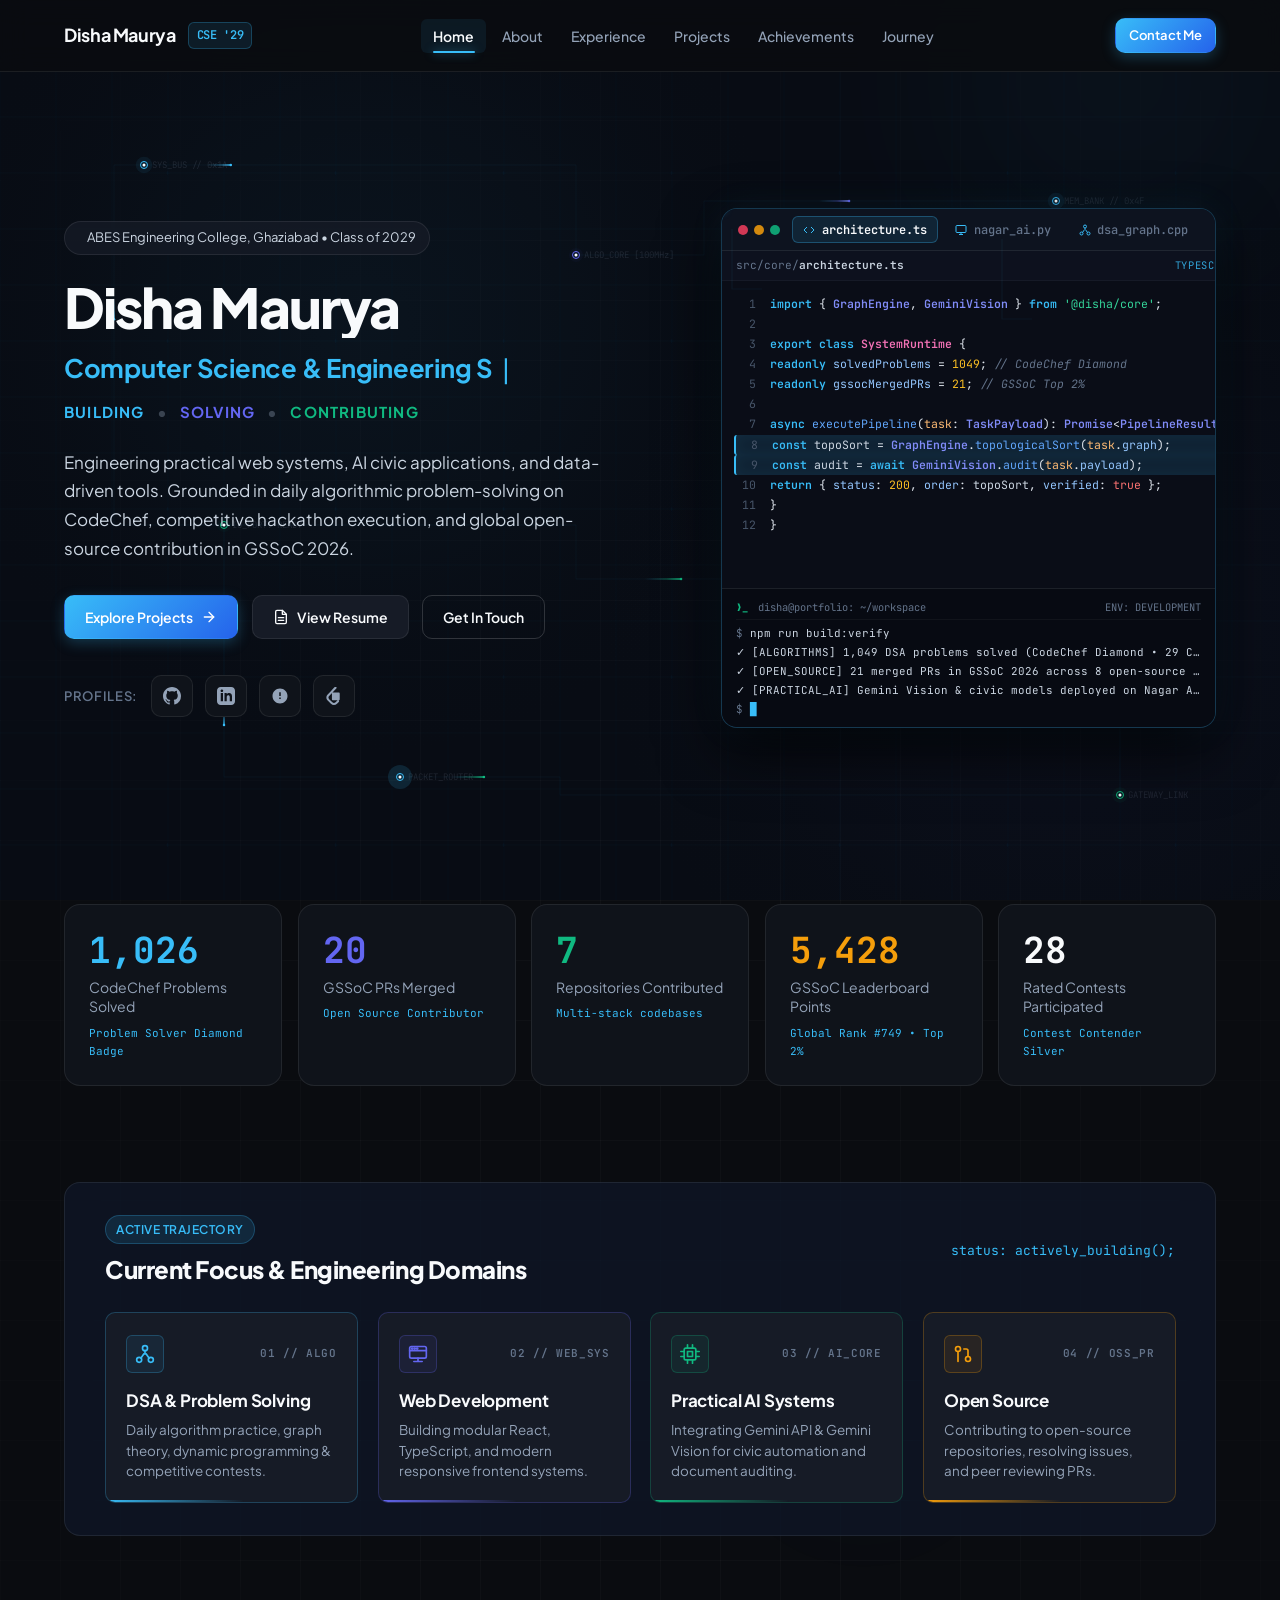
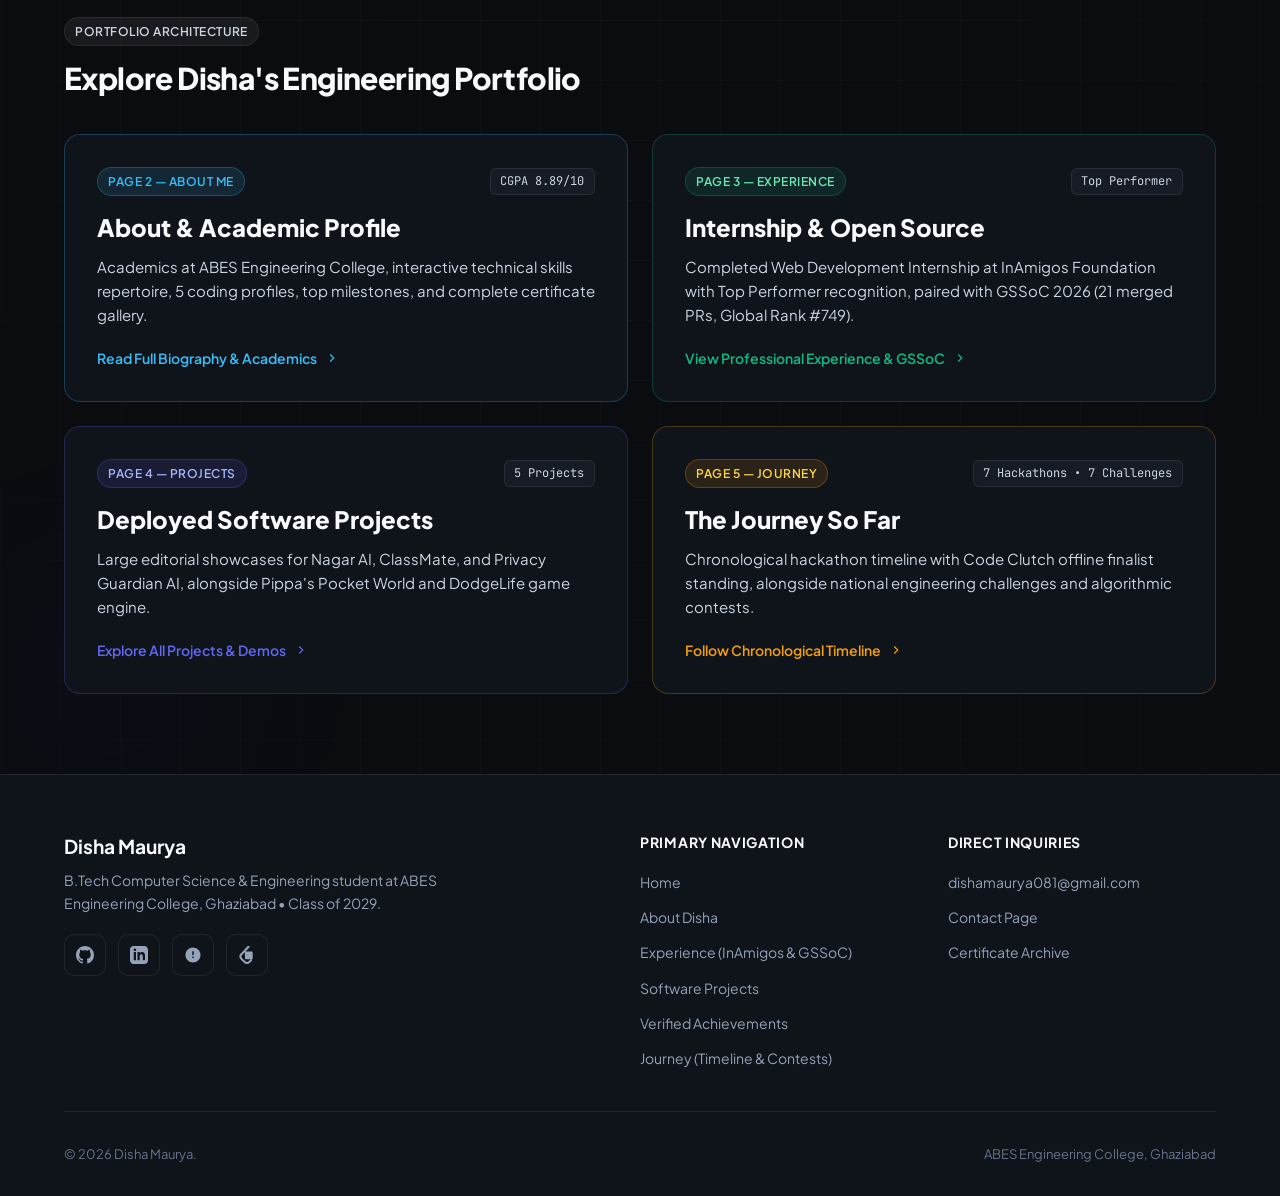
<file: index.html>
<!DOCTYPE html>
<html lang="en">
<head>
  <meta charset="UTF-8">
  <meta name="viewport" content="width=device-width, initial-scale=1.0">
  <meta name="description" content="Disha Maurya — B.Tech Computer Science & Engineering Student at ABES Engineering College, Ghaziabad. Software development, practical AI applications, algorithmic problem solving (1,049+ problems), open source (GSSoC 2026 Top 2%), and hackathons.">
  <title>Disha Maurya | Computer Science & Engineering Portfolio</title>
  <link rel="stylesheet" href="css/style.css">
  <link rel="stylesheet" href="css/animations.css">
  <link rel="icon" type="image/svg+xml" href="data:image/svg+xml,<svg xmlns='http://www.w3.org/2000/svg' viewBox='0 0 24 24' fill='%2338bdf8'><path d='M12 2L2 7l10 5 10-5-10-5zM2 17l10 5 10-5M2 12l10 5 10-5'/></svg>">
</head>
<body>

  <!-- Site Navigation (5 Core Pages) -->
  <header class="site-header">
    <div class="container nav-container">
      <a href="index.html" class="brand-logo" aria-label="Disha Maurya Home">
        <span>Disha Maurya</span>
        <span class="brand-badge">CSE '29</span>
      </a>

      <nav aria-label="Main Navigation">
        <ul class="nav-links">
          <li><a href="index.html" class="nav-link active">Home</a></li>
          <li><a href="about.html" class="nav-link">About</a></li>
          <li><a href="experience.html" class="nav-link">Experience</a></li>
          <li><a href="projects.html" class="nav-link">Projects</a></li>
          <li><a href="achievements.html" class="nav-link">Achievements</a></li>
          <li><a href="journey.html" class="nav-link">Journey</a></li>
        </ul>
      </nav>

      <div class="nav-actions">
        <a href="contact.html" class="btn btn-primary btn-sm">Contact Me</a>
        <button class="mobile-toggle" aria-label="Toggle navigation menu" aria-expanded="false">
          <svg width="22" height="22" viewBox="0 0 24 24" fill="none" stroke="currentColor" stroke-width="2" stroke-linecap="round" stroke-linejoin="round">
            <line x1="3" y1="12" x2="21" y2="12"></line>
            <line x1="3" y1="6" x2="21" y2="6"></line>
            <line x1="3" y1="18" x2="21" y2="18"></line>
          </svg>
        </button>
      </div>
    </div>
  </header>

  <!-- Mobile Drawer -->
  <div class="mobile-backdrop"></div>
  <aside class="mobile-drawer">
    <div style="display: flex; justify-content: space-between; align-items: center; margin-bottom: 1.5rem; padding-bottom: 0.75rem; border-bottom: 1px solid var(--border-subtle);">
      <span style="font-weight: 700; font-size: 1rem;">Navigation</span>
      <span class="brand-badge">ABESEC</span>
    </div>
    <a href="index.html" class="nav-link active">Home</a>
    <a href="about.html" class="nav-link">About</a>
    <a href="experience.html" class="nav-link">Experience</a>
    <a href="projects.html" class="nav-link">Projects</a>
    <a href="achievements.html" class="nav-link">Achievements</a>
    <a href="journey.html" class="nav-link">Journey</a>
    <div style="margin-top: 1.5rem; padding-top: 1rem; border-top: 1px solid var(--border-subtle);">
      <a href="contact.html" class="btn btn-primary btn-sm" style="width: 100%; text-align: center;">Contact Me</a>
    </div>
  </aside>

  <!-- =====================================================================
       HERO SECTION — Two-Column Composition with Digital Centerpiece
       ===================================================================== -->
  <section class="hero-section" style="padding: 4.5rem 0 3.5rem; position: relative;">
    <div class="container">
      <div class="hero-grid">
        
        <!-- Left Column: Professional Narrative & CTAs -->
        <div class="hero-content">
          <div class="hero-status-pill hero-animate hero-anim-0" style="margin-bottom: 1.25rem;">
            <span class="status-indicator"></span>
            <span>ABES Engineering College, Ghaziabad • Class of 2029</span>
          </div>

          <h1 class="hero-title hero-animate hero-anim-1">
            <span class="hero-title-masked"><span class="hero-title-inner">Disha Maurya</span></span>
          </h1>

          <div class="hero-role hero-animate hero-anim-2">
            Computer Science &amp; Engineering Student
          </div>

          <div class="hero-animate hero-anim-3" style="display: flex; align-items: center; gap: 0.75rem; font-size: 0.9375rem; font-weight: 700; color: var(--text-muted); text-transform: uppercase; letter-spacing: 0.08em; margin-bottom: 1.5rem;">
            <span style="color: var(--accent-cyan);">Building</span>
            <span style="opacity: 0.35;">•</span>
            <span style="color: var(--accent-indigo);">Solving</span>
            <span style="opacity: 0.35;">•</span>
            <span style="color: var(--accent-emerald);">Contributing</span>
          </div>

          <p class="hero-desc hero-animate hero-anim-4">
            Engineering practical web systems, AI civic applications, and data-driven tools. Grounded in daily algorithmic problem-solving on CodeChef, competitive hackathon execution, and global open-source contribution in GSSoC 2026.
          </p>

          <div class="hero-cta-group hero-animate hero-anim-5">
            <a href="projects.html" class="btn btn-primary">
              <span>Explore Projects</span>
              <svg width="18" height="18" viewBox="0 0 24 24" fill="none" stroke="currentColor" stroke-width="2" stroke-linecap="round" stroke-linejoin="round">
                <line x1="5" y1="12" x2="19" y2="12"></line>
                <polyline points="12 5 19 12 12 19"></polyline>
              </svg>
            </a>

            <a href="Disha_Maurya_Resume.pdf" target="_blank" rel="noopener noreferrer" class="btn btn-secondary" id="heroResumeBtn" aria-label="View Disha Maurya's Resume in a new browser tab">
              <svg width="16" height="16" viewBox="0 0 24 24" fill="none" stroke="currentColor" stroke-width="2" stroke-linecap="round" stroke-linejoin="round">
                <path d="M14 2H6a2 2 0 0 0-2 2v16a2 2 0 0 0 2 2h12a2 2 0 0 0 2-2V8z"></path>
                <polyline points="14 2 14 8 20 8"></polyline>
                <line x1="16" y1="13" x2="8" y2="13"></line>
                <line x1="16" y1="17" x2="8" y2="17"></line>
              </svg>
              <span>View Resume</span>
            </a>

            <a href="about.html#contact" class="btn btn-outline">
              Get In Touch
            </a>
          </div>

          <!-- Social Links -->
          <div class="hero-animate hero-anim-6" style="display: flex; align-items: center; gap: 0.85rem; flex-wrap: wrap;">
            <span style="font-size: 0.8125rem; color: var(--text-dim); text-transform: uppercase; letter-spacing: 0.05em; font-weight: 600;">Profiles:</span>
            <div class="social-links">
              <a href="https://github.com/dishamaurya081-create" target="_blank" rel="noopener noreferrer" class="social-link" aria-label="GitHub"><svg viewBox="0 0 24 24" fill="currentColor"><path d="M12 0C5.37 0 0 5.37 0 12c0 5.31 3.435 9.795 8.205 11.385.6.105.825-.255.825-.57 0-.285-.015-1.23-.015-2.235-3.015.555-3.795-.735-4.035-1.41-.135-.345-.72-1.41-1.23-1.695-.42-.225-1.02-.78-.015-.795.945-.015 1.62.87 1.845 1.23 1.08 1.815 2.805 1.305 3.495.99.105-.78.42-1.305.765-1.605-2.67-.3-5.46-1.335-5.46-5.925 0-1.305.465-2.385 1.23-3.225-.12-.3-.54-1.53.12-3.18 0 0 1.005-.315 3.3 1.23.96-.27 1.98-.405 3-.405s2.04.135 3 .405c2.295-1.56 3.3-1.23 3.3-1.23.66 1.65.24 2.88.12 3.18.765.84 1.23 1.905 1.23 3.225 0 4.605-2.805 5.625-5.475 5.925.435.375.81 1.095.81 2.22 0 1.605-.015 2.895-.015 3.3 0 .315.225.69.825.57A12.02 12.02 0 0024 12c0-6.63-5.37-12-12-12z"/></svg></a>
              <a href="https://www.linkedin.com/in/disha-maurya-9996413b5/" target="_blank" rel="noopener noreferrer" class="social-link" aria-label="LinkedIn"><svg viewBox="0 0 24 24" fill="currentColor"><path d="M19 0h-14c-2.761 0-5 2.239-5 5v14c0 2.761 2.239 5 5 5h14c2.762 0 5-2.239 5-5v-14c0-2.761-2.238-5-5-5zm-11 19h-3v-11h3v11zm-1.5-12.268c-.966 0-1.75-.79-1.75-1.764s.784-1.764 1.75-1.764 1.75.79 1.75 1.764-.783 1.764-1.75 1.764zm13.5 12.268h-3v-5.604c0-3.368-4-3.113-4 0v5.604h-3v-11h3v1.765c1.396-2.586 7-2.777 7 2.476v6.759z"/></svg></a>
              <a href="https://www.codechef.com/users/disha081" target="_blank" rel="noopener noreferrer" class="social-link" aria-label="CodeChef"><svg viewBox="0 0 24 24" fill="currentColor"><path d="M12 2C6.48 2 2 6.48 2 12s4.48 10 10 10 10-4.48 10-10S17.52 2 12 2zm1 14h-2v-2h2v2zm0-4h-2V7h2v5z"/></svg></a>
              <a href="https://leetcode.com/u/disha081/" target="_blank" rel="noopener noreferrer" class="social-link" aria-label="LeetCode"><svg viewBox="0 0 24 24" fill="currentColor"><path d="M13.483 0a1.374 1.374 0 0 0-.961.438L7.116 6.226l-3.854 4.126a5.266 5.266 0 0 0-1.209 2.104 5.35 5.35 0 0 0-.125.513 5.527 5.527 0 0 0 .062 2.362 5.83 5.83 0 0 0 .349 1.017 5.938 5.938 0 0 0 1.271 1.818l4.277 4.193.039.038c2.248 2.165 5.852 2.133 8.063-.074l2.396-2.392c.54-.54.54-1.414.003-1.955a1.378 1.378 0 0 0-1.951-.003l-2.396 2.392a3.021 3.021 0 0 1-4.205.038l-.02-.019-4.276-4.193c-.652-.64-.972-1.469-.948-2.263a2.68 2.68 0 0 1 .666-1.607 2.6 2.6 0 0 1 .616-.499l3.8-4.069 5.36-5.748c.535-.541.535-1.418-.002-1.959A1.37 1.37 0 0 0 13.483 0zm-2.88 7.286c-.766 0-1.388.622-1.388 1.388v7.652c0 .766.622 1.388 1.388 1.388h7.652c.766 0 1.388-.622 1.388-1.388V8.674c0-.766-.622-1.388-1.388-1.388z"/></svg></a>
            </div>
          </div>
        </div>

        <!-- Right Column: Software Engineering Workspace & Systems Architecture -->
        <div class="hero-visual">
          <div class="cse-workspace-card" id="heroWorkspaceVisual" title="Disha Maurya — Interactive Software Engineering Architecture">
            
            <!-- Window IDE Header Bar -->
            <div class="workspace-titlebar">
              <div class="titlebar-controls" aria-hidden="true">
                <span class="control-dot dot-close"></span>
                <span class="control-dot dot-min"></span>
                <span class="control-dot dot-expand"></span>
              </div>
              <div class="workspace-tabs" role="tablist" aria-label="Code and Architecture Tabs">
                <button class="ws-tab active" data-tab="runtime" role="tab" aria-selected="true" id="tabRuntime">
                  <svg width="12" height="12" viewBox="0 0 24 24" fill="none" stroke="currentColor" stroke-width="2"><polyline points="16 18 22 12 16 6"></polyline><polyline points="8 6 2 12 8 18"></polyline></svg>
                  <span>architecture.ts</span>
                </button>
                <button class="ws-tab" data-tab="ai" role="tab" aria-selected="false" id="tabAI">
                  <svg width="12" height="12" viewBox="0 0 24 24" fill="none" stroke="currentColor" stroke-width="2"><rect x="2" y="3" width="20" height="14" rx="2"></rect><line x1="8" y1="21" x2="16" y2="21"></line><line x1="12" y1="17" x2="12" y2="21"></line></svg>
                  <span>nagar_ai.py</span>
                </button>
                <button class="ws-tab" data-tab="dsa" role="tab" aria-selected="false" id="tabDSA">
                  <svg width="12" height="12" viewBox="0 0 24 24" fill="none" stroke="currentColor" stroke-width="2"><circle cx="12" cy="5" r="3"></circle><circle cx="5" cy="19" r="3"></circle><circle cx="19" cy="19" r="3"></circle><path d="M12 8v4M7 17l3.5-5M17 17l-3.5-5"></path></svg>
                  <span>dsa_graph.cpp</span>
                </button>
              </div>
            </div>

            <!-- Workspace Body: Editor Pane + Systems Architecture Modules -->
            <div class="workspace-interior">
              
              <!-- Left Column: Code Editor with Syntax Highlighting -->
              <div class="workspace-editor-pane">
                <div class="editor-subbar">
                  <div class="file-path-indicator mono">
                    <span class="path-prefix">src/core/</span><span class="path-current" id="activeFileLabel">architecture.ts</span>
                  </div>
                  <span class="lang-pill mono" id="activeLangLabel">TYPESCRIPT</span>
                </div>
                <div class="code-viewport" id="codeViewport" aria-label="Code Editor Preview">
                  <!-- Dynamically rendered by hero-centerpiece.js -->
                </div>
              </div>

              <!-- Right Column: Connected Software Architecture Modules -->
              <div class="workspace-modules-pane">
                
                <!-- Module A: Algorithm & Data Structure Engine -->
                <div class="system-module algo-module" id="moduleAlgo">
                  <div class="module-header">
                    <div class="module-title-wrap">
                      <span class="module-badge badge-blue">ALGORITHM</span>
                      <span class="module-name mono">DSA Engine</span>
                    </div>
                    <span class="module-stat-pill mono">1,049+ Solved</span>
                  </div>
                  <div class="flowchart-container" aria-label="Algorithm Pipeline Flow">
                    <div class="flow-node">Stream</div>
                    <div class="flow-connector" aria-hidden="true">➔</div>
                    <div class="flow-node active-step" id="flowStep2">O(log N) Heap</div>
                    <div class="flow-connector" aria-hidden="true">➔</div>
                    <div class="flow-node" id="flowStep3">Topological DP</div>
                  </div>
                </div>

                <!-- Module B: Distributed Architecture Bus -->
                <div class="system-module arch-bus-module" id="moduleBus">
                  <div class="module-header">
                    <div class="module-title-wrap">
                      <span class="module-badge badge-purple">AI SYSTEMS</span>
                      <span class="module-name mono">Full-Stack Flow</span>
                    </div>
                    <span class="module-stat-pill mono text-cyan">REST / JSON</span>
                  </div>
                  <div class="bus-architecture-flow">
                    <div class="bus-tier">
                      <span class="tier-label mono">REACT</span>
                      <span class="tier-detail">TS Client</span>
                    </div>
                    <div class="bus-bridge" aria-hidden="true">
                      <span class="bridge-line"></span>
                      <span class="bridge-tag mono">API</span>
                    </div>
                    <div class="bus-tier">
                      <span class="tier-label mono">DATABASE</span>
                      <span class="tier-detail">PostgreSQL</span>
                    </div>
                  </div>
                </div>

                <!-- Module C: Open Source Verified Metric -->
                <div class="system-module oss-module" id="moduleOss">
                  <div class="module-header">
                    <div class="module-title-wrap">
                      <span class="module-badge badge-green">OPEN SOURCE</span>
                      <span class="module-name mono">GSSoC '26</span>
                    </div>
                    <span class="module-stat-pill mono text-emerald">21 PRs Merged</span>
                  </div>
                  <div class="oss-badges-row mono">
                    <span class="oss-chip">Global Rank #749</span>
                    <span class="oss-chip">Top 2%</span>
                    <span class="oss-chip">8 Repos</span>
                  </div>
                </div>

              </div>

            </div>

            <!-- Integrated Developer Terminal Console -->
            <div class="workspace-terminal-pane">
              <div class="terminal-header-bar mono">
                <div class="term-left">
                  <span class="term-icon">❯_</span>
                  <span class="term-path">disha@portfolio: ~/workspace</span>
                </div>
                <div class="term-right">
                  <span class="term-pill">ENV: DEVELOPMENT</span>
                </div>
              </div>
              <div class="terminal-console mono" id="terminalConsole" aria-live="polite">
                <div class="term-row"><span class="term-dim">$</span> npm run build:verify</div>
                <div class="term-row text-cyan">✓ [ALGORITHMS] 1,049 DSA problems solved (CodeChef Diamond • 29 Contests)</div>
                <div class="term-row text-emerald">✓ [OPEN_SOURCE] 21 merged PRs in GSSoC 2026 across 8 open-source repositories</div>
                <div class="term-row text-indigo">✓ [PRACTICAL_AI] Gemini Vision & civic models deployed on Nagar AI & Privacy Guardian</div>
                <div class="term-row active-cmd"><span class="term-dim">$</span> <span class="term-cursor">█</span></div>
              </div>
            </div>

            <!-- Structured 90-degree Circuit Trace Paths (Computer Architecture Conduits) -->
            <svg class="workspace-circuits-canvas" aria-hidden="true" preserveAspectRatio="none">
              <path class="circuit-path" d="M 10,20 L 10,80 L 40,80" fill="none"></path>
              <path class="circuit-path" d="M 280,30 L 280,110 L 310,110" fill="none"></path>
              <circle class="circuit-signal pulse-1" r="2.5"></circle>
              <circle class="circuit-signal pulse-2" r="2.5"></circle>
            </svg>

          </div>
        </div>

      </div>
    </div>
  </section>

  <!-- =====================================================================
       PROOF-OF-WORK VERIFIED STATS STRIP
       ===================================================================== -->
  <section class="container" style="margin-bottom: 4rem;">
    <div class="stats-grid">
      <div class="stat-card">
        <div class="stat-number" style="color: var(--accent-cyan);">1,049</div>
        <div class="stat-label">CodeChef Problems Solved</div>
        <span class="stat-tag">Problem Solver Diamond Badge</span>
      </div>
      <div class="stat-card">
        <div class="stat-number" style="color: var(--accent-indigo);">21</div>
        <div class="stat-label">GSSoC PRs Merged</div>
        <span class="stat-tag">Open Source Contributor</span>
      </div>
      <div class="stat-card">
        <div class="stat-number" style="color: var(--accent-emerald);">8</div>
        <div class="stat-label">Repositories Contributed</div>
        <span class="stat-tag">Multi-stack codebases</span>
      </div>
      <div class="stat-card">
        <div class="stat-number" style="color: var(--accent-amber);">5,550</div>
        <div class="stat-label">GSSoC Leaderboard Points</div>
        <span class="stat-tag">Global Rank #749 • Top 2%</span>
      </div>
      <div class="stat-card">
        <div class="stat-number" style="color: var(--text-primary);">29</div>
        <div class="stat-label">Rated Contests Participated</div>
        <span class="stat-tag">Contest Contender Silver</span>
      </div>
    </div>
  </section>

  <!-- =====================================================================
       CURRENT FOCUS SECTION
       ===================================================================== -->
  <section class="container" style="margin-bottom: 5rem;">
    <div style="background: rgba(15, 23, 42, 0.7); border: 1px solid var(--border-subtle); border-radius: var(--radius-lg); padding: 2rem 2.5rem;" class="reveal">
      <div style="display: flex; justify-content: space-between; align-items: center; gap: 1.5rem; flex-wrap: wrap; margin-bottom: 1.5rem;">
        <div>
          <span class="badge badge-cyan">Active Trajectory</span>
          <h2 style="font-size: 1.5rem; font-weight: 800; letter-spacing: -0.02em; margin-top: 0.35rem;">
            Current Focus & Engineering Domains
          </h2>
        </div>
        <span class="mono" style="font-size: 0.8125rem; color: var(--accent-cyan);">status: actively_building();</span>
      </div>

      <div class="grid-4 focus-domains-grid" style="display: grid; grid-template-columns: repeat(auto-fit, minmax(220px, 1fr)); gap: 1.25rem;">
        
        <div class="focus-domain-card focus-cyan reveal stagger-1">
          <div class="focus-domain-top">
            <div class="focus-domain-icon">
              <svg width="20" height="20" viewBox="0 0 24 24" fill="none" stroke="currentColor" stroke-width="2" stroke-linecap="round" stroke-linejoin="round">
                <circle cx="12" cy="5" r="3"></circle>
                <circle cx="5" cy="19" r="3"></circle>
                <circle cx="19" cy="19" r="3"></circle>
                <path d="M12 8v4M7 17l3.5-5M17 17l-3.5-5"></path>
              </svg>
            </div>
            <span class="focus-domain-tag mono">01 // ALGO</span>
          </div>
          <div class="focus-domain-title">DSA & Problem Solving</div>
          <div class="focus-domain-desc">Daily algorithm practice, graph theory, dynamic programming & competitive contests.</div>
          <div class="focus-domain-bar"></div>
        </div>

        <div class="focus-domain-card focus-indigo reveal stagger-2">
          <div class="focus-domain-top">
            <div class="focus-domain-icon">
              <svg width="20" height="20" viewBox="0 0 24 24" fill="none" stroke="currentColor" stroke-width="2" stroke-linecap="round" stroke-linejoin="round">
                <rect x="2" y="3" width="20" height="14" rx="2"></rect>
                <line x1="2" y1="8" x2="22" y2="8"></line>
                <circle cx="5" cy="5.5" r="0.75" fill="currentColor"></circle>
                <circle cx="8" cy="5.5" r="0.75" fill="currentColor"></circle>
                <circle cx="11" cy="5.5" r="0.75" fill="currentColor"></circle>
                <path d="M7 21h10M12 17v4"></path>
              </svg>
            </div>
            <span class="focus-domain-tag mono">02 // WEB_SYS</span>
          </div>
          <div class="focus-domain-title">Web Development</div>
          <div class="focus-domain-desc">Building modular React, TypeScript, and modern responsive frontend systems.</div>
          <div class="focus-domain-bar"></div>
        </div>

        <div class="focus-domain-card focus-emerald reveal stagger-3">
          <div class="focus-domain-top">
            <div class="focus-domain-icon">
              <svg width="20" height="20" viewBox="0 0 24 24" fill="none" stroke="currentColor" stroke-width="2" stroke-linecap="round" stroke-linejoin="round">
                <rect x="5" y="5" width="14" height="14" rx="2"></rect>
                <path d="M9 9h6v6H9z"></path>
                <path d="M9 1v4M15 1v4M9 19v4M15 19v4M1 9h4M1 15h4M19 9h4M19 15h4"></path>
              </svg>
            </div>
            <span class="focus-domain-tag mono">03 // AI_CORE</span>
          </div>
          <div class="focus-domain-title">Practical AI Systems</div>
          <div class="focus-domain-desc">Integrating Gemini API & Gemini Vision for civic automation and document auditing.</div>
          <div class="focus-domain-bar"></div>
        </div>

        <div class="focus-domain-card focus-amber reveal stagger-4">
          <div class="focus-domain-top">
            <div class="focus-domain-icon">
              <svg width="20" height="20" viewBox="0 0 24 24" fill="none" stroke="currentColor" stroke-width="2" stroke-linecap="round" stroke-linejoin="round">
                <circle cx="18" cy="18" r="3"></circle>
                <circle cx="6" cy="6" r="3"></circle>
                <path d="M13 6h3a2 2 0 0 1 2 2v7"></path>
                <line x1="6" y1="9" x2="6" y2="21"></line>
              </svg>
            </div>
            <span class="focus-domain-tag mono">04 // OSS_PR</span>
          </div>
          <div class="focus-domain-title">Open Source</div>
          <div class="focus-domain-desc">Contributing to open-source repositories, resolving issues, and peer reviewing PRs.</div>
          <div class="focus-domain-bar"></div>
        </div>

      </div>
    </div>
  </section>

  <!-- =====================================================================
       EXPLORATION CONDUITS TO THE 4 OTHER PRIMARY PAGES
       ===================================================================== -->
  <main class="container" style="margin-bottom: 5rem;">
    <div style="margin-bottom: 2rem;">
      <span class="badge badge-neutral">Portfolio Architecture</span>
      <h2 style="font-size: 1.875rem; font-weight: 800; letter-spacing: -0.02em; margin-top: 0.5rem;">
        Explore Disha's Engineering Portfolio
      </h2>
    </div>

    <div class="grid-2" style="gap: 1.5rem;">
      
      <!-- Link to ABOUT -->
      <a href="about.html" class="card" style="display: flex; flex-direction: column; justify-content: space-between; padding: 2rem; border-color: rgba(56, 189, 248, 0.25); text-decoration: none;">
        <div>
          <div style="display: flex; justify-content: space-between; align-items: center; margin-bottom: 0.75rem;">
            <span class="badge badge-cyan">Page 2 — About Me</span>
            <span class="pill-tag mono">CGPA 8.89/10</span>
          </div>
          <h3 style="font-size: 1.5rem; font-weight: 800; margin-bottom: 0.5rem; color: var(--text-primary);">
            About & Academic Profile
          </h3>
          <p style="color: var(--text-secondary); font-size: 0.9375rem; line-height: 1.6; margin-bottom: 1.25rem;">
            Academics at ABES Engineering College, interactive technical skills repertoire, 5 coding profiles, top milestones, and complete certificate gallery.
          </p>
        </div>
        <div style="display: flex; align-items: center; gap: 0.5rem; font-size: 0.875rem; font-weight: 600; color: var(--accent-cyan);">
          <span>Read Full Biography & Academics</span>
          <svg width="14" height="14" viewBox="0 0 24 24" fill="none" stroke="currentColor" stroke-width="2"><polyline points="9 18 15 12 9 6"></polyline></svg>
        </div>
      </a>

      <!-- Link to EXPERIENCE -->
      <a href="experience.html" class="card" style="display: flex; flex-direction: column; justify-content: space-between; padding: 2rem; border-color: rgba(16, 185, 129, 0.25); text-decoration: none;">
        <div>
          <div style="display: flex; justify-content: space-between; align-items: center; margin-bottom: 0.75rem;">
            <span class="badge badge-emerald">Page 3 — Experience</span>
            <span class="pill-tag mono">Top Performer</span>
          </div>
          <h3 style="font-size: 1.5rem; font-weight: 800; margin-bottom: 0.5rem; color: var(--text-primary);">
            Internship & Open Source
          </h3>
          <p style="color: var(--text-secondary); font-size: 0.9375rem; line-height: 1.6; margin-bottom: 1.25rem;">
            Completed Web Development Internship at InAmigos Foundation with Top Performer recognition, paired with GSSoC 2026 (21 merged PRs, Global Rank #749).
          </p>
        </div>
        <div style="display: flex; align-items: center; gap: 0.5rem; font-size: 0.875rem; font-weight: 600; color: var(--accent-emerald);">
          <span>View Professional Experience & GSSoC</span>
          <svg width="14" height="14" viewBox="0 0 24 24" fill="none" stroke="currentColor" stroke-width="2"><polyline points="9 18 15 12 9 6"></polyline></svg>
        </div>
      </a>

      <!-- Link to PROJECTS -->
      <a href="projects.html" class="card" style="display: flex; flex-direction: column; justify-content: space-between; padding: 2rem; border-color: rgba(99, 102, 241, 0.25); text-decoration: none;">
        <div>
          <div style="display: flex; justify-content: space-between; align-items: center; margin-bottom: 0.75rem;">
            <span class="badge badge-indigo">Page 4 — Projects</span>
            <span class="pill-tag mono">5 Projects</span>
          </div>
          <h3 style="font-size: 1.5rem; font-weight: 800; margin-bottom: 0.5rem; color: var(--text-primary);">
            Deployed Software Projects
          </h3>
          <p style="color: var(--text-secondary); font-size: 0.9375rem; line-height: 1.6; margin-bottom: 1.25rem;">
            Large editorial showcases for Nagar AI, ClassMate, and Privacy Guardian AI, alongside Pippa's Pocket World and DodgeLife game engine.
          </p>
        </div>
        <div style="display: flex; align-items: center; gap: 0.5rem; font-size: 0.875rem; font-weight: 600; color: var(--accent-indigo);">
          <span>Explore All Projects & Demos</span>
          <svg width="14" height="14" viewBox="0 0 24 24" fill="none" stroke="currentColor" stroke-width="2"><polyline points="9 18 15 12 9 6"></polyline></svg>
        </div>
      </a>

      <!-- Link to JOURNEY -->
      <a href="journey.html" class="card" style="display: flex; flex-direction: column; justify-content: space-between; padding: 2rem; border-color: rgba(245, 158, 11, 0.25); text-decoration: none;">
        <div>
          <div style="display: flex; justify-content: space-between; align-items: center; margin-bottom: 0.75rem;">
            <span class="badge badge-amber">Page 5 — Journey</span>
            <span class="pill-tag mono">7 Hackathons • 7 Challenges</span>
          </div>
          <h3 style="font-size: 1.5rem; font-weight: 800; margin-bottom: 0.5rem; color: var(--text-primary);">
            The Journey So Far
          </h3>
          <p style="color: var(--text-secondary); font-size: 0.9375rem; line-height: 1.6; margin-bottom: 1.25rem;">
            Chronological hackathon timeline with Code Clutch offline finalist standing, alongside national engineering challenges and algorithmic contests.
          </p>
        </div>
        <div style="display: flex; align-items: center; gap: 0.5rem; font-size: 0.875rem; font-weight: 600; color: var(--accent-amber);">
          <span>Follow Chronological Timeline</span>
          <svg width="14" height="14" viewBox="0 0 24 24" fill="none" stroke="currentColor" stroke-width="2"><polyline points="9 18 15 12 9 6"></polyline></svg>
        </div>
      </a>

    </div>
  </main>

  <!-- Site Footer -->
  <footer class="site-footer">
    <div class="container">
      <div class="footer-grid">
        <div class="footer-col">
          <div style="font-weight: 700; font-size: 1.2rem; margin-bottom: 0.5rem;">Disha Maurya</div>
          <p style="color: var(--text-muted); font-size: 0.875rem; max-width: 380px; line-height: 1.6; margin-bottom: 1.25rem;">
            B.Tech Computer Science & Engineering student at ABES Engineering College, Ghaziabad • Class of 2029.
          </p>
          <div class="social-links">
            <a href="https://github.com/dishamaurya081-create" target="_blank" rel="noopener noreferrer" class="social-link" aria-label="GitHub"><svg viewBox="0 0 24 24" fill="currentColor"><path d="M12 0C5.37 0 0 5.37 0 12c0 5.31 3.435 9.795 8.205 11.385.6.105.825-.255.825-.57 0-.285-.015-1.23-.015-2.235-3.015.555-3.795-.735-4.035-1.41-.135-.345-.72-1.41-1.23-1.695-.42-.225-1.02-.78-.015-.795.945-.015 1.62.87 1.845 1.23 1.08 1.815 2.805 1.305 3.495.99.105-.78.42-1.305.765-1.605-2.67-.3-5.46-1.335-5.46-5.925 0-1.305.465-2.385 1.23-3.225-.12-.3-.54-1.53.12-3.18 0 0 1.005-.315 3.3 1.23.96-.27 1.98-.405 3-.405s2.04.135 3 .405c2.295-1.56 3.3-1.23 3.3-1.23.66 1.65.24 2.88.12 3.18.765.84 1.23 1.905 1.23 3.225 0 4.605-2.805 5.625-5.475 5.925.435.375.81 1.095.81 2.22 0 1.605-.015 2.895-.015 3.3 0 .315.225.69.825.57A12.02 12.02 0 0024 12c0-6.63-5.37-12-12-12z"/></svg></a>
            <a href="https://www.linkedin.com/in/disha-maurya-9996413b5/" target="_blank" rel="noopener noreferrer" class="social-link" aria-label="LinkedIn"><svg viewBox="0 0 24 24" fill="currentColor"><path d="M19 0h-14c-2.761 0-5 2.239-5 5v14c0 2.761 2.239 5 5 5h14c2.762 0 5-2.239 5-5v-14c0-2.761-2.238-5-5-5zm-11 19h-3v-11h3v11zm-1.5-12.268c-.966 0-1.75-.79-1.75-1.764s.784-1.764 1.75-1.764 1.75.79 1.75 1.764-.783 1.764-1.75 1.764zm13.5 12.268h-3v-5.604c0-3.368-4-3.113-4 0v5.604h-3v-11h3v1.765c1.396-2.586 7-2.777 7 2.476v6.759z"/></svg></a>
            <a href="https://www.codechef.com/users/disha081" target="_blank" rel="noopener noreferrer" class="social-link" aria-label="CodeChef"><svg viewBox="0 0 24 24" fill="currentColor"><path d="M12 2C6.48 2 2 6.48 2 12s4.48 10 10 10 10-4.48 10-10S17.52 2 12 2zm1 14h-2v-2h2v2zm0-4h-2V7h2v5z"/></svg></a>
            <a href="https://leetcode.com/u/disha081/" target="_blank" rel="noopener noreferrer" class="social-link" aria-label="LeetCode"><svg viewBox="0 0 24 24" fill="currentColor"><path d="M13.483 0a1.374 1.374 0 0 0-.961.438L7.116 6.226l-3.854 4.126a5.266 5.266 0 0 0-1.209 2.104 5.35 5.35 0 0 0-.125.513 5.527 5.527 0 0 0 .062 2.362 5.83 5.83 0 0 0 .349 1.017 5.938 5.938 0 0 0 1.271 1.818l4.277 4.193.039.038c2.248 2.165 5.852 2.133 8.063-.074l2.396-2.392c.54-.54.54-1.414.003-1.955a1.378 1.378 0 0 0-1.951-.003l-2.396 2.392a3.021 3.021 0 0 1-4.205.038l-.02-.019-4.276-4.193c-.652-.64-.972-1.469-.948-2.263a2.68 2.68 0 0 1 .666-1.607 2.6 2.6 0 0 1 .616-.499l3.8-4.069 5.36-5.748c.535-.541.535-1.418-.002-1.959A1.37 1.37 0 0 0 13.483 0zm-2.88 7.286c-.766 0-1.388.622-1.388 1.388v7.652c0 .766.622 1.388 1.388 1.388h7.652c.766 0 1.388-.622 1.388-1.388V8.674c0-.766-.622-1.388-1.388-1.388z"/></svg></a>
          </div>
        </div>

        <div class="footer-col">
          <h4>Primary Navigation</h4>
          <ul class="footer-links">
            <li><a href="index.html" class="footer-link">Home</a></li>
            <li><a href="about.html" class="footer-link">About Disha</a></li>
            <li><a href="experience.html" class="footer-link">Experience (InAmigos & GSSoC)</a></li>
            <li><a href="projects.html" class="footer-link">Software Projects</a></li>
            <li><a href="achievements.html" class="footer-link">Verified Achievements</a></li>
            <li><a href="journey.html" class="footer-link">Journey (Timeline & Contests)</a></li>
          </ul>
        </div>

        <div class="footer-col">
          <h4>Direct Inquiries</h4>
          <ul class="footer-links">
            <li><a href="mailto:dishamaurya081@gmail.com" class="footer-link">dishamaurya081@gmail.com</a></li>
            <li><a href="contact.html" class="footer-link">Contact Page</a></li>
            <li><a href="journey.html" class="footer-link">Certificate Archive</a></li>
          </ul>
        </div>
      </div>

      <div class="footer-bottom">
        <div>&copy; 2026 Disha Maurya.</div>
        <div>ABES Engineering College, Ghaziabad</div>
      </div>
    </div>
  </footer>

  <script src="js/main.js"></script>
  <script src="js/animations.js"></script>
  <script src="js/cse-background.js"></script>
  <script src="js/hero-centerpiece.js"></script>
</body>
</html>
</file>
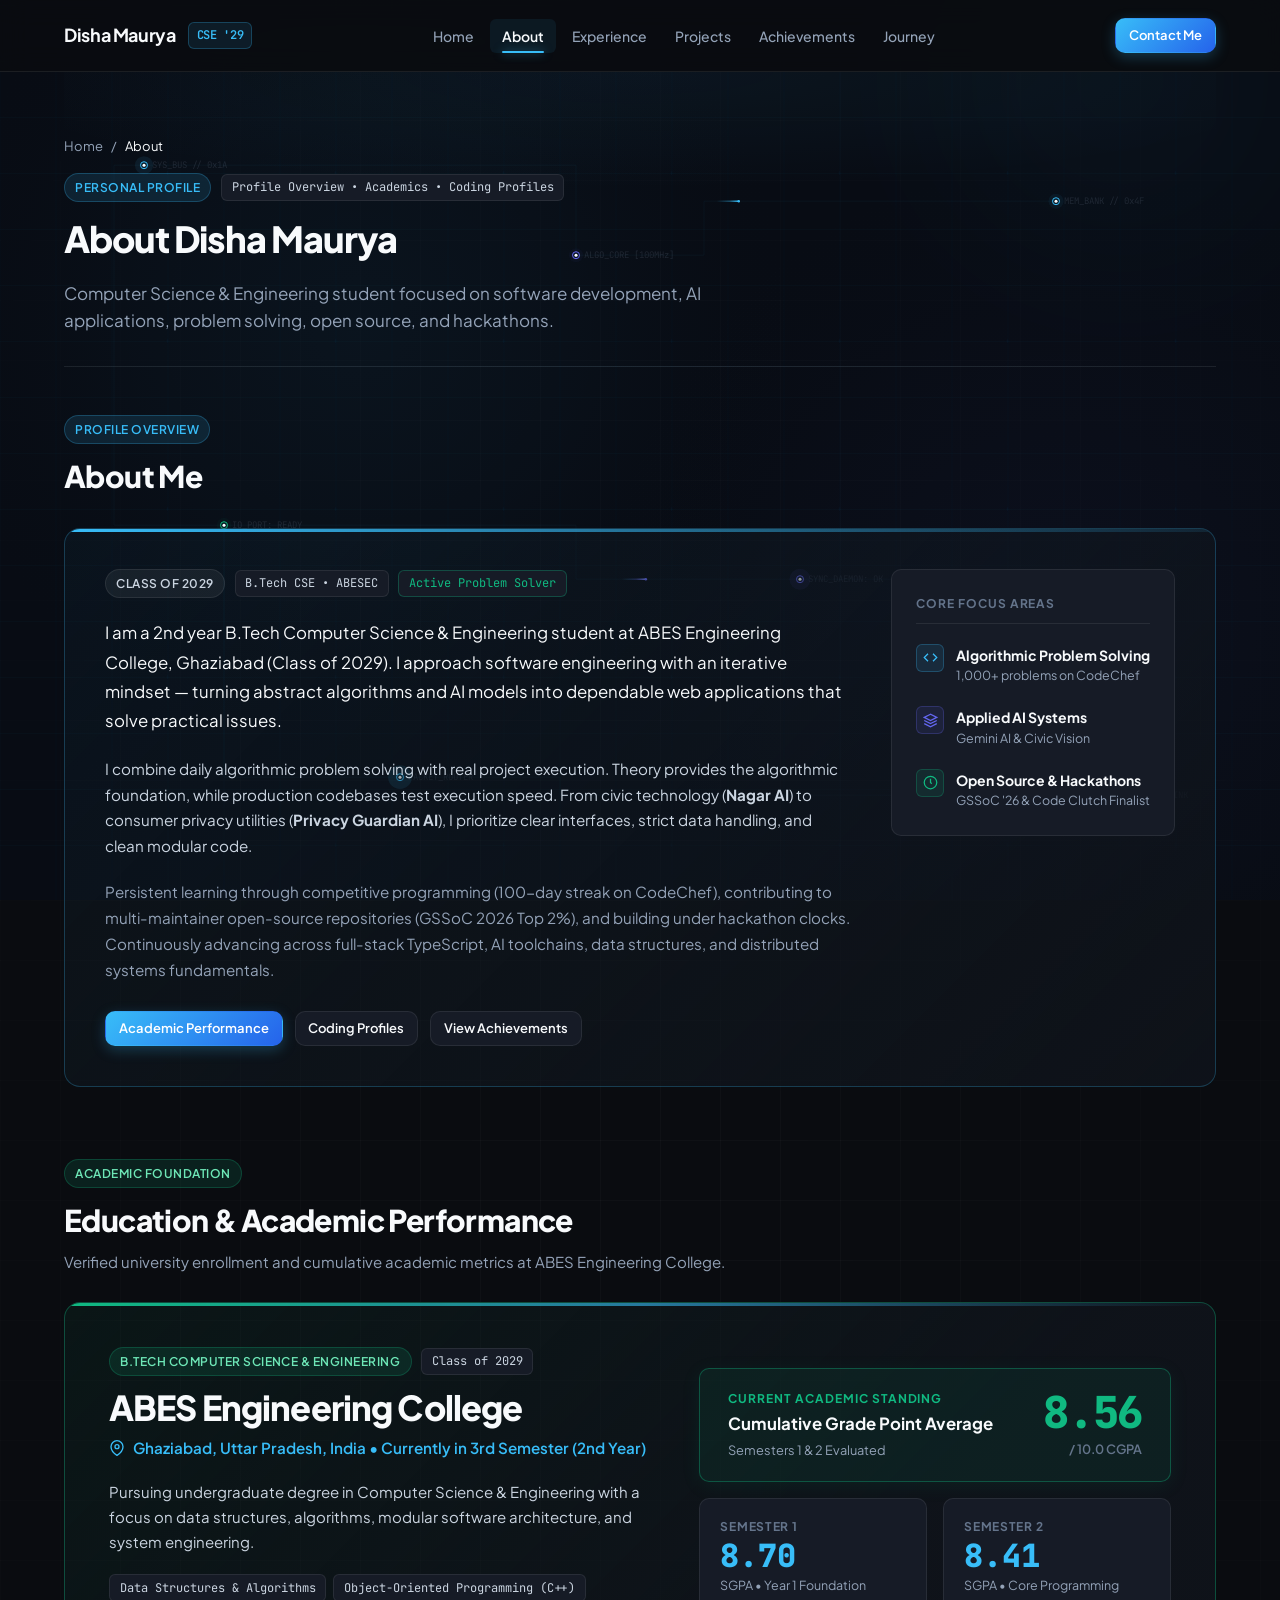
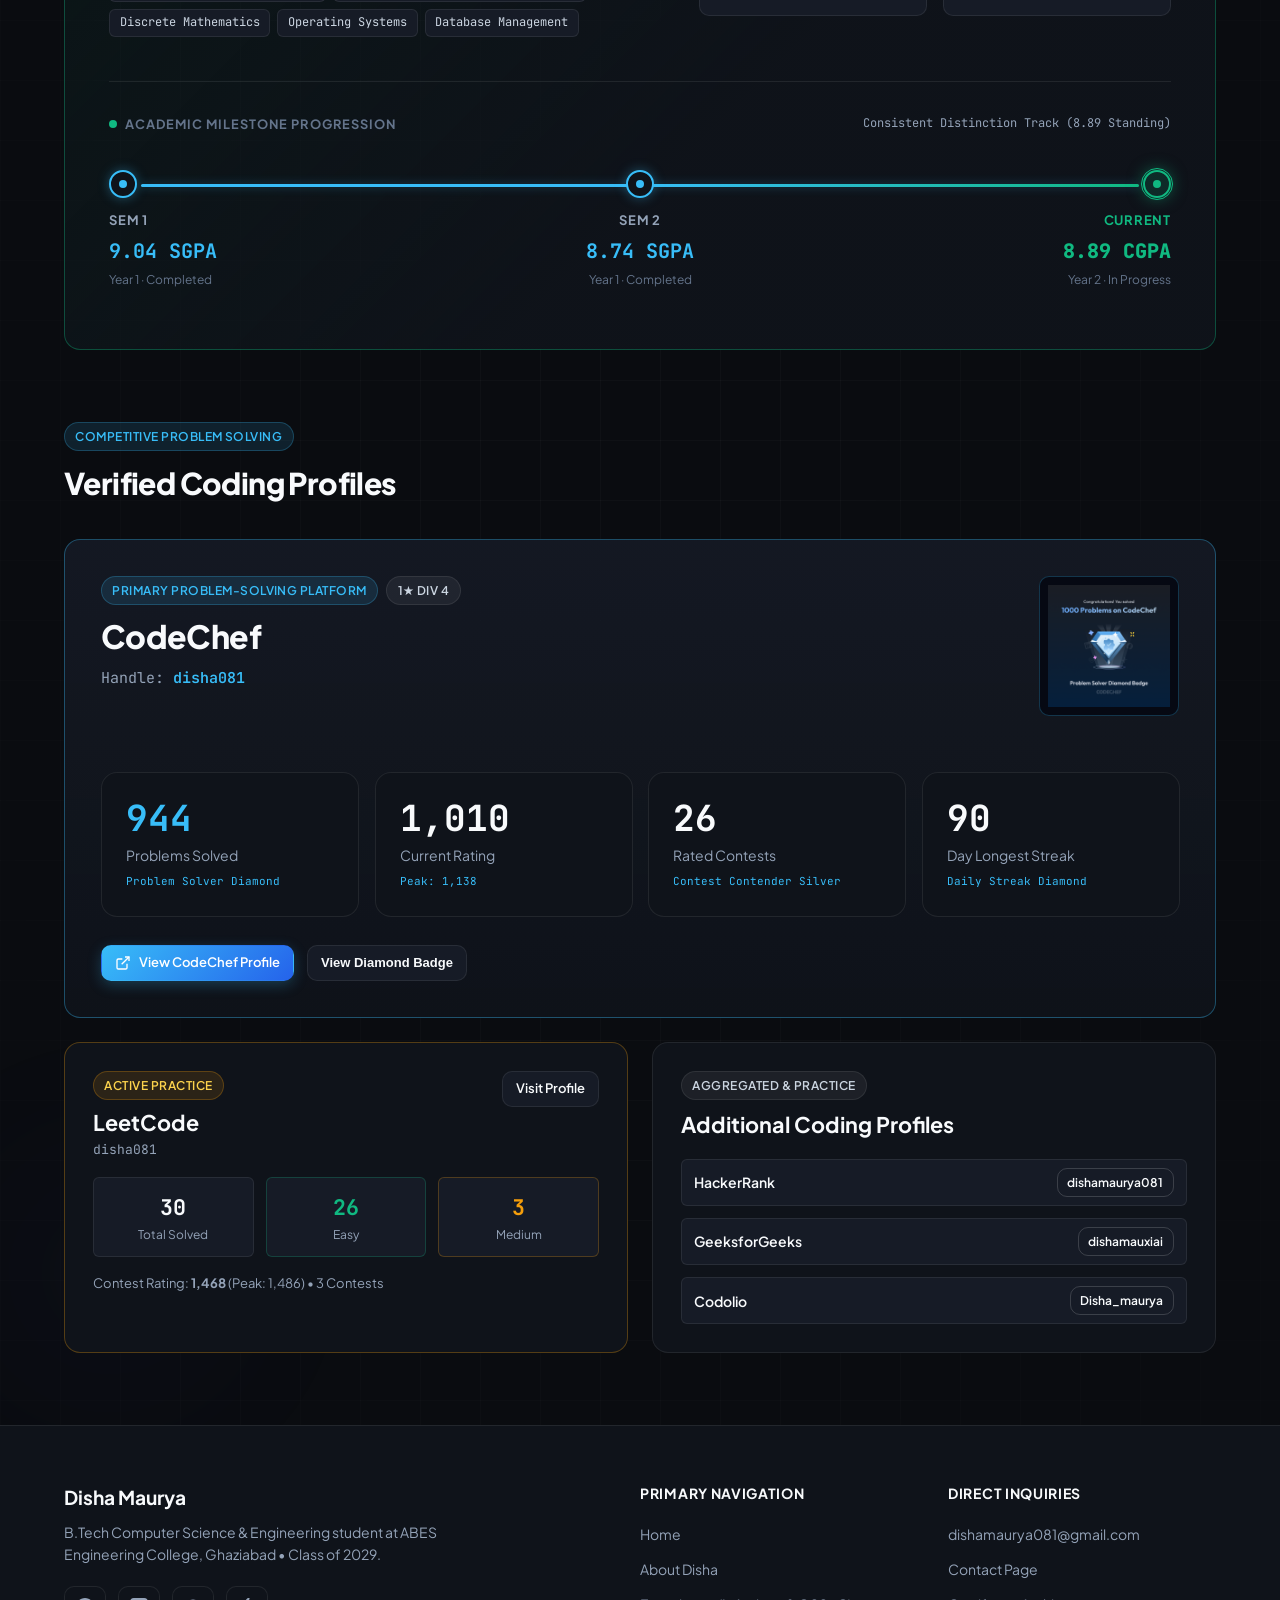
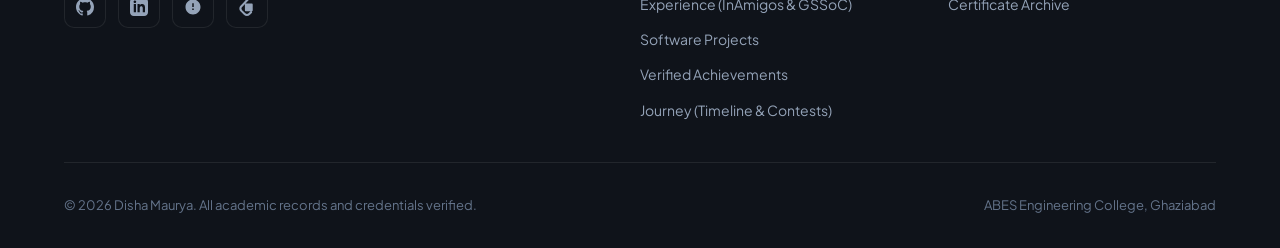
<file: about.html>
<!DOCTYPE html>
<html lang="en">
<head>
  <meta charset="UTF-8">
  <meta name="viewport" content="width=device-width, initial-scale=1.0">
  <meta name="description" content="About Disha Maurya — B.Tech Computer Science & Engineering student at ABES Engineering College (CGPA 8.89/10). Academic performance, competitive coding profiles, and verified achievements.">
  <title>About | Disha Maurya</title>
  <link rel="stylesheet" href="css/style.css">
  <link rel="stylesheet" href="css/animations.css">
  <link rel="icon" type="image/svg+xml" href="data:image/svg+xml,<svg xmlns='http://www.w3.org/2000/svg' viewBox='0 0 24 24' fill='%2338bdf8'><path d='M12 2L2 7l10 5 10-5-10-5zM2 17l10 5 10-5M2 12l10 5 10-5'/></svg>">
</head>
<body>

  <!-- Site Navigation -->
  <header class="site-header">
    <div class="container nav-container">
      <a href="index.html" class="brand-logo" aria-label="Disha Maurya Home">
        <span>Disha Maurya</span>
        <span class="brand-badge">CSE '29</span>
      </a>

      <nav aria-label="Main Navigation">
        <ul class="nav-links">
          <li><a href="index.html" class="nav-link">Home</a></li>
          <li><a href="about.html" class="nav-link active">About</a></li>
          <li><a href="experience.html" class="nav-link">Experience</a></li>
          <li><a href="projects.html" class="nav-link">Projects</a></li>
          <li><a href="achievements.html" class="nav-link">Achievements</a></li>
          <li><a href="journey.html" class="nav-link">Journey</a></li>
        </ul>
      </nav>

      <div class="nav-actions">
        <a href="contact.html" class="btn btn-primary btn-sm">Contact Me</a>
        <button class="mobile-toggle" aria-label="Toggle navigation menu" aria-expanded="false">
          <svg width="22" height="22" viewBox="0 0 24 24" fill="none" stroke="currentColor" stroke-width="2" stroke-linecap="round" stroke-linejoin="round">
            <line x1="3" y1="12" x2="21" y2="12"></line>
            <line x1="3" y1="6" x2="21" y2="6"></line>
            <line x1="3" y1="18" x2="21" y2="18"></line>
          </svg>
        </button>
      </div>
    </div>
  </header>

  <!-- Mobile Drawer -->
  <div class="mobile-backdrop"></div>
  <aside class="mobile-drawer">
    <div style="display: flex; justify-content: space-between; align-items: center; margin-bottom: 1.5rem; padding-bottom: 0.75rem; border-bottom: 1px solid var(--border-subtle);">
      <span style="font-weight: 700; font-size: 1rem;">Navigation</span>
      <span class="brand-badge">ABESEC</span>
    </div>
    <a href="index.html" class="nav-link">Home</a>
    <a href="about.html" class="nav-link active">About</a>
    <a href="experience.html" class="nav-link">Experience</a>
    <a href="projects.html" class="nav-link">Projects</a>
    <a href="achievements.html" class="nav-link">Achievements</a>
    <a href="journey.html" class="nav-link">Journey</a>
    <div style="margin-top: 1.5rem; padding-top: 1rem; border-top: 1px solid var(--border-subtle);">
      <a href="contact.html" class="btn btn-primary btn-sm" style="width: 100%; text-align: center;">Contact Me</a>
    </div>
  </aside>

  <!-- Main Content -->
  <main class="container">
    <div class="page-header">
      <div class="breadcrumb">
        <a href="index.html">Home</a>
        <span>/</span>
        <span style="color: var(--text-primary);">About</span>
      </div>
      <div style="display: flex; align-items: center; gap: 0.6rem; margin-bottom: 0.5rem;">
        <span class="badge badge-cyan">Personal Profile</span>
        <span class="pill-tag mono">Profile Overview • Academics • Coding Profiles</span>
      </div>
      <h1 class="page-title">About Disha Maurya</h1>
      <p class="page-subtitle">
        Computer Science &amp; Engineering student focused on software development, AI applications, problem solving, open source, and hackathons.
      </p>
    </div>

    <!-- =====================================================================
         SECTION 1: ABOUT ME (Structured Profile Overview)
         ===================================================================== -->
    <section id="about-me" class="reveal" style="margin-bottom: 4.5rem;">
      <div style="margin-bottom: 1.75rem;">
        <span class="badge badge-cyan">Profile Overview</span>
        <h2 style="font-size: 1.875rem; font-weight: 800; letter-spacing: -0.02em; margin-top: 0.5rem;">
          About Me
        </h2>
      </div>

      <div class="card" style="padding: 2.5rem; border-color: rgba(56, 189, 248, 0.25); background: linear-gradient(135deg, rgba(56, 189, 248, 0.04) 0%, rgba(15, 19, 26, 0.95) 100%); position: relative; overflow: hidden;">
        <div style="position: absolute; top: 0; left: 0; width: 100%; height: 3px; background: linear-gradient(90deg, var(--accent-cyan), rgba(56, 189, 248, 0.1));"></div>
        
        <div class="about-hero-grid" style="display: grid; grid-template-columns: 1fr auto; gap: 2.5rem; align-items: start;">
          <div>
            <div style="display: flex; align-items: center; gap: 0.6rem; margin-bottom: 1.25rem; flex-wrap: wrap;">
              <span class="badge badge-neutral">Class of 2029</span>
              <span class="pill-tag mono">B.Tech CSE • ABESEC</span>
              <span class="pill-tag mono" style="color: var(--accent-emerald); border-color: rgba(16, 185, 129, 0.3);">Active Problem Solver</span>
            </div>

            <p style="font-size: 1.05rem; line-height: 1.75; color: var(--text-primary); margin-bottom: 1.25rem;">
              I am a 2nd year B.Tech Computer Science &amp; Engineering student at ABES Engineering College, Ghaziabad (Class of 2029). I approach software engineering with an iterative mindset — turning abstract algorithms and AI models into dependable web applications that solve practical issues.
            </p>

            <p style="font-size: 0.95rem; line-height: 1.7; color: var(--text-secondary); margin-bottom: 1.25rem;">
              I combine daily algorithmic problem solving with real project execution. Theory provides the algorithmic foundation, while production codebases test execution speed. From civic technology (<strong>Nagar AI</strong>) to consumer privacy utilities (<strong>Privacy Guardian AI</strong>), I prioritize clear interfaces, strict data handling, and clean modular code.
            </p>

            <p style="font-size: 0.95rem; line-height: 1.7; color: var(--text-muted); margin-bottom: 1.75rem;">
              Persistent learning through competitive programming (100-day streak on CodeChef), contributing to multi-maintainer open-source repositories (GSSoC 2026 Top 2%), and building under hackathon clocks. Continuously advancing across full-stack TypeScript, AI toolchains, data structures, and distributed systems fundamentals.
            </p>

            <div style="display: flex; gap: 0.75rem; flex-wrap: wrap;">
              <a href="#education" class="btn btn-primary btn-sm">Academic Performance</a>
              <a href="#coding-profiles" class="btn btn-secondary btn-sm">Coding Profiles</a>
              <a href="achievements.html" class="btn btn-secondary btn-sm">View Achievements</a>
            </div>
          </div>

          <!-- Quick facts sidebar card -->
          <div style="min-width: 260px; background: var(--bg-tertiary); border: 1px solid var(--border-subtle); border-radius: var(--radius-md); padding: 1.5rem; display: flex; flex-direction: column; gap: 1.25rem;">
            <div style="font-size: 0.75rem; text-transform: uppercase; letter-spacing: 0.08em; color: var(--text-dim); font-weight: 700; border-bottom: 1px solid var(--border-subtle); padding-bottom: 0.6rem;">
              Core Focus Areas
            </div>
            
            <div style="display: flex; align-items: flex-start; gap: 0.75rem;">
              <div style="width: 28px; height: 28px; border-radius: 6px; background: rgba(56, 189, 248, 0.1); border: 1px solid rgba(56, 189, 248, 0.25); display: flex; align-items: center; justify-content: center; flex-shrink: 0; color: var(--accent-cyan);">
                <svg width="15" height="15" viewBox="0 0 24 24" fill="none" stroke="currentColor" stroke-width="2"><polyline points="16 18 22 12 16 6"></polyline><polyline points="8 6 2 12 8 18"></polyline></svg>
              </div>
              <div>
                <div style="font-weight: 700; font-size: 0.875rem;">Algorithmic Problem Solving</div>
                <div style="font-size: 0.78rem; color: var(--text-muted);">1,000+ problems on CodeChef</div>
              </div>
            </div>

            <div style="display: flex; align-items: flex-start; gap: 0.75rem;">
              <div style="width: 28px; height: 28px; border-radius: 6px; background: rgba(99, 102, 241, 0.1); border: 1px solid rgba(99, 102, 241, 0.25); display: flex; align-items: center; justify-content: center; flex-shrink: 0; color: var(--accent-indigo);">
                <svg width="15" height="15" viewBox="0 0 24 24" fill="none" stroke="currentColor" stroke-width="2"><polygon points="12 2 2 7 12 12 22 7 12 2"></polygon><polyline points="2 17 12 22 22 17"></polyline><polyline points="2 12 12 17 22 12"></polyline></svg>
              </div>
              <div>
                <div style="font-weight: 700; font-size: 0.875rem;">Applied AI Systems</div>
                <div style="font-size: 0.78rem; color: var(--text-muted);">Gemini AI &amp; Civic Vision</div>
              </div>
            </div>

            <div style="display: flex; align-items: flex-start; gap: 0.75rem;">
              <div style="width: 28px; height: 28px; border-radius: 6px; background: rgba(16, 185, 129, 0.1); border: 1px solid rgba(16, 185, 129, 0.25); display: flex; align-items: center; justify-content: center; flex-shrink: 0; color: var(--accent-emerald);">
                <svg width="15" height="15" viewBox="0 0 24 24" fill="none" stroke="currentColor" stroke-width="2"><circle cx="12" cy="12" r="10"></circle><polyline points="12 6 12 12 14 14"></polyline></svg>
              </div>
              <div>
                <div style="font-weight: 700; font-size: 0.875rem;">Open Source &amp; Hackathons</div>
                <div style="font-size: 0.78rem; color: var(--text-muted);">GSSoC '26 &amp; Code Clutch Finalist</div>
              </div>
            </div>

          </div>
        </div>
      </div>
    </section>

    <!-- =====================================================================
         SECTION 2: EDUCATION & ACADEMIC PERFORMANCE (Premium Composition)
         ===================================================================== -->
    <section id="education" class="reveal" style="margin-bottom: 4.5rem;">
      <div style="margin-bottom: 1.75rem;">
        <span class="badge badge-emerald">Academic Foundation</span>
        <h2 style="font-size: 1.875rem; font-weight: 800; letter-spacing: -0.02em; margin-top: 0.5rem;">
          Education &amp; Academic Performance
        </h2>
        <p style="color: var(--text-muted); font-size: 0.9375rem; margin-top: 0.35rem;">
          Verified university enrollment and cumulative academic metrics at ABES Engineering College.
        </p>
      </div>

      <div class="card" style="padding: 2.75rem; border-color: rgba(16, 185, 129, 0.35); background: linear-gradient(135deg, rgba(16, 185, 129, 0.06) 0%, rgba(15, 19, 26, 0.98) 60%); position: relative; overflow: hidden;">
        <!-- Accent Glow Line -->
        <div style="position: absolute; top: 0; left: 0; width: 100%; height: 3px; background: linear-gradient(90deg, var(--accent-emerald), rgba(56, 189, 248, 0.6), transparent);"></div>

        <!-- Upper Composition: Identity Left + Large Statistics Right -->
        <div class="education-split-grid" style="display: grid; grid-template-columns: 1.15fr 1fr; gap: 3rem; align-items: center; margin-bottom: 2.75rem;">
          
          <!-- LEFT: Education Identity -->
          <div>
            <div style="display: flex; align-items: center; gap: 0.6rem; margin-bottom: 0.75rem; flex-wrap: wrap;">
              <span class="badge badge-emerald">B.Tech Computer Science &amp; Engineering</span>
              <span class="pill-tag mono">Class of 2029</span>
            </div>
            
            <h3 style="font-size: 2.15rem; font-weight: 800; letter-spacing: -0.025em; line-height: 1.15; margin-bottom: 0.5rem; color: var(--text-primary);">
              ABES Engineering College
            </h3>
            
            <div style="display: flex; align-items: center; gap: 0.5rem; color: var(--accent-cyan); font-weight: 600; font-size: 0.95rem; margin-bottom: 1.25rem;">
              <svg width="16" height="16" viewBox="0 0 24 24" fill="none" stroke="currentColor" stroke-width="2"><path d="M21 10c0 7-9 13-9 13s-9-6-9-13a9 9 0 0 1 18 0z"></path><circle cx="12" cy="10" r="3"></circle></svg>
              <span>Ghaziabad, Uttar Pradesh, India • Currently in 3rd Semester (2nd Year)</span>
            </div>

            <p style="color: var(--text-secondary); font-size: 0.9375rem; line-height: 1.65; margin-bottom: 1.25rem;">
              Pursuing undergraduate degree in Computer Science &amp; Engineering with a focus on data structures, algorithms, modular software architecture, and system engineering.
            </p>

            <div style="display: flex; flex-wrap: wrap; gap: 0.45rem;">
              <span class="pill-tag" style="font-size: 0.75rem;">Data Structures &amp; Algorithms</span>
              <span class="pill-tag" style="font-size: 0.75rem;">Object-Oriented Programming (C++)</span>
              <span class="pill-tag" style="font-size: 0.75rem;">Discrete Mathematics</span>
              <span class="pill-tag" style="font-size: 0.75rem;">Operating Systems</span>
              <span class="pill-tag" style="font-size: 0.75rem;">Database Management</span>
            </div>
          </div>

          <!-- RIGHT: Large Academic Statistics -->
          <div class="education-stats-col" style="display: flex; flex-direction: column; gap: 1rem;">
            
            <!-- CGPA Feature Card -->
            <div class="stat-highlight-card" style="background: rgba(16, 185, 129, 0.08); border: 1.5px solid rgba(16, 185, 129, 0.35); border-radius: var(--radius-md); padding: 1.25rem 1.75rem; display: flex; justify-content: space-between; align-items: center; box-shadow: 0 4px 20px rgba(16, 185, 129, 0.08);">
              <div>
                <div style="font-size: 0.75rem; text-transform: uppercase; letter-spacing: 0.08em; color: var(--accent-emerald); font-weight: 700; margin-bottom: 0.2rem;">
                  Current Academic Standing
                </div>
                <div style="font-size: 1.05rem; font-weight: 700; color: var(--text-primary);">
                  Cumulative Grade Point Average
                </div>
                <div style="font-size: 0.8rem; color: var(--text-muted); margin-top: 0.15rem;">
                  Semesters 1 &amp; 2 Evaluated
                </div>
              </div>
              <div style="text-align: right;">
                <div class="mono count-up-number" style="font-size: 2.75rem; font-weight: 900; color: var(--accent-emerald); line-height: 1; letter-spacing: -0.03em;">
                  8.89
                </div>
                <div style="font-size: 0.8rem; color: var(--text-dim); font-weight: 600; margin-top: 0.25rem;">
                  / 10.0 CGPA
                </div>
              </div>
            </div>

            <!-- Two Semester Breakdown Cards -->
            <div style="display: grid; grid-template-columns: 1fr 1fr; gap: 1rem;">
              <div style="background: var(--bg-tertiary); border: 1px solid var(--border-subtle); border-radius: var(--radius-md); padding: 1.15rem 1.25rem; transition: border-color 0.2s ease;">
                <div style="font-size: 0.75rem; text-transform: uppercase; letter-spacing: 0.06em; color: var(--text-dim); font-weight: 700; margin-bottom: 0.25rem;">
                  Semester 1
                </div>
                <div class="mono count-up-number" style="font-size: 2rem; font-weight: 800; color: var(--accent-cyan); line-height: 1; margin-bottom: 0.25rem;">
                  9.04
                </div>
                <div style="font-size: 0.78rem; color: var(--text-muted);">SGPA • Year 1 Foundation</div>
              </div>

              <div style="background: var(--bg-tertiary); border: 1px solid var(--border-subtle); border-radius: var(--radius-md); padding: 1.15rem 1.25rem; transition: border-color 0.2s ease;">
                <div style="font-size: 0.75rem; text-transform: uppercase; letter-spacing: 0.06em; color: var(--text-dim); font-weight: 700; margin-bottom: 0.25rem;">
                  Semester 2
                </div>
                <div class="mono count-up-number" style="font-size: 2rem; font-weight: 800; color: var(--accent-cyan); line-height: 1; margin-bottom: 0.25rem;">
                  8.74
                </div>
                <div style="font-size: 0.78rem; color: var(--text-muted);">SGPA • Core Programming</div>
              </div>
            </div>

          </div>
        </div>

        <!-- LOWER: Subtle Academic Progression Visualization -->
        <div class="academic-progression-wrap" style="padding-top: 2rem; border-top: 1px solid var(--border-subtle);">
          <div style="display: flex; justify-content: space-between; align-items: center; margin-bottom: 1.25rem; flex-wrap: wrap; gap: 0.5rem;">
            <div style="font-size: 0.8rem; text-transform: uppercase; letter-spacing: 0.08em; color: var(--text-dim); font-weight: 700; display: flex; align-items: center; gap: 0.5rem;">
              <span style="display: inline-block; width: 8px; height: 8px; border-radius: 50%; background: var(--accent-emerald);"></span>
              Academic Milestone Progression
            </div>
            <div class="mono" style="font-size: 0.75rem; color: var(--text-muted);">
              Consistent Distinction Track (8.89 Standing)
            </div>
          </div>

          <!-- Progression Track -->
          <div class="progression-timeline">
            <!-- Progression line background -->
            <div class="progression-track-line">
              <div class="progression-track-fill" id="eduProgressionFill"></div>
            </div>

            <!-- Nodes Grid -->
            <div class="progression-nodes-grid" style="display: grid; grid-template-columns: 1fr 1fr 1fr; position: relative; z-index: 2;">
              
              <!-- Node 1: Sem 1 -->
              <div class="progression-node-item">
                <div class="progression-node-circle passed">
                  <span class="node-inner-dot"></span>
                </div>
                <div class="progression-node-label">SEM 1</div>
                <div class="mono progression-node-score" style="color: var(--accent-cyan);">9.04 SGPA</div>
                <div class="progression-node-sub">Year 1 · Completed</div>
              </div>

              <!-- Node 2: Sem 2 -->
              <div class="progression-node-item" style="text-align: center;">
                <div class="progression-node-circle passed" style="margin: 0 auto 0.75rem;">
                  <span class="node-inner-dot"></span>
                </div>
                <div class="progression-node-label">SEM 2</div>
                <div class="mono progression-node-score" style="color: var(--accent-cyan);">8.74 SGPA</div>
                <div class="progression-node-sub">Year 1 · Completed</div>
              </div>

              <!-- Node 3: Current CGPA -->
              <div class="progression-node-item" style="text-align: right;">
                <div class="progression-node-circle active" style="margin-left: auto; margin-right: 0;">
                  <span class="node-inner-dot"></span>
                  <span class="node-pulse-ring"></span>
                </div>
                <div class="progression-node-label" style="color: var(--accent-emerald);">CURRENT</div>
                <div class="mono progression-node-score" style="color: var(--accent-emerald); font-weight: 800;">8.89 CGPA</div>
                <div class="progression-node-sub">Year 2 · In Progress</div>
              </div>

            </div>
          </div>
        </div>

      </div>
    </section>

    <!-- =====================================================================
         SECTION 3: CODING PROFILES (CodeChef, LeetCode, HackerRank, GfG, Codolio)
         ===================================================================== -->
    <section id="coding-profiles" class="reveal" style="margin-bottom: 4.5rem;">
      <div style="margin-bottom: 2rem;">
        <span class="badge badge-cyan">Competitive Problem Solving</span>
        <h2 style="font-size: 1.875rem; font-weight: 800; letter-spacing: -0.02em; margin-top: 0.5rem;">
          Verified Coding Profiles
        </h2>
      </div>

      <!-- Primary Featured Platform: CodeChef -->
      <div class="card" style="border-color: rgba(56, 189, 248, 0.35); padding: 2.25rem; margin-bottom: 1.5rem; background: linear-gradient(180deg, rgba(22, 27, 38, 0.85) 0%, rgba(15, 19, 26, 0.95) 100%);">
        <div style="display: flex; justify-content: space-between; align-items: flex-start; gap: 1.5rem; flex-wrap: wrap; margin-bottom: 1.75rem;">
          <div>
            <div style="display: flex; align-items: center; gap: 0.5rem; margin-bottom: 0.35rem; flex-wrap: wrap;">
              <span class="badge badge-cyan">Primary Problem-Solving Platform</span>
              <span class="badge badge-neutral">1★ Div 4</span>
            </div>
            <h3 style="font-size: 2rem; font-weight: 800; letter-spacing: -0.02em; margin-bottom: 0.25rem;">
              CodeChef
            </h3>
            <div class="mono" style="font-size: 0.9375rem; color: var(--text-muted);">
              Handle: <a href="https://www.codechef.com/users/disha081" target="_blank" rel="noopener noreferrer" style="color: var(--accent-cyan); font-weight: 600;">disha081</a>
            </div>
          </div>

          <div class="badge-image-container" data-certificate-src="assets/achievements/CodeChef_1000_Problems.png" data-certificate-title="CodeChef 1000 Problems — Problem Solver Diamond Badge" title="Click to view Problem Solver Diamond Badge">
            <img src="assets/achievements/CodeChef_1000_Problems.png" alt="CodeChef 1000 Problems Diamond Badge">
          </div>
        </div>

        <!-- CodeChef Stats Grid -->
        <div class="stats-grid" style="margin-bottom: 1.75rem;">
          <div class="stat-card">
            <div class="stat-number" style="color: var(--accent-cyan);">1,049</div>
            <div class="stat-label">Problems Solved</div>
            <span class="stat-tag">Problem Solver Diamond</span>
          </div>
          <div class="stat-card">
            <div class="stat-number">1,122</div>
            <div class="stat-label">Current Rating</div>
            <span class="stat-tag">Peak: 1,138</span>
          </div>
          <div class="stat-card">
            <div class="stat-number">29</div>
            <div class="stat-label">Rated Contests</div>
            <span class="stat-tag">Contest Contender Silver</span>
          </div>
          <div class="stat-card">
            <div class="stat-number">100</div>
            <div class="stat-label">Day Longest Streak</div>
            <span class="stat-tag">Daily Streak Diamond</span>
          </div>
        </div>

        <div style="display: flex; gap: 0.85rem; flex-wrap: wrap;">
          <a href="https://www.codechef.com/users/disha081" target="_blank" rel="noopener noreferrer" class="btn btn-primary btn-sm">
            <svg width="14" height="14" viewBox="0 0 24 24" fill="none" stroke="currentColor" stroke-width="2"><path d="M18 13v6a2 2 0 0 1-2 2H5a2 2 0 0 1-2-2V8a2 2 0 0 1 2-2h6"></path><polyline points="15 3 21 3 21 9"></polyline><line x1="10" y1="14" x2="21" y2="3"></line></svg>
            View CodeChef Profile
          </a>
          <button data-certificate-src="assets/achievements/CodeChef_1000_Problems.png" data-certificate-title="CodeChef 1000 Problems — Problem Solver Diamond Badge" class="btn btn-secondary btn-sm">
            View Diamond Badge
          </button>
        </div>
      </div>

      <!-- LeetCode Card & Secondary Platforms -->
      <div class="grid-2" style="gap: 1.5rem;">
        
        <!-- LeetCode -->
        <div class="card" style="padding: 1.75rem; border-color: rgba(245, 158, 11, 0.3);">
          <div style="display: flex; justify-content: space-between; align-items: flex-start; margin-bottom: 1rem;">
            <div>
              <span class="badge badge-amber" style="margin-bottom: 0.35rem;">Active Practice</span>
              <h3 style="font-size: 1.35rem; font-weight: 700;">LeetCode</h3>
              <div class="mono" style="font-size: 0.8125rem; color: var(--text-muted);">disha081</div>
            </div>
            <a href="https://leetcode.com/u/disha081/" target="_blank" rel="noopener noreferrer" class="btn btn-secondary btn-sm">Visit Profile</a>
          </div>

          <div style="display: grid; grid-template-columns: repeat(3, 1fr); gap: 0.75rem; margin-bottom: 1rem; text-align: center;">
            <div style="background: var(--bg-tertiary); padding: 0.75rem; border-radius: var(--radius-sm); border: 1px solid var(--border-subtle);">
              <div class="mono count-up-number" style="font-size: 1.35rem; font-weight: 700; color: var(--text-primary);">39</div>
              <div style="font-size: 0.75rem; color: var(--text-muted);">Total Solved</div>
            </div>
            <div style="background: var(--bg-tertiary); padding: 0.75rem; border-radius: var(--radius-sm); border: 1px solid rgba(16, 185, 129, 0.25);">
              <div class="mono count-up-number" style="font-size: 1.35rem; font-weight: 700; color: var(--accent-emerald);">34</div>
              <div style="font-size: 0.75rem; color: var(--text-muted);">Easy</div>
            </div>
            <div style="background: var(--bg-tertiary); padding: 0.75rem; border-radius: var(--radius-sm); border: 1px solid rgba(245, 158, 11, 0.25);">
              <div class="mono count-up-number" style="font-size: 1.35rem; font-weight: 700; color: var(--accent-amber);">5</div>
              <div style="font-size: 0.75rem; color: var(--text-muted);">Medium</div>
            </div>
          </div>
          <div style="font-size: 0.8125rem; color: var(--text-muted);">Contest Rating: <strong>1,468</strong> (Peak: 1,486) • 3 Contests</div>
        </div>

        <!-- Codolio, HackerRank, GeeksforGeeks Combined -->
        <div class="card" style="padding: 1.75rem; display: flex; flex-direction: column; justify-content: space-between;">
          <div>
            <span class="badge badge-neutral" style="margin-bottom: 0.5rem;">Aggregated &amp; Practice</span>
            <h3 style="font-size: 1.35rem; font-weight: 700; margin-bottom: 1rem;">Additional Coding Profiles</h3>
            
            <div style="display: flex; flex-direction: column; gap: 0.75rem;">
              <div style="display: flex; justify-content: space-between; align-items: center; padding: 0.5rem 0.75rem; background: var(--bg-tertiary); border-radius: var(--radius-sm); border: 1px solid var(--border-subtle);">
                <span style="font-size: 0.875rem; font-weight: 600;">HackerRank</span>
                <a href="https://www.hackerrank.com/profile/dishamaurya081" target="_blank" rel="noopener noreferrer" class="btn btn-outline btn-sm" style="padding: 0.25rem 0.6rem; font-size: 0.75rem;">dishamaurya081</a>
              </div>
              <div style="display: flex; justify-content: space-between; align-items: center; padding: 0.5rem 0.75rem; background: var(--bg-tertiary); border-radius: var(--radius-sm); border: 1px solid var(--border-subtle);">
                <span style="font-size: 0.875rem; font-weight: 600;">GeeksforGeeks</span>
                <a href="https://www.geeksforgeeks.org/user/dishamauxiai/" target="_blank" rel="noopener noreferrer" class="btn btn-outline btn-sm" style="padding: 0.25rem 0.6rem; font-size: 0.75rem;">dishamauxiai</a>
              </div>
              <div style="display: flex; justify-content: space-between; align-items: center; padding: 0.5rem 0.75rem; background: var(--bg-tertiary); border-radius: var(--radius-sm); border: 1px solid var(--border-subtle);">
                <span style="font-size: 0.875rem; font-weight: 600;">Codolio</span>
                <a href="https://codolio.com/profile/Disha_maurya" target="_blank" rel="noopener noreferrer" class="btn btn-outline btn-sm" style="padding: 0.25rem 0.6rem; font-size: 0.75rem;">Disha_maurya</a>
              </div>
            </div>
          </div>
        </div>

      </div>
    </section>

  </main>

  <!-- Site Footer -->
  <footer class="site-footer">
    <div class="container">
      <div class="footer-grid">
        <div class="footer-col">
          <div style="font-weight: 700; font-size: 1.2rem; margin-bottom: 0.5rem;">Disha Maurya</div>
          <p style="color: var(--text-muted); font-size: 0.875rem; max-width: 380px; line-height: 1.6; margin-bottom: 1.25rem;">
            B.Tech Computer Science & Engineering student at ABES Engineering College, Ghaziabad • Class of 2029.
          </p>
          <div class="social-links">
            <a href="https://github.com/dishamaurya081-create" target="_blank" rel="noopener noreferrer" class="social-link" aria-label="GitHub"><svg viewBox="0 0 24 24" fill="currentColor"><path d="M12 0C5.37 0 0 5.37 0 12c0 5.31 3.435 9.795 8.205 11.385.6.105.825-.255.825-.57 0-.285-.015-1.23-.015-2.235-3.015.555-3.795-.735-4.035-1.41-.135-.345-.72-1.41-1.23-1.695-.42-.225-1.02-.78-.015-.795.945-.015 1.62.87 1.845 1.23 1.08 1.815 2.805 1.305 3.495.99.105-.78.42-1.305.765-1.605-2.67-.3-5.46-1.335-5.46-5.925 0-1.305.465-2.385 1.23-3.225-.12-.3-.54-1.53.12-3.18 0 0 1.005-.315 3.3 1.23.96-.27 1.98-.405 3-.405s2.04.135 3 .405c2.295-1.56 3.3-1.23 3.3-1.23.66 1.65.24 2.88.12 3.18.765.84 1.23 1.905 1.23 3.225 0 4.605-2.805 5.625-5.475 5.925.435.375.81 1.095.81 2.22 0 1.605-.015 2.895-.015 3.3 0 .315.225.69.825.57A12.02 12.02 0 0024 12c0-6.63-5.37-12-12-12z"/></svg></a>
            <a href="https://www.linkedin.com/in/disha-maurya-9996413b5/" target="_blank" rel="noopener noreferrer" class="social-link" aria-label="LinkedIn"><svg viewBox="0 0 24 24" fill="currentColor"><path d="M19 0h-14c-2.761 0-5 2.239-5 5v14c0 2.761 2.239 5 5 5h14c2.762 0 5-2.239 5-5v-14c0-2.761-2.238-5-5-5zm-11 19h-3v-11h3v11zm-1.5-12.268c-.966 0-1.75-.79-1.75-1.764s.784-1.764 1.75-1.764 1.75.79 1.75 1.764-.783 1.764-1.75 1.764zm13.5 12.268h-3v-5.604c0-3.368-4-3.113-4 0v5.604h-3v-11h3v1.765c1.396-2.586 7-2.777 7 2.476v6.759z"/></svg></a>
            <a href="https://www.codechef.com/users/disha081" target="_blank" rel="noopener noreferrer" class="social-link" aria-label="CodeChef"><svg viewBox="0 0 24 24" fill="currentColor"><path d="M12 2C6.48 2 2 6.48 2 12s4.48 10 10 10 10-4.48 10-10S17.52 2 12 2zm1 14h-2v-2h2v2zm0-4h-2V7h2v5z"/></svg></a>
            <a href="https://leetcode.com/u/disha081/" target="_blank" rel="noopener noreferrer" class="social-link" aria-label="LeetCode"><svg viewBox="0 0 24 24" fill="currentColor"><path d="M13.483 0a1.374 1.374 0 0 0-.961.438L7.116 6.226l-3.854 4.126a5.266 5.266 0 0 0-1.209 2.104 5.35 5.35 0 0 0-.125.513 5.527 5.527 0 0 0 .062 2.362 5.83 5.83 0 0 0 .349 1.017 5.938 5.938 0 0 0 1.271 1.818l4.277 4.193.039.038c2.248 2.165 5.852 2.133 8.063-.074l2.396-2.392c.54-.54.54-1.414.003-1.955a1.378 1.378 0 0 0-1.951-.003l-2.396 2.392a3.021 3.021 0 0 1-4.205.038l-.02-.019-4.276-4.193c-.652-.64-.972-1.469-.948-2.263a2.68 2.68 0 0 1 .666-1.607 2.6 2.6 0 0 1 .616-.499l3.8-4.069 5.36-5.748c.535-.541.535-1.418-.002-1.959A1.37 1.37 0 0 0 13.483 0zm-2.88 7.286c-.766 0-1.388.622-1.388 1.388v7.652c0 .766.622 1.388 1.388 1.388h7.652c.766 0 1.388-.622 1.388-1.388V8.674c0-.766-.622-1.388-1.388-1.388z"/></svg></a>
          </div>
        </div>

        <div class="footer-col">
          <h4>Primary Navigation</h4>
          <ul class="footer-links">
            <li><a href="index.html" class="footer-link">Home</a></li>
            <li><a href="about.html" class="footer-link">About Disha</a></li>
            <li><a href="experience.html" class="footer-link">Experience (InAmigos & GSSoC)</a></li>
            <li><a href="projects.html" class="footer-link">Software Projects</a></li>
            <li><a href="achievements.html" class="footer-link">Verified Achievements</a></li>
            <li><a href="journey.html" class="footer-link">Journey (Timeline & Contests)</a></li>
          </ul>
        </div>

        <div class="footer-col">
          <h4>Direct Inquiries</h4>
          <ul class="footer-links">
            <li><a href="mailto:dishamaurya081@gmail.com" class="footer-link">dishamaurya081@gmail.com</a></li>
            <li><a href="contact.html" class="footer-link">Contact Page</a></li>
            <li><a href="journey.html" class="footer-link">Certificate Archive</a></li>
          </ul>
        </div>
      </div>

      <div class="footer-bottom">
        <div>&copy; 2026 Disha Maurya. All academic records and credentials verified.</div>
        <div>ABES Engineering College, Ghaziabad</div>
      </div>
    </div>
  </footer>

  <script src="js/main.js"></script>
  <script src="js/animations.js"></script>
  <script src="js/cse-background.js"></script>
</body>
</html>
</file>
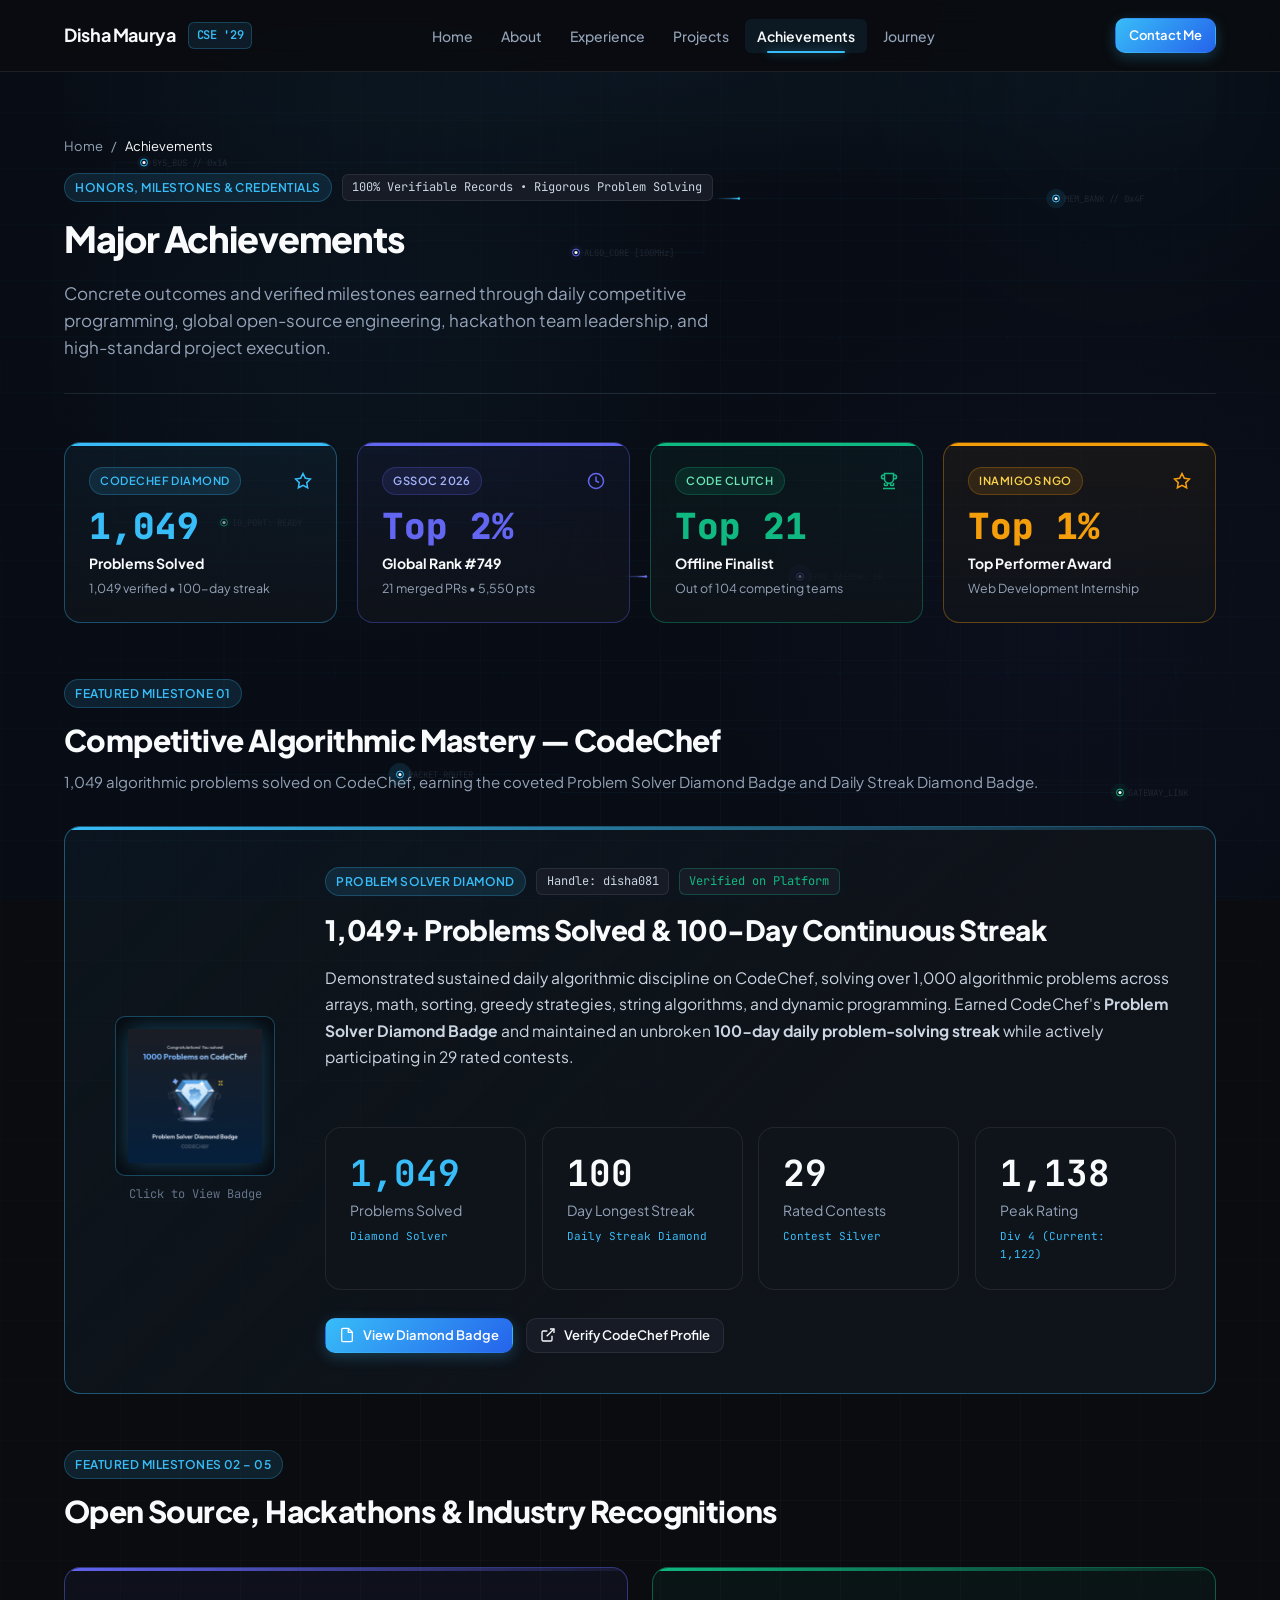
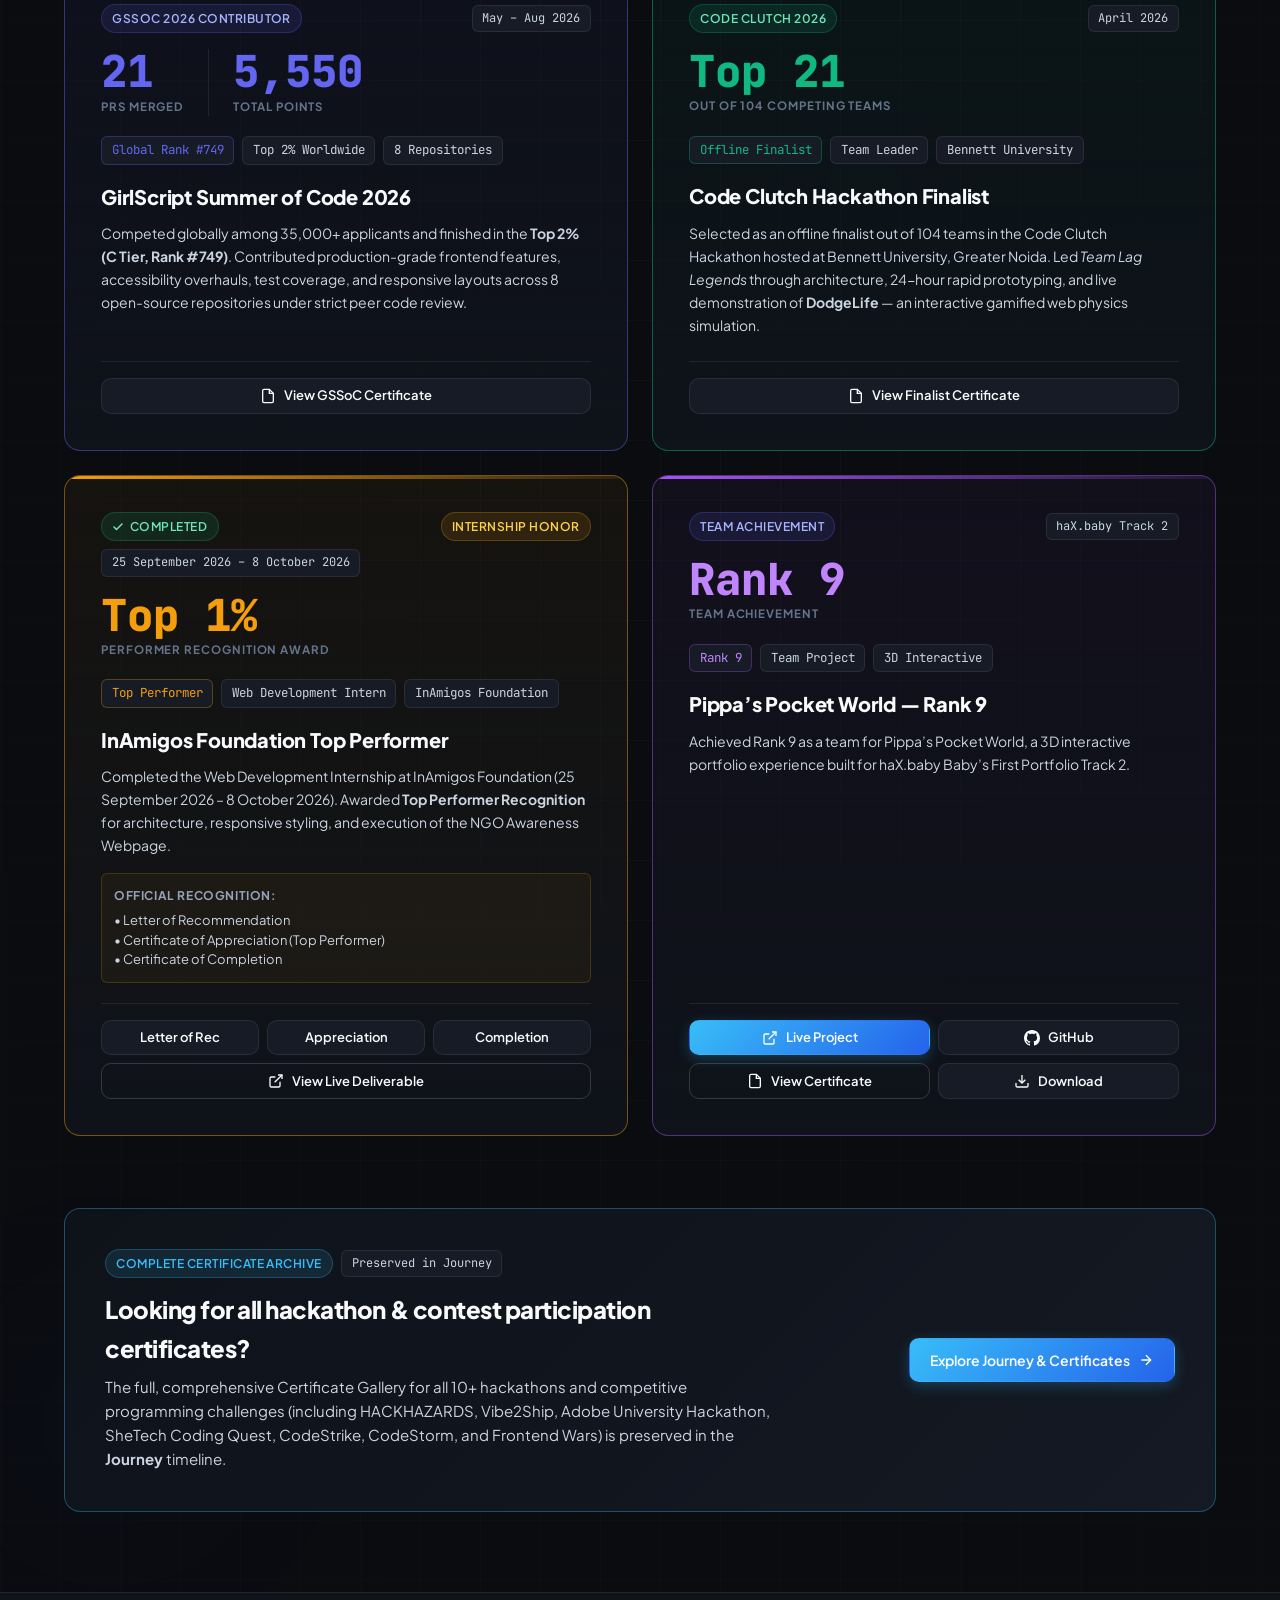
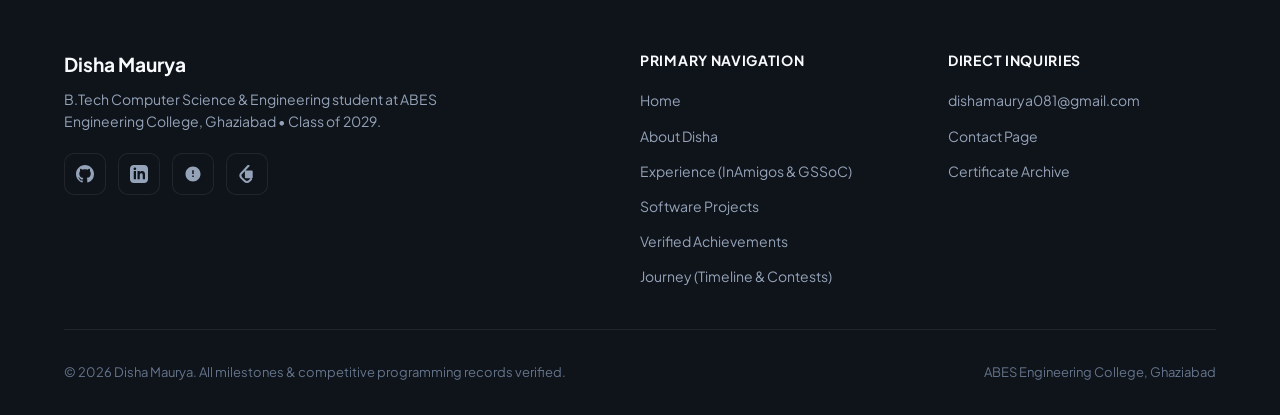
<file: achievements.html>
<!DOCTYPE html>
<html lang="en">
<head>
  <meta charset="UTF-8">
  <meta name="viewport" content="width=device-width, initial-scale=1.0">
  <meta name="description" content="Major Achievements — Disha Maurya. Verified competitive programming milestones, GSSoC 2026 Top 2% open-source ranking, Code Clutch hackathon finalist, and InAmigos top performer recognition.">
  <title>Major Achievements | Disha Maurya — B.Tech CSE '29</title>
  <link rel="stylesheet" href="css/style.css">
  <link rel="stylesheet" href="css/animations.css">
  <link rel="icon" type="image/svg+xml" href="data:image/svg+xml,<svg xmlns='http://www.w3.org/2000/svg' viewBox='0 0 24 24' fill='%2338bdf8'><path d='M12 2L2 7l10 5 10-5-10-5zM2 17l10 5 10-5M2 12l10 5 10-5'/></svg>">
</head>
<body>

  <!-- CSE Interactive Background Canvas -->
  <canvas id="cseNetworkCanvas" aria-hidden="true" style="position: fixed; top: 0; left: 0; width: 100vw; height: 100vh; z-index: -2; pointer-events: none; display: block;"></canvas>

  <!-- Site Navigation -->
  <header class="site-header">
    <div class="container nav-container">
      <a href="index.html" class="brand-logo" aria-label="Disha Maurya Home">
        <span>Disha Maurya</span>
        <span class="brand-badge">CSE '29</span>
      </a>

      <nav aria-label="Main Navigation">
        <ul class="nav-links">
          <li><a href="index.html" class="nav-link">Home</a></li>
          <li><a href="about.html" class="nav-link">About</a></li>
          <li><a href="experience.html" class="nav-link">Experience</a></li>
          <li><a href="projects.html" class="nav-link">Projects</a></li>
          <li><a href="achievements.html" class="nav-link active">Achievements</a></li>
          <li><a href="journey.html" class="nav-link">Journey</a></li>
        </ul>
      </nav>

      <div class="nav-actions">
        <a href="contact.html" class="btn btn-primary btn-sm">Contact Me</a>
        <button class="mobile-toggle" aria-label="Toggle navigation menu" aria-expanded="false">
          <svg width="22" height="22" viewBox="0 0 24 24" fill="none" stroke="currentColor" stroke-width="2" stroke-linecap="round" stroke-linejoin="round">
            <line x1="3" y1="12" x2="21" y2="12"></line>
            <line x1="3" y1="6" x2="21" y2="6"></line>
            <line x1="3" y1="18" x2="21" y2="18"></line>
          </svg>
        </button>
      </div>
    </div>
  </header>

  <!-- Mobile Drawer -->
  <div class="mobile-backdrop"></div>
  <aside class="mobile-drawer">
    <div style="display: flex; justify-content: space-between; align-items: center; margin-bottom: 1.5rem; padding-bottom: 0.75rem; border-bottom: 1px solid var(--border-subtle);">
      <span style="font-weight: 700; font-size: 1rem;">Navigation</span>
      <span class="brand-badge">ABESEC</span>
    </div>
    <a href="index.html" class="nav-link">Home</a>
    <a href="about.html" class="nav-link">About</a>
    <a href="experience.html" class="nav-link">Experience</a>
    <a href="projects.html" class="nav-link">Projects</a>
    <a href="achievements.html" class="nav-link active">Achievements</a>
    <a href="journey.html" class="nav-link">Journey</a>
    <div style="margin-top: 1.5rem; padding-top: 1rem; border-top: 1px solid var(--border-subtle);">
      <a href="contact.html" class="btn btn-primary btn-sm" style="width: 100%; text-align: center;">Contact Me</a>
    </div>
  </aside>

  <!-- Main Content -->
  <main class="container">
    <div class="page-header">
      <div class="breadcrumb">
        <a href="index.html">Home</a>
        <span>/</span>
        <span style="color: var(--text-primary);">Achievements</span>
      </div>
      <div style="display: flex; align-items: center; gap: 0.6rem; margin-bottom: 0.5rem; flex-wrap: wrap;">
        <span class="badge badge-cyan">Honors, Milestones &amp; Credentials</span>
        <span class="pill-tag mono">100% Verifiable Records • Rigorous Problem Solving</span>
      </div>
      <h1 class="page-title">Major Achievements</h1>
      <p class="page-subtitle">
        Concrete outcomes and verified milestones earned through daily competitive programming, global open-source engineering, hackathon team leadership, and high-standard project execution.
      </p>
    </div>

    <!-- =====================================================================
         SECTION 1: HERO METRIC SUMMARY STRIP (Hall of Honors)
         ===================================================================== -->
    <section class="reveal" style="margin-bottom: 3.5rem;">
      <div class="grid-4" style="gap: 1.25rem;">
        
        <div class="card" style="padding: 1.5rem; border-color: rgba(56, 189, 248, 0.35); background: linear-gradient(180deg, rgba(56, 189, 248, 0.06) 0%, rgba(15, 19, 26, 0.95) 100%); position: relative; overflow: hidden;">
          <div style="position: absolute; top: 0; left: 0; width: 100%; height: 3px; background: var(--accent-cyan);"></div>
          <div style="display: flex; justify-content: space-between; align-items: center; margin-bottom: 0.75rem;">
            <span class="badge badge-cyan" style="font-size: 0.7rem;">CodeChef Diamond</span>
            <svg width="18" height="18" viewBox="0 0 24 24" fill="none" stroke="currentColor" stroke-width="2" style="color: var(--accent-cyan);"><polygon points="12 2 15.09 8.26 22 9.27 17 14.14 18.18 21.02 12 17.77 5.82 21.02 7 14.14 2 9.27 8.91 8.26 12 2"></polygon></svg>
          </div>
          <div class="stat-number mono" style="font-size: 2.25rem; font-weight: 800; color: var(--accent-cyan); line-height: 1.1;">1,049</div>
          <div style="font-size: 0.875rem; font-weight: 700; margin-top: 0.35rem;">Problems Solved</div>
          <div style="font-size: 0.775rem; color: var(--text-muted); margin-top: 0.25rem;">1,049 verified • 100-day streak</div>
        </div>

        <div class="card" style="padding: 1.5rem; border-color: rgba(99, 102, 241, 0.35); background: linear-gradient(180deg, rgba(99, 102, 241, 0.06) 0%, rgba(15, 19, 26, 0.95) 100%); position: relative; overflow: hidden;">
          <div style="position: absolute; top: 0; left: 0; width: 100%; height: 3px; background: var(--accent-indigo);"></div>
          <div style="display: flex; justify-content: space-between; align-items: center; margin-bottom: 0.75rem;">
            <span class="badge badge-indigo" style="font-size: 0.7rem;">GSSoC 2026</span>
            <svg width="18" height="18" viewBox="0 0 24 24" fill="none" stroke="currentColor" stroke-width="2" style="color: var(--accent-indigo);"><circle cx="12" cy="12" r="10"></circle><polyline points="12 6 12 12 16 14"></polyline></svg>
          </div>
          <div class="stat-number mono" style="font-size: 2.25rem; font-weight: 800; color: var(--accent-indigo); line-height: 1.1;">Top 2%</div>
          <div style="font-size: 0.875rem; font-weight: 700; margin-top: 0.35rem;">Global Rank #749</div>
          <div style="font-size: 0.775rem; color: var(--text-muted); margin-top: 0.25rem;">21 merged PRs • 5,550 pts</div>
        </div>

        <div class="card" style="padding: 1.5rem; border-color: rgba(16, 185, 129, 0.35); background: linear-gradient(180deg, rgba(16, 185, 129, 0.06) 0%, rgba(15, 19, 26, 0.95) 100%); position: relative; overflow: hidden;">
          <div style="position: absolute; top: 0; left: 0; width: 100%; height: 3px; background: var(--accent-emerald);"></div>
          <div style="display: flex; justify-content: space-between; align-items: center; margin-bottom: 0.75rem;">
            <span class="badge badge-emerald" style="font-size: 0.7rem;">Code Clutch</span>
            <svg width="18" height="18" viewBox="0 0 24 24" fill="none" stroke="currentColor" stroke-width="2" style="color: var(--accent-emerald);"><path d="M6 9H4.5a2.5 2.5 0 0 1 0-5H6"></path><path d="M18 9h1.5a2.5 2.5 0 0 0 0-5H18"></path><path d="M4 22h16"></path><path d="M10 14.66V17c0 .55-.45 1-1 1H7c-.55 0-1-.45-1-1v-2.34"></path><path d="M14 14.66V17c0 .55.45 1 1 1h2c.55 0 1-.45 1-1v-2.34"></path><path d="M18 2H6v7a6 6 0 0 0 12 0V2Z"></path></svg>
          </div>
          <div class="stat-number mono" style="font-size: 2.25rem; font-weight: 800; color: var(--accent-emerald); line-height: 1.1;">Top 21</div>
          <div style="font-size: 0.875rem; font-weight: 700; margin-top: 0.35rem;">Offline Finalist</div>
          <div style="font-size: 0.775rem; color: var(--text-muted); margin-top: 0.25rem;">Out of 104 competing teams</div>
        </div>

        <div class="card" style="padding: 1.5rem; border-color: rgba(245, 158, 11, 0.35); background: linear-gradient(180deg, rgba(245, 158, 11, 0.06) 0%, rgba(15, 19, 26, 0.95) 100%); position: relative; overflow: hidden;">
          <div style="position: absolute; top: 0; left: 0; width: 100%; height: 3px; background: var(--accent-amber);"></div>
          <div style="display: flex; justify-content: space-between; align-items: center; margin-bottom: 0.75rem;">
            <span class="badge badge-amber" style="font-size: 0.7rem;">InAmigos NGO</span>
            <svg width="18" height="18" viewBox="0 0 24 24" fill="none" stroke="currentColor" stroke-width="2" style="color: var(--accent-amber);"><path d="M12 2l3.09 6.26L22 9.27l-5 4.87 1.18 6.88L12 17.77l-6.18 3.25L7 14.14 2 9.27l6.91-1.01L12 2z"></path></svg>
          </div>
          <div class="stat-number mono" style="font-size: 2.25rem; font-weight: 800; color: var(--accent-amber); line-height: 1.1;">Top 1%</div>
          <div style="font-size: 0.875rem; font-weight: 700; margin-top: 0.35rem;">Top Performer Award</div>
          <div style="font-size: 0.775rem; color: var(--text-muted); margin-top: 0.25rem;">Web Development Internship</div>
        </div>

      </div>
    </section>

    <!-- =====================================================================
         SECTION 2: FEATURED MAJOR ACHIEVEMENTS (Detailed Milestone Showcase)
         ===================================================================== -->
    <section class="reveal" style="margin-bottom: 4.5rem;">
      <div style="margin-bottom: 2rem;">
        <span class="badge badge-cyan">Featured Milestone 01</span>
        <h2 style="font-size: 1.875rem; font-weight: 800; letter-spacing: -0.02em; margin-top: 0.5rem;">
          Competitive Algorithmic Mastery — CodeChef
        </h2>
        <p style="color: var(--text-muted); font-size: 0.9375rem; margin-top: 0.35rem;">
          1,049 algorithmic problems solved on CodeChef, earning the coveted Problem Solver Diamond Badge and Daily Streak Diamond Badge.
        </p>
      </div>

      <!-- CodeChef Card -->
      <div class="card" style="border-color: rgba(56, 189, 248, 0.4); padding: 2.5rem; background: linear-gradient(135deg, rgba(56, 189, 248, 0.05) 0%, rgba(15, 19, 26, 0.98) 60%); position: relative; overflow: hidden; margin-bottom: 3.5rem;">
        <div style="position: absolute; top: 0; left: 0; width: 100%; height: 3px; background: linear-gradient(90deg, var(--accent-cyan), rgba(56, 189, 248, 0.1));"></div>
        
        <div style="display: grid; grid-template-columns: 180px 1fr; gap: 2.5rem; align-items: center;" class="achievement-featured-grid">
          
          <!-- Badge Visual with Interactive Click -->
          <div style="text-align: center;">
            <div class="badge-image-container" style="width: 160px; height: 160px; margin: 0 auto; cursor: pointer; border: 1px solid rgba(56, 189, 248, 0.35); border-radius: var(--radius-md); background: rgba(7, 9, 14, 0.85); padding: 0.75rem; display: flex; align-items: center; justify-content: center; transition: all var(--transition-fast);"
                 data-certificate-src="assets/achievements/CodeChef_1000_Problems.png"
                 data-certificate-title="CodeChef 1000 Problems — Problem Solver Diamond Badge"
                 title="Click to expand badge preview">
              <img src="assets/achievements/CodeChef_1000_Problems.png" alt="CodeChef 1000 Problems Diamond Badge" style="max-width: 100%; max-height: 100%; object-fit: contain; filter: drop-shadow(0 0 12px rgba(56, 189, 248, 0.35));">
            </div>
            <div style="font-size: 0.75rem; color: var(--text-dim); margin-top: 0.6rem; font-family: var(--font-mono);">Click to View Badge</div>
          </div>

          <!-- Story & Stats -->
          <div>
            <div style="display: flex; align-items: center; gap: 0.6rem; margin-bottom: 0.75rem; flex-wrap: wrap;">
              <span class="badge badge-cyan">Problem Solver Diamond</span>
              <span class="pill-tag mono">Handle: disha081</span>
              <span class="pill-tag mono" style="color: var(--accent-emerald); border-color: rgba(16, 185, 129, 0.3);">Verified on Platform</span>
            </div>

            <h3 style="font-size: 1.75rem; font-weight: 800; letter-spacing: -0.02em; margin-bottom: 0.75rem;">
              1,049+ Problems Solved &amp; 100-Day Continuous Streak
            </h3>

            <p style="color: var(--text-secondary); font-size: 0.975rem; line-height: 1.7; margin-bottom: 1.5rem;">
              Demonstrated sustained daily algorithmic discipline on CodeChef, solving over 1,000 algorithmic problems across arrays, math, sorting, greedy strategies, string algorithms, and dynamic programming. Earned CodeChef's <strong>Problem Solver Diamond Badge</strong> and maintained an unbroken <strong>100-day daily problem-solving streak</strong> while actively participating in 29 rated contests.
            </p>

            <!-- Detailed Stat Cards -->
            <div class="stats-grid" style="margin-bottom: 1.75rem;">
              <div class="stat-card">
                <div class="stat-number mono" style="color: var(--accent-cyan);">1,049</div>
                <div class="stat-label">Problems Solved</div>
                <span class="stat-tag">Diamond Solver</span>
              </div>
              <div class="stat-card">
                <div class="stat-number mono">100</div>
                <div class="stat-label">Day Longest Streak</div>
                <span class="stat-tag">Daily Streak Diamond</span>
              </div>
              <div class="stat-card">
                <div class="stat-number mono">29</div>
                <div class="stat-label">Rated Contests</div>
                <span class="stat-tag">Contest Silver</span>
              </div>
              <div class="stat-card">
                <div class="stat-number mono">1,138</div>
                <div class="stat-label">Peak Rating</div>
                <span class="stat-tag">Div 4 (Current: 1,122)</span>
              </div>
            </div>

            <div style="display: flex; gap: 0.85rem; flex-wrap: wrap;">
              <a href="assets/achievements/CodeChef_1000_Problems.png" target="_blank" rel="noopener noreferrer" class="btn btn-primary btn-sm">
                <svg width="15" height="15" viewBox="0 0 24 24" fill="none" stroke="currentColor" stroke-width="2"><path d="M14 2H6a2 2 0 0 0-2 2v16a2 2 0 0 0 2 2h12a2 2 0 0 0 2-2V8z"></path><polyline points="14 2 14 8 20 8"></polyline></svg>
                View Diamond Badge
              </a>
              <a href="https://www.codechef.com/users/disha081" target="_blank" rel="noopener noreferrer" class="btn btn-secondary btn-sm">
                <svg width="14" height="14" viewBox="0 0 24 24" fill="none" stroke="currentColor" stroke-width="2"><path d="M18 13v6a2 2 0 0 1-2 2H5a2 2 0 0 1-2-2V8a2 2 0 0 1 2-2h6"></path><polyline points="15 3 21 3 21 9"></polyline><line x1="10" y1="14" x2="21" y2="3"></line></svg>
                Verify CodeChef Profile
              </a>
            </div>
          </div>

        </div>
      </div>

      <!-- Row of 4 Differentiated Major Achievements -->
      <div style="margin-bottom: 2rem;">
        <span class="badge badge-cyan">Featured Milestones 02 – 05</span>
        <h2 style="font-size: 1.875rem; font-weight: 800; letter-spacing: -0.02em; margin-top: 0.5rem;">
          Open Source, Hackathons &amp; Industry Recognitions
        </h2>
      </div>

      <div class="grid-2" style="gap: 1.5rem; margin-bottom: 4rem;">

        <!-- 1. GSSoC 2026 -->
        <div class="card" style="border-color: rgba(99, 102, 241, 0.45); padding: 2.25rem; display: flex; flex-direction: column; justify-content: space-between; position: relative; overflow: hidden; background: linear-gradient(180deg, rgba(99, 102, 241, 0.05) 0%, rgba(15, 19, 26, 0.98) 100%); transition: transform var(--transition-normal), border-color var(--transition-normal);"
             onmouseenter="this.style.transform='translateY(-4px)';this.style.borderColor='rgba(99,102,241,0.8)'"
             onmouseleave="this.style.transform='translateY(0)';this.style.borderColor='rgba(99,102,241,0.45)'">
          <div style="position: absolute; top: 0; left: 0; width: 100%; height: 3px; background: linear-gradient(90deg, var(--accent-indigo), rgba(99, 102, 241, 0.1));"></div>
          
          <div>
            <div style="display: flex; justify-content: space-between; align-items: center; margin-bottom: 1rem; flex-wrap: wrap; gap: 0.5rem;">
              <span class="badge badge-indigo">GSSoC 2026 Contributor</span>
              <span class="pill-tag mono">May – Aug 2026</span>
            </div>

            <!-- Numbers Hero inside card -->
            <div style="display: flex; gap: 1.5rem; margin-bottom: 1.25rem; align-items: baseline;">
              <div>
                <div class="mono count-up-number" style="font-size: 2.75rem; font-weight: 900; color: var(--accent-indigo); line-height: 1;">21</div>
                <div style="font-size: 0.72rem; text-transform: uppercase; letter-spacing: 0.08em; color: var(--text-dim); font-weight: 700; margin-top: 0.25rem;">PRs Merged</div>
              </div>
              <div style="border-left: 1px solid var(--border-subtle); padding-left: 1.5rem;">
                <div class="mono count-up-number" style="font-size: 2.75rem; font-weight: 900; color: var(--accent-indigo); line-height: 1;">5,550</div>
                <div style="font-size: 0.72rem; text-transform: uppercase; letter-spacing: 0.08em; color: var(--text-dim); font-weight: 700; margin-top: 0.25rem;">Total Points</div>
              </div>
            </div>

            <div style="display: flex; gap: 0.5rem; margin-bottom: 1rem; flex-wrap: wrap;">
              <span class="pill-tag mono" style="font-size: 0.78rem; color: var(--accent-indigo); border-color: rgba(99, 102, 241, 0.3);">Global Rank #749</span>
              <span class="pill-tag mono" style="font-size: 0.78rem;">Top 2% Worldwide</span>
              <span class="pill-tag mono" style="font-size: 0.78rem;">8 Repositories</span>
            </div>

            <h3 style="font-size: 1.25rem; font-weight: 800; margin-bottom: 0.6rem; letter-spacing: -0.01em;">
              GirlScript Summer of Code 2026
            </h3>

            <p style="font-size: 0.875rem; color: var(--text-secondary); line-height: 1.65; margin-bottom: 1.5rem;">
              Competed globally among 35,000+ applicants and finished in the <strong>Top 2% (C Tier, Rank #749)</strong>. Contributed production-grade frontend features, accessibility overhauls, test coverage, and responsive layouts across 8 open-source repositories under strict peer code review.
            </p>
          </div>

          <div style="padding-top: 1rem; border-top: 1px solid var(--border-subtle);">
            <a href="assets/achievements/GSSoC_Certificate.pdf" target="_blank" rel="noopener noreferrer" class="btn btn-secondary btn-sm" style="width: 100%; text-align: center; justify-content: center;">
              <svg width="14" height="14" viewBox="0 0 24 24" fill="none" stroke="currentColor" stroke-width="2"><path d="M14 2H6a2 2 0 0 0-2 2v16a2 2 0 0 0 2 2h12a2 2 0 0 0 2-2V8z"></path><polyline points="14 2 14 8 20 8"></polyline></svg>
              View GSSoC Certificate
            </a>
          </div>
        </div>

        <!-- 2. Code Clutch 2026 -->
        <div class="card" style="border-color: rgba(16, 185, 129, 0.45); padding: 2.25rem; display: flex; flex-direction: column; justify-content: space-between; position: relative; overflow: hidden; background: linear-gradient(180deg, rgba(16, 185, 129, 0.05) 0%, rgba(15, 19, 26, 0.98) 100%); transition: transform var(--transition-normal), border-color var(--transition-normal);"
             onmouseenter="this.style.transform='translateY(-4px)';this.style.borderColor='rgba(16,185,129,0.8)'"
             onmouseleave="this.style.transform='translateY(0)';this.style.borderColor='rgba(16,185,129,0.45)'">
          <div style="position: absolute; top: 0; left: 0; width: 100%; height: 3px; background: linear-gradient(90deg, var(--accent-emerald), rgba(16, 185, 129, 0.1));"></div>
          
          <div>
            <div style="display: flex; justify-content: space-between; align-items: center; margin-bottom: 1rem; flex-wrap: wrap; gap: 0.5rem;">
              <span class="badge badge-emerald">Code Clutch 2026</span>
              <span class="pill-tag mono">April 2026</span>
            </div>

            <!-- Numbers Hero inside card -->
            <div style="margin-bottom: 1.25rem;">
              <div class="mono" style="font-size: 2.75rem; font-weight: 900; color: var(--accent-emerald); line-height: 1;">Top 21</div>
              <div style="font-size: 0.72rem; text-transform: uppercase; letter-spacing: 0.08em; color: var(--text-dim); font-weight: 700; margin-top: 0.25rem;">Out of 104 Competing Teams</div>
            </div>

            <div style="display: flex; gap: 0.5rem; margin-bottom: 1rem; flex-wrap: wrap;">
              <span class="pill-tag mono" style="font-size: 0.78rem; color: var(--accent-emerald); border-color: rgba(16, 185, 129, 0.3);">Offline Finalist</span>
              <span class="pill-tag mono" style="font-size: 0.78rem;">Team Leader</span>
              <span class="pill-tag mono" style="font-size: 0.78rem;">Bennett University</span>
            </div>

            <h3 style="font-size: 1.25rem; font-weight: 800; margin-bottom: 0.6rem; letter-spacing: -0.01em;">
              Code Clutch Hackathon Finalist
            </h3>

            <p style="font-size: 0.875rem; color: var(--text-secondary); line-height: 1.65; margin-bottom: 1.5rem;">
              Selected as an offline finalist out of 104 teams in the Code Clutch Hackathon hosted at Bennett University, Greater Noida. Led <em>Team Lag Legends</em> through architecture, 24-hour rapid prototyping, and live demonstration of <strong>DodgeLife</strong> — an interactive gamified web physics simulation.
            </p>
          </div>

          <div style="padding-top: 1rem; border-top: 1px solid var(--border-subtle);">
            <a href="assets/achievements/CodeClutch_Certificate.pdf" target="_blank" rel="noopener noreferrer" class="btn btn-secondary btn-sm" style="width: 100%; text-align: center; justify-content: center;">
              <svg width="14" height="14" viewBox="0 0 24 24" fill="none" stroke="currentColor" stroke-width="2"><path d="M14 2H6a2 2 0 0 0-2 2v16a2 2 0 0 0 2 2h12a2 2 0 0 0 2-2V8z"></path><polyline points="14 2 14 8 20 8"></polyline></svg>
              View Finalist Certificate
            </a>
          </div>
        </div>

        <!-- 3. InAmigos Foundation -->
        <div class="card" style="border-color: rgba(245, 158, 11, 0.45); padding: 2.25rem; display: flex; flex-direction: column; justify-content: space-between; position: relative; overflow: hidden; background: linear-gradient(180deg, rgba(245, 158, 11, 0.05) 0%, rgba(15, 19, 26, 0.98) 100%); transition: transform var(--transition-normal), border-color var(--transition-normal);"
             onmouseenter="this.style.transform='translateY(-4px)';this.style.borderColor='rgba(245,158,11,0.8)'"
             onmouseleave="this.style.transform='translateY(0)';this.style.borderColor='rgba(245,158,11,0.45)'">
          <div style="position: absolute; top: 0; left: 0; width: 100%; height: 3px; background: linear-gradient(90deg, var(--accent-amber), rgba(245, 158, 11, 0.1));"></div>
          
          <div>
            <div style="display: flex; justify-content: space-between; align-items: center; margin-bottom: 1rem; flex-wrap: wrap; gap: 0.5rem;">
              <span class="badge badge-emerald" style="display: inline-flex; align-items: center; gap: 0.35rem;">
                <svg width="12" height="12" viewBox="0 0 24 24" fill="none" stroke="currentColor" stroke-width="3" stroke-linecap="round" stroke-linejoin="round"><polyline points="20 6 9 17 4 12"></polyline></svg>
                Completed
              </span>
              <span class="badge badge-amber">Internship Honor</span>
              <span class="pill-tag mono">25 September 2026 – 8 October 2026</span>
            </div>

            <!-- Numbers Hero inside card -->
            <div style="margin-bottom: 1.25rem;">
              <div class="mono" style="font-size: 2.75rem; font-weight: 900; color: var(--accent-amber); line-height: 1;">Top 1%</div>
              <div style="font-size: 0.72rem; text-transform: uppercase; letter-spacing: 0.08em; color: var(--text-dim); font-weight: 700; margin-top: 0.25rem;">Performer Recognition Award</div>
            </div>

            <div style="display: flex; gap: 0.5rem; margin-bottom: 1rem; flex-wrap: wrap;">
              <span class="pill-tag mono" style="font-size: 0.78rem; color: var(--accent-amber); border-color: rgba(245, 158, 11, 0.3);">Top Performer</span>
              <span class="pill-tag mono" style="font-size: 0.78rem;">Web Development Intern</span>
              <span class="pill-tag mono" style="font-size: 0.78rem;">InAmigos Foundation</span>
            </div>

            <h3 style="font-size: 1.25rem; font-weight: 800; margin-bottom: 0.6rem; letter-spacing: -0.01em;">
              InAmigos Foundation Top Performer
            </h3>

            <p style="font-size: 0.875rem; color: var(--text-secondary); line-height: 1.65; margin-bottom: 1rem;">
              Completed the Web Development Internship at InAmigos Foundation (25 September 2026 – 8 October 2026). Awarded <strong>Top Performer Recognition</strong> for architecture, responsive styling, and execution of the NGO Awareness Webpage.
            </p>

            <div style="margin-bottom: 1.25rem; background: rgba(245, 158, 11, 0.05); border: 1px solid rgba(245, 158, 11, 0.2); border-radius: var(--radius-sm); padding: 0.75rem;">
              <div style="font-size: 0.75rem; text-transform: uppercase; letter-spacing: 0.05em; color: var(--text-muted); font-weight: 700; margin-bottom: 0.35rem;">
                Official Recognition:
              </div>
              <div style="font-size: 0.8125rem; color: var(--text-secondary); line-height: 1.5;">
                • Letter of Recommendation<br>
                • Certificate of Appreciation (Top Performer)<br>
                • Certificate of Completion
              </div>
            </div>
          </div>

          <div style="display: flex; flex-direction: column; gap: 0.5rem; padding-top: 1rem; border-top: 1px solid var(--border-subtle);">
            <div style="display: flex; gap: 0.5rem; flex-wrap: wrap;">
              <a href="assets/achievements/InAmigos_Letter_of_Recommendation.pdf" target="_blank" rel="noopener noreferrer" class="btn btn-secondary btn-sm" style="flex: 1; text-align: center; justify-content: center;">
                Letter of Rec
              </a>
              <a href="assets/achievements/InAmigos_Certificate_of_Appreciation.pdf" target="_blank" rel="noopener noreferrer" class="btn btn-secondary btn-sm" style="flex: 1; text-align: center; justify-content: center;">
                Appreciation
              </a>
              <a href="assets/achievements/InAmigos_Certificate_of_Completion.pdf" target="_blank" rel="noopener noreferrer" class="btn btn-secondary btn-sm" style="flex: 1; text-align: center; justify-content: center;">
                Completion
              </a>
            </div>
            <a href="https://inamigos-lyart.vercel.app/" target="_blank" rel="noopener noreferrer" class="btn btn-outline btn-sm" style="width: 100%; text-align: center; justify-content: center;">
              <svg width="14" height="14" viewBox="0 0 24 24" fill="none" stroke="currentColor" stroke-width="2"><path d="M18 13v6a2 2 0 0 1-2 2H5a2 2 0 0 1-2-2V8a2 2 0 0 1 2-2h6"></path><polyline points="15 3 21 3 21 9"></polyline><line x1="10" y1="14" x2="21" y2="3"></line></svg>
              View Live Deliverable
            </a>
          </div>
        </div>

        <!-- 4. Pippa's Pocket World -->
        <div class="card" style="border-color: rgba(168, 85, 247, 0.45); padding: 2.25rem; display: flex; flex-direction: column; justify-content: space-between; position: relative; overflow: hidden; background: linear-gradient(180deg, rgba(168, 85, 247, 0.05) 0%, rgba(15, 19, 26, 0.98) 100%); transition: transform var(--transition-normal), border-color var(--transition-normal);"
             onmouseenter="this.style.transform='translateY(-4px)';this.style.borderColor='rgba(168,85,247,0.8)'"
             onmouseleave="this.style.transform='translateY(0)';this.style.borderColor='rgba(168,85,247,0.45)'">
          <div style="position: absolute; top: 0; left: 0; width: 100%; height: 3px; background: linear-gradient(90deg, #a855f7, rgba(168, 85, 247, 0.1));"></div>
          
          <div>
            <div style="display: flex; justify-content: space-between; align-items: center; margin-bottom: 1rem; flex-wrap: wrap; gap: 0.5rem;">
              <span class="badge badge-indigo">Team Achievement</span>
              <span class="pill-tag mono">haX.baby Track 2</span>
            </div>

            <!-- Numbers Hero inside card -->
            <div style="margin-bottom: 1.25rem;">
              <div class="mono" style="font-size: 2.75rem; font-weight: 900; color: #c084fc; line-height: 1;">Rank 9</div>
              <div style="font-size: 0.72rem; text-transform: uppercase; letter-spacing: 0.08em; color: var(--text-dim); font-weight: 700; margin-top: 0.25rem;">Team Achievement</div>
            </div>

            <div style="display: flex; gap: 0.5rem; margin-bottom: 1rem; flex-wrap: wrap;">
              <span class="pill-tag mono" style="font-size: 0.78rem; color: #c084fc; border-color: rgba(168, 85, 247, 0.3);">Rank 9</span>
              <span class="pill-tag mono" style="font-size: 0.78rem;">Team Project</span>
              <span class="pill-tag mono" style="font-size: 0.78rem;">3D Interactive</span>
            </div>

            <h3 style="font-size: 1.25rem; font-weight: 800; margin-bottom: 0.6rem; letter-spacing: -0.01em;">
              Pippa’s Pocket World — Rank 9
            </h3>

            <p style="font-size: 0.875rem; color: var(--text-secondary); line-height: 1.65; margin-bottom: 1.5rem;">
              Achieved Rank 9 as a team for Pippa’s Pocket World, a 3D interactive portfolio experience built for haX.baby Baby’s First Portfolio Track 2.
            </p>
          </div>

          <div style="display: flex; flex-direction: column; gap: 0.5rem; padding-top: 1rem; border-top: 1px solid var(--border-subtle);">
            <div style="display: flex; gap: 0.5rem; flex-wrap: wrap;">
              <a href="https://pippaspocketworld.vercel.app/" target="_blank" rel="noopener noreferrer" class="btn btn-primary btn-sm" style="flex: 1; text-align: center; justify-content: center;">
                <svg width="14" height="14" viewBox="0 0 24 24" fill="none" stroke="currentColor" stroke-width="2"><path d="M18 13v6a2 2 0 0 1-2 2H5a2 2 0 0 1-2-2V8a2 2 0 0 1 2-2h6"></path><polyline points="15 3 21 3 21 9"></polyline><line x1="10" y1="14" x2="21" y2="3"></line></svg>
                Live Project
              </a>
              <a href="https://github.com/dishamaurya081-create/Pippa-s-Pocket-World.git" target="_blank" rel="noopener noreferrer" class="btn btn-secondary btn-sm" style="flex: 1; text-align: center; justify-content: center;">
                <svg width="14" height="14" viewBox="0 0 24 24" fill="currentColor"><path d="M12 0C5.37 0 0 5.37 0 12c0 5.31 3.435 9.795 8.205 11.385.6.105.825-.255.825-.57 0-.285-.015-1.23-.015-2.235-3.015.555-3.795-.735-4.035-1.41-.135-.345-.72-1.41-1.23-1.695-.42-.225-1.02-.78-.015-.795.945-.015 1.62.87 1.845 1.23 1.08 1.815 2.805 1.305 3.495.99.105-.78.42-1.305.765-1.605-2.67-.3-5.46-1.335-5.46-5.925 0-1.305.465-2.385 1.23-3.225-.12-.3-.54-1.53.12-3.18 0 0 1.005-.315 3.3 1.23.96-.27 1.98-.405 3-.405s2.04.135 3 .405c2.295-1.56 3.3-1.23 3.3-1.23.66 1.65.24 2.88.12 3.18.765.84 1.23 1.905 1.23 3.225 0 4.605-2.805 5.625-5.475 5.925.435.375.81 1.095.81 2.22 0 1.605-.015 2.895-.015 3.3 0 .315.225.69.825.57A12.02 12.02 0 0024 12c0-6.63-5.37-12-12-12z"/></svg>
                GitHub
              </a>
            </div>
            <div style="display: flex; gap: 0.5rem; flex-wrap: wrap;">
              <a href="assets/achievements/Pippas_Pocket_World_Rank_9_Certificate.pdf" target="_blank" rel="noopener noreferrer" class="btn btn-outline btn-sm" style="flex: 1; text-align: center; justify-content: center;">
                <svg width="14" height="14" viewBox="0 0 24 24" fill="none" stroke="currentColor" stroke-width="2"><path d="M14 2H6a2 2 0 0 0-2 2v16a2 2 0 0 0 2 2h12a2 2 0 0 0 2-2V8z"></path><polyline points="14 2 14 8 20 8"></polyline></svg>
                View Certificate
              </a>
              <a href="assets/achievements/Pippas_Pocket_World_Rank_9_Certificate.pdf" download="Pippas_Pocket_World_Rank_9_Certificate.pdf" target="_blank" rel="noopener noreferrer" class="btn btn-secondary btn-sm" style="flex: 1; text-align: center; justify-content: center;" title="Download Certificate PDF">
                <svg width="14" height="14" viewBox="0 0 24 24" fill="none" stroke="currentColor" stroke-width="2"><path d="M21 15v4a2 2 0 0 1-2 2H5a2 2 0 0 1-2-2v-4"></path><polyline points="7 10 12 15 17 10"></polyline><line x1="12" y1="15" x2="12" y2="3"></line></svg>
                Download
              </a>
            </div>
          </div>
        </div>

      </div>
    </section>

    <!-- =====================================================================
         SECTION 3: JOURNEY & CERTIFICATE GALLERY CROSS-LINK CALLOUT
         ===================================================================== -->
    <section class="reveal" style="margin-bottom: 5rem;">
      <div class="card" style="padding: 2.5rem; border-color: rgba(56, 189, 248, 0.35); background: linear-gradient(135deg, rgba(15, 19, 26, 0.95) 0%, rgba(22, 27, 38, 0.9) 100%);">
        <div style="display: flex; justify-content: space-between; align-items: center; gap: 2rem; flex-wrap: wrap;">
          <div style="max-width: 680px;">
            <div style="display: flex; align-items: center; gap: 0.5rem; margin-bottom: 0.75rem;">
              <span class="badge badge-cyan">Complete Certificate Archive</span>
              <span class="pill-tag mono">Preserved in Journey</span>
            </div>
            <h3 style="font-size: 1.5rem; font-weight: 800; letter-spacing: -0.02em; margin-bottom: 0.5rem;">
              Looking for all hackathon &amp; contest participation certificates?
            </h3>
            <p style="font-size: 0.9375rem; color: var(--text-secondary); line-height: 1.6;">
              The full, comprehensive Certificate Gallery for all 10+ hackathons and competitive programming challenges (including HACKHAZARDS, Vibe2Ship, Adobe University Hackathon, SheTech Coding Quest, CodeStrike, CodeStorm, and Frontend Wars) is preserved in the <strong>Journey</strong> timeline.
            </p>
          </div>
          <a href="journey.html" class="btn btn-primary" style="white-space: nowrap;">
            <span>Explore Journey &amp; Certificates</span>
            <svg width="16" height="16" viewBox="0 0 24 24" fill="none" stroke="currentColor" stroke-width="2"><line x1="5" y1="12" x2="19" y2="12"></line><polyline points="12 5 19 12 12 19"></polyline></svg>
          </a>
        </div>
      </div>
    </section>

  </main>

  <!-- Site Footer -->
  <footer class="site-footer">
    <div class="container">
      <div class="footer-grid">
        <div class="footer-col">
          <div style="font-weight: 700; font-size: 1.2rem; margin-bottom: 0.5rem;">Disha Maurya</div>
          <p style="color: var(--text-muted); font-size: 0.875rem; max-width: 380px; line-height: 1.6; margin-bottom: 1.25rem;">
            B.Tech Computer Science &amp; Engineering student at ABES Engineering College, Ghaziabad • Class of 2029.
          </p>
          <div class="social-links">
            <a href="https://github.com/dishamaurya081-create" target="_blank" rel="noopener noreferrer" class="social-link" aria-label="GitHub"><svg viewBox="0 0 24 24" fill="currentColor"><path d="M12 0C5.37 0 0 5.37 0 12c0 5.31 3.435 9.795 8.205 11.385.6.105.825-.255.825-.57 0-.285-.015-1.23-.015-2.235-3.015.555-3.795-.735-4.035-1.41-.135-.345-.72-1.41-1.23-1.695-.42-.225-1.02-.78-.015-.795.945-.015 1.62.87 1.845 1.23 1.08 1.815 2.805 1.305 3.495.99.105-.78.42-1.305.765-1.605-2.67-.3-5.46-1.335-5.46-5.925 0-1.305.465-2.385 1.23-3.225-.12-.3-.54-1.53.12-3.18 0 0 1.005-.315 3.3 1.23.96-.27 1.98-.405 3-.405s2.04.135 3 .405c2.295-1.56 3.3-1.23 3.3-1.23.66 1.65.24 2.88.12 3.18.765.84 1.23 1.905 1.23 3.225 0 4.605-2.805 5.625-5.475 5.925.435.375.81 1.095.81 2.22 0 1.605-.015 2.895-.015 3.3 0 .315.225.69.825.57A12.02 12.02 0 0024 12c0-6.63-5.37-12-12-12z"/></svg></a>
            <a href="https://www.linkedin.com/in/disha-maurya-9996413b5/" target="_blank" rel="noopener noreferrer" class="social-link" aria-label="LinkedIn"><svg viewBox="0 0 24 24" fill="currentColor"><path d="M19 0h-14c-2.761 0-5 2.239-5 5v14c0 2.761 2.239 5 5 5h14c2.762 0 5-2.239 5-5v-14c0-2.761-2.238-5-5-5zm-11 19h-3v-11h3v11zm-1.5-12.268c-.966 0-1.75-.79-1.75-1.764s.784-1.764 1.75-1.764 1.75.79 1.75 1.764-.783 1.764-1.75 1.764zm13.5 12.268h-3v-5.604c0-3.368-4-3.113-4 0v5.604h-3v-11h3v1.765c1.396-2.586 7-2.777 7 2.476v6.759z"/></svg></a>
            <a href="https://www.codechef.com/users/disha081" target="_blank" rel="noopener noreferrer" class="social-link" aria-label="CodeChef"><svg viewBox="0 0 24 24" fill="currentColor"><path d="M12 2C6.48 2 2 6.48 2 12s4.48 10 10 10 10-4.48 10-10S17.52 2 12 2zm1 14h-2v-2h2v2zm0-4h-2V7h2v5z"/></svg></a>
            <a href="https://leetcode.com/u/disha081/" target="_blank" rel="noopener noreferrer" class="social-link" aria-label="LeetCode"><svg viewBox="0 0 24 24" fill="currentColor"><path d="M13.483 0a1.374 1.374 0 0 0-.961.438L7.116 6.226l-3.854 4.126a5.266 5.266 0 0 0-1.209 2.104 5.35 5.35 0 0 0-.125.513 5.527 5.527 0 0 0 .062 2.362 5.83 5.83 0 0 0 .349 1.017 5.938 5.938 0 0 0 1.271 1.818l4.277 4.193.039.038c2.248 2.165 5.852 2.133 8.063-.074l2.396-2.392c.54-.54.54-1.414.003-1.955a1.378 1.378 0 0 0-1.951-.003l-2.396 2.392a3.021 3.021 0 0 1-4.205.038l-.02-.019-4.276-4.193c-.652-.64-.972-1.469-.948-2.263a2.68 2.68 0 0 1 .666-1.607 2.6 2.6 0 0 1 .616-.499l3.8-4.069 5.36-5.748c.535-.541.535-1.418-.002-1.959A1.37 1.37 0 0 0 13.483 0zm-2.88 7.286c-.766 0-1.388.622-1.388 1.388v7.652c0 .766.622 1.388 1.388 1.388h7.652c.766 0 1.388-.622 1.388-1.388V8.674c0-.766-.622-1.388-1.388-1.388z"/></svg></a>
          </div>
        </div>

        <div class="footer-col">
          <h4>Primary Navigation</h4>
          <ul class="footer-links">
            <li><a href="index.html" class="footer-link">Home</a></li>
            <li><a href="about.html" class="footer-link">About Disha</a></li>
            <li><a href="experience.html" class="footer-link">Experience (InAmigos &amp; GSSoC)</a></li>
            <li><a href="projects.html" class="footer-link">Software Projects</a></li>
            <li><a href="achievements.html" class="footer-link">Verified Achievements</a></li>
            <li><a href="journey.html" class="footer-link">Journey (Timeline &amp; Contests)</a></li>
          </ul>
        </div>

        <div class="footer-col">
          <h4>Direct Inquiries</h4>
          <ul class="footer-links">
            <li><a href="mailto:dishamaurya081@gmail.com" class="footer-link">dishamaurya081@gmail.com</a></li>
            <li><a href="contact.html" class="footer-link">Contact Page</a></li>
            <li><a href="journey.html" class="footer-link">Certificate Archive</a></li>
          </ul>
        </div>
      </div>

      <div class="footer-bottom">
        <div>&copy; 2026 Disha Maurya. All milestones &amp; competitive programming records verified.</div>
        <div>ABES Engineering College, Ghaziabad</div>
      </div>
    </div>
  </footer>

  <!-- Certificate Modal Lightbox -->
  <div class="modal-overlay" id="certificateModal" role="dialog" aria-modal="true" aria-label="Certificate Viewer">
    <div class="modal-dialog">
      <div class="modal-header">
        <h2 class="modal-title" id="certificateModalTitle">Certificate</h2>
        <button class="modal-close" id="certificateModalClose" aria-label="Close certificate viewer">
          <svg width="18" height="18" viewBox="0 0 24 24" fill="none" stroke="currentColor" stroke-width="2"><line x1="18" y1="6" x2="6" y2="18"/><line x1="6" y1="6" x2="18" y2="18"/></svg>
        </button>
      </div>
      <div class="modal-body" id="certificateModalBody"></div>
    </div>
  </div>

  <script src="js/main.js"></script>
  <script src="js/animations.js"></script>
  <script src="js/cse-background.js"></script>
</body>
</html>
</file>
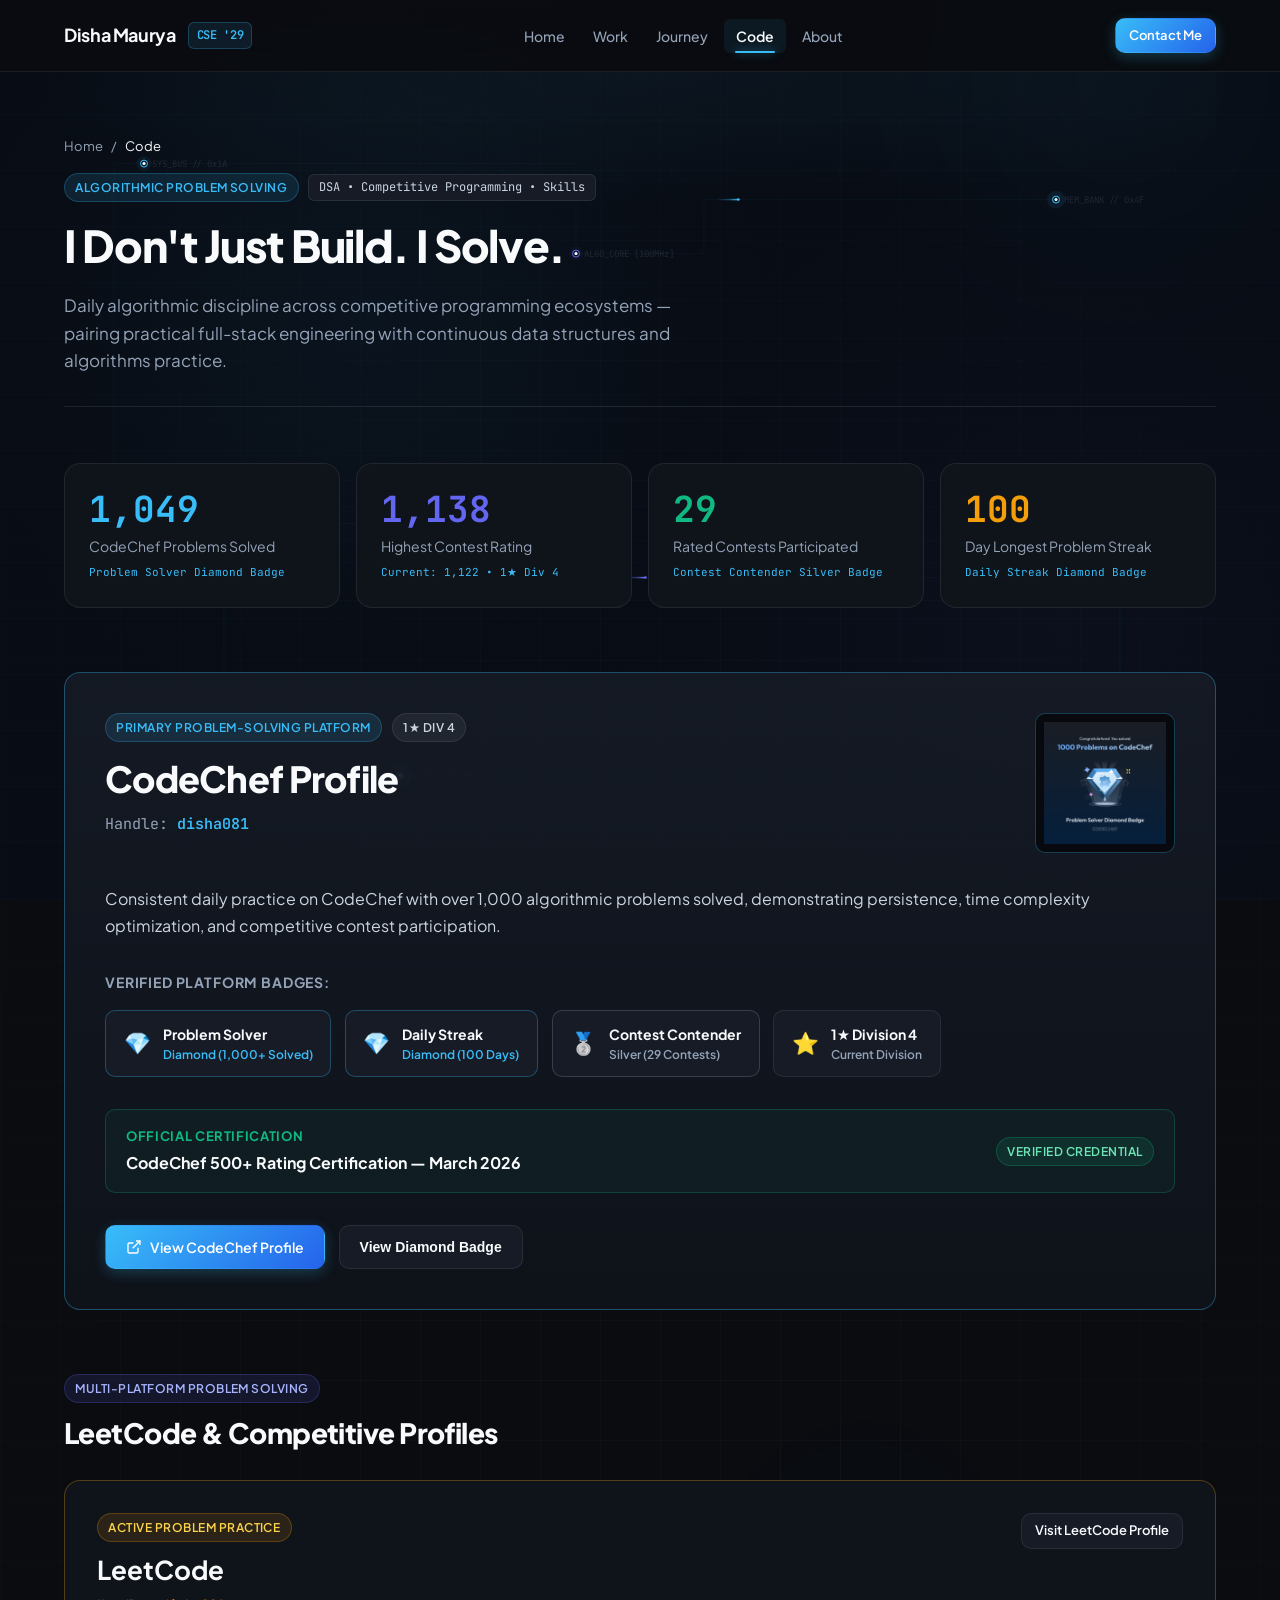
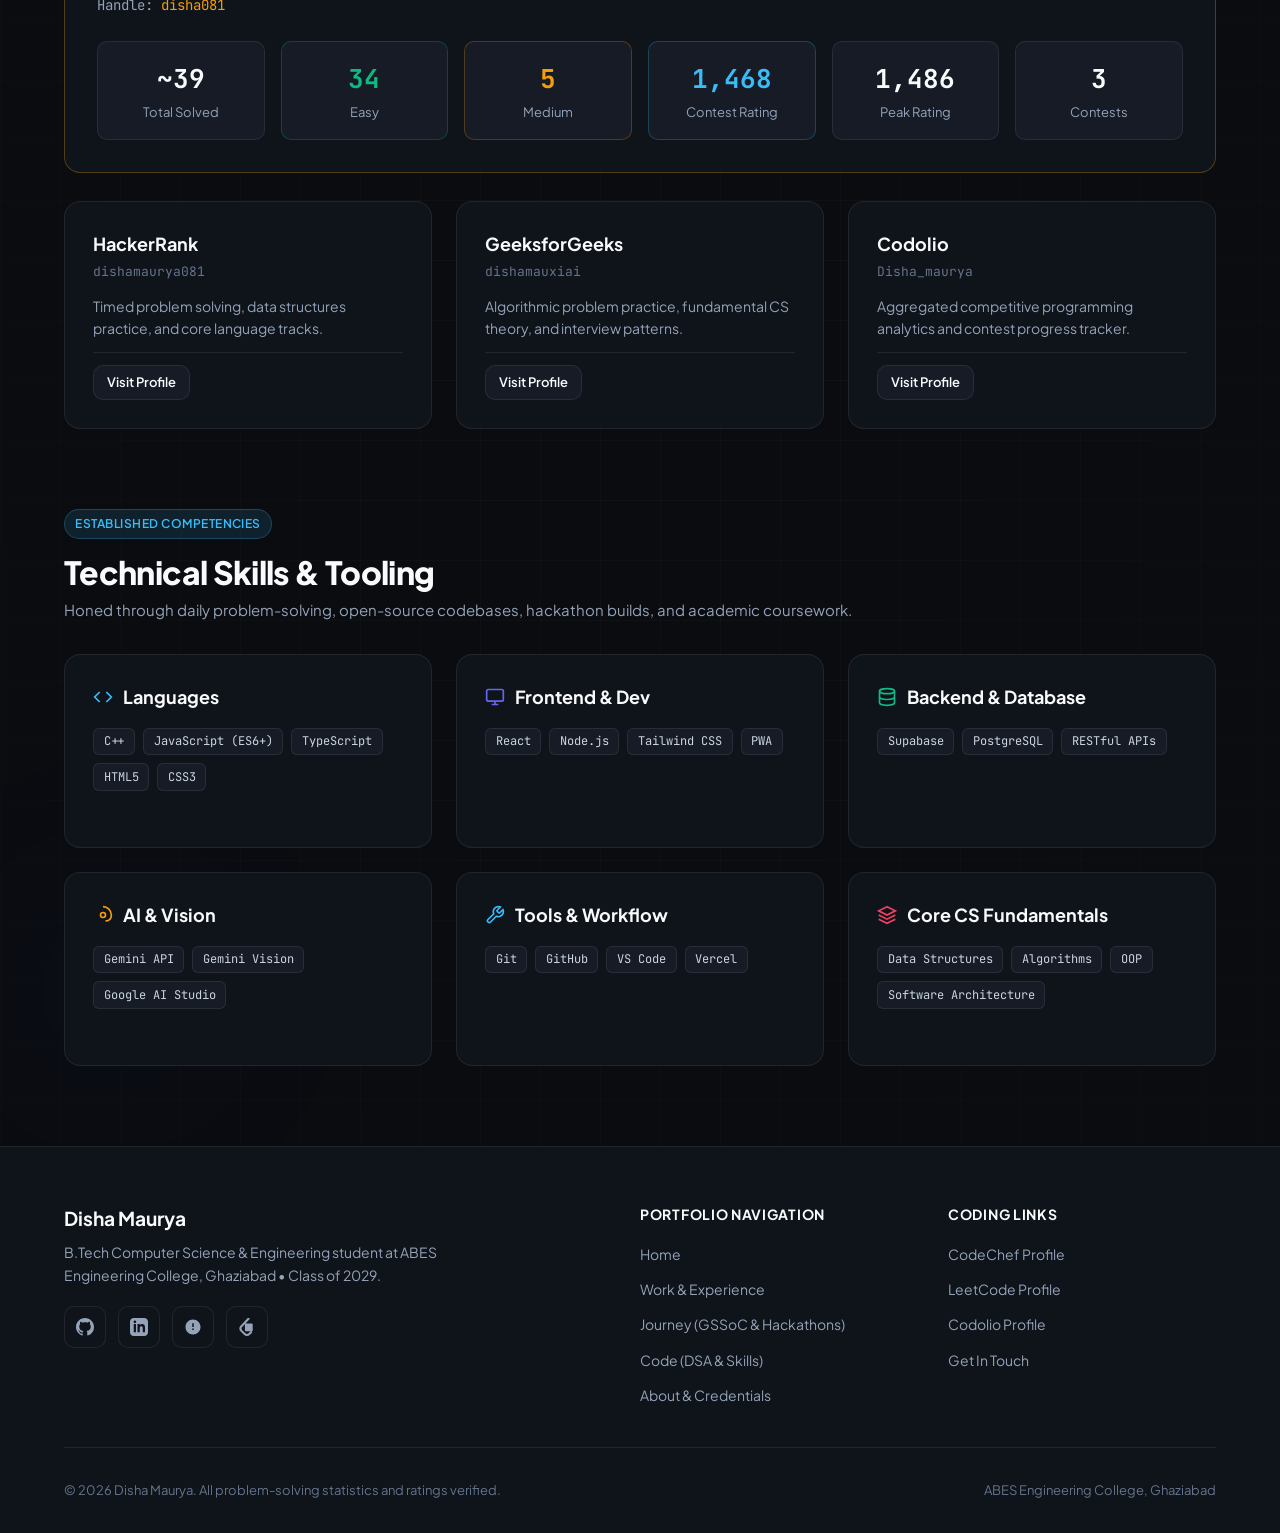
<file: code.html>
<!DOCTYPE html>
<html lang="en">
<head>
  <meta charset="UTF-8">
  <meta name="viewport" content="width=device-width, initial-scale=1.0">
  <meta name="description" content="Coding & DSA Dashboard of Disha Maurya - 1,049+ CodeChef Problems Solved (Diamond Solver), 100-Day Streak, LeetCode, HackerRank, GeeksforGeeks, Codolio, and Technical Skills Repertoire.">
  <title>Code & DSA | Disha Maurya</title>
  <link rel="stylesheet" href="css/style.css">
  <link rel="stylesheet" href="css/animations.css">
  <link rel="icon" type="image/svg+xml" href="data:image/svg+xml,<svg xmlns='http://www.w3.org/2000/svg' viewBox='0 0 24 24' fill='%2338bdf8'><path d='M12 2L2 7l10 5 10-5-10-5zM2 17l10 5 10-5M2 12l10 5 10-5'/></svg>">
</head>
<body>

  <!-- Site Navigation -->
  <header class="site-header">
    <div class="container nav-container">
      <a href="index.html" class="brand-logo" aria-label="Disha Maurya Home">
        <span>Disha Maurya</span>
        <span class="brand-badge">CSE '29</span>
      </a>

      <nav aria-label="Main Navigation">
        <ul class="nav-links">
          <li><a href="index.html" class="nav-link">Home</a></li>
          <li><a href="work.html" class="nav-link">Work</a></li>
          <li><a href="journey.html" class="nav-link">Journey</a></li>
          <li><a href="code.html" class="nav-link active">Code</a></li>
          <li><a href="about.html" class="nav-link">About</a></li>
        </ul>
      </nav>

      <div class="nav-actions">
        <a href="about.html#contact" class="btn btn-primary btn-sm">Contact Me</a>
        <button class="mobile-toggle" aria-label="Toggle navigation menu" aria-expanded="false">
          <svg width="22" height="22" viewBox="0 0 24 24" fill="none" stroke="currentColor" stroke-width="2" stroke-linecap="round" stroke-linejoin="round">
            <line x1="3" y1="12" x2="21" y2="12"></line>
            <line x1="3" y1="6" x2="21" y2="6"></line>
            <line x1="3" y1="18" x2="21" y2="18"></line>
          </svg>
        </button>
      </div>
    </div>
  </header>

  <!-- Mobile Drawer -->
  <div class="mobile-backdrop"></div>
  <aside class="mobile-drawer">
    <div style="display: flex; justify-content: space-between; align-items: center; margin-bottom: 1.5rem; padding-bottom: 0.75rem; border-bottom: 1px solid var(--border-subtle);">
      <span style="font-weight: 700; font-size: 1rem;">Navigation</span>
      <span class="brand-badge">ABESEC</span>
    </div>
    <a href="index.html" class="nav-link">Home</a>
    <a href="work.html" class="nav-link">Work</a>
    <a href="journey.html" class="nav-link">Journey</a>
    <a href="code.html" class="nav-link active">Code</a>
    <a href="about.html" class="nav-link">About</a>
    <div style="margin-top: 1.5rem; padding-top: 1rem; border-top: 1px solid var(--border-subtle);">
      <a href="about.html#contact" class="btn btn-primary btn-sm" style="width: 100%; text-align: center;">Contact Me</a>
    </div>
  </aside>

  <!-- Main Content -->
  <main class="container">
    <div class="page-header">
      <div class="breadcrumb">
        <a href="index.html">Home</a>
        <span>/</span>
        <span style="color: var(--text-primary);">Code</span>
      </div>
      <div style="display: flex; align-items: center; gap: 0.6rem; margin-bottom: 0.5rem;">
        <span class="badge badge-cyan">Algorithmic Problem Solving</span>
        <span class="pill-tag mono">DSA • Competitive Programming • Skills</span>
      </div>
      <h1 class="page-title" style="font-size: 2.75rem; font-weight: 800; letter-spacing: -0.03em;">
        I Don't Just Build. I Solve.
      </h1>
      <p class="page-subtitle">
        Daily algorithmic discipline across competitive programming ecosystems — pairing practical full-stack engineering with continuous data structures and algorithms practice.
      </p>
    </div>

    <!-- =====================================================================
         SECTION 1: ANIMATED STATISTICS STRIP (Exact Verified Stats)
         ===================================================================== -->
    <div class="stats-grid" style="margin-bottom: 4rem;">
      <div class="stat-card">
        <div class="stat-number" style="color: var(--accent-cyan);">1,049</div>
        <div class="stat-label">CodeChef Problems Solved</div>
        <span class="stat-tag">Problem Solver Diamond Badge</span>
      </div>
      <div class="stat-card">
        <div class="stat-number" style="color: var(--accent-indigo);">1,138</div>
        <div class="stat-label">Highest Contest Rating</div>
        <span class="stat-tag">Current: 1,122 • 1★ Div 4</span>
      </div>
      <div class="stat-card">
        <div class="stat-number" style="color: var(--accent-emerald);">29</div>
        <div class="stat-label">Rated Contests Participated</div>
        <span class="stat-tag">Contest Contender Silver Badge</span>
      </div>
      <div class="stat-card">
        <div class="stat-number" style="color: var(--accent-amber);">100</div>
        <div class="stat-label">Day Longest Problem Streak</div>
        <span class="stat-tag">Daily Streak Diamond Badge</span>
      </div>
    </div>

    <!-- =====================================================================
         SECTION 2: CODECHEF PROFILE SHOWCASE (Primary Featured Platform)
         ===================================================================== -->
    <section style="margin-bottom: 4rem;">
      <div class="card" style="border-color: rgba(56, 189, 248, 0.35); padding: 2.5rem; background: linear-gradient(180deg, rgba(22, 27, 38, 0.9) 0%, rgba(15, 19, 26, 0.95) 100%);">
        
        <div style="display: flex; justify-content: space-between; align-items: flex-start; gap: 1.5rem; flex-wrap: wrap; margin-bottom: 2rem;">
          <div>
            <div style="display: flex; align-items: center; gap: 0.6rem; margin-bottom: 0.5rem; flex-wrap: wrap;">
              <span class="badge badge-cyan">Primary Problem-Solving Platform</span>
              <span class="badge badge-neutral">1★ Div 4</span>
            </div>
            <h2 style="font-size: 2.25rem; font-weight: 800; letter-spacing: -0.02em; margin-bottom: 0.25rem;">
              CodeChef Profile
            </h2>
            <div class="mono" style="font-size: 0.9375rem; color: var(--text-muted);">
              Handle: <a href="https://www.codechef.com/users/disha081" target="_blank" rel="noopener noreferrer" style="color: var(--accent-cyan); font-weight: 600;">disha081</a>
            </div>
          </div>

          <!-- Diamond Badge Clickable Showcase -->
          <div class="badge-image-container" data-certificate-src="assets/achievements/CodeChef_1000_Problems.png" data-certificate-title="CodeChef 1000 Problems — Problem Solver Diamond Badge" title="Click to view Problem Solver Diamond Badge" style="cursor: pointer; border-radius: var(--radius-md); overflow: hidden; border: 1px solid rgba(56, 189, 248, 0.3); background: #07090e; width: 140px; height: 140px; display: flex; align-items: center; justify-content: center; padding: 0.5rem; transition: transform 0.2s ease;">
            <img src="assets/achievements/CodeChef_1000_Problems.png" alt="CodeChef 1000 Problems Diamond Badge" style="max-height: 100%; object-fit: contain;">
          </div>
        </div>

        <p style="color: var(--text-secondary); line-height: 1.7; font-size: 1rem; margin-bottom: 2rem;">
          Consistent daily practice on CodeChef with over 1,000 algorithmic problems solved, demonstrating persistence, time complexity optimization, and competitive contest participation.
        </p>

        <!-- Earned Badges Strip -->
        <h3 style="font-size: 0.875rem; font-weight: 700; text-transform: uppercase; letter-spacing: 0.06em; color: var(--text-muted); margin-bottom: 1rem;">
          Verified Platform Badges:
        </h3>
        <div style="display: flex; flex-wrap: wrap; gap: 0.85rem; margin-bottom: 2rem;">
          <div style="background: var(--bg-tertiary); border: 1px solid rgba(56, 189, 248, 0.3); border-radius: var(--radius-md); padding: 0.75rem 1.1rem; display: flex; align-items: center; gap: 0.75rem;">
            <span style="font-size: 1.35rem;">💎</span>
            <div>
              <div style="font-size: 0.875rem; font-weight: 700; color: var(--text-primary);">Problem Solver</div>
              <div style="font-size: 0.75rem; color: var(--accent-cyan); font-weight: 600;">Diamond (1,000+ Solved)</div>
            </div>
          </div>
          <div style="background: var(--bg-tertiary); border: 1px solid rgba(56, 189, 248, 0.3); border-radius: var(--radius-md); padding: 0.75rem 1.1rem; display: flex; align-items: center; gap: 0.75rem;">
            <span style="font-size: 1.35rem;">💎</span>
            <div>
              <div style="font-size: 0.875rem; font-weight: 700; color: var(--text-primary);">Daily Streak</div>
              <div style="font-size: 0.75rem; color: var(--accent-cyan); font-weight: 600;">Diamond (100 Days)</div>
            </div>
          </div>
          <div style="background: var(--bg-tertiary); border: 1px solid rgba(148, 163, 184, 0.25); border-radius: var(--radius-md); padding: 0.75rem 1.1rem; display: flex; align-items: center; gap: 0.75rem;">
            <span style="font-size: 1.35rem;">🥈</span>
            <div>
              <div style="font-size: 0.875rem; font-weight: 700; color: var(--text-primary);">Contest Contender</div>
              <div style="font-size: 0.75rem; color: var(--text-muted); font-weight: 600;">Silver (29 Contests)</div>
            </div>
          </div>
          <div style="background: var(--bg-tertiary); border: 1px solid var(--border-subtle); border-radius: var(--radius-md); padding: 0.75rem 1.1rem; display: flex; align-items: center; gap: 0.75rem;">
            <span style="font-size: 1.35rem;">⭐</span>
            <div>
              <div style="font-size: 0.875rem; font-weight: 700; color: var(--text-primary);">1★ Division 4</div>
              <div style="font-size: 0.75rem; color: var(--text-muted); font-weight: 600;">Current Division</div>
            </div>
          </div>
        </div>

        <!-- Verified Certification -->
        <div style="background: rgba(16, 185, 129, 0.06); border: 1px solid rgba(16, 185, 129, 0.25); border-radius: var(--radius-md); padding: 1rem 1.25rem; display: flex; align-items: center; justify-content: space-between; gap: 1rem; flex-wrap: wrap; margin-bottom: 2rem;">
          <div>
            <div style="font-size: 0.8125rem; color: var(--accent-emerald); font-weight: 700; text-transform: uppercase; letter-spacing: 0.05em; margin-bottom: 0.2rem;">Official Certification</div>
            <div style="font-weight: 700; color: var(--text-primary);">CodeChef 500+ Rating Certification — March 2026</div>
          </div>
          <span class="badge badge-emerald">Verified Credential</span>
        </div>

        <div style="display: flex; gap: 0.85rem; flex-wrap: wrap;">
          <a href="https://www.codechef.com/users/disha081" target="_blank" rel="noopener noreferrer" class="btn btn-primary">
            <svg width="16" height="16" viewBox="0 0 24 24" fill="none" stroke="currentColor" stroke-width="2"><path d="M18 13v6a2 2 0 0 1-2 2H5a2 2 0 0 1-2-2V8a2 2 0 0 1 2-2h6"></path><polyline points="15 3 21 3 21 9"></polyline><line x1="10" y1="14" x2="21" y2="3"></line></svg>
            View CodeChef Profile
          </a>
          <button data-certificate-src="assets/achievements/CodeChef_1000_Problems.png" data-certificate-title="CodeChef 1000 Problems — Problem Solver Diamond Badge" class="btn btn-secondary">
            View Diamond Badge
          </button>
        </div>

      </div>
    </section>

    <!-- =====================================================================
         SECTION 3: LEETCODE & OTHER PROFILES (Grid Layout)
         ===================================================================== -->
    <section style="margin-bottom: 5rem;">
      <div style="margin-bottom: 1.5rem;">
        <span class="badge badge-indigo">Multi-Platform Problem Solving</span>
        <h2 style="font-size: 1.75rem; font-weight: 800; letter-spacing: -0.02em; margin-top: 0.5rem;">
          LeetCode & Competitive Profiles
        </h2>
      </div>

      <!-- LeetCode Card -->
      <div class="card" style="border-color: rgba(245, 158, 11, 0.3); margin-bottom: 1.75rem; padding: 2rem;">
        <div style="display: flex; justify-content: space-between; align-items: flex-start; gap: 1rem; flex-wrap: wrap; margin-bottom: 1.5rem;">
          <div>
            <div style="display: flex; align-items: center; gap: 0.6rem; margin-bottom: 0.4rem; flex-wrap: wrap;">
              <span class="badge badge-amber">Active Problem Practice</span>
            </div>
            <h3 style="font-size: 1.625rem; font-weight: 700; margin-bottom: 0.25rem;">LeetCode</h3>
            <div class="mono" style="font-size: 0.875rem; color: var(--text-muted);">
              Handle: <a href="https://leetcode.com/u/disha081/" target="_blank" rel="noopener noreferrer" style="color: var(--accent-amber);">disha081</a>
            </div>
          </div>
          <a href="https://leetcode.com/u/disha081/" target="_blank" rel="noopener noreferrer" class="btn btn-secondary btn-sm">
            Visit LeetCode Profile
          </a>
        </div>

        <div style="display: grid; grid-template-columns: repeat(auto-fit, minmax(140px, 1fr)); gap: 1rem;">
          <div style="background: var(--bg-tertiary); border: 1px solid var(--border-subtle); border-radius: var(--radius-md); padding: 1rem; text-align: center;">
            <div class="mono" style="font-size: 1.625rem; font-weight: 700; color: var(--text-primary);">~39</div>
            <div style="font-size: 0.8125rem; color: var(--text-muted); margin-top: 0.2rem;">Total Solved</div>
          </div>
          <div style="background: var(--bg-tertiary); border: 1px solid rgba(16, 185, 129, 0.25); border-radius: var(--radius-md); padding: 1rem; text-align: center;">
            <div class="mono" style="font-size: 1.625rem; font-weight: 700; color: var(--accent-emerald);">34</div>
            <div style="font-size: 0.8125rem; color: var(--text-muted); margin-top: 0.2rem;">Easy</div>
          </div>
          <div style="background: var(--bg-tertiary); border: 1px solid rgba(245, 158, 11, 0.25); border-radius: var(--radius-md); padding: 1rem; text-align: center;">
            <div class="mono" style="font-size: 1.625rem; font-weight: 700; color: var(--accent-amber);">5</div>
            <div style="font-size: 0.8125rem; color: var(--text-muted); margin-top: 0.2rem;">Medium</div>
          </div>
          <div style="background: var(--bg-tertiary); border: 1px solid rgba(56, 189, 248, 0.25); border-radius: var(--radius-md); padding: 1rem; text-align: center;">
            <div class="mono" style="font-size: 1.625rem; font-weight: 700; color: var(--accent-cyan);">1,468</div>
            <div style="font-size: 0.8125rem; color: var(--text-muted); margin-top: 0.2rem;">Contest Rating</div>
          </div>
          <div style="background: var(--bg-tertiary); border: 1px solid var(--border-subtle); border-radius: var(--radius-md); padding: 1rem; text-align: center;">
            <div class="mono" style="font-size: 1.625rem; font-weight: 700; color: var(--text-primary);">1,486</div>
            <div style="font-size: 0.8125rem; color: var(--text-muted); margin-top: 0.2rem;">Peak Rating</div>
          </div>
          <div style="background: var(--bg-tertiary); border: 1px solid var(--border-subtle); border-radius: var(--radius-md); padding: 1rem; text-align: center;">
            <div class="mono" style="font-size: 1.625rem; font-weight: 700; color: var(--text-primary);">3</div>
            <div style="font-size: 0.8125rem; color: var(--text-muted); margin-top: 0.2rem;">Contests</div>
          </div>
        </div>
      </div>

      <!-- Other Profiles Grid (HackerRank, GfG, Codolio) -->
      <div class="grid-3">
        <!-- HackerRank -->
        <div class="card" style="display: flex; flex-direction: column; gap: 0.75rem;">
          <div>
            <h4 style="font-size: 1.125rem; font-weight: 700; margin-bottom: 0.2rem;">HackerRank</h4>
            <div class="mono" style="font-size: 0.8125rem; color: var(--text-dim);">dishamaurya081</div>
          </div>
          <p style="font-size: 0.875rem; color: var(--text-muted); line-height: 1.6; flex: 1;">
            Timed problem solving, data structures practice, and core language tracks.
          </p>
          <div style="padding-top: 0.75rem; border-top: 1px solid var(--border-subtle);">
            <a href="https://www.hackerrank.com/profile/dishamaurya081" target="_blank" rel="noopener noreferrer" class="btn btn-secondary btn-sm">
              Visit Profile
            </a>
          </div>
        </div>

        <!-- GeeksforGeeks -->
        <div class="card" style="display: flex; flex-direction: column; gap: 0.75rem;">
          <div>
            <h4 style="font-size: 1.125rem; font-weight: 700; margin-bottom: 0.2rem;">GeeksforGeeks</h4>
            <div class="mono" style="font-size: 0.8125rem; color: var(--text-dim);">dishamauxiai</div>
          </div>
          <p style="font-size: 0.875rem; color: var(--text-muted); line-height: 1.6; flex: 1;">
            Algorithmic problem practice, fundamental CS theory, and interview patterns.
          </p>
          <div style="padding-top: 0.75rem; border-top: 1px solid var(--border-subtle);">
            <a href="https://www.geeksforgeeks.org/user/dishamauxiai/" target="_blank" rel="noopener noreferrer" class="btn btn-secondary btn-sm">
              Visit Profile
            </a>
          </div>
        </div>

        <!-- Codolio -->
        <div class="card" style="display: flex; flex-direction: column; gap: 0.75rem;">
          <div>
            <h4 style="font-size: 1.125rem; font-weight: 700; margin-bottom: 0.2rem;">Codolio</h4>
            <div class="mono" style="font-size: 0.8125rem; color: var(--text-dim);">Disha_maurya</div>
          </div>
          <p style="font-size: 0.875rem; color: var(--text-muted); line-height: 1.6; flex: 1;">
            Aggregated competitive programming analytics and contest progress tracker.
          </p>
          <div style="padding-top: 0.75rem; border-top: 1px solid var(--border-subtle);">
            <a href="https://codolio.com/profile/Disha_maurya" target="_blank" rel="noopener noreferrer" class="btn btn-secondary btn-sm">
              Visit Profile
            </a>
          </div>
        </div>
      </div>

    </section>

    <!-- =====================================================================
         SECTION 4: TECHNICAL SKILLS REPERTOIRE (Interactive Cards — No Fake Bars)
         ===================================================================== -->
    <section style="margin-bottom: 5rem;">
      <div style="margin-bottom: 2rem;">
        <span class="badge badge-cyan">Established Competencies</span>
        <h2 style="font-size: 2rem; font-weight: 800; letter-spacing: -0.02em; margin-top: 0.5rem;">
          Technical Skills & Tooling
        </h2>
        <p style="color: var(--text-muted); font-size: 0.9375rem;">
          Honed through daily problem-solving, open-source codebases, hackathon builds, and academic coursework.
        </p>
      </div>

      <div class="grid-3">
        <!-- 1. Languages -->
        <div class="card" style="transition: transform 0.2s ease, border-color 0.2s ease;">
          <div style="display: flex; align-items: center; gap: 0.6rem; margin-bottom: 1rem;">
            <svg width="20" height="20" viewBox="0 0 24 24" fill="none" stroke="currentColor" stroke-width="2" style="color: var(--accent-cyan);"><polyline points="16 18 22 12 16 6"></polyline><polyline points="8 6 2 12 8 18"></polyline></svg>
            <h3 style="font-size: 1.125rem; font-weight: 700;">Languages</h3>
          </div>
          <div class="tech-tags">
            <span class="pill-tag">C++</span>
            <span class="pill-tag">JavaScript (ES6+)</span>
            <span class="pill-tag">TypeScript</span>
            <span class="pill-tag">HTML5</span>
            <span class="pill-tag">CSS3</span>
          </div>
        </div>

        <!-- 2. Frameworks & Dev -->
        <div class="card">
          <div style="display: flex; align-items: center; gap: 0.6rem; margin-bottom: 1rem;">
            <svg width="20" height="20" viewBox="0 0 24 24" fill="none" stroke="currentColor" stroke-width="2" style="color: var(--accent-indigo);"><rect x="2" y="3" width="20" height="14" rx="2" ry="2"></rect><line x1="8" y1="21" x2="16" y2="21"></line><line x1="12" y1="17" x2="12" y2="21"></line></svg>
            <h3 style="font-size: 1.125rem; font-weight: 700;">Frontend & Dev</h3>
          </div>
          <div class="tech-tags">
            <span class="pill-tag">React</span>
            <span class="pill-tag">Node.js</span>
            <span class="pill-tag">Tailwind CSS</span>
            <span class="pill-tag">PWA</span>
          </div>
        </div>

        <!-- 3. Backend & Database -->
        <div class="card">
          <div style="display: flex; align-items: center; gap: 0.6rem; margin-bottom: 1rem;">
            <svg width="20" height="20" viewBox="0 0 24 24" fill="none" stroke="currentColor" stroke-width="2" style="color: var(--accent-emerald);"><ellipse cx="12" cy="5" rx="9" ry="3"></ellipse><path d="M21 12c0 1.66-4 3-9 3s-9-1.34-9-3"></path><path d="M3 5v14c0 1.66 4 3 9 3s9-1.34 9-3V5"></path></svg>
            <h3 style="font-size: 1.125rem; font-weight: 700;">Backend & Database</h3>
          </div>
          <div class="tech-tags">
            <span class="pill-tag">Supabase</span>
            <span class="pill-tag">PostgreSQL</span>
            <span class="pill-tag">RESTful APIs</span>
          </div>
        </div>

        <!-- 4. AI & Vision -->
        <div class="card">
          <div style="display: flex; align-items: center; gap: 0.6rem; margin-bottom: 1rem;">
            <svg width="20" height="20" viewBox="0 0 24 24" fill="none" stroke="currentColor" stroke-width="2" style="color: var(--accent-amber);"><path d="M12 2a10 10 0 0 1 10 10v1a6 6 0 0 1-6 6h-1"></path><circle cx="12" cy="12" r="3"></circle></svg>
            <h3 style="font-size: 1.125rem; font-weight: 700;">AI & Vision</h3>
          </div>
          <div class="tech-tags">
            <span class="pill-tag">Gemini API</span>
            <span class="pill-tag">Gemini Vision</span>
            <span class="pill-tag">Google AI Studio</span>
          </div>
        </div>

        <!-- 5. Tools & Deployment -->
        <div class="card">
          <div style="display: flex; align-items: center; gap: 0.6rem; margin-bottom: 1rem;">
            <svg width="20" height="20" viewBox="0 0 24 24" fill="none" stroke="currentColor" stroke-width="2" style="color: var(--accent-cyan);"><path d="M14.7 6.3a1 1 0 0 0 0 1.4l1.6 1.6a1 1 0 0 0 1.4 0l3.77-3.77a6 6 0 0 1-7.94 7.94l-6.91 6.91a2.12 2.12 0 0 1-3-3l6.91-6.91a6 6 0 0 1 7.94-7.94l-3.76 3.76z"></path></svg>
            <h3 style="font-size: 1.125rem; font-weight: 700;">Tools & Workflow</h3>
          </div>
          <div class="tech-tags">
            <span class="pill-tag">Git</span>
            <span class="pill-tag">GitHub</span>
            <span class="pill-tag">VS Code</span>
            <span class="pill-tag">Vercel</span>
          </div>
        </div>

        <!-- 6. Core Computer Science -->
        <div class="card">
          <div style="display: flex; align-items: center; gap: 0.6rem; margin-bottom: 1rem;">
            <svg width="20" height="20" viewBox="0 0 24 24" fill="none" stroke="currentColor" stroke-width="2" style="color: var(--accent-rose);"><polygon points="12 2 2 7 12 12 22 7 12 2"></polygon><polyline points="2 17 12 22 22 17"></polyline><polyline points="2 12 12 17 22 12"></polyline></svg>
            <h3 style="font-size: 1.125rem; font-weight: 700;">Core CS Fundamentals</h3>
          </div>
          <div class="tech-tags">
            <span class="pill-tag">Data Structures</span>
            <span class="pill-tag">Algorithms</span>
            <span class="pill-tag">OOP</span>
            <span class="pill-tag">Software Architecture</span>
          </div>
        </div>
      </div>
    </section>

  </main>

  <!-- Site Footer -->
  <footer class="site-footer">
    <div class="container">
      <div class="footer-grid">
        <div class="footer-col">
          <div style="font-weight: 700; font-size: 1.2rem; margin-bottom: 0.5rem;">Disha Maurya</div>
          <p style="color: var(--text-muted); font-size: 0.875rem; max-width: 380px; line-height: 1.6; margin-bottom: 1.25rem;">
            B.Tech Computer Science & Engineering student at ABES Engineering College, Ghaziabad • Class of 2029.
          </p>
          <div class="social-links">
            <a href="https://github.com/dishamaurya081-create" target="_blank" rel="noopener noreferrer" class="social-link" aria-label="GitHub"><svg viewBox="0 0 24 24" fill="currentColor"><path d="M12 0C5.37 0 0 5.37 0 12c0 5.31 3.435 9.795 8.205 11.385.6.105.825-.255.825-.57 0-.285-.015-1.23-.015-2.235-3.015.555-3.795-.735-4.035-1.41-.135-.345-.72-1.41-1.23-1.695-.42-.225-1.02-.78-.015-.795.945-.015 1.62.87 1.845 1.23 1.08 1.815 2.805 1.305 3.495.99.105-.78.42-1.305.765-1.605-2.67-.3-5.46-1.335-5.46-5.925 0-1.305.465-2.385 1.23-3.225-.12-.3-.54-1.53.12-3.18 0 0 1.005-.315 3.3 1.23.96-.27 1.98-.405 3-.405s2.04.135 3 .405c2.295-1.56 3.3-1.23 3.3-1.23.66 1.65.24 2.88.12 3.18.765.84 1.23 1.905 1.23 3.225 0 4.605-2.805 5.625-5.475 5.925.435.375.81 1.095.81 2.22 0 1.605-.015 2.895-.015 3.3 0 .315.225.69.825.57A12.02 12.02 0 0024 12c0-6.63-5.37-12-12-12z"/></svg></a>
            <a href="https://www.linkedin.com/in/disha-maurya-9996413b5/" target="_blank" rel="noopener noreferrer" class="social-link" aria-label="LinkedIn"><svg viewBox="0 0 24 24" fill="currentColor"><path d="M19 0h-14c-2.761 0-5 2.239-5 5v14c0 2.761 2.239 5 5 5h14c2.762 0 5-2.239 5-5v-14c0-2.761-2.238-5-5-5zm-11 19h-3v-11h3v11zm-1.5-12.268c-.966 0-1.75-.79-1.75-1.764s.784-1.764 1.75-1.764 1.75.79 1.75 1.764-.783 1.764-1.75 1.764zm13.5 12.268h-3v-5.604c0-3.368-4-3.113-4 0v5.604h-3v-11h3v1.765c1.396-2.586 7-2.777 7 2.476v6.759z"/></svg></a>
            <a href="https://www.codechef.com/users/disha081" target="_blank" rel="noopener noreferrer" class="social-link" aria-label="CodeChef"><svg viewBox="0 0 24 24" fill="currentColor"><path d="M12 2C6.48 2 2 6.48 2 12s4.48 10 10 10 10-4.48 10-10S17.52 2 12 2zm1 14h-2v-2h2v2zm0-4h-2V7h2v5z"/></svg></a>
            <a href="https://leetcode.com/u/disha081/" target="_blank" rel="noopener noreferrer" class="social-link" aria-label="LeetCode"><svg viewBox="0 0 24 24" fill="currentColor"><path d="M13.483 0a1.374 1.374 0 0 0-.961.438L7.116 6.226l-3.854 4.126a5.266 5.266 0 0 0-1.209 2.104 5.35 5.35 0 0 0-.125.513 5.527 5.527 0 0 0 .062 2.362 5.83 5.83 0 0 0 .349 1.017 5.938 5.938 0 0 0 1.271 1.818l4.277 4.193.039.038c2.248 2.165 5.852 2.133 8.063-.074l2.396-2.392c.54-.54.54-1.414.003-1.955a1.378 1.378 0 0 0-1.951-.003l-2.396 2.392a3.021 3.021 0 0 1-4.205.038l-.02-.019-4.276-4.193c-.652-.64-.972-1.469-.948-2.263a2.68 2.68 0 0 1 .666-1.607 2.6 2.6 0 0 1 .616-.499l3.8-4.069 5.36-5.748c.535-.541.535-1.418-.002-1.959A1.37 1.37 0 0 0 13.483 0zm-2.88 7.286c-.766 0-1.388.622-1.388 1.388v7.652c0 .766.622 1.388 1.388 1.388h7.652c.766 0 1.388-.622 1.388-1.388V8.674c0-.766-.622-1.388-1.388-1.388z"/></svg></a>
          </div>
        </div>

        <div class="footer-col">
          <h4>Portfolio Navigation</h4>
          <ul class="footer-links">
            <li><a href="index.html" class="footer-link">Home</a></li>
            <li><a href="work.html" class="footer-link">Work & Experience</a></li>
            <li><a href="journey.html" class="footer-link">Journey (GSSoC & Hackathons)</a></li>
            <li><a href="code.html" class="footer-link">Code (DSA & Skills)</a></li>
            <li><a href="about.html" class="footer-link">About & Credentials</a></li>
          </ul>
        </div>

        <div class="footer-col">
          <h4>Coding Links</h4>
          <ul class="footer-links">
            <li><a href="https://www.codechef.com/users/disha081" target="_blank" rel="noopener noreferrer" class="footer-link">CodeChef Profile</a></li>
            <li><a href="https://leetcode.com/u/disha081/" target="_blank" rel="noopener noreferrer" class="footer-link">LeetCode Profile</a></li>
            <li><a href="https://codolio.com/profile/Disha_maurya" target="_blank" rel="noopener noreferrer" class="footer-link">Codolio Profile</a></li>
            <li><a href="about.html#contact" class="footer-link">Get In Touch</a></li>
          </ul>
        </div>
      </div>

      <div class="footer-bottom">
        <div>&copy; 2026 Disha Maurya. All problem-solving statistics and ratings verified.</div>
        <div>ABES Engineering College, Ghaziabad</div>
      </div>
    </div>
  </footer>

  <script src="js/main.js"></script>
  <script src="js/animations.js"></script>
  <script src="js/cse-background.js"></script>
</body>
</html>
</file>
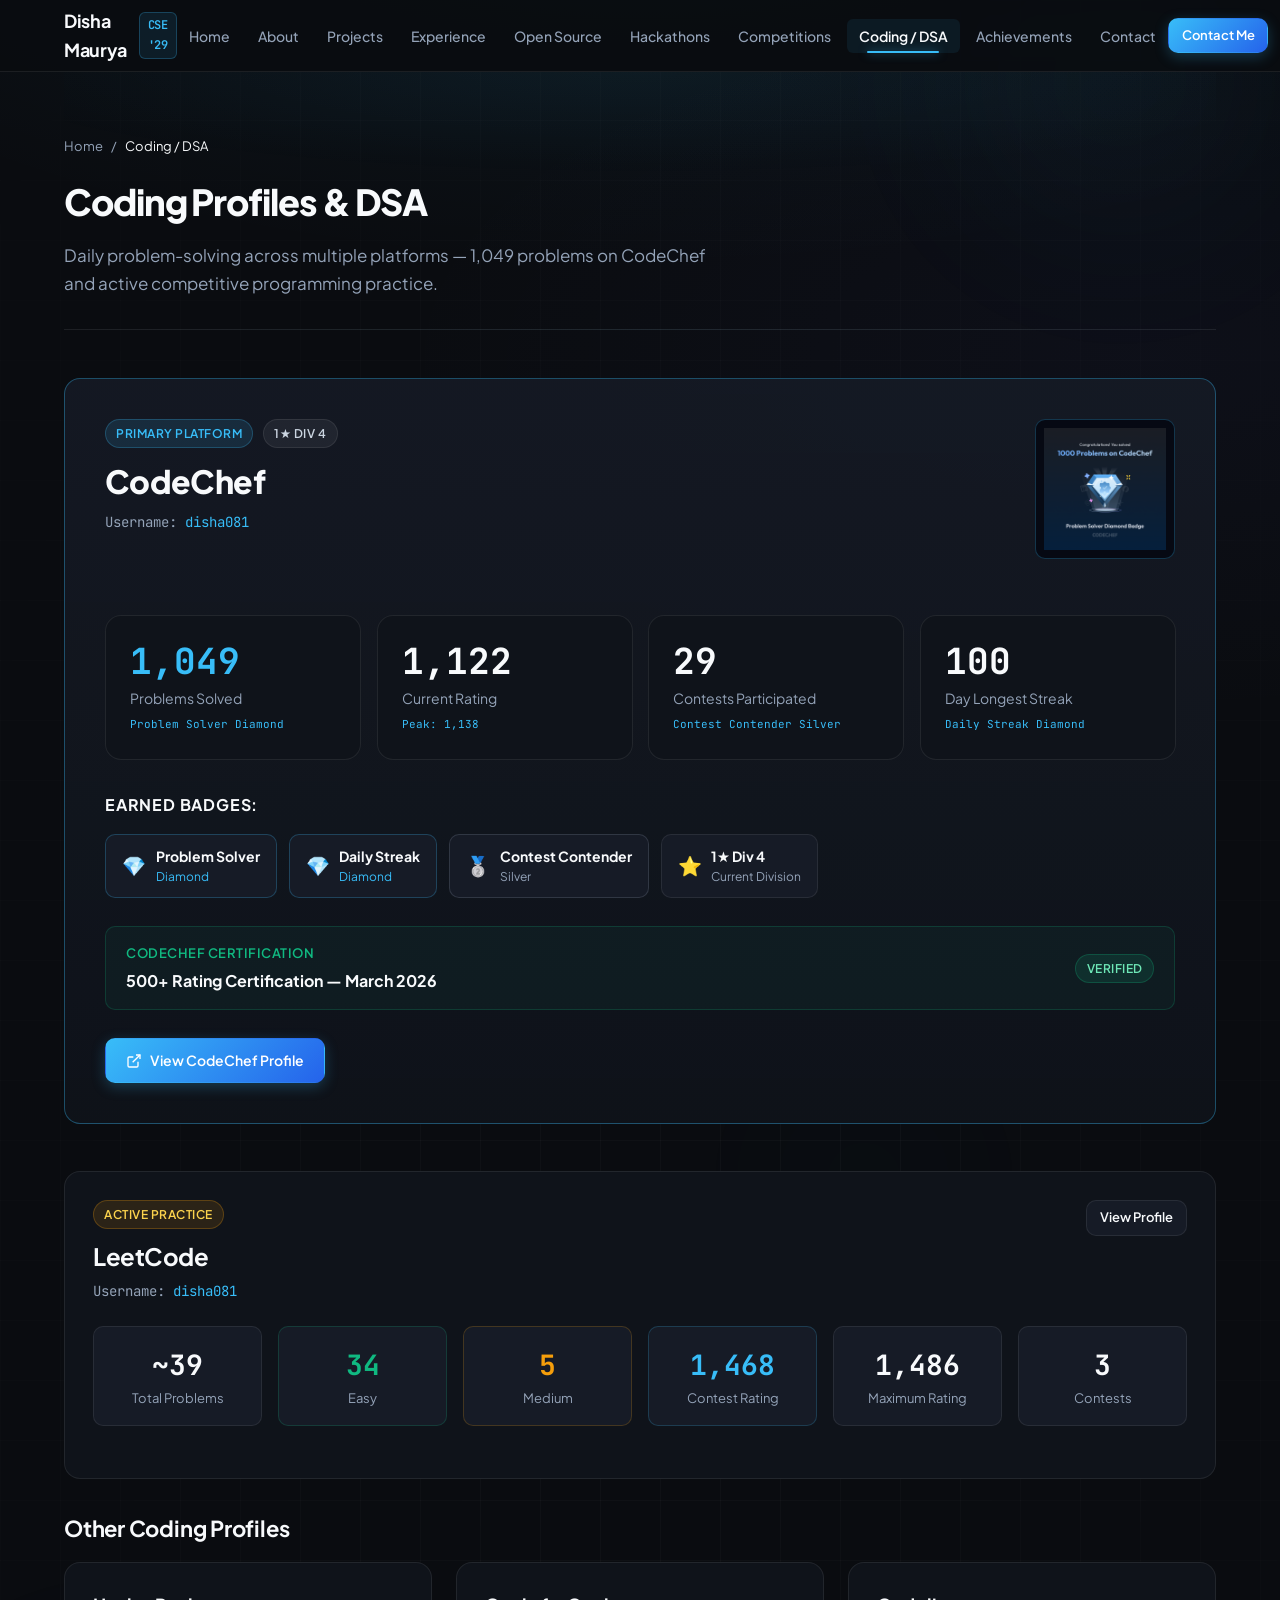
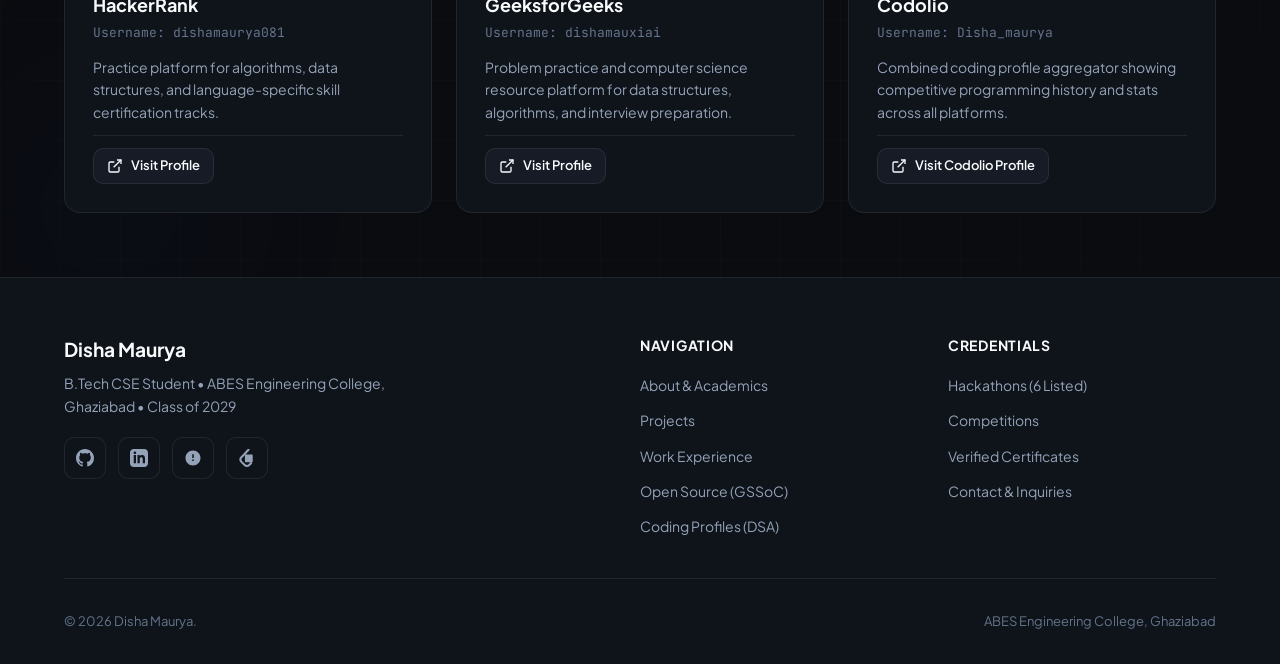
<file: coding.html>
<!DOCTYPE html>
<html lang="en">
<head>
  <meta charset="UTF-8">
  <meta name="viewport" content="width=device-width, initial-scale=1.0">
  <meta name="description" content="Coding Profiles & DSA Dashboard - Disha Maurya. CodeChef 1,049 problems, LeetCode, HackerRank, GeeksforGeeks, Codolio.">
  <title>Coding / DSA | Disha Maurya</title>
  <link rel="stylesheet" href="css/style.css">
  <link rel="stylesheet" href="css/animations.css">
  <link rel="icon" type="image/svg+xml" href="data:image/svg+xml,<svg xmlns='http://www.w3.org/2000/svg' viewBox='0 0 24 24' fill='%2338bdf8'><path d='M12 2L2 7l10 5 10-5-10-5zM2 17l10 5 10-5M2 12l10 5 10-5'/></svg>">
</head>
<body>

  <header class="site-header">
    <div class="container nav-container">
      <a href="index.html" class="brand-logo">
        <span>Disha Maurya</span>
        <span class="brand-badge">CSE '29</span>
      </a>
      <nav aria-label="Main Navigation">
        <ul class="nav-links">
          <li><a href="index.html" class="nav-link">Home</a></li>
          <li><a href="about.html" class="nav-link">About</a></li>
          <li><a href="projects.html" class="nav-link">Projects</a></li>
          <li><a href="experience.html" class="nav-link">Experience</a></li>
          <li><a href="opensource.html" class="nav-link">Open Source</a></li>
          <li><a href="hackathons.html" class="nav-link">Hackathons</a></li>
          <li><a href="competitions.html" class="nav-link">Competitions</a></li>
          <li><a href="coding.html" class="nav-link active">Coding / DSA</a></li>
          <li><a href="achievements.html" class="nav-link">Achievements</a></li>
          <li><a href="contact.html" class="nav-link">Contact</a></li>
        </ul>
      </nav>
      <div class="nav-actions">
        <a href="contact.html" class="btn btn-primary btn-sm">Contact Me</a>
        <button class="mobile-toggle" aria-label="Toggle navigation menu" aria-expanded="false">
          <svg width="22" height="22" viewBox="0 0 24 24" fill="none" stroke="currentColor" stroke-width="2"><line x1="3" y1="12" x2="21" y2="12"></line><line x1="3" y1="6" x2="21" y2="6"></line><line x1="3" y1="18" x2="21" y2="18"></line></svg>
        </button>
      </div>
    </div>
  </header>

  <div class="mobile-backdrop"></div>
  <aside class="mobile-drawer">
    <div style="display:flex;justify-content:space-between;align-items:center;margin-bottom:1.5rem;padding-bottom:.75rem;border-bottom:1px solid var(--border-subtle);">
      <span style="font-weight:700;font-size:1rem;">Menu</span><span class="brand-badge">ABESEC</span>
    </div>
    <a href="index.html" class="nav-link">Home</a>
    <a href="about.html" class="nav-link">About</a>
    <a href="projects.html" class="nav-link">Projects</a>
    <a href="experience.html" class="nav-link">Experience</a>
    <a href="opensource.html" class="nav-link">Open Source</a>
    <a href="hackathons.html" class="nav-link">Hackathons</a>
    <a href="competitions.html" class="nav-link">Competitions</a>
    <a href="coding.html" class="nav-link active">Coding / DSA</a>
    <a href="achievements.html" class="nav-link">Achievements</a>
    <a href="contact.html" class="nav-link">Contact</a>
  </aside>

  <main class="container">
    <div class="page-header">
      <div class="breadcrumb">
        <a href="index.html">Home</a><span>/</span>
        <span style="color:var(--text-primary);">Coding / DSA</span>
      </div>
      <h1 class="page-title">Coding Profiles & DSA</h1>
      <p class="page-subtitle">Daily problem-solving across multiple platforms — 1,049 problems on CodeChef and active competitive programming practice.</p>
    </div>

    <!-- ==========================================
         CODECHEF — Primary Featured Platform
    ========================================== -->
    <div class="card" style="border-color:rgba(56,189,248,.35);padding:2.5rem;margin-bottom:3rem;background:linear-gradient(180deg,rgba(22,27,38,.85) 0%,rgba(15,19,26,.95) 100%);">
      <div style="display:flex;justify-content:space-between;align-items:flex-start;gap:1.5rem;flex-wrap:wrap;margin-bottom:2rem;">
        <div>
          <div style="display:flex;align-items:center;gap:.6rem;margin-bottom:.5rem;flex-wrap:wrap;">
            <span class="badge badge-cyan">Primary Platform</span>
            <span class="badge badge-neutral">1★ Div 4</span>
          </div>
          <h2 style="font-size:2rem;font-weight:800;letter-spacing:-.02em;margin-bottom:.25rem;">CodeChef</h2>
          <div class="mono" style="font-size:.875rem;color:var(--text-muted);">Username: <a href="https://www.codechef.com/users/disha081" target="_blank" rel="noopener noreferrer" style="color:var(--accent-cyan);">disha081</a></div>
        </div>

        <!-- Badge Image with click to view -->
        <div class="badge-image-container" data-certificate-src="assets/achievements/CodeChef_1000_Problems.png" data-certificate-title="CodeChef 1000 Problems — Problem Solver Diamond Badge" title="Click to view 1000 Problems badge">
          <img src="assets/achievements/CodeChef_1000_Problems.png" alt="CodeChef 1000 Problems Solved - Problem Solver Diamond Badge">
        </div>
      </div>

      <!-- Stats Grid -->
      <div class="stats-grid" style="margin-bottom:2rem;">
        <div class="stat-card">
          <div class="stat-number" style="color:var(--accent-cyan);">1,049</div>
          <div class="stat-label">Problems Solved</div>
          <span class="stat-tag">Problem Solver Diamond</span>
        </div>
        <div class="stat-card">
          <div class="stat-number">1,122</div>
          <div class="stat-label">Current Rating</div>
          <span class="stat-tag">Peak: 1,138</span>
        </div>
        <div class="stat-card">
          <div class="stat-number">29</div>
          <div class="stat-label">Contests Participated</div>
          <span class="stat-tag">Contest Contender Silver</span>
        </div>
        <div class="stat-card">
          <div class="stat-number">100</div>
          <div class="stat-label">Day Longest Streak</div>
          <span class="stat-tag">Daily Streak Diamond</span>
        </div>
      </div>

      <!-- Badges earned -->
      <h3 style="font-size:1rem;font-weight:700;text-transform:uppercase;letter-spacing:.05em;margin-bottom:1rem;">Earned Badges:</h3>
      <div style="display:flex;flex-wrap:wrap;gap:.75rem;margin-bottom:1.75rem;">
        <div style="background:var(--bg-tertiary);border:1px solid rgba(56,189,248,.25);border-radius:var(--radius-md);padding:.65rem 1rem;display:flex;align-items:center;gap:.6rem;">
          <span style="font-size:1.2rem;">💎</span>
          <div>
            <div style="font-size:.875rem;font-weight:700;color:var(--text-primary);">Problem Solver</div>
            <div style="font-size:.75rem;color:var(--accent-cyan);">Diamond</div>
          </div>
        </div>
        <div style="background:var(--bg-tertiary);border:1px solid rgba(56,189,248,.25);border-radius:var(--radius-md);padding:.65rem 1rem;display:flex;align-items:center;gap:.6rem;">
          <span style="font-size:1.2rem;">💎</span>
          <div>
            <div style="font-size:.875rem;font-weight:700;color:var(--text-primary);">Daily Streak</div>
            <div style="font-size:.75rem;color:var(--accent-cyan);">Diamond</div>
          </div>
        </div>
        <div style="background:var(--bg-tertiary);border:1px solid rgba(148,163,184,.2);border-radius:var(--radius-md);padding:.65rem 1rem;display:flex;align-items:center;gap:.6rem;">
          <span style="font-size:1.2rem;">🥈</span>
          <div>
            <div style="font-size:.875rem;font-weight:700;color:var(--text-primary);">Contest Contender</div>
            <div style="font-size:.75rem;color:var(--text-muted);">Silver</div>
          </div>
        </div>
        <div style="background:var(--bg-tertiary);border:1px solid var(--border-subtle);border-radius:var(--radius-md);padding:.65rem 1rem;display:flex;align-items:center;gap:.6rem;">
          <span style="font-size:1.2rem;">⭐</span>
          <div>
            <div style="font-size:.875rem;font-weight:700;color:var(--text-primary);">1★ Div 4</div>
            <div style="font-size:.75rem;color:var(--text-muted);">Current Division</div>
          </div>
        </div>
      </div>

      <!-- Certification -->
      <div style="background:rgba(16,185,129,.06);border:1px solid rgba(16,185,129,.2);border-radius:var(--radius-md);padding:1rem 1.25rem;display:flex;align-items:center;justify-content:space-between;gap:1rem;flex-wrap:wrap;margin-bottom:1.75rem;">
        <div>
          <div style="font-size:.8125rem;color:var(--accent-emerald);font-weight:600;text-transform:uppercase;letter-spacing:.04em;margin-bottom:.25rem;">CodeChef Certification</div>
          <div style="font-weight:700;color:var(--text-primary);">500+ Rating Certification — March 2026</div>
        </div>
        <span class="badge badge-emerald">Verified</span>
      </div>

      <a href="https://www.codechef.com/users/disha081" target="_blank" rel="noopener noreferrer" class="btn btn-primary">
        <svg width="16" height="16" viewBox="0 0 24 24" fill="none" stroke="currentColor" stroke-width="2"><path d="M18 13v6a2 2 0 0 1-2 2H5a2 2 0 0 1-2-2V8a2 2 0 0 1 2-2h6"></path><polyline points="15 3 21 3 21 9"></polyline><line x1="10" y1="14" x2="21" y2="3"></line></svg>
        View CodeChef Profile
      </a>
    </div>

    <!-- ==========================================
         LEETCODE
    ========================================== -->
    <div class="card" style="margin-bottom:2rem;">
      <div style="display:flex;justify-content:space-between;align-items:flex-start;gap:1rem;flex-wrap:wrap;margin-bottom:1.5rem;">
        <div>
          <div style="display:flex;align-items:center;gap:.6rem;margin-bottom:.5rem;flex-wrap:wrap;">
            <span class="badge badge-amber">Active Practice</span>
          </div>
          <h2 style="font-size:1.5rem;font-weight:700;letter-spacing:-.02em;margin-bottom:.25rem;">LeetCode</h2>
          <div class="mono" style="font-size:.875rem;color:var(--text-muted);">Username: <a href="https://leetcode.com/u/disha081/" target="_blank" rel="noopener noreferrer" style="color:var(--accent-cyan);">disha081</a></div>
        </div>
        <a href="https://leetcode.com/u/disha081/" target="_blank" rel="noopener noreferrer" class="btn btn-secondary btn-sm">View Profile</a>
      </div>

      <div style="display:grid;grid-template-columns:repeat(auto-fit,minmax(160px,1fr));gap:1rem;margin-bottom:1.5rem;">
        <div style="background:var(--bg-tertiary);border:1px solid var(--border-subtle);border-radius:var(--radius-md);padding:1rem;text-align:center;">
          <div class="mono" style="font-size:1.75rem;font-weight:700;color:var(--text-primary);">~39</div>
          <div style="font-size:.8125rem;color:var(--text-muted);">Total Problems</div>
        </div>
        <div style="background:var(--bg-tertiary);border:1px solid rgba(16,185,129,.2);border-radius:var(--radius-md);padding:1rem;text-align:center;">
          <div class="mono" style="font-size:1.75rem;font-weight:700;color:var(--accent-emerald);">34</div>
          <div style="font-size:.8125rem;color:var(--text-muted);">Easy</div>
        </div>
        <div style="background:var(--bg-tertiary);border:1px solid rgba(245,158,11,.2);border-radius:var(--radius-md);padding:1rem;text-align:center;">
          <div class="mono" style="font-size:1.75rem;font-weight:700;color:var(--accent-amber);">5</div>
          <div style="font-size:.8125rem;color:var(--text-muted);">Medium</div>
        </div>
        <div style="background:var(--bg-tertiary);border:1px solid rgba(56,189,248,.2);border-radius:var(--radius-md);padding:1rem;text-align:center;">
          <div class="mono" style="font-size:1.75rem;font-weight:700;color:var(--accent-cyan);">1,468</div>
          <div style="font-size:.8125rem;color:var(--text-muted);">Contest Rating</div>
        </div>
        <div style="background:var(--bg-tertiary);border:1px solid var(--border-subtle);border-radius:var(--radius-md);padding:1rem;text-align:center;">
          <div class="mono" style="font-size:1.75rem;font-weight:700;color:var(--text-primary);">1,486</div>
          <div style="font-size:.8125rem;color:var(--text-muted);">Maximum Rating</div>
        </div>
        <div style="background:var(--bg-tertiary);border:1px solid var(--border-subtle);border-radius:var(--radius-md);padding:1rem;text-align:center;">
          <div class="mono" style="font-size:1.75rem;font-weight:700;color:var(--text-primary);">3</div>
          <div style="font-size:.8125rem;color:var(--text-muted);">Contests</div>
        </div>
      </div>
    </div>

    <!-- ==========================================
         OTHER PROFILES
    ========================================== -->
    <h2 style="font-size:1.375rem;font-weight:700;margin-bottom:1rem;letter-spacing:-.01em;">Other Coding Profiles</h2>

    <div class="grid-3" style="margin-bottom:4rem;">
      <!-- HackerRank -->
      <div class="card" style="display:flex;flex-direction:column;gap:.75rem;">
        <div>
          <h3 style="font-size:1.125rem;font-weight:700;margin-bottom:.2rem;">HackerRank</h3>
          <div class="mono" style="font-size:.8125rem;color:var(--text-dim);">Username: dishamaurya081</div>
        </div>
        <p style="font-size:.875rem;color:var(--text-muted);">Practice platform for algorithms, data structures, and language-specific skill certification tracks.</p>
        <div style="margin-top:auto;padding-top:.75rem;border-top:1px solid var(--border-subtle);">
          <a href="https://www.hackerrank.com/profile/dishamaurya081" target="_blank" rel="noopener noreferrer" class="btn btn-secondary btn-sm">
            <svg width="14" height="14" viewBox="0 0 24 24" fill="none" stroke="currentColor" stroke-width="2"><path d="M18 13v6a2 2 0 0 1-2 2H5a2 2 0 0 1-2-2V8a2 2 0 0 1 2-2h6"></path><polyline points="15 3 21 3 21 9"></polyline><line x1="10" y1="14" x2="21" y2="3"></line></svg>
            Visit Profile
          </a>
        </div>
      </div>

      <!-- GeeksforGeeks -->
      <div class="card" style="display:flex;flex-direction:column;gap:.75rem;">
        <div>
          <h3 style="font-size:1.125rem;font-weight:700;margin-bottom:.2rem;">GeeksforGeeks</h3>
          <div class="mono" style="font-size:.8125rem;color:var(--text-dim);">Username: dishamauxiai</div>
        </div>
        <p style="font-size:.875rem;color:var(--text-muted);">Problem practice and computer science resource platform for data structures, algorithms, and interview preparation.</p>
        <div style="margin-top:auto;padding-top:.75rem;border-top:1px solid var(--border-subtle);">
          <a href="https://www.geeksforgeeks.org/user/dishamauxiai/" target="_blank" rel="noopener noreferrer" class="btn btn-secondary btn-sm">
            <svg width="14" height="14" viewBox="0 0 24 24" fill="none" stroke="currentColor" stroke-width="2"><path d="M18 13v6a2 2 0 0 1-2 2H5a2 2 0 0 1-2-2V8a2 2 0 0 1 2-2h6"></path><polyline points="15 3 21 3 21 9"></polyline><line x1="10" y1="14" x2="21" y2="3"></line></svg>
            Visit Profile
          </a>
        </div>
      </div>

      <!-- Codolio -->
      <div class="card" style="display:flex;flex-direction:column;gap:.75rem;">
        <div>
          <h3 style="font-size:1.125rem;font-weight:700;margin-bottom:.2rem;">Codolio</h3>
          <div class="mono" style="font-size:.8125rem;color:var(--text-dim);">Username: Disha_maurya</div>
        </div>
        <p style="font-size:.875rem;color:var(--text-muted);">Combined coding profile aggregator showing competitive programming history and stats across all platforms.</p>
        <div style="margin-top:auto;padding-top:.75rem;border-top:1px solid var(--border-subtle);">
          <a href="https://codolio.com/profile/Disha_maurya" target="_blank" rel="noopener noreferrer" class="btn btn-secondary btn-sm">
            <svg width="14" height="14" viewBox="0 0 24 24" fill="none" stroke="currentColor" stroke-width="2"><path d="M18 13v6a2 2 0 0 1-2 2H5a2 2 0 0 1-2-2V8a2 2 0 0 1 2-2h6"></path><polyline points="15 3 21 3 21 9"></polyline><line x1="10" y1="14" x2="21" y2="3"></line></svg>
            Visit Codolio Profile
          </a>
        </div>
      </div>
    </div>
  </main>

  <footer class="site-footer">
    <div class="container">
      <div class="footer-grid">
        <div class="footer-col">
          <div style="font-weight:700;font-size:1.2rem;margin-bottom:.5rem;">Disha Maurya</div>
          <p style="color:var(--text-muted);font-size:.875rem;max-width:380px;line-height:1.6;margin-bottom:1.25rem;">B.Tech CSE Student • ABES Engineering College, Ghaziabad • Class of 2029</p>
          <div class="social-links">
            <a href="https://github.com/dishamaurya081-create" target="_blank" rel="noopener noreferrer" class="social-link" aria-label="GitHub"><svg viewBox="0 0 24 24" fill="currentColor"><path d="M12 0C5.37 0 0 5.37 0 12c0 5.31 3.435 9.795 8.205 11.385.6.105.825-.255.825-.57 0-.285-.015-1.23-.015-2.235-3.015.555-3.795-.735-4.035-1.41-.135-.345-.72-1.41-1.23-1.695-.42-.225-1.02-.78-.015-.795.945-.015 1.62.87 1.845 1.23 1.08 1.815 2.805 1.305 3.495.99.105-.78.42-1.305.765-1.605-2.67-.3-5.46-1.335-5.46-5.925 0-1.305.465-2.385 1.23-3.225-.12-.3-.54-1.53.12-3.18 0 0 1.005-.315 3.3 1.23.96-.27 1.98-.405 3-.405s2.04.135 3 .405c2.295-1.56 3.3-1.23 3.3-1.23.66 1.65.24 2.88.12 3.18.765.84 1.23 1.905 1.23 3.225 0 4.605-2.805 5.625-5.475 5.925.435.375.81 1.095.81 2.22 0 1.605-.015 2.895-.015 3.3 0 .315.225.69.825.57A12.02 12.02 0 0024 12c0-6.63-5.37-12-12-12z"/></svg></a>
            <a href="https://www.linkedin.com/in/disha-maurya-9996413b5/" target="_blank" rel="noopener noreferrer" class="social-link" aria-label="LinkedIn"><svg viewBox="0 0 24 24" fill="currentColor"><path d="M19 0h-14c-2.761 0-5 2.239-5 5v14c0 2.761 2.239 5 5 5h14c2.762 0 5-2.239 5-5v-14c0-2.761-2.238-5-5-5zm-11 19h-3v-11h3v11zm-1.5-12.268c-.966 0-1.75-.79-1.75-1.764s.784-1.764 1.75-1.764 1.75.79 1.75 1.764-.783 1.764-1.75 1.764zm13.5 12.268h-3v-5.604c0-3.368-4-3.113-4 0v5.604h-3v-11h3v1.765c1.396-2.586 7-2.777 7 2.476v6.759z"/></svg></a>
            <a href="https://www.codechef.com/users/disha081" target="_blank" rel="noopener noreferrer" class="social-link" aria-label="CodeChef"><svg viewBox="0 0 24 24" fill="currentColor"><path d="M12 2C6.48 2 2 6.48 2 12s4.48 10 10 10 10-4.48 10-10S17.52 2 12 2zm1 14h-2v-2h2v2zm0-4h-2V7h2v5z"/></svg></a>
            <a href="https://leetcode.com/u/disha081/" target="_blank" rel="noopener noreferrer" class="social-link" aria-label="LeetCode"><svg viewBox="0 0 24 24" fill="currentColor"><path d="M13.483 0a1.374 1.374 0 0 0-.961.438L7.116 6.226l-3.854 4.126a5.266 5.266 0 0 0-1.209 2.104 5.35 5.35 0 0 0-.125.513 5.527 5.527 0 0 0 .062 2.362 5.83 5.83 0 0 0 .349 1.017 5.938 5.938 0 0 0 1.271 1.818l4.277 4.193.039.038c2.248 2.165 5.852 2.133 8.063-.074l2.396-2.392c.54-.54.54-1.414.003-1.955a1.378 1.378 0 0 0-1.951-.003l-2.396 2.392a3.021 3.021 0 0 1-4.205.038l-.02-.019-4.276-4.193c-.652-.64-.972-1.469-.948-2.263a2.68 2.68 0 0 1 .666-1.607 2.6 2.6 0 0 1 .616-.499l3.8-4.069 5.36-5.748c.535-.541.535-1.418-.002-1.959A1.37 1.37 0 0 0 13.483 0zm-2.88 7.286c-.766 0-1.388.622-1.388 1.388v7.652c0 .766.622 1.388 1.388 1.388h7.652c.766 0 1.388-.622 1.388-1.388V8.674c0-.766-.622-1.388-1.388-1.388z"/></svg></a>
          </div>
        </div>
        <div class="footer-col">
          <h4>Navigation</h4>
          <ul class="footer-links">
            <li><a href="about.html" class="footer-link">About & Academics</a></li>
            <li><a href="projects.html" class="footer-link">Projects</a></li>
            <li><a href="experience.html" class="footer-link">Work Experience</a></li>
            <li><a href="opensource.html" class="footer-link">Open Source (GSSoC)</a></li>
            <li><a href="coding.html" class="footer-link">Coding Profiles (DSA)</a></li>
          </ul>
        </div>
        <div class="footer-col">
          <h4>Credentials</h4>
          <ul class="footer-links">
            <li><a href="hackathons.html" class="footer-link">Hackathons (6 Listed)</a></li>
            <li><a href="competitions.html" class="footer-link">Competitions</a></li>
            <li><a href="achievements.html" class="footer-link">Verified Certificates</a></li>
            <li><a href="contact.html" class="footer-link">Contact & Inquiries</a></li>
          </ul>
        </div>
      </div>
      <div class="footer-bottom">
        <div>&copy; 2026 Disha Maurya.</div>
        <div>ABES Engineering College, Ghaziabad</div>
      </div>
    </div>
  </footer>

  <script src="js/main.js"></script>
  <script src="js/animations.js"></script>
</body>
</html>
</file>
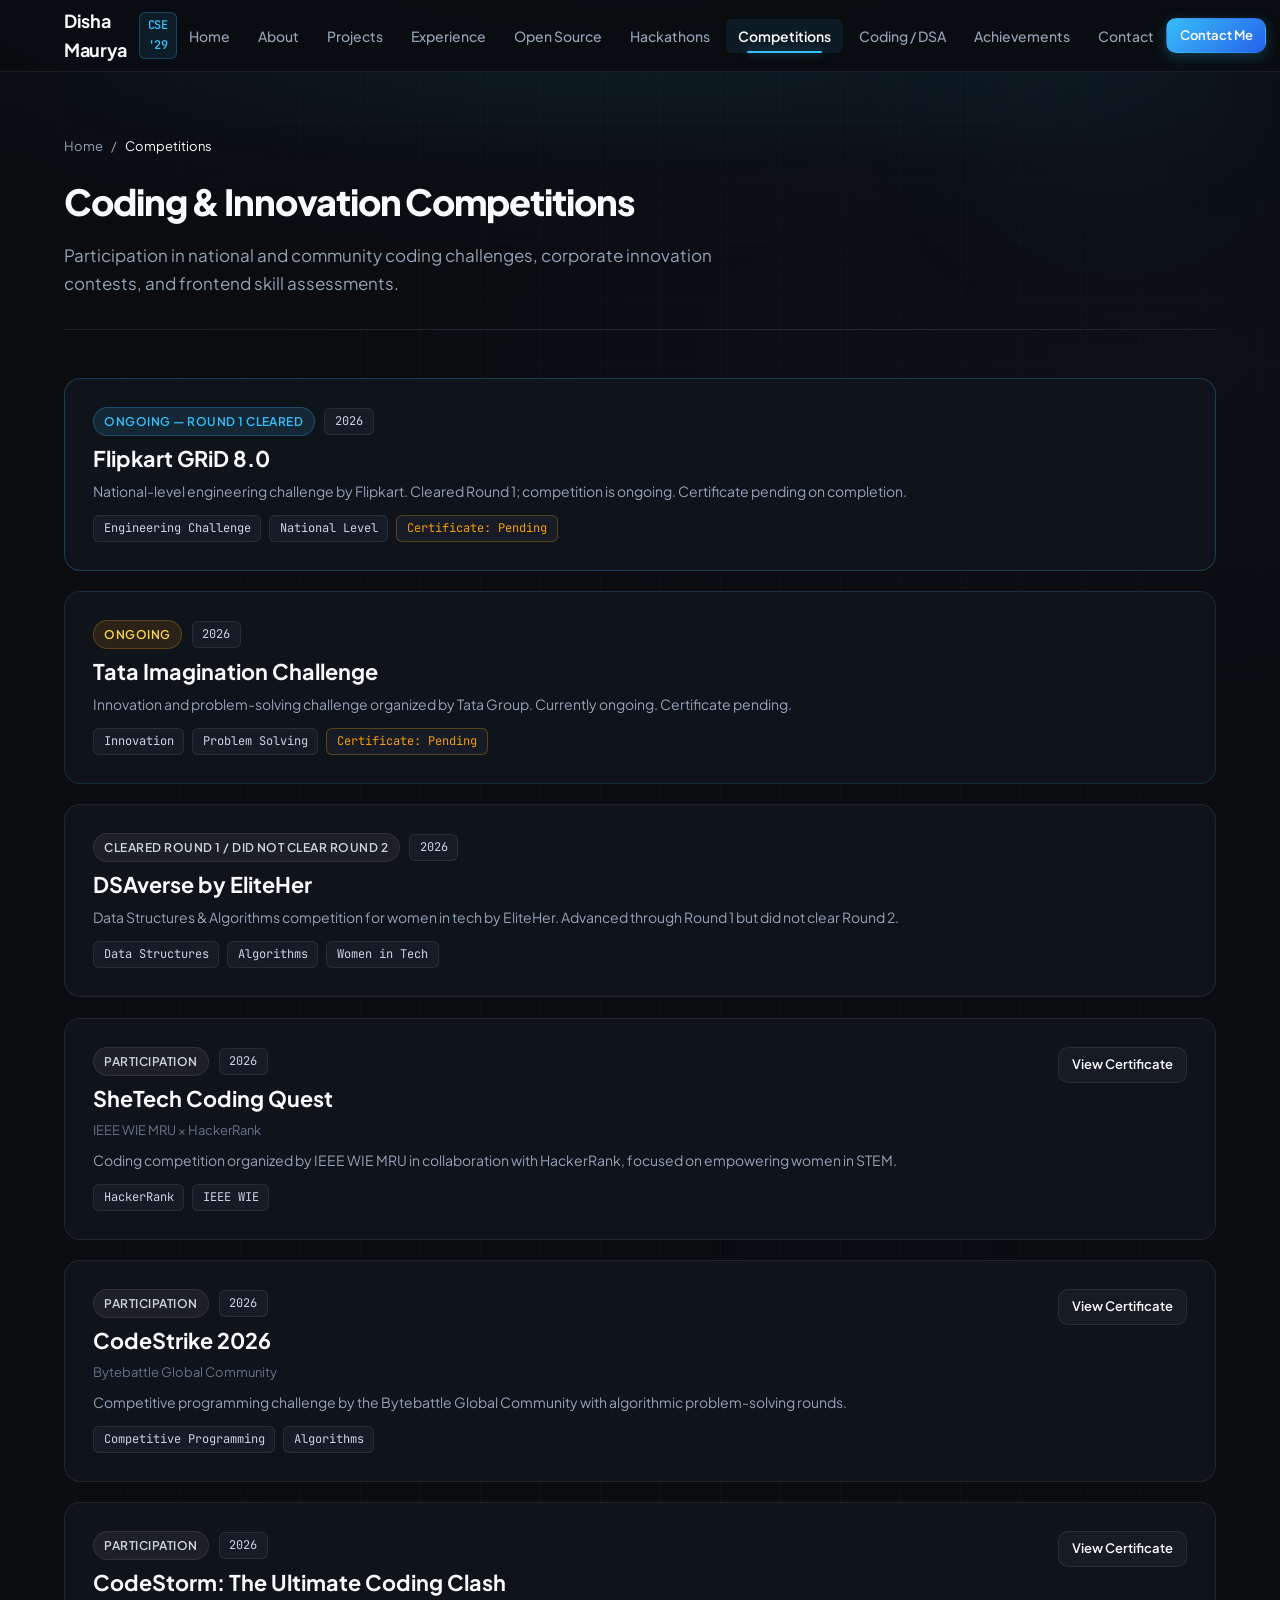
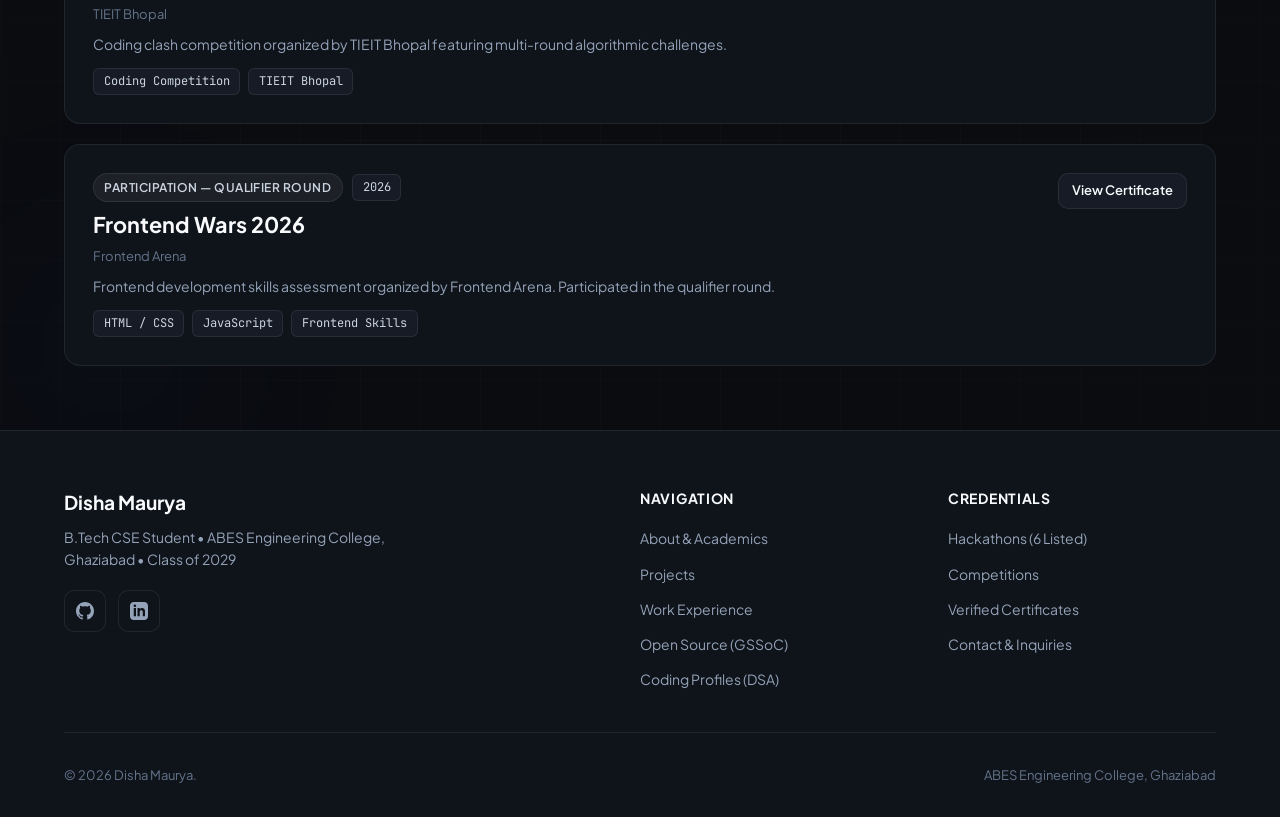
<file: competitions.html>
<!DOCTYPE html>
<html lang="en">
<head>
  <meta charset="UTF-8">
  <meta name="viewport" content="width=device-width, initial-scale=1.0">
  <meta name="description" content="Coding Competitions and DSA Contests - Disha Maurya - Flipkart GRiD, Tata Imagination Challenge, DSAverse, SheTech, CodeStrike, CodeStorm, Frontend Wars.">
  <title>Competitions | Disha Maurya</title>
  <link rel="stylesheet" href="css/style.css">
  <link rel="stylesheet" href="css/animations.css">
  <link rel="icon" type="image/svg+xml" href="data:image/svg+xml,<svg xmlns='http://www.w3.org/2000/svg' viewBox='0 0 24 24' fill='%2338bdf8'><path d='M12 2L2 7l10 5 10-5-10-5zM2 17l10 5 10-5M2 12l10 5 10-5'/></svg>">
</head>
<body>

  <header class="site-header">
    <div class="container nav-container">
      <a href="index.html" class="brand-logo">
        <span>Disha Maurya</span>
        <span class="brand-badge">CSE '29</span>
      </a>
      <nav aria-label="Main Navigation">
        <ul class="nav-links">
          <li><a href="index.html" class="nav-link">Home</a></li>
          <li><a href="about.html" class="nav-link">About</a></li>
          <li><a href="projects.html" class="nav-link">Projects</a></li>
          <li><a href="experience.html" class="nav-link">Experience</a></li>
          <li><a href="opensource.html" class="nav-link">Open Source</a></li>
          <li><a href="hackathons.html" class="nav-link">Hackathons</a></li>
          <li><a href="competitions.html" class="nav-link active">Competitions</a></li>
          <li><a href="coding.html" class="nav-link">Coding / DSA</a></li>
          <li><a href="achievements.html" class="nav-link">Achievements</a></li>
          <li><a href="contact.html" class="nav-link">Contact</a></li>
        </ul>
      </nav>
      <div class="nav-actions">
        <a href="contact.html" class="btn btn-primary btn-sm">Contact Me</a>
        <button class="mobile-toggle" aria-label="Toggle navigation menu" aria-expanded="false">
          <svg width="22" height="22" viewBox="0 0 24 24" fill="none" stroke="currentColor" stroke-width="2"><line x1="3" y1="12" x2="21" y2="12"></line><line x1="3" y1="6" x2="21" y2="6"></line><line x1="3" y1="18" x2="21" y2="18"></line></svg>
        </button>
      </div>
    </div>
  </header>

  <div class="mobile-backdrop"></div>
  <aside class="mobile-drawer">
    <div style="display:flex;justify-content:space-between;align-items:center;margin-bottom:1.5rem;padding-bottom:.75rem;border-bottom:1px solid var(--border-subtle);">
      <span style="font-weight:700;font-size:1rem;">Menu</span><span class="brand-badge">ABESEC</span>
    </div>
    <a href="index.html" class="nav-link">Home</a>
    <a href="about.html" class="nav-link">About</a>
    <a href="projects.html" class="nav-link">Projects</a>
    <a href="experience.html" class="nav-link">Experience</a>
    <a href="opensource.html" class="nav-link">Open Source</a>
    <a href="hackathons.html" class="nav-link">Hackathons</a>
    <a href="competitions.html" class="nav-link active">Competitions</a>
    <a href="coding.html" class="nav-link">Coding / DSA</a>
    <a href="achievements.html" class="nav-link">Achievements</a>
    <a href="contact.html" class="nav-link">Contact</a>
  </aside>

  <main class="container">
    <div class="page-header">
      <div class="breadcrumb">
        <a href="index.html">Home</a><span>/</span>
        <span style="color:var(--text-primary);">Competitions</span>
      </div>
      <h1 class="page-title">Coding & Innovation Competitions</h1>
      <p class="page-subtitle">Participation in national and community coding challenges, corporate innovation contests, and frontend skill assessments.</p>
    </div>

    <div style="display:flex;flex-direction:column;gap:1.25rem;margin-bottom:4rem;">

      <!-- 1. Flipkart GRiD 8.0 -->
      <div class="card" style="border-color:rgba(56,189,248,.25);">
        <div style="display:flex;justify-content:space-between;align-items:flex-start;gap:1rem;flex-wrap:wrap;">
          <div style="flex:1;">
            <div style="display:flex;align-items:center;gap:.6rem;flex-wrap:wrap;margin-bottom:.35rem;">
              <span class="badge badge-cyan">Ongoing — Round 1 Cleared</span>
              <span class="pill-tag mono">2026</span>
            </div>
            <h3 style="font-size:1.35rem;font-weight:700;margin-bottom:.25rem;">Flipkart GRiD 8.0</h3>
            <p style="font-size:.875rem;color:var(--text-muted);margin-bottom:.75rem;">National-level engineering challenge by Flipkart. Cleared Round 1; competition is ongoing. Certificate pending on completion.</p>
            <div style="display:flex;gap:.5rem;flex-wrap:wrap;">
              <span class="pill-tag">Engineering Challenge</span>
              <span class="pill-tag">National Level</span>
              <span class="pill-tag mono" style="color:var(--accent-amber);border-color:rgba(245,158,11,.3);">Certificate: Pending</span>
            </div>
          </div>
        </div>
      </div>

      <!-- 2. Tata Imagination Challenge -->
      <div class="card" style="border-color:rgba(56,189,248,.15);">
        <div style="display:flex;justify-content:space-between;align-items:flex-start;gap:1rem;flex-wrap:wrap;">
          <div style="flex:1;">
            <div style="display:flex;align-items:center;gap:.6rem;flex-wrap:wrap;margin-bottom:.35rem;">
              <span class="badge badge-amber">Ongoing</span>
              <span class="pill-tag mono">2026</span>
            </div>
            <h3 style="font-size:1.35rem;font-weight:700;margin-bottom:.25rem;">Tata Imagination Challenge</h3>
            <p style="font-size:.875rem;color:var(--text-muted);margin-bottom:.75rem;">Innovation and problem-solving challenge organized by Tata Group. Currently ongoing. Certificate pending.</p>
            <div style="display:flex;gap:.5rem;flex-wrap:wrap;">
              <span class="pill-tag">Innovation</span>
              <span class="pill-tag">Problem Solving</span>
              <span class="pill-tag mono" style="color:var(--accent-amber);border-color:rgba(245,158,11,.3);">Certificate: Pending</span>
            </div>
          </div>
        </div>
      </div>

      <!-- 3. DSAverse by EliteHer -->
      <div class="card">
        <div style="display:flex;justify-content:space-between;align-items:flex-start;gap:1rem;flex-wrap:wrap;">
          <div style="flex:1;">
            <div style="display:flex;align-items:center;gap:.6rem;flex-wrap:wrap;margin-bottom:.35rem;">
              <span class="badge badge-neutral">Cleared Round 1 / Did not clear Round 2</span>
              <span class="pill-tag mono">2026</span>
            </div>
            <h3 style="font-size:1.35rem;font-weight:700;margin-bottom:.25rem;">DSAverse by EliteHer</h3>
            <p style="font-size:.875rem;color:var(--text-muted);margin-bottom:.75rem;">Data Structures & Algorithms competition for women in tech by EliteHer. Advanced through Round 1 but did not clear Round 2.</p>
            <div style="display:flex;gap:.5rem;flex-wrap:wrap;">
              <span class="pill-tag">Data Structures</span>
              <span class="pill-tag">Algorithms</span>
              <span class="pill-tag">Women in Tech</span>
            </div>
          </div>
        </div>
      </div>

      <!-- 4. SheTech Coding Quest -->
      <div class="card">
        <div style="display:flex;justify-content:space-between;align-items:flex-start;gap:1rem;flex-wrap:wrap;">
          <div style="flex:1;">
            <div style="display:flex;align-items:center;gap:.6rem;flex-wrap:wrap;margin-bottom:.35rem;">
              <span class="badge badge-neutral">Participation</span>
              <span class="pill-tag mono">2026</span>
            </div>
            <h3 style="font-size:1.35rem;font-weight:700;margin-bottom:.25rem;">SheTech Coding Quest</h3>
            <div style="font-size:.8125rem;color:var(--text-dim);margin-bottom:.5rem;">IEEE WIE MRU × HackerRank</div>
            <p style="font-size:.875rem;color:var(--text-muted);margin-bottom:.75rem;">Coding competition organized by IEEE WIE MRU in collaboration with HackerRank, focused on empowering women in STEM.</p>
            <div style="display:flex;gap:.5rem;flex-wrap:wrap;">
              <span class="pill-tag">HackerRank</span>
              <span class="pill-tag">IEEE WIE</span>
            </div>
          </div>
          <a href="assets/competitions/She_Tech.pdf" target="_blank" rel="noopener noreferrer" class="btn btn-secondary btn-sm" style="flex-shrink:0;">
            View Certificate
          </a>
        </div>
      </div>

      <!-- 5. CodeStrike 2026 -->
      <div class="card">
        <div style="display:flex;justify-content:space-between;align-items:flex-start;gap:1rem;flex-wrap:wrap;">
          <div style="flex:1;">
            <div style="display:flex;align-items:center;gap:.6rem;flex-wrap:wrap;margin-bottom:.35rem;">
              <span class="badge badge-neutral">Participation</span>
              <span class="pill-tag mono">2026</span>
            </div>
            <h3 style="font-size:1.35rem;font-weight:700;margin-bottom:.25rem;">CodeStrike 2026</h3>
            <div style="font-size:.8125rem;color:var(--text-dim);margin-bottom:.5rem;">Bytebattle Global Community</div>
            <p style="font-size:.875rem;color:var(--text-muted);margin-bottom:.75rem;">Competitive programming challenge by the Bytebattle Global Community with algorithmic problem-solving rounds.</p>
            <div style="display:flex;gap:.5rem;flex-wrap:wrap;">
              <span class="pill-tag">Competitive Programming</span>
              <span class="pill-tag">Algorithms</span>
            </div>
          </div>
          <a href="assets/competitions/Code_Strike.pdf" target="_blank" rel="noopener noreferrer" class="btn btn-secondary btn-sm" style="flex-shrink:0;">
            View Certificate
          </a>
        </div>
      </div>

      <!-- 6. CodeStorm -->
      <div class="card">
        <div style="display:flex;justify-content:space-between;align-items:flex-start;gap:1rem;flex-wrap:wrap;">
          <div style="flex:1;">
            <div style="display:flex;align-items:center;gap:.6rem;flex-wrap:wrap;margin-bottom:.35rem;">
              <span class="badge badge-neutral">Participation</span>
              <span class="pill-tag mono">2026</span>
            </div>
            <h3 style="font-size:1.35rem;font-weight:700;margin-bottom:.25rem;">CodeStorm: The Ultimate Coding Clash</h3>
            <div style="font-size:.8125rem;color:var(--text-dim);margin-bottom:.5rem;">TIEIT Bhopal</div>
            <p style="font-size:.875rem;color:var(--text-muted);margin-bottom:.75rem;">Coding clash competition organized by TIEIT Bhopal featuring multi-round algorithmic challenges.</p>
            <div style="display:flex;gap:.5rem;flex-wrap:wrap;">
              <span class="pill-tag">Coding Competition</span>
              <span class="pill-tag">TIEIT Bhopal</span>
            </div>
          </div>
          <a href="assets/competitions/Code_Storm.pdf" target="_blank" rel="noopener noreferrer" class="btn btn-secondary btn-sm" style="flex-shrink:0;">
            View Certificate
          </a>
        </div>
      </div>

      <!-- 7. Frontend Wars 2026 -->
      <div class="card">
        <div style="display:flex;justify-content:space-between;align-items:flex-start;gap:1rem;flex-wrap:wrap;">
          <div style="flex:1;">
            <div style="display:flex;align-items:center;gap:.6rem;flex-wrap:wrap;margin-bottom:.35rem;">
              <span class="badge badge-neutral">Participation — Qualifier Round</span>
              <span class="pill-tag mono">2026</span>
            </div>
            <h3 style="font-size:1.35rem;font-weight:700;margin-bottom:.25rem;">Frontend Wars 2026</h3>
            <div style="font-size:.8125rem;color:var(--text-dim);margin-bottom:.5rem;">Frontend Arena</div>
            <p style="font-size:.875rem;color:var(--text-muted);margin-bottom:.75rem;">Frontend development skills assessment organized by Frontend Arena. Participated in the qualifier round.</p>
            <div style="display:flex;gap:.5rem;flex-wrap:wrap;">
              <span class="pill-tag">HTML / CSS</span>
              <span class="pill-tag">JavaScript</span>
              <span class="pill-tag">Frontend Skills</span>
            </div>
          </div>
          <a href="assets/competitions/Frontend_Arena.pdf" target="_blank" rel="noopener noreferrer" class="btn btn-secondary btn-sm" style="flex-shrink:0;">
            View Certificate
          </a>
        </div>
      </div>

    </div>
  </main>

  <footer class="site-footer">
    <div class="container">
      <div class="footer-grid">
        <div class="footer-col">
          <div style="font-weight:700;font-size:1.2rem;margin-bottom:.5rem;">Disha Maurya</div>
          <p style="color:var(--text-muted);font-size:.875rem;max-width:380px;line-height:1.6;margin-bottom:1.25rem;">B.Tech CSE Student • ABES Engineering College, Ghaziabad • Class of 2029</p>
          <div class="social-links">
            <a href="https://github.com/dishamaurya081-create" target="_blank" rel="noopener noreferrer" class="social-link" aria-label="GitHub"><svg viewBox="0 0 24 24" fill="currentColor"><path d="M12 0C5.37 0 0 5.37 0 12c0 5.31 3.435 9.795 8.205 11.385.6.105.825-.255.825-.57 0-.285-.015-1.23-.015-2.235-3.015.555-3.795-.735-4.035-1.41-.135-.345-.72-1.41-1.23-1.695-.42-.225-1.02-.78-.015-.795.945-.015 1.62.87 1.845 1.23 1.08 1.815 2.805 1.305 3.495.99.105-.78.42-1.305.765-1.605-2.67-.3-5.46-1.335-5.46-5.925 0-1.305.465-2.385 1.23-3.225-.12-.3-.54-1.53.12-3.18 0 0 1.005-.315 3.3 1.23.96-.27 1.98-.405 3-.405s2.04.135 3 .405c2.295-1.56 3.3-1.23 3.3-1.23.66 1.65.24 2.88.12 3.18.765.84 1.23 1.905 1.23 3.225 0 4.605-2.805 5.625-5.475 5.925.435.375.81 1.095.81 2.22 0 1.605-.015 2.895-.015 3.3 0 .315.225.69.825.57A12.02 12.02 0 0024 12c0-6.63-5.37-12-12-12z"/></svg></a>
            <a href="https://www.linkedin.com/in/disha-maurya-9996413b5/" target="_blank" rel="noopener noreferrer" class="social-link" aria-label="LinkedIn"><svg viewBox="0 0 24 24" fill="currentColor"><path d="M19 0h-14c-2.761 0-5 2.239-5 5v14c0 2.761 2.239 5 5 5h14c2.762 0 5-2.239 5-5v-14c0-2.761-2.238-5-5-5zm-11 19h-3v-11h3v11zm-1.5-12.268c-.966 0-1.75-.79-1.75-1.764s.784-1.764 1.75-1.764 1.75.79 1.75 1.764-.783 1.764-1.75 1.764zm13.5 12.268h-3v-5.604c0-3.368-4-3.113-4 0v5.604h-3v-11h3v1.765c1.396-2.586 7-2.777 7 2.476v6.759z"/></svg></a>
          </div>
        </div>
        <div class="footer-col">
          <h4>Navigation</h4>
          <ul class="footer-links">
            <li><a href="about.html" class="footer-link">About & Academics</a></li>
            <li><a href="projects.html" class="footer-link">Projects</a></li>
            <li><a href="experience.html" class="footer-link">Work Experience</a></li>
            <li><a href="opensource.html" class="footer-link">Open Source (GSSoC)</a></li>
            <li><a href="coding.html" class="footer-link">Coding Profiles (DSA)</a></li>
          </ul>
        </div>
        <div class="footer-col">
          <h4>Credentials</h4>
          <ul class="footer-links">
            <li><a href="hackathons.html" class="footer-link">Hackathons (6 Listed)</a></li>
            <li><a href="competitions.html" class="footer-link">Competitions</a></li>
            <li><a href="achievements.html" class="footer-link">Verified Certificates</a></li>
            <li><a href="contact.html" class="footer-link">Contact & Inquiries</a></li>
          </ul>
        </div>
      </div>
      <div class="footer-bottom">
        <div>&copy; 2026 Disha Maurya.</div>
        <div>ABES Engineering College, Ghaziabad</div>
      </div>
    </div>
  </footer>

  <script src="js/main.js"></script>
  <script src="js/animations.js"></script>
</body>
</html>
</file>
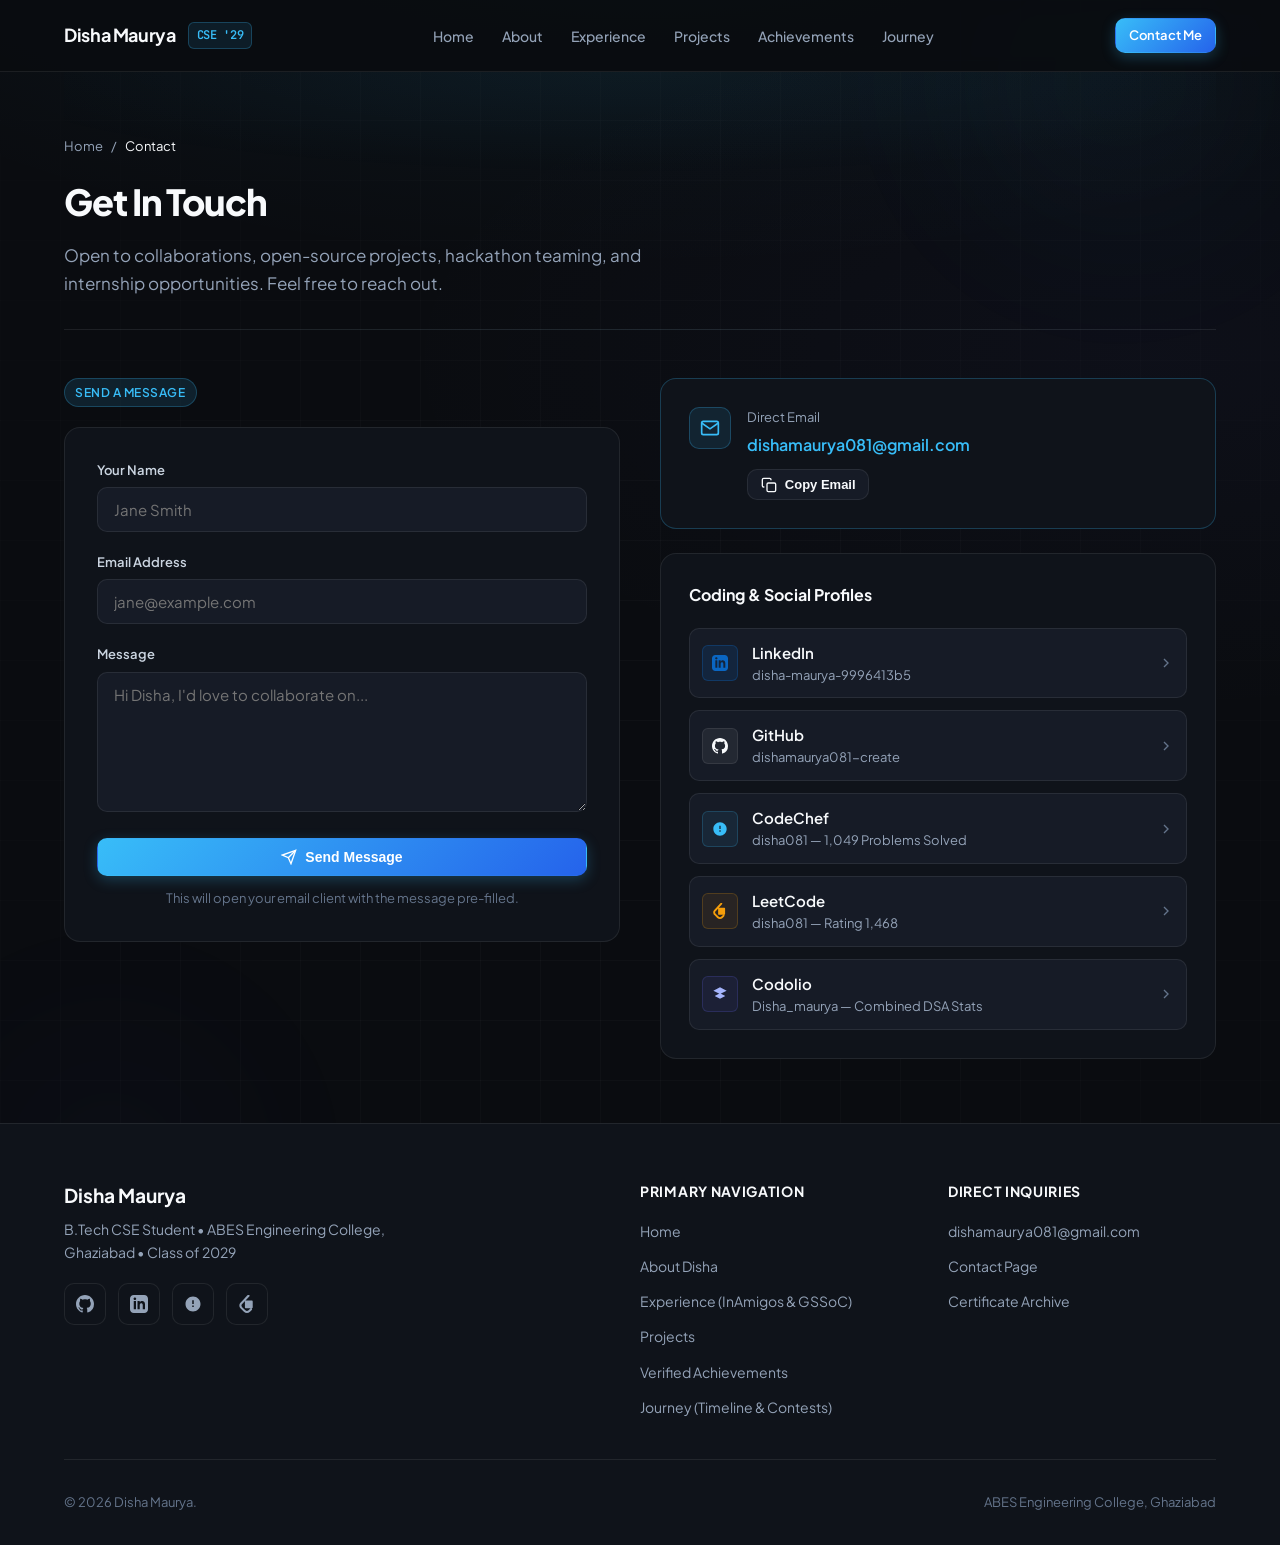
<file: contact.html>
<!DOCTYPE html>
<html lang="en">
<head>
  <meta charset="UTF-8">
  <meta name="viewport" content="width=device-width, initial-scale=1.0">
  <meta name="description" content="Contact Disha Maurya — B.Tech CSE Student, ABES Engineering College. Reach out for collaborations, open source, and opportunities.">
  <title>Contact | Disha Maurya</title>
  <link rel="stylesheet" href="css/style.css">
  <link rel="stylesheet" href="css/animations.css">
  <link rel="icon" type="image/svg+xml" href="data:image/svg+xml,<svg xmlns='http://www.w3.org/2000/svg' viewBox='0 0 24 24' fill='%2338bdf8'><path d='M12 2L2 7l10 5 10-5-10-5zM2 17l10 5 10-5M2 12l10 5 10-5'/></svg>">
</head>
<body>

  <header class="site-header">
    <div class="container nav-container">
      <a href="index.html" class="brand-logo">
        <span>Disha Maurya</span>
        <span class="brand-badge">CSE '29</span>
      </a>
      <nav aria-label="Main Navigation">
        <ul class="nav-links">
          <li><a href="index.html" class="nav-link">Home</a></li>
          <li><a href="about.html" class="nav-link">About</a></li>
          <li><a href="experience.html" class="nav-link">Experience</a></li>
          <li><a href="projects.html" class="nav-link">Projects</a></li>
          <li><a href="achievements.html" class="nav-link">Achievements</a></li>
          <li><a href="journey.html" class="nav-link">Journey</a></li>
        </ul>
      </nav>
      <div class="nav-actions">
        <a href="contact.html" class="btn btn-primary btn-sm">Contact Me</a>
        <button class="mobile-toggle" aria-label="Toggle navigation menu" aria-expanded="false">
          <svg width="22" height="22" viewBox="0 0 24 24" fill="none" stroke="currentColor" stroke-width="2"><line x1="3" y1="12" x2="21" y2="12"></line><line x1="3" y1="6" x2="21" y2="6"></line><line x1="3" y1="18" x2="21" y2="18"></line></svg>
        </button>
      </div>
    </div>
  </header>

  <div class="mobile-backdrop"></div>
  <aside class="mobile-drawer">
    <div style="display:flex;justify-content:space-between;align-items:center;margin-bottom:1.5rem;padding-bottom:.75rem;border-bottom:1px solid var(--border-subtle);">
      <span style="font-weight:700;font-size:1rem;">Menu</span><span class="brand-badge">ABESEC</span>
    </div>
    <a href="index.html" class="nav-link">Home</a>
    <a href="about.html" class="nav-link">About</a>
    <a href="experience.html" class="nav-link">Experience</a>
    <a href="projects.html" class="nav-link">Projects</a>
    <a href="achievements.html" class="nav-link">Achievements</a>
    <a href="journey.html" class="nav-link">Journey</a>
    <div style="margin-top: 1.5rem; padding-top: 1rem; border-top: 1px solid var(--border-subtle);">
      <a href="contact.html" class="btn btn-primary btn-sm" style="width: 100%; text-align: center;">Contact Me</a>
    </div>
  </aside>

  <main class="container">
    <div class="page-header">
      <div class="breadcrumb">
        <a href="index.html">Home</a><span>/</span>
        <span style="color:var(--text-primary);">Contact</span>
      </div>
      <h1 class="page-title">Get In Touch</h1>
      <p class="page-subtitle">Open to collaborations, open-source projects, hackathon teaming, and internship opportunities. Feel free to reach out.</p>
    </div>

    <div class="grid-2" style="gap:2.5rem;margin-bottom:4rem;align-items:start;">

      <!-- Contact Form -->
      <div>
        <div style="margin-bottom:1.25rem;">
          <span class="badge badge-cyan">Send a Message</span>
        </div>
        <div class="card" style="padding:2rem;">
          <form id="contactForm" novalidate>
            <div class="form-group">
              <label class="form-label" for="contactName">Your Name</label>
              <input type="text" id="contactName" name="name" class="form-input" placeholder="Jane Smith" autocomplete="name" required>
            </div>
            <div class="form-group">
              <label class="form-label" for="contactEmail">Email Address</label>
              <input type="email" id="contactEmail" name="email" class="form-input" placeholder="jane@example.com" autocomplete="email" required>
            </div>
            <div class="form-group">
              <label class="form-label" for="contactMessage">Message</label>
              <textarea id="contactMessage" name="message" class="form-textarea" placeholder="Hi Disha, I'd love to collaborate on..." required></textarea>
            </div>
            <button type="submit" class="btn btn-primary" style="width:100%;">
              <svg width="18" height="18" viewBox="0 0 24 24" fill="none" stroke="currentColor" stroke-width="2"><line x1="22" y1="2" x2="11" y2="13"></line><polygon points="22 2 15 22 11 13 2 9 22 2"></polygon></svg>
              Send Message
            </button>
            <p style="font-size:.8125rem;color:var(--text-dim);margin-top:.75rem;text-align:center;">
              This will open your email client with the message pre-filled.
            </p>
          </form>
        </div>
      </div>

      <!-- Contact Info & Social Links -->
      <div style="display:flex;flex-direction:column;gap:1.5rem;">

        <!-- Direct Email Card -->
        <div class="card" style="border-color:rgba(56,189,248,.25);">
          <div style="display:flex;align-items:flex-start;gap:1rem;">
            <div style="width:42px;height:42px;border-radius:var(--radius-md);background:rgba(56,189,248,.1);border:1px solid rgba(56,189,248,.25);display:flex;align-items:center;justify-content:center;flex-shrink:0;">
              <svg width="20" height="20" viewBox="0 0 24 24" fill="none" stroke="currentColor" stroke-width="2" style="color:var(--accent-cyan);"><path d="M4 4h16c1.1 0 2 .9 2 2v12c0 1.1-.9 2-2 2H4c-1.1 0-2-.9-2-2V6c0-1.1.9-2 2-2z"></path><polyline points="22,6 12,13 2,6"></polyline></svg>
            </div>
            <div style="flex:1;">
              <div style="font-size:.8125rem;color:var(--text-muted);margin-bottom:.25rem;">Direct Email</div>
              <a href="mailto:dishamaurya081@gmail.com" style="font-size:1rem;font-weight:600;color:var(--accent-cyan);">dishamaurya081@gmail.com</a>
              <div style="margin-top:.75rem;">
                <button data-copy-email class="btn btn-secondary btn-sm">
                  <svg width="14" height="14" viewBox="0 0 24 24" fill="none" stroke="currentColor" stroke-width="2"><rect x="9" y="9" width="13" height="13" rx="2" ry="2"></rect><path d="M5 15H4a2 2 0 0 1-2-2V4a2 2 0 0 1 2-2h9a2 2 0 0 1 2 2v1"></path></svg>
                  Copy Email
                </button>
              </div>
            </div>
          </div>
        </div>

        <!-- Social Links Grid -->
        <div class="card">
          <h3 style="font-size:1rem;font-weight:700;margin-bottom:1.25rem;">Coding & Social Profiles</h3>
          <div style="display:flex;flex-direction:column;gap:.75rem;">

            <a href="https://www.linkedin.com/in/disha-maurya-9996413b5/" target="_blank" rel="noopener noreferrer" style="display:flex;align-items:center;gap:.875rem;padding:.75rem;background:var(--bg-tertiary);border:1px solid var(--border-subtle);border-radius:var(--radius-md);transition:all var(--transition-fast);" onmouseover="this.style.borderColor='var(--border-strong)'" onmouseout="this.style.borderColor='var(--border-subtle)'">
              <div style="width:36px;height:36px;background:rgba(10,102,194,.15);border:1px solid rgba(10,102,194,.3);border-radius:var(--radius-sm);display:flex;align-items:center;justify-content:center;flex-shrink:0;">
                <svg width="16" height="16" viewBox="0 0 24 24" fill="#0a66c2"><path d="M19 0h-14c-2.761 0-5 2.239-5 5v14c0 2.761 2.239 5 5 5h14c2.762 0 5-2.239 5-5v-14c0-2.761-2.238-5-5-5zm-11 19h-3v-11h3v11zm-1.5-12.268c-.966 0-1.75-.79-1.75-1.764s.784-1.764 1.75-1.764 1.75.79 1.75 1.764-.783 1.764-1.75 1.764zm13.5 12.268h-3v-5.604c0-3.368-4-3.113-4 0v5.604h-3v-11h3v1.765c1.396-2.586 7-2.777 7 2.476v6.759z"/></svg>
              </div>
              <div style="flex:1;">
                <div style="font-weight:600;font-size:.9375rem;">LinkedIn</div>
                <div style="font-size:.8125rem;color:var(--text-muted);">disha-maurya-9996413b5</div>
              </div>
              <svg width="16" height="16" viewBox="0 0 24 24" fill="none" stroke="currentColor" stroke-width="2" style="color:var(--text-dim);"><polyline points="9 18 15 12 9 6"></polyline></svg>
            </a>

            <a href="https://github.com/dishamaurya081-create" target="_blank" rel="noopener noreferrer" style="display:flex;align-items:center;gap:.875rem;padding:.75rem;background:var(--bg-tertiary);border:1px solid var(--border-subtle);border-radius:var(--radius-md);transition:all var(--transition-fast);" onmouseover="this.style.borderColor='var(--border-strong)'" onmouseout="this.style.borderColor='var(--border-subtle)'">
              <div style="width:36px;height:36px;background:rgba(255,255,255,.06);border:1px solid var(--border-subtle);border-radius:var(--radius-sm);display:flex;align-items:center;justify-content:center;flex-shrink:0;">
                <svg width="16" height="16" viewBox="0 0 24 24" fill="currentColor"><path d="M12 0C5.37 0 0 5.37 0 12c0 5.31 3.435 9.795 8.205 11.385.6.105.825-.255.825-.57 0-.285-.015-1.23-.015-2.235-3.015.555-3.795-.735-4.035-1.41-.135-.345-.72-1.41-1.23-1.695-.42-.225-1.02-.78-.015-.795.945-.015 1.62.87 1.845 1.23 1.08 1.815 2.805 1.305 3.495.99.105-.78.42-1.305.765-1.605-2.67-.3-5.46-1.335-5.46-5.925 0-1.305.465-2.385 1.23-3.225-.12-.3-.54-1.53.12-3.18 0 0 1.005-.315 3.3 1.23.96-.27 1.98-.405 3-.405s2.04.135 3 .405c2.295-1.56 3.3-1.23 3.3-1.23.66 1.65.24 2.88.12 3.18.765.84 1.23 1.905 1.23 3.225 0 4.605-2.805 5.625-5.475 5.925.435.375.81 1.095.81 2.22 0 1.605-.015 2.895-.015 3.3 0 .315.225.69.825.57A12.02 12.02 0 0024 12c0-6.63-5.37-12-12-12z"/></svg>
              </div>
              <div style="flex:1;">
                <div style="font-weight:600;font-size:.9375rem;">GitHub</div>
                <div style="font-size:.8125rem;color:var(--text-muted);">dishamaurya081-create</div>
              </div>
              <svg width="16" height="16" viewBox="0 0 24 24" fill="none" stroke="currentColor" stroke-width="2" style="color:var(--text-dim);"><polyline points="9 18 15 12 9 6"></polyline></svg>
            </a>

            <a href="https://www.codechef.com/users/disha081" target="_blank" rel="noopener noreferrer" style="display:flex;align-items:center;gap:.875rem;padding:.75rem;background:var(--bg-tertiary);border:1px solid var(--border-subtle);border-radius:var(--radius-md);transition:all var(--transition-fast);" onmouseover="this.style.borderColor='var(--border-strong)'" onmouseout="this.style.borderColor='var(--border-subtle)'">
              <div style="width:36px;height:36px;background:rgba(56,189,248,.08);border:1px solid rgba(56,189,248,.2);border-radius:var(--radius-sm);display:flex;align-items:center;justify-content:center;flex-shrink:0;">
                <svg width="16" height="16" viewBox="0 0 24 24" fill="currentColor" style="color:var(--accent-cyan);"><path d="M12 2C6.48 2 2 6.48 2 12s4.48 10 10 10 10-4.48 10-10S17.52 2 12 2zm1 14h-2v-2h2v2zm0-4h-2V7h2v5z"/></svg>
              </div>
              <div style="flex:1;">
                <div style="font-weight:600;font-size:.9375rem;">CodeChef</div>
                <div style="font-size:.8125rem;color:var(--text-muted);">disha081 — 1,049 Problems Solved</div>
              </div>
              <svg width="16" height="16" viewBox="0 0 24 24" fill="none" stroke="currentColor" stroke-width="2" style="color:var(--text-dim);"><polyline points="9 18 15 12 9 6"></polyline></svg>
            </a>

            <a href="https://leetcode.com/u/disha081/" target="_blank" rel="noopener noreferrer" style="display:flex;align-items:center;gap:.875rem;padding:.75rem;background:var(--bg-tertiary);border:1px solid var(--border-subtle);border-radius:var(--radius-md);transition:all var(--transition-fast);" onmouseover="this.style.borderColor='var(--border-strong)'" onmouseout="this.style.borderColor='var(--border-subtle)'">
              <div style="width:36px;height:36px;background:rgba(245,158,11,.08);border:1px solid rgba(245,158,11,.2);border-radius:var(--radius-sm);display:flex;align-items:center;justify-content:center;flex-shrink:0;">
                <svg width="16" height="16" viewBox="0 0 24 24" fill="currentColor" style="color:var(--accent-amber);"><path d="M13.483 0a1.374 1.374 0 0 0-.961.438L7.116 6.226l-3.854 4.126a5.266 5.266 0 0 0-1.209 2.104 5.35 5.35 0 0 0-.125.513 5.527 5.527 0 0 0 .062 2.362 5.83 5.83 0 0 0 .349 1.017 5.938 5.938 0 0 0 1.271 1.818l4.277 4.193.039.038c2.248 2.165 5.852 2.133 8.063-.074l2.396-2.392c.54-.54.54-1.414.003-1.955a1.378 1.378 0 0 0-1.951-.003l-2.396 2.392a3.021 3.021 0 0 1-4.205.038l-.02-.019-4.276-4.193c-.652-.64-.972-1.469-.948-2.263a2.68 2.68 0 0 1 .666-1.607 2.6 2.6 0 0 1 .616-.499l3.8-4.069 5.36-5.748c.535-.541.535-1.418-.002-1.959A1.37 1.37 0 0 0 13.483 0zm-2.88 7.286c-.766 0-1.388.622-1.388 1.388v7.652c0 .766.622 1.388 1.388 1.388h7.652c.766 0 1.388-.622 1.388-1.388V8.674c0-.766-.622-1.388-1.388-1.388z"/></svg>
              </div>
              <div style="flex:1;">
                <div style="font-weight:600;font-size:.9375rem;">LeetCode</div>
                <div style="font-size:.8125rem;color:var(--text-muted);">disha081 — Rating 1,468</div>
              </div>
              <svg width="16" height="16" viewBox="0 0 24 24" fill="none" stroke="currentColor" stroke-width="2" style="color:var(--text-dim);"><polyline points="9 18 15 12 9 6"></polyline></svg>
            </a>

            <a href="https://codolio.com/profile/Disha_maurya" target="_blank" rel="noopener noreferrer" style="display:flex;align-items:center;gap:.875rem;padding:.75rem;background:var(--bg-tertiary);border:1px solid var(--border-subtle);border-radius:var(--radius-md);transition:all var(--transition-fast);" onmouseover="this.style.borderColor='var(--border-strong)'" onmouseout="this.style.borderColor='var(--border-subtle)'">
              <div style="width:36px;height:36px;background:rgba(99,102,241,.08);border:1px solid rgba(99,102,241,.2);border-radius:var(--radius-sm);display:flex;align-items:center;justify-content:center;flex-shrink:0;">
                <svg width="16" height="16" viewBox="0 0 24 24" fill="currentColor" style="color:#a5b4fc;"><path d="M12 2L2 7l10 5 10-5-10-5zm0 9l2.5-1.25L12 8.5l-2.5 1.25L12 11zm-8 4l8 4 8-4-8-4-8 4z"/></svg>
              </div>
              <div style="flex:1;">
                <div style="font-weight:600;font-size:.9375rem;">Codolio</div>
                <div style="font-size:.8125rem;color:var(--text-muted);">Disha_maurya — Combined DSA Stats</div>
              </div>
              <svg width="16" height="16" viewBox="0 0 24 24" fill="none" stroke="currentColor" stroke-width="2" style="color:var(--text-dim);"><polyline points="9 18 15 12 9 6"></polyline></svg>
            </a>

          </div>
        </div>
      </div>

    </div>
  </main>

  <footer class="site-footer">
    <div class="container">
      <div class="footer-grid">
        <div class="footer-col">
          <div style="font-weight:700;font-size:1.2rem;margin-bottom:.5rem;">Disha Maurya</div>
          <p style="color:var(--text-muted);font-size:.875rem;max-width:380px;line-height:1.6;margin-bottom:1.25rem;">B.Tech CSE Student • ABES Engineering College, Ghaziabad • Class of 2029</p>
          <div class="social-links">
            <a href="https://github.com/dishamaurya081-create" target="_blank" rel="noopener noreferrer" class="social-link" aria-label="GitHub"><svg viewBox="0 0 24 24" fill="currentColor"><path d="M12 0C5.37 0 0 5.37 0 12c0 5.31 3.435 9.795 8.205 11.385.6.105.825-.255.825-.57 0-.285-.015-1.23-.015-2.235-3.015.555-3.795-.735-4.035-1.41-.135-.345-.72-1.41-1.23-1.695-.42-.225-1.02-.78-.015-.795.945-.015 1.62.87 1.845 1.23 1.08 1.815 2.805 1.305 3.495.99.105-.78.42-1.305.765-1.605-2.67-.3-5.46-1.335-5.46-5.925 0-1.305.465-2.385 1.23-3.225-.12-.3-.54-1.53.12-3.18 0 0 1.005-.315 3.3 1.23.96-.27 1.98-.405 3-.405s2.04.135 3 .405c2.295-1.56 3.3-1.23 3.3-1.23.66 1.65.24 2.88.12 3.18.765.84 1.23 1.905 1.23 3.225 0 4.605-2.805 5.625-5.475 5.925.435.375.81 1.095.81 2.22 0 1.605-.015 2.895-.015 3.3 0 .315.225.69.825.57A12.02 12.02 0 0024 12c0-6.63-5.37-12-12-12z"/></svg></a>
            <a href="https://www.linkedin.com/in/disha-maurya-9996413b5/" target="_blank" rel="noopener noreferrer" class="social-link" aria-label="LinkedIn"><svg viewBox="0 0 24 24" fill="currentColor"><path d="M19 0h-14c-2.761 0-5 2.239-5 5v14c0 2.761 2.239 5 5 5h14c2.762 0 5-2.239 5-5v-14c0-2.761-2.238-5-5-5zm-11 19h-3v-11h3v11zm-1.5-12.268c-.966 0-1.75-.79-1.75-1.764s.784-1.764 1.75-1.764 1.75.79 1.75 1.764-.783 1.764-1.75 1.764zm13.5 12.268h-3v-5.604c0-3.368-4-3.113-4 0v5.604h-3v-11h3v1.765c1.396-2.586 7-2.777 7 2.476v6.759z"/></svg></a>
            <a href="https://www.codechef.com/users/disha081" target="_blank" rel="noopener noreferrer" class="social-link" aria-label="CodeChef"><svg viewBox="0 0 24 24" fill="currentColor"><path d="M12 2C6.48 2 2 6.48 2 12s4.48 10 10 10 10-4.48 10-10S17.52 2 12 2zm1 14h-2v-2h2v2zm0-4h-2V7h2v5z"/></svg></a>
            <a href="https://leetcode.com/u/disha081/" target="_blank" rel="noopener noreferrer" class="social-link" aria-label="LeetCode"><svg viewBox="0 0 24 24" fill="currentColor"><path d="M13.483 0a1.374 1.374 0 0 0-.961.438L7.116 6.226l-3.854 4.126a5.266 5.266 0 0 0-1.209 2.104 5.35 5.35 0 0 0-.125.513 5.527 5.527 0 0 0 .062 2.362 5.83 5.83 0 0 0 .349 1.017 5.938 5.938 0 0 0 1.271 1.818l4.277 4.193.039.038c2.248 2.165 5.852 2.133 8.063-.074l2.396-2.392c.54-.54.54-1.414.003-1.955a1.378 1.378 0 0 0-1.951-.003l-2.396 2.392a3.021 3.021 0 0 1-4.205.038l-.02-.019-4.276-4.193c-.652-.64-.972-1.469-.948-2.263a2.68 2.68 0 0 1 .666-1.607 2.6 2.6 0 0 1 .616-.499l3.8-4.069 5.36-5.748c.535-.541.535-1.418-.002-1.959A1.37 1.37 0 0 0 13.483 0zm-2.88 7.286c-.766 0-1.388.622-1.388 1.388v7.652c0 .766.622 1.388 1.388 1.388h7.652c.766 0 1.388-.622 1.388-1.388V8.674c0-.766-.622-1.388-1.388-1.388z"/></svg></a>
          </div>
        </div>
        <div class="footer-col">
          <h4>Primary Navigation</h4>
          <ul class="footer-links">
            <li><a href="index.html" class="footer-link">Home</a></li>
            <li><a href="about.html" class="footer-link">About Disha</a></li>
            <li><a href="experience.html" class="footer-link">Experience (InAmigos &amp; GSSoC)</a></li>
            <li><a href="projects.html" class="footer-link">Projects</a></li>
            <li><a href="achievements.html" class="footer-link">Verified Achievements</a></li>
            <li><a href="journey.html" class="footer-link">Journey (Timeline &amp; Contests)</a></li>
          </ul>
        </div>
        <div class="footer-col">
          <h4>Direct Inquiries</h4>
          <ul class="footer-links">
            <li><a href="mailto:dishamaurya081@gmail.com" class="footer-link">dishamaurya081@gmail.com</a></li>
            <li><a href="contact.html" class="footer-link">Contact Page</a></li>
            <li><a href="journey.html" class="footer-link">Certificate Archive</a></li>
          </ul>
        </div>
      </div>
      <div class="footer-bottom">
        <div>&copy; 2026 Disha Maurya.</div>
        <div>ABES Engineering College, Ghaziabad</div>
      </div>
    </div>
  </footer>

  <script src="js/main.js"></script>
  <script src="js/animations.js"></script>
</body>
</html>
</file>
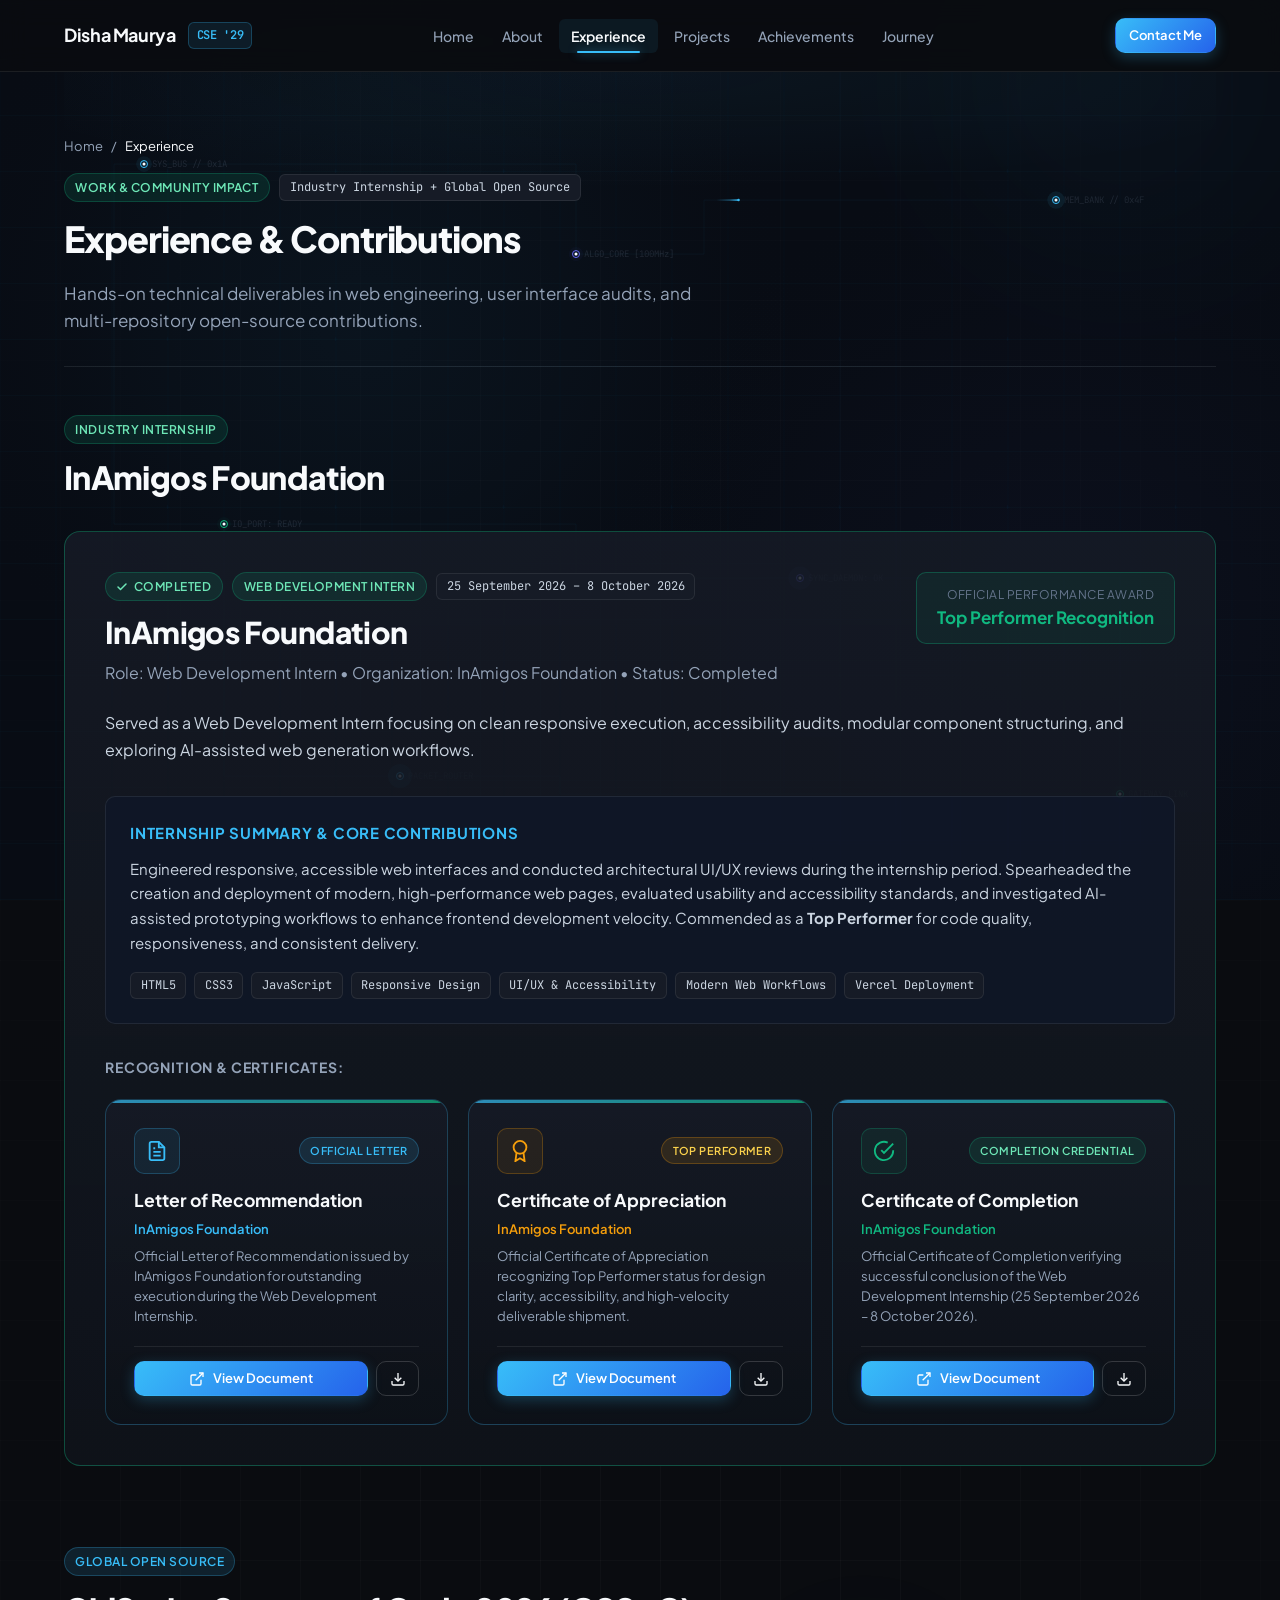
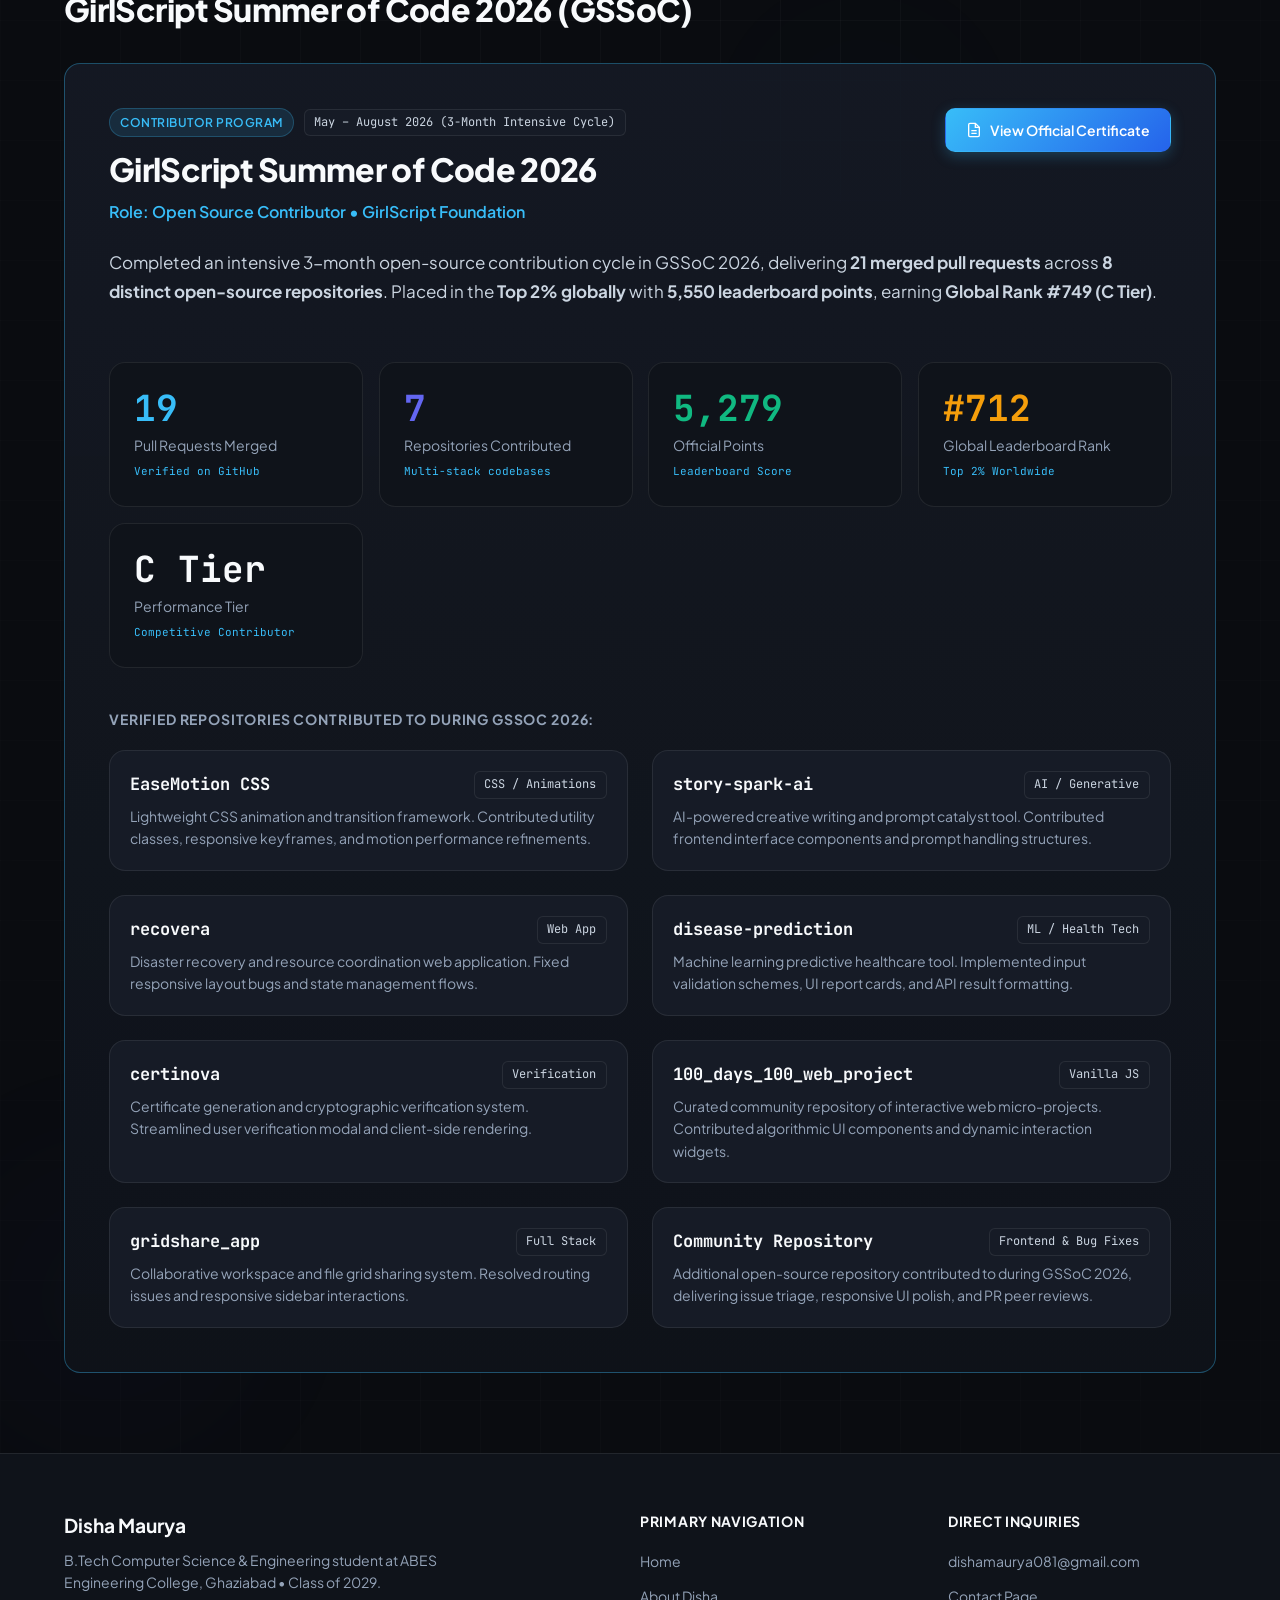
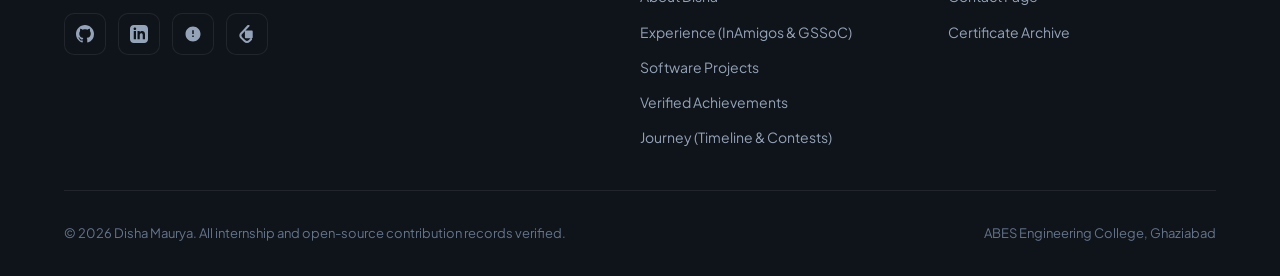
<file: experience.html>
<!DOCTYPE html>
<html lang="en">
<head>
  <meta charset="UTF-8">
  <meta name="viewport" content="width=device-width, initial-scale=1.0">
  <meta name="description" content="Professional & Open Source Experience of Disha Maurya - Web Development Intern at InAmigos Foundation (Completed, Top Performer) and GirlScript Summer of Code 2026 Contributor (21 Merged PRs, Top 2% Worldwide).">
  <title>Experience | Disha Maurya</title>
  <link rel="stylesheet" href="css/style.css">
  <link rel="stylesheet" href="css/animations.css">
  <link rel="icon" type="image/svg+xml" href="data:image/svg+xml,<svg xmlns='http://www.w3.org/2000/svg' viewBox='0 0 24 24' fill='%2338bdf8'><path d='M12 2L2 7l10 5 10-5-10-5zM2 17l10 5 10-5M2 12l10 5 10-5'/></svg>">
</head>
<body>

  <!-- Site Navigation -->
  <header class="site-header">
    <div class="container nav-container">
      <a href="index.html" class="brand-logo" aria-label="Disha Maurya Home">
        <span>Disha Maurya</span>
        <span class="brand-badge">CSE '29</span>
      </a>

      <nav aria-label="Main Navigation">
        <ul class="nav-links">
          <li><a href="index.html" class="nav-link">Home</a></li>
          <li><a href="about.html" class="nav-link">About</a></li>
          <li><a href="experience.html" class="nav-link active">Experience</a></li>
          <li><a href="projects.html" class="nav-link">Projects</a></li>
          <li><a href="achievements.html" class="nav-link">Achievements</a></li>
          <li><a href="journey.html" class="nav-link">Journey</a></li>
        </ul>
      </nav>

      <div class="nav-actions">
        <a href="contact.html" class="btn btn-primary btn-sm">Contact Me</a>
        <button class="mobile-toggle" aria-label="Toggle navigation menu" aria-expanded="false">
          <svg width="22" height="22" viewBox="0 0 24 24" fill="none" stroke="currentColor" stroke-width="2" stroke-linecap="round" stroke-linejoin="round">
            <line x1="3" y1="12" x2="21" y2="12"></line>
            <line x1="3" y1="6" x2="21" y2="6"></line>
            <line x1="3" y1="18" x2="21" y2="18"></line>
          </svg>
        </button>
      </div>
    </div>
  </header>

  <!-- Mobile Drawer -->
  <div class="mobile-backdrop"></div>
  <aside class="mobile-drawer">
    <div style="display: flex; justify-content: space-between; align-items: center; margin-bottom: 1.5rem; padding-bottom: 0.75rem; border-bottom: 1px solid var(--border-subtle);">
      <span style="font-weight: 700; font-size: 1rem;">Navigation</span>
      <span class="brand-badge">ABESEC</span>
    </div>
    <a href="index.html" class="nav-link">Home</a>
    <a href="about.html" class="nav-link">About</a>
    <a href="experience.html" class="nav-link active">Experience</a>
    <a href="projects.html" class="nav-link">Projects</a>
    <a href="achievements.html" class="nav-link">Achievements</a>
    <a href="journey.html" class="nav-link">Journey</a>
    <div style="margin-top: 1.5rem; padding-top: 1rem; border-top: 1px solid var(--border-subtle);">
      <a href="contact.html" class="btn btn-primary btn-sm" style="width: 100%; text-align: center;">Contact Me</a>
    </div>
  </aside>

  <!-- Main Content -->
  <main class="container">
    <div class="page-header">
      <div class="breadcrumb">
        <a href="index.html">Home</a>
        <span>/</span>
        <span style="color: var(--text-primary);">Experience</span>
      </div>
      <div style="display: flex; align-items: center; gap: 0.6rem; margin-bottom: 0.5rem;">
        <span class="badge badge-emerald">Work & Community Impact</span>
        <span class="pill-tag mono">Industry Internship + Global Open Source</span>
      </div>
      <h1 class="page-title">Experience & Contributions</h1>
      <p class="page-subtitle">
        Hands-on technical deliverables in web engineering, user interface audits, and multi-repository open-source contributions.
      </p>
    </div>

    <!-- =====================================================================
         SECTION 1: PROFESSIONAL INTERNSHIP — INAMIGOS FOUNDATION
         ===================================================================== -->
    <section style="margin-bottom: 5rem;">
      <div style="margin-bottom: 1.75rem;">
        <span class="badge badge-emerald">Industry Internship</span>
        <h2 style="font-size: 2rem; font-weight: 800; letter-spacing: -0.02em; margin-top: 0.5rem;">
          InAmigos Foundation
        </h2>
      </div>

      <div class="card" style="border-color: rgba(16, 185, 129, 0.35); padding: 2.5rem; background: linear-gradient(180deg, rgba(22, 27, 38, 0.85) 0%, rgba(15, 19, 26, 0.95) 100%);">
        
        <div style="display: flex; justify-content: space-between; align-items: flex-start; gap: 1.5rem; flex-wrap: wrap; margin-bottom: 1.5rem;">
          <div>
            <div style="display: flex; align-items: center; gap: 0.6rem; margin-bottom: 0.4rem; flex-wrap: wrap;">
              <span class="badge badge-emerald" style="display: inline-flex; align-items: center; gap: 0.35rem;">
                <svg width="12" height="12" viewBox="0 0 24 24" fill="none" stroke="currentColor" stroke-width="3" stroke-linecap="round" stroke-linejoin="round"><polyline points="20 6 9 17 4 12"></polyline></svg>
                Completed
              </span>
              <span class="badge badge-emerald">Web Development Intern</span>
              <span class="pill-tag mono">25 September 2026 – 8 October 2026</span>
            </div>
            <h3 style="font-size: 1.875rem; font-weight: 800; letter-spacing: -0.02em;">
              InAmigos Foundation
            </h3>
            <div style="font-size: 1rem; color: var(--text-muted); margin-top: 0.25rem;">
              Role: Web Development Intern • Organization: InAmigos Foundation • Status: Completed
            </div>
          </div>

          <div style="background: rgba(16, 185, 129, 0.08); border: 1px solid rgba(16, 185, 129, 0.3); padding: 0.75rem 1.25rem; border-radius: var(--radius-md); text-align: right;">
            <div style="font-size: 0.75rem; color: var(--text-dim); text-transform: uppercase; letter-spacing: 0.04em;">Official Performance Award</div>
            <div style="font-weight: 700; color: var(--accent-emerald); font-size: 1.0625rem;">Top Performer Recognition</div>
          </div>
        </div>

        <p style="color: var(--text-secondary); line-height: 1.7; font-size: 1rem; margin-bottom: 2rem;">
          Served as a Web Development Intern focusing on clean responsive execution, accessibility audits, modular component structuring, and exploring AI-assisted web generation workflows.
        </p>

        <div style="background: rgba(15, 23, 42, 0.7); border: 1px solid var(--border-subtle); border-radius: var(--radius-md); padding: 1.5rem; margin-bottom: 2rem;">
          <h4 style="font-size: 0.9375rem; font-weight: 700; text-transform: uppercase; letter-spacing: 0.05em; color: var(--accent-cyan); margin-bottom: 0.75rem;">
            Internship Summary &amp; Core Contributions
          </h4>
          <p style="color: var(--text-secondary); font-size: 0.9375rem; line-height: 1.65; margin-bottom: 1rem;">
            Engineered responsive, accessible web interfaces and conducted architectural UI/UX reviews during the internship period. Spearheaded the creation and deployment of modern, high-performance web pages, evaluated usability and accessibility standards, and investigated AI-assisted prototyping workflows to enhance frontend development velocity. Commended as a <strong>Top Performer</strong> for code quality, responsiveness, and consistent delivery.
          </p>
          <div class="tech-tags" style="margin-bottom: 0;">
            <span class="pill-tag">HTML5</span>
            <span class="pill-tag">CSS3</span>
            <span class="pill-tag">JavaScript</span>
            <span class="pill-tag">Responsive Design</span>
            <span class="pill-tag">UI/UX &amp; Accessibility</span>
            <span class="pill-tag">Modern Web Workflows</span>
            <span class="pill-tag">Vercel Deployment</span>
          </div>
        </div>

        <!-- Recognition & Certificates Subsection -->
        <h4 style="font-size: 0.875rem; font-weight: 700; text-transform: uppercase; letter-spacing: 0.06em; color: var(--text-muted); margin-bottom: 1.25rem;">
          Recognition &amp; Certificates:
        </h4>

        <div class="grid-3" style="gap: 1.25rem;">
          <!-- 1. Letter of Recommendation -->
          <div class="certificate-doc-card">
            <div style="margin-bottom: 1.25rem;">
              <div style="display: flex; justify-content: space-between; align-items: center; margin-bottom: 0.75rem;">
                <div class="doc-icon-wrap" aria-hidden="true">
                  <svg width="22" height="22" viewBox="0 0 24 24" fill="none" stroke="currentColor" stroke-width="2"><path d="M14 2H6a2 2 0 0 0-2 2v16a2 2 0 0 0 2 2h12a2 2 0 0 0 2-2V8z"></path><polyline points="14 2 14 8 20 8"></polyline><line x1="16" y1="13" x2="8" y2="13"></line><line x1="16" y1="17" x2="8" y2="17"></line><polyline points="10 9 9 9 8 9"></polyline></svg>
                </div>
                <span class="badge badge-cyan" style="font-size: 0.68rem;">Official Letter</span>
              </div>
              <h5 style="font-size: 1.1rem; font-weight: 700; margin-bottom: 0.35rem; color: var(--text-primary);">Letter of Recommendation</h5>
              <div style="font-size: 0.8125rem; color: var(--accent-cyan); font-weight: 600; margin-bottom: 0.35rem;">InAmigos Foundation</div>
              <p style="font-size: 0.8125rem; color: var(--text-muted); line-height: 1.55; margin-bottom: 0;">
                Official Letter of Recommendation issued by InAmigos Foundation for outstanding execution during the Web Development Internship.
              </p>
            </div>
            <div style="display: flex; gap: 0.5rem; flex-wrap: wrap; border-top: 1px solid var(--border-subtle); padding-top: 0.85rem;">
              <a href="assets/achievements/InAmigos_Letter_of_Recommendation.pdf" target="_blank" rel="noopener noreferrer" class="btn btn-primary btn-sm" style="flex: 1; justify-content: center;">
                <svg width="13" height="13" viewBox="0 0 24 24" fill="none" stroke="currentColor" stroke-width="2"><path d="M18 13v6a2 2 0 0 1-2 2H5a2 2 0 0 1-2-2V8a2 2 0 0 1 2-2h6"></path><polyline points="15 3 21 3 21 9"></polyline><line x1="10" y1="14" x2="21" y2="3"></line></svg>
                View Document
              </a>
              <a href="assets/achievements/InAmigos_Letter_of_Recommendation.pdf" target="_blank" rel="noopener noreferrer" download="InAmigos_Letter_of_Recommendation.pdf" class="btn btn-outline btn-sm" title="Download Letter of Recommendation PDF" aria-label="Download Letter of Recommendation PDF">
                <svg width="13" height="13" viewBox="0 0 24 24" fill="none" stroke="currentColor" stroke-width="2"><path d="M21 15v4a2 2 0 0 1-2 2H5a2 2 0 0 1-2-2v-4"></path><polyline points="7 10 12 15 17 10"></polyline><line x1="12" y1="15" x2="12" y2="3"></line></svg>
              </a>
            </div>
          </div>

          <!-- 2. Certificate of Appreciation -->
          <div class="certificate-doc-card">
            <div style="margin-bottom: 1.25rem;">
              <div style="display: flex; justify-content: space-between; align-items: center; margin-bottom: 0.75rem;">
                <div class="doc-icon-wrap" aria-hidden="true" style="color: var(--accent-amber); background: rgba(245, 158, 11, 0.08); border-color: rgba(245, 158, 11, 0.25);">
                  <svg width="22" height="22" viewBox="0 0 24 24" fill="none" stroke="currentColor" stroke-width="2"><circle cx="12" cy="8" r="7"></circle><polyline points="8.21 13.89 7 23 12 20 17 23 15.79 13.88"></polyline></svg>
                </div>
                <span class="badge badge-amber" style="font-size: 0.68rem;">Top Performer</span>
              </div>
              <h5 style="font-size: 1.1rem; font-weight: 700; margin-bottom: 0.35rem; color: var(--text-primary);">Certificate of Appreciation</h5>
              <div style="font-size: 0.8125rem; color: var(--accent-amber); font-weight: 600; margin-bottom: 0.35rem;">InAmigos Foundation</div>
              <p style="font-size: 0.8125rem; color: var(--text-muted); line-height: 1.55; margin-bottom: 0;">
                Official Certificate of Appreciation recognizing Top Performer status for design clarity, accessibility, and high-velocity deliverable shipment.
              </p>
            </div>
            <div style="display: flex; gap: 0.5rem; flex-wrap: wrap; border-top: 1px solid var(--border-subtle); padding-top: 0.85rem;">
              <a href="assets/achievements/InAmigos_Certificate_of_Appreciation.pdf" target="_blank" rel="noopener noreferrer" class="btn btn-primary btn-sm" style="flex: 1; justify-content: center;">
                <svg width="13" height="13" viewBox="0 0 24 24" fill="none" stroke="currentColor" stroke-width="2"><path d="M18 13v6a2 2 0 0 1-2 2H5a2 2 0 0 1-2-2V8a2 2 0 0 1 2-2h6"></path><polyline points="15 3 21 3 21 9"></polyline><line x1="10" y1="14" x2="21" y2="3"></line></svg>
                View Document
              </a>
              <a href="assets/achievements/InAmigos_Certificate_of_Appreciation.pdf" target="_blank" rel="noopener noreferrer" download="InAmigos_Certificate_of_Appreciation.pdf" class="btn btn-outline btn-sm" title="Download Certificate of Appreciation PDF" aria-label="Download Certificate of Appreciation PDF">
                <svg width="13" height="13" viewBox="0 0 24 24" fill="none" stroke="currentColor" stroke-width="2"><path d="M21 15v4a2 2 0 0 1-2 2H5a2 2 0 0 1-2-2v-4"></path><polyline points="7 10 12 15 17 10"></polyline><line x1="12" y1="15" x2="12" y2="3"></line></svg>
              </a>
            </div>
          </div>

          <!-- 3. Certificate of Completion -->
          <div class="certificate-doc-card">
            <div style="margin-bottom: 1.25rem;">
              <div style="display: flex; justify-content: space-between; align-items: center; margin-bottom: 0.75rem;">
                <div class="doc-icon-wrap" aria-hidden="true" style="color: var(--accent-emerald); background: rgba(16, 185, 129, 0.08); border-color: rgba(16, 185, 129, 0.25);">
                  <svg width="22" height="22" viewBox="0 0 24 24" fill="none" stroke="currentColor" stroke-width="2"><path d="M22 11.08V12a10 10 0 1 1-5.93-9.14"></path><polyline points="22 4 12 14.01 9 11.01"></polyline></svg>
                </div>
                <span class="badge badge-emerald" style="font-size: 0.68rem;">Completion Credential</span>
              </div>
              <h5 style="font-size: 1.1rem; font-weight: 700; margin-bottom: 0.35rem; color: var(--text-primary);">Certificate of Completion</h5>
              <div style="font-size: 0.8125rem; color: var(--accent-emerald); font-weight: 600; margin-bottom: 0.35rem;">InAmigos Foundation</div>
              <p style="font-size: 0.8125rem; color: var(--text-muted); line-height: 1.55; margin-bottom: 0;">
                Official Certificate of Completion verifying successful conclusion of the Web Development Internship (25 September 2026 – 8 October 2026).
              </p>
            </div>
            <div style="display: flex; gap: 0.5rem; flex-wrap: wrap; border-top: 1px solid var(--border-subtle); padding-top: 0.85rem;">
              <a href="assets/achievements/InAmigos_Certificate_of_Completion.pdf" target="_blank" rel="noopener noreferrer" class="btn btn-primary btn-sm" style="flex: 1; justify-content: center;">
                <svg width="13" height="13" viewBox="0 0 24 24" fill="none" stroke="currentColor" stroke-width="2"><path d="M18 13v6a2 2 0 0 1-2 2H5a2 2 0 0 1-2-2V8a2 2 0 0 1 2-2h6"></path><polyline points="15 3 21 3 21 9"></polyline><line x1="10" y1="14" x2="21" y2="3"></line></svg>
                View Document
              </a>
              <a href="assets/achievements/InAmigos_Certificate_of_Completion.pdf" target="_blank" rel="noopener noreferrer" download="InAmigos_Certificate_of_Completion.pdf" class="btn btn-outline btn-sm" title="Download Certificate of Completion PDF" aria-label="Download Certificate of Completion PDF">
                <svg width="13" height="13" viewBox="0 0 24 24" fill="none" stroke="currentColor" stroke-width="2"><path d="M21 15v4a2 2 0 0 1-2 2H5a2 2 0 0 1-2-2v-4"></path><polyline points="7 10 12 15 17 10"></polyline><line x1="12" y1="15" x2="12" y2="3"></line></svg>
              </a>
            </div>
          </div>
        </div>

      </div>
    </section>

    <!-- =====================================================================
         SECTION 2: OPEN SOURCE EXPERIENCE — GSSOC 2026 (Major Section)
         ===================================================================== -->
    <section style="margin-bottom: 5rem;">
      <div style="margin-bottom: 1.75rem;">
        <span class="badge badge-cyan">Global Open Source</span>
        <h2 style="font-size: 2rem; font-weight: 800; letter-spacing: -0.02em; margin-top: 0.5rem;">
          GirlScript Summer of Code 2026 (GSSoC)
        </h2>
      </div>

      <div class="card" style="border-color: rgba(56, 189, 248, 0.35); padding: 2.75rem; background: linear-gradient(180deg, rgba(22, 27, 38, 0.85) 0%, rgba(15, 19, 26, 0.95) 100%);">
        
        <div style="display: flex; justify-content: space-between; align-items: flex-start; gap: 1.5rem; flex-wrap: wrap; margin-bottom: 1.5rem;">
          <div>
            <div style="display: flex; align-items: center; gap: 0.6rem; margin-bottom: 0.4rem; flex-wrap: wrap;">
              <span class="badge badge-cyan">Contributor Program</span>
              <span class="pill-tag mono">May – August 2026 (3-Month Intensive Cycle)</span>
            </div>
            <h3 style="font-size: 2rem; font-weight: 800; letter-spacing: -0.02em;">
              GirlScript Summer of Code 2026
            </h3>
            <div style="font-size: 1rem; color: var(--accent-cyan); font-weight: 600; margin-top: 0.25rem;">
              Role: Open Source Contributor • GirlScript Foundation
            </div>
          </div>

          <a href="assets/achievements/GSSoC_Certificate.pdf" target="_blank" rel="noopener noreferrer" class="btn btn-primary">
            <svg width="16" height="16" viewBox="0 0 24 24" fill="none" stroke="currentColor" stroke-width="2"><path d="M14 2H6a2 2 0 0 0-2 2v16a2 2 0 0 0 2 2h12a2 2 0 0 0 2-2V8z"></path><polyline points="14 2 14 8 20 8"></polyline><line x1="16" y1="13" x2="8" y2="13"></line><line x1="16" y1="17" x2="8" y2="17"></line></svg>
            View Official Certificate
          </a>
        </div>

        <p style="color: var(--text-secondary); line-height: 1.7; font-size: 1.0625rem; margin-bottom: 2rem;">
          Completed an intensive 3-month open-source contribution cycle in GSSoC 2026, delivering <strong>21 merged pull requests</strong> across <strong>8 distinct open-source repositories</strong>. Placed in the <strong>Top 2% globally</strong> with <strong>5,550 leaderboard points</strong>, earning <strong>Global Rank #749 (C Tier)</strong>.
        </p>

        <!-- Animated Verified Metric Counters -->
        <div class="stats-grid" style="margin-bottom: 2.5rem;">
          <div class="stat-card">
            <div class="stat-number" style="color: var(--accent-cyan);">21</div>
            <div class="stat-label">Pull Requests Merged</div>
            <span class="stat-tag">Verified on GitHub</span>
          </div>

          <div class="stat-card">
            <div class="stat-number" style="color: var(--accent-indigo);">8</div>
            <div class="stat-label">Repositories Contributed</div>
            <span class="stat-tag">Multi-stack codebases</span>
          </div>

          <div class="stat-card">
            <div class="stat-number" style="color: var(--accent-emerald);">5,550</div>
            <div class="stat-label">Official Points</div>
            <span class="stat-tag">Leaderboard Score</span>
          </div>

          <div class="stat-card">
            <div class="stat-number" style="color: var(--accent-amber);">#749</div>
            <div class="stat-label">Global Leaderboard Rank</div>
            <span class="stat-tag">Top 2% Worldwide</span>
          </div>

          <div class="stat-card">
            <div class="stat-number" style="color: var(--text-primary);">C Tier</div>
            <div class="stat-label">Performance Tier</div>
            <span class="stat-tag">Competitive Contributor</span>
          </div>
        </div>

        <!-- Repositories Contributed To -->
        <h4 style="font-size: 0.875rem; font-weight: 700; text-transform: uppercase; letter-spacing: 0.06em; color: var(--text-muted); margin-bottom: 1.25rem;">
          Verified Repositories Contributed to During GSSoC 2026:
        </h4>

        <div class="grid-2">
          <!-- 1. EaseMotion CSS -->
          <div class="card" style="background: var(--bg-tertiary); padding: 1.25rem;">
            <div style="display: flex; justify-content: space-between; align-items: center; margin-bottom: 0.4rem;">
              <h5 class="mono" style="font-size: 1.0625rem; font-weight: 700; color: var(--text-primary);">EaseMotion CSS</h5>
              <span class="pill-tag">CSS / Animations</span>
            </div>
            <p style="font-size: 0.875rem; color: var(--text-muted); line-height: 1.6;">
              Lightweight CSS animation and transition framework. Contributed utility classes, responsive keyframes, and motion performance refinements.
            </p>
          </div>

          <!-- 2. story-spark-ai -->
          <div class="card" style="background: var(--bg-tertiary); padding: 1.25rem;">
            <div style="display: flex; justify-content: space-between; align-items: center; margin-bottom: 0.4rem;">
              <h5 class="mono" style="font-size: 1.0625rem; font-weight: 700; color: var(--text-primary);">story-spark-ai</h5>
              <span class="pill-tag">AI / Generative</span>
            </div>
            <p style="font-size: 0.875rem; color: var(--text-muted); line-height: 1.6;">
              AI-powered creative writing and prompt catalyst tool. Contributed frontend interface components and prompt handling structures.
            </p>
          </div>

          <!-- 3. recovera -->
          <div class="card" style="background: var(--bg-tertiary); padding: 1.25rem;">
            <div style="display: flex; justify-content: space-between; align-items: center; margin-bottom: 0.4rem;">
              <h5 class="mono" style="font-size: 1.0625rem; font-weight: 700; color: var(--text-primary);">recovera</h5>
              <span class="pill-tag">Web App</span>
            </div>
            <p style="font-size: 0.875rem; color: var(--text-muted); line-height: 1.6;">
              Disaster recovery and resource coordination web application. Fixed responsive layout bugs and state management flows.
            </p>
          </div>

          <!-- 4. disease-prediction -->
          <div class="card" style="background: var(--bg-tertiary); padding: 1.25rem;">
            <div style="display: flex; justify-content: space-between; align-items: center; margin-bottom: 0.4rem;">
              <h5 class="mono" style="font-size: 1.0625rem; font-weight: 700; color: var(--text-primary);">disease-prediction</h5>
              <span class="pill-tag">ML / Health Tech</span>
            </div>
            <p style="font-size: 0.875rem; color: var(--text-muted); line-height: 1.6;">
              Machine learning predictive healthcare tool. Implemented input validation schemes, UI report cards, and API result formatting.
            </p>
          </div>

          <!-- 5. certinova -->
          <div class="card" style="background: var(--bg-tertiary); padding: 1.25rem;">
            <div style="display: flex; justify-content: space-between; align-items: center; margin-bottom: 0.4rem;">
              <h5 class="mono" style="font-size: 1.0625rem; font-weight: 700; color: var(--text-primary);">certinova</h5>
              <span class="pill-tag">Verification</span>
            </div>
            <p style="font-size: 0.875rem; color: var(--text-muted); line-height: 1.6;">
              Certificate generation and cryptographic verification system. Streamlined user verification modal and client-side rendering.
            </p>
          </div>

          <!-- 6. 100_days_100_web_project -->
          <div class="card" style="background: var(--bg-tertiary); padding: 1.25rem;">
            <div style="display: flex; justify-content: space-between; align-items: center; margin-bottom: 0.4rem;">
              <h5 class="mono" style="font-size: 1.0625rem; font-weight: 700; color: var(--text-primary);">100_days_100_web_project</h5>
              <span class="pill-tag">Vanilla JS</span>
            </div>
            <p style="font-size: 0.875rem; color: var(--text-muted); line-height: 1.6;">
              Curated community repository of interactive web micro-projects. Contributed algorithmic UI components and dynamic interaction widgets.
            </p>
          </div>

          <!-- 7. gridshare_app -->
          <div class="card" style="background: var(--bg-tertiary); padding: 1.25rem;">
            <div style="display: flex; justify-content: space-between; align-items: center; margin-bottom: 0.4rem;">
              <h5 class="mono" style="font-size: 1.0625rem; font-weight: 700; color: var(--text-primary);">gridshare_app</h5>
              <span class="pill-tag">Full Stack</span>
            </div>
            <p style="font-size: 0.875rem; color: var(--text-muted); line-height: 1.6;">
              Collaborative workspace and file grid sharing system. Resolved routing issues and responsive sidebar interactions.
            </p>
          </div>

          <!-- 8. Additional Contributed Repo -->
          <div class="card" style="background: var(--bg-tertiary); padding: 1.25rem;">
            <div style="display: flex; justify-content: space-between; align-items: center; margin-bottom: 0.4rem;">
              <h5 class="mono" style="font-size: 1.0625rem; font-weight: 700; color: var(--text-primary);">Community Repository</h5>
              <span class="pill-tag">Frontend & Bug Fixes</span>
            </div>
            <p style="font-size: 0.875rem; color: var(--text-muted); line-height: 1.6;">
              Additional open-source repository contributed to during GSSoC 2026, delivering issue triage, responsive UI polish, and PR peer reviews.
            </p>
          </div>
        </div>

      </div>
    </section>

  </main>

  <!-- Site Footer -->
  <footer class="site-footer">
    <div class="container">
      <div class="footer-grid">
        <div class="footer-col">
          <div style="font-weight: 700; font-size: 1.2rem; margin-bottom: 0.5rem;">Disha Maurya</div>
          <p style="color: var(--text-muted); font-size: 0.875rem; max-width: 380px; line-height: 1.6; margin-bottom: 1.25rem;">
            B.Tech Computer Science & Engineering student at ABES Engineering College, Ghaziabad • Class of 2029.
          </p>
          <div class="social-links">
            <a href="https://github.com/dishamaurya081-create" target="_blank" rel="noopener noreferrer" class="social-link" aria-label="GitHub"><svg viewBox="0 0 24 24" fill="currentColor"><path d="M12 0C5.37 0 0 5.37 0 12c0 5.31 3.435 9.795 8.205 11.385.6.105.825-.255.825-.57 0-.285-.015-1.23-.015-2.235-3.015.555-3.795-.735-4.035-1.41-.135-.345-.72-1.41-1.23-1.695-.42-.225-1.02-.78-.015-.795.945-.015 1.62.87 1.845 1.23 1.08 1.815 2.805 1.305 3.495.99.105-.78.42-1.305.765-1.605-2.67-.3-5.46-1.335-5.46-5.925 0-1.305.465-2.385 1.23-3.225-.12-.3-.54-1.53.12-3.18 0 0 1.005-.315 3.3 1.23.96-.27 1.98-.405 3-.405s2.04.135 3 .405c2.295-1.56 3.3-1.23 3.3-1.23.66 1.65.24 2.88.12 3.18.765.84 1.23 1.905 1.23 3.225 0 4.605-2.805 5.625-5.475 5.925.435.375.81 1.095.81 2.22 0 1.605-.015 2.895-.015 3.3 0 .315.225.69.825.57A12.02 12.02 0 0024 12c0-6.63-5.37-12-12-12z"/></svg></a>
            <a href="https://www.linkedin.com/in/disha-maurya-9996413b5/" target="_blank" rel="noopener noreferrer" class="social-link" aria-label="LinkedIn"><svg viewBox="0 0 24 24" fill="currentColor"><path d="M19 0h-14c-2.761 0-5 2.239-5 5v14c0 2.761 2.239 5 5 5h14c2.762 0 5-2.239 5-5v-14c0-2.761-2.238-5-5-5zm-11 19h-3v-11h3v11zm-1.5-12.268c-.966 0-1.75-.79-1.75-1.764s.784-1.764 1.75-1.764 1.75.79 1.75 1.764-.783 1.764-1.75 1.764zm13.5 12.268h-3v-5.604c0-3.368-4-3.113-4 0v5.604h-3v-11h3v1.765c1.396-2.586 7-2.777 7 2.476v6.759z"/></svg></a>
            <a href="https://www.codechef.com/users/disha081" target="_blank" rel="noopener noreferrer" class="social-link" aria-label="CodeChef"><svg viewBox="0 0 24 24" fill="currentColor"><path d="M12 2C6.48 2 2 6.48 2 12s4.48 10 10 10 10-4.48 10-10S17.52 2 12 2zm1 14h-2v-2h2v2zm0-4h-2V7h2v5z"/></svg></a>
            <a href="https://leetcode.com/u/disha081/" target="_blank" rel="noopener noreferrer" class="social-link" aria-label="LeetCode"><svg viewBox="0 0 24 24" fill="currentColor"><path d="M13.483 0a1.374 1.374 0 0 0-.961.438L7.116 6.226l-3.854 4.126a5.266 5.266 0 0 0-1.209 2.104 5.35 5.35 0 0 0-.125.513 5.527 5.527 0 0 0 .062 2.362 5.83 5.83 0 0 0 .349 1.017 5.938 5.938 0 0 0 1.271 1.818l4.277 4.193.039.038c2.248 2.165 5.852 2.133 8.063-.074l2.396-2.392c.54-.54.54-1.414.003-1.955a1.378 1.378 0 0 0-1.951-.003l-2.396 2.392a3.021 3.021 0 0 1-4.205.038l-.02-.019-4.276-4.193c-.652-.64-.972-1.469-.948-2.263a2.68 2.68 0 0 1 .666-1.607 2.6 2.6 0 0 1 .616-.499l3.8-4.069 5.36-5.748c.535-.541.535-1.418-.002-1.959A1.37 1.37 0 0 0 13.483 0zm-2.88 7.286c-.766 0-1.388.622-1.388 1.388v7.652c0 .766.622 1.388 1.388 1.388h7.652c.766 0 1.388-.622 1.388-1.388V8.674c0-.766-.622-1.388-1.388-1.388z"/></svg></a>
          </div>
        </div>

        <div class="footer-col">
          <h4>Primary Navigation</h4>
          <ul class="footer-links">
            <li><a href="index.html" class="footer-link">Home</a></li>
            <li><a href="about.html" class="footer-link">About Disha</a></li>
            <li><a href="experience.html" class="footer-link">Experience (InAmigos & GSSoC)</a></li>
            <li><a href="projects.html" class="footer-link">Software Projects</a></li>
            <li><a href="achievements.html" class="footer-link">Verified Achievements</a></li>
            <li><a href="journey.html" class="footer-link">Journey (Timeline & Contests)</a></li>
          </ul>
        </div>

        <div class="footer-col">
          <h4>Direct Inquiries</h4>
          <ul class="footer-links">
            <li><a href="mailto:dishamaurya081@gmail.com" class="footer-link">dishamaurya081@gmail.com</a></li>
            <li><a href="contact.html" class="footer-link">Contact Page</a></li>
            <li><a href="journey.html" class="footer-link">Certificate Archive</a></li>
          </ul>
        </div>
      </div>

      <div class="footer-bottom">
        <div>&copy; 2026 Disha Maurya. All internship and open-source contribution records verified.</div>
        <div>ABES Engineering College, Ghaziabad</div>
      </div>
    </div>
  </footer>

  <script src="js/main.js"></script>
  <script src="js/animations.js"></script>
  <script src="js/cse-background.js"></script>
</body>
</html>
</file>
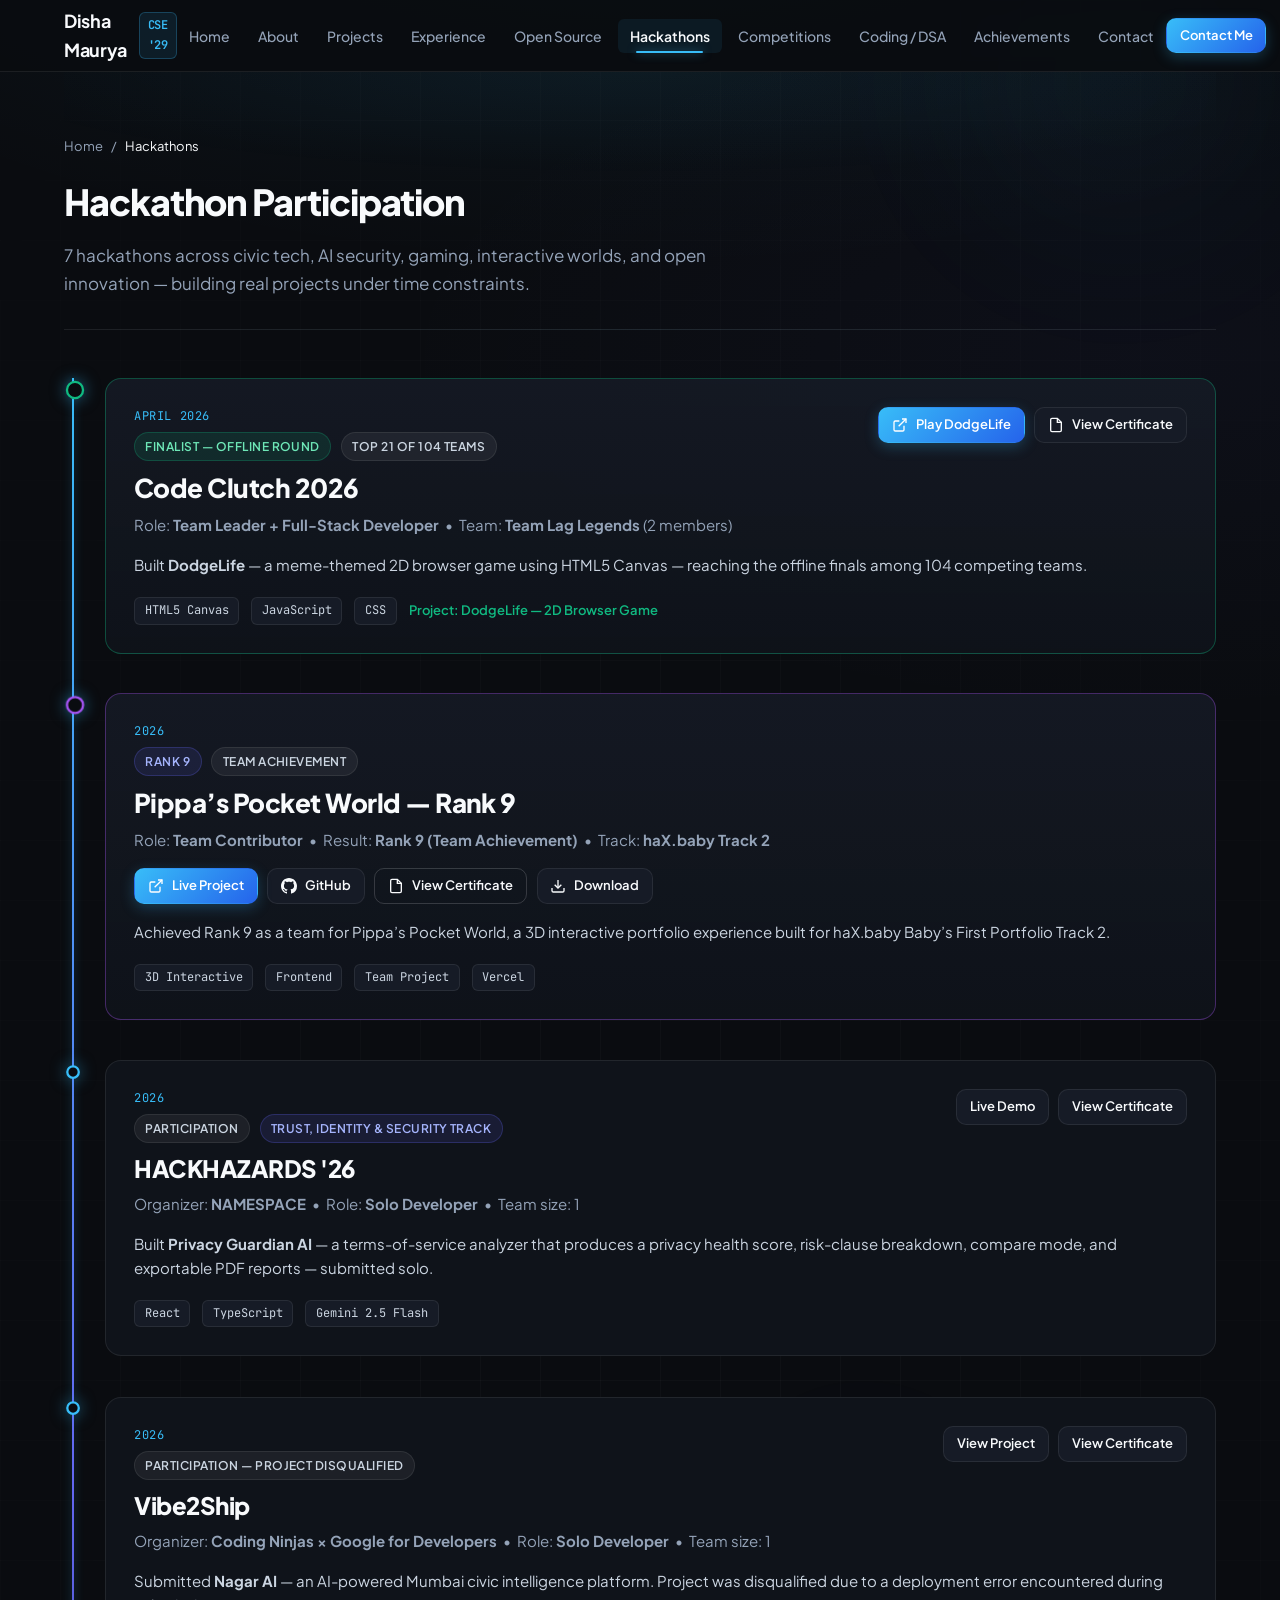
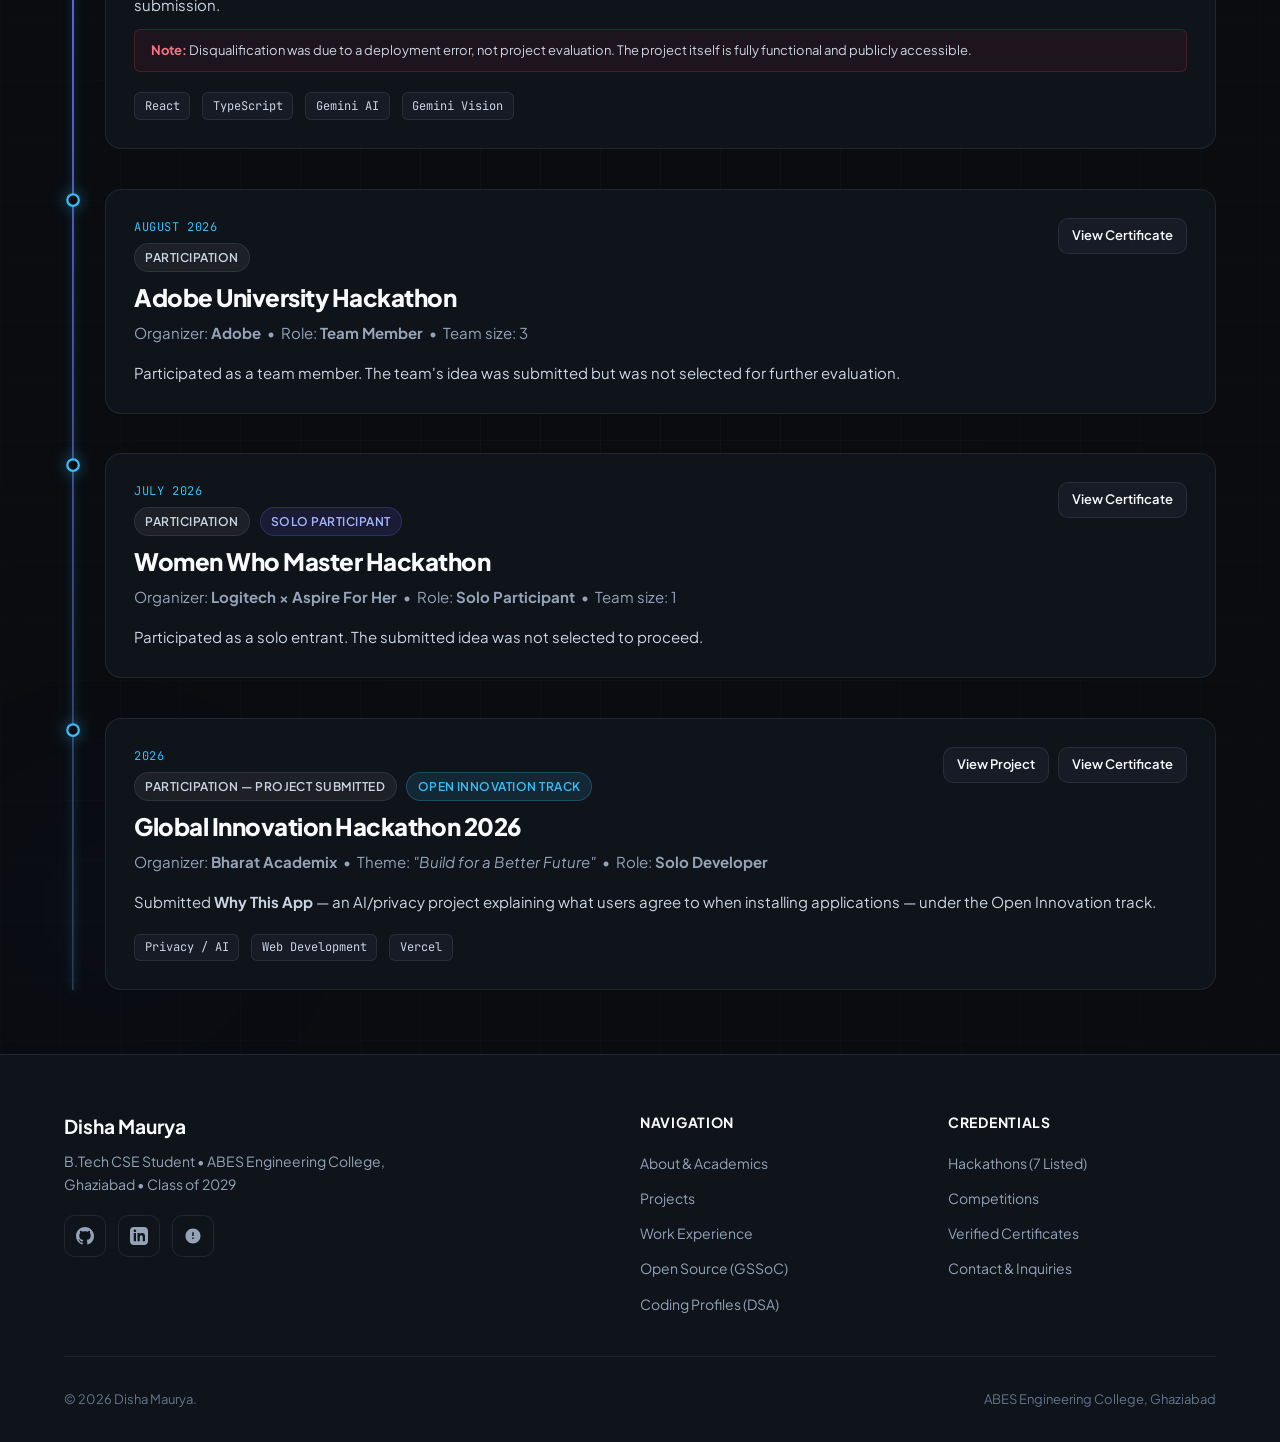
<file: hackathons.html>
<!DOCTYPE html>
<html lang="en">

<head>
  <meta charset="UTF-8">
  <meta name="viewport" content="width=device-width, initial-scale=1.0">
  <meta name="description"
    content="Disha Maurya's Hackathon Participation - Code Clutch Finalist, Pippa's Pocket World (Rank 9), HACKHAZARDS '26, Vibe2Ship, Adobe, Women Who Master, Global Innovation Hackathon.">
  <title>Hackathons | Disha Maurya</title>
  <link rel="stylesheet" href="css/style.css">
  <link rel="stylesheet" href="css/animations.css">
  <link rel="icon" type="image/svg+xml"
    href="data:image/svg+xml,<svg xmlns='http://www.w3.org/2000/svg' viewBox='0 0 24 24' fill='%2338bdf8'><path d='M12 2L2 7l10 5 10-5-10-5zM2 17l10 5 10-5M2 12l10 5 10-5'/></svg>">
</head>

<body>

  <!-- Site Navigation -->
  <header class="site-header">
    <div class="container nav-container">
      <a href="index.html" class="brand-logo">
        <span>Disha Maurya</span>
        <span class="brand-badge">CSE '29</span>
      </a>
      <nav aria-label="Main Navigation">
        <ul class="nav-links">
          <li><a href="index.html" class="nav-link">Home</a></li>
          <li><a href="about.html" class="nav-link">About</a></li>
          <li><a href="projects.html" class="nav-link">Projects</a></li>
          <li><a href="experience.html" class="nav-link">Experience</a></li>
          <li><a href="opensource.html" class="nav-link">Open Source</a></li>
          <li><a href="hackathons.html" class="nav-link active">Hackathons</a></li>
          <li><a href="competitions.html" class="nav-link">Competitions</a></li>
          <li><a href="coding.html" class="nav-link">Coding / DSA</a></li>
          <li><a href="achievements.html" class="nav-link">Achievements</a></li>
          <li><a href="contact.html" class="nav-link">Contact</a></li>
        </ul>
      </nav>
      <div class="nav-actions">
        <a href="contact.html" class="btn btn-primary btn-sm">Contact Me</a>
        <button class="mobile-toggle" aria-label="Toggle navigation menu" aria-expanded="false">
          <svg width="22" height="22" viewBox="0 0 24 24" fill="none" stroke="currentColor" stroke-width="2">
            <line x1="3" y1="12" x2="21" y2="12"></line>
            <line x1="3" y1="6" x2="21" y2="6"></line>
            <line x1="3" y1="18" x2="21" y2="18"></line>
          </svg>
        </button>
      </div>
    </div>
  </header>

  <!-- Mobile Drawer -->
  <div class="mobile-backdrop"></div>
  <aside class="mobile-drawer">
    <div
      style="display:flex;justify-content:space-between;align-items:center;margin-bottom:1.5rem;padding-bottom:.75rem;border-bottom:1px solid var(--border-subtle);">
      <span style="font-weight:700;font-size:1rem;">Menu</span><span class="brand-badge">ABESEC</span>
    </div>
    <a href="index.html" class="nav-link">Home</a>
    <a href="about.html" class="nav-link">About</a>
    <a href="projects.html" class="nav-link">Projects</a>
    <a href="experience.html" class="nav-link">Experience</a>
    <a href="opensource.html" class="nav-link">Open Source</a>
    <a href="hackathons.html" class="nav-link active">Hackathons</a>
    <a href="competitions.html" class="nav-link">Competitions</a>
    <a href="coding.html" class="nav-link">Coding / DSA</a>
    <a href="achievements.html" class="nav-link">Achievements</a>
    <a href="contact.html" class="nav-link">Contact</a>
  </aside>

  <main class="container">
    <div class="page-header">
      <div class="breadcrumb">
        <a href="index.html">Home</a><span>/</span>
        <span style="color:var(--text-primary);">Hackathons</span>
      </div>
      <h1 class="page-title">Hackathon Participation</h1>
      <p class="page-subtitle">7 hackathons across civic tech, AI security, gaming, interactive worlds, and open
        innovation — building real projects under time constraints.</p>
    </div>

    <!-- Timeline layout -->
    <div class="timeline" style="margin-bottom:4rem;">

      <!-- ① CODE CLUTCH — Highlighted Finalist -->
      <div class="timeline-item">
        <div class="timeline-dot"
          style="border-color:var(--accent-emerald);width:16px;height:16px;top:.25rem;left:-2.4rem;background:var(--bg-primary);">
        </div>
        <div class="card"
          style="border-color:rgba(16,185,129,.35);background:linear-gradient(180deg,rgba(22,27,38,.85) 0%,rgba(15,19,26,.95) 100%);">
          <div
            style="display:flex;justify-content:space-between;align-items:flex-start;gap:1rem;flex-wrap:wrap;margin-bottom:1rem;">
            <div>
              <div class="timeline-date">April 2026</div>
              <div style="display:flex;align-items:center;gap:.6rem;margin-bottom:.4rem;flex-wrap:wrap;">
                <span class="badge badge-emerald">Finalist — Offline Round</span>
                <span class="badge badge-neutral">Top 21 of 104 Teams</span>
              </div>
              <h2 style="font-size:1.625rem;font-weight:800;letter-spacing:-.02em;">Code Clutch 2026</h2>
              <div style="font-size:.9375rem;color:var(--text-muted);margin-top:.25rem;">
                Role: <strong>Team Leader + Full-Stack Developer</strong> &nbsp;•&nbsp; Team: <strong>Team Lag
                  Legends</strong> (2 members)
              </div>
            </div>
            <div style="display:flex;gap:.6rem;flex-wrap:wrap;">
              <a href="https://dishamaurya081-create.github.io/2D-Game/" target="_blank" rel="noopener noreferrer"
                class="btn btn-primary btn-sm">
                <svg width="14" height="14" viewBox="0 0 24 24" fill="none" stroke="currentColor" stroke-width="2">
                  <path d="M18 13v6a2 2 0 0 1-2 2H5a2 2 0 0 1-2-2V8a2 2 0 0 1 2-2h6"></path>
                  <polyline points="15 3 21 3 21 9"></polyline>
                  <line x1="10" y1="14" x2="21" y2="3"></line>
                </svg>
                Play DodgeLife
              </a>
              <a href="assets/achievements/CodeClutch_Certificate.pdf" target="_blank" rel="noopener noreferrer" class="btn btn-secondary btn-sm">
                <svg width="14" height="14" viewBox="0 0 24 24" fill="none" stroke="currentColor" stroke-width="2">
                  <path d="M14 2H6a2 2 0 0 0-2 2v16a2 2 0 0 0 2 2h12a2 2 0 0 0 2-2V8z"></path>
                  <polyline points="14 2 14 8 20 8"></polyline>
                </svg>
                View Certificate
              </a>
            </div>
          </div>
          <p style="color:var(--text-secondary);font-size:.9375rem;line-height:1.6;margin-bottom:1.25rem;">
            Built <strong>DodgeLife</strong> — a meme-themed 2D browser game using HTML5 Canvas — reaching the offline
            finals among 104 competing teams.
          </p>
          <div style="display:flex;gap:.75rem;flex-wrap:wrap;align-items:center;">
            <span class="pill-tag">HTML5 Canvas</span>
            <span class="pill-tag">JavaScript</span>
            <span class="pill-tag">CSS</span>
            <span style="font-size:.8125rem;color:var(--accent-emerald);font-weight:600;">Project: DodgeLife — 2D
              Browser Game</span>
          </div>
        </div>
      </div>

      <!-- ② PIPPA'S POCKET WORLD — Rank 9 Team Achievement -->
      <div class="timeline-item">
        <div class="timeline-dot"
          style="border-color:#a855f7;width:16px;height:16px;top:.25rem;left:-2.4rem;background:var(--bg-primary);">
        </div>
        <div class="card"
          style="border-color:rgba(168,85,247,.35);background:linear-gradient(180deg,rgba(22,27,38,.85) 0%,rgba(15,19,26,.95) 100%);">
          <div
            style="display:flex;justify-content:space-between;align-items:flex-start;gap:1rem;flex-wrap:wrap;margin-bottom:1rem;">
            <div>
              <div class="timeline-date">2026</div>
              <div style="display:flex;align-items:center;gap:.6rem;margin-bottom:.4rem;flex-wrap:wrap;">
                <span class="badge badge-indigo">Rank 9</span>
                <span class="badge badge-neutral">Team Achievement</span>
              </div>
              <h2 style="font-size:1.625rem;font-weight:800;letter-spacing:-.02em;">Pippa’s Pocket World — Rank 9</h2>
              <div style="font-size:.9375rem;color:var(--text-muted);margin-top:.25rem;">
                Role: <strong>Team Contributor</strong> &nbsp;•&nbsp; Result: <strong>Rank 9 (Team Achievement)</strong> &nbsp;•&nbsp; Track: <strong>haX.baby Track 2</strong>
              </div>
            </div>
            <div style="display:flex;gap:.6rem;flex-wrap:wrap;">
              <a href="https://pippaspocketworld.vercel.app/" target="_blank" rel="noopener noreferrer"
                class="btn btn-primary btn-sm">
                <svg width="14" height="14" viewBox="0 0 24 24" fill="none" stroke="currentColor" stroke-width="2">
                  <path d="M18 13v6a2 2 0 0 1-2 2H5a2 2 0 0 1-2-2V8a2 2 0 0 1 2-2h6"></path>
                  <polyline points="15 3 21 3 21 9"></polyline>
                  <line x1="10" y1="14" x2="21" y2="3"></line>
                </svg>
                Live Project
              </a>
              <a href="https://github.com/dishamaurya081-create/Pippa-s-Pocket-World.git" target="_blank" rel="noopener noreferrer"
                class="btn btn-secondary btn-sm">
                <svg width="14" height="14" viewBox="0 0 24 24" fill="currentColor">
                  <path d="M12 0C5.37 0 0 5.37 0 12c0 5.31 3.435 9.795 8.205 11.385.6.105.825-.255.825-.57 0-.285-.015-1.23-.015-2.235-3.015.555-3.795-.735-4.035-1.41-.135-.345-.72-1.41-1.23-1.695-.42-.225-1.02-.78-.015-.795.945-.015 1.62.87 1.845 1.23 1.08 1.815 2.805 1.305 3.495.99.105-.78.42-1.305.765-1.605-2.67-.3-5.46-1.335-5.46-5.925 0-1.305.465-2.385 1.23-3.225-.12-.3-.54-1.53.12-3.18 0 0 1.005-.315 3.3 1.23.96-.27 1.98-.405 3-.405s2.04.135 3 .405c2.295-1.56 3.3-1.23 3.3-1.23.66 1.65.24 2.88.12 3.18.765.84 1.23 1.905 1.23 3.225 0 4.605-2.805 5.625-5.475 5.925.435.375.81 1.095.81 2.22 0 1.605-.015 2.895-.015 3.3 0 .315.225.69.825.57A12.02 12.02 0 0024 12c0-6.63-5.37-12-12-12z"/>
                </svg>
                GitHub
              </a>
              <a href="assets/achievements/Pippas_Pocket_World_Rank_9_Certificate.pdf" target="_blank"
                rel="noopener noreferrer" class="btn btn-outline btn-sm">
                <svg width="14" height="14" viewBox="0 0 24 24" fill="none" stroke="currentColor" stroke-width="2">
                  <path d="M14 2H6a2 2 0 0 0-2 2v16a2 2 0 0 0 2 2h12a2 2 0 0 0 2-2V8z"></path>
                  <polyline points="14 2 14 8 20 8"></polyline>
                </svg>
                View Certificate
              </a>
              <a href="assets/achievements/Pippas_Pocket_World_Rank_9_Certificate.pdf" download="Pippas_Pocket_World_Rank_9_Certificate.pdf" target="_blank"
                rel="noopener noreferrer" class="btn btn-secondary btn-sm" title="Download Certificate PDF">
                <svg width="14" height="14" viewBox="0 0 24 24" fill="none" stroke="currentColor" stroke-width="2">
                  <path d="M21 15v4a2 2 0 0 1-2 2H5a2 2 0 0 1-2-2v-4"></path>
                  <polyline points="7 10 12 15 17 10"></polyline>
                  <line x1="12" y1="15" x2="12" y2="3"></line>
                </svg>
                Download
              </a>
            </div>
          </div>
          <p style="color:var(--text-secondary);font-size:.9375rem;line-height:1.6;margin-bottom:1.25rem;">
            Achieved Rank 9 as a team for Pippa’s Pocket World, a 3D interactive portfolio experience built for haX.baby Baby’s First Portfolio Track 2.
          </p>
          <div style="display:flex;gap:.75rem;flex-wrap:wrap;">
            <span class="pill-tag">3D Interactive</span><span class="pill-tag">Frontend</span><span
              class="pill-tag">Team Project</span><span class="pill-tag">Vercel</span>
          </div>
        </div>
      </div>

      <!-- ③ HACKHAZARDS 2026 -->
      <div class="timeline-item">
        <div class="timeline-dot"></div>
        <div class="card">
          <div
            style="display:flex;justify-content:space-between;align-items:flex-start;gap:1rem;flex-wrap:wrap;margin-bottom:1rem;">
            <div>
              <div class="timeline-date">2026</div>
              <div style="display:flex;align-items:center;gap:.6rem;margin-bottom:.4rem;flex-wrap:wrap;">
                <span class="badge badge-neutral">Participation</span>
                <span class="badge badge-indigo">Trust, Identity & Security Track</span>
              </div>
              <h2 style="font-size:1.5rem;font-weight:800;letter-spacing:-.02em;">HACKHAZARDS '26</h2>
              <div style="font-size:.9375rem;color:var(--text-muted);margin-top:.25rem;">
                Organizer: <strong>NAMESPACE</strong> &nbsp;•&nbsp; Role: <strong>Solo Developer</strong> &nbsp;•&nbsp;
                Team size: 1
              </div>
            </div>
            <div style="display:flex;gap:.6rem;flex-wrap:wrap;">
              <a href="https://privacy-guardian-ai.vercel.app/" target="_blank" rel="noopener noreferrer"
                class="btn btn-secondary btn-sm">Live Demo</a>
              <a href="assets/hackathons/HACKHAZARDS.pdf" target="_blank" rel="noopener noreferrer" class="btn btn-secondary btn-sm">View Certificate</a>
            </div>
          </div>
          <p style="color:var(--text-secondary);font-size:.9375rem;line-height:1.6;margin-bottom:1.25rem;">
            Built <strong>Privacy Guardian AI</strong> — a terms-of-service analyzer that produces a privacy health
            score, risk-clause breakdown, compare mode, and exportable PDF reports — submitted solo.
          </p>
          <div style="display:flex;gap:.75rem;flex-wrap:wrap;">
            <span class="pill-tag">React</span><span class="pill-tag">TypeScript</span><span class="pill-tag">Gemini 2.5
              Flash</span>
          </div>
        </div>
      </div>

      <!-- ③ VIBETOSHIP -->
      <div class="timeline-item">
        <div class="timeline-dot"></div>
        <div class="card">
          <div
            style="display:flex;justify-content:space-between;align-items:flex-start;gap:1rem;flex-wrap:wrap;margin-bottom:1rem;">
            <div>
              <div class="timeline-date">2026</div>
              <div style="display:flex;align-items:center;gap:.6rem;margin-bottom:.4rem;flex-wrap:wrap;">
                <span class="badge badge-neutral">Participation — Project Disqualified</span>
              </div>
              <h2 style="font-size:1.5rem;font-weight:800;letter-spacing:-.02em;">Vibe2Ship</h2>
              <div style="font-size:.9375rem;color:var(--text-muted);margin-top:.25rem;">
                Organizer: <strong>Coding Ninjas × Google for Developers</strong> &nbsp;•&nbsp; Role: <strong>Solo
                  Developer</strong> &nbsp;•&nbsp; Team size: 1
              </div>
            </div>
            <div style="display:flex;gap:.6rem;flex-wrap:wrap;">
              <a href="https://nagar-ai-dusky.vercel.app/" target="_blank" rel="noopener noreferrer"
                class="btn btn-secondary btn-sm">View Project</a>
              <a href="assets/hackathons/Vibe2Ship.pdf" target="_blank" rel="noopener noreferrer" class="btn btn-secondary btn-sm">View Certificate</a>
            </div>
          </div>
          <p style="color:var(--text-secondary);font-size:.9375rem;line-height:1.6;margin-bottom:.75rem;">
            Submitted <strong>Nagar AI</strong> — an AI-powered Mumbai civic intelligence platform. Project was
            disqualified due to a deployment error encountered during submission.
          </p>
          <div
            style="background:rgba(244,63,94,.06);border:1px solid rgba(244,63,94,.2);border-radius:var(--radius-sm);padding:.65rem 1rem;font-size:.8125rem;color:var(--text-secondary);margin-bottom:1.25rem;">
            <strong style="color:#fb7185;">Note:</strong> Disqualification was due to a deployment error, not project
            evaluation. The project itself is fully functional and publicly accessible.
          </div>
          <div style="display:flex;gap:.75rem;flex-wrap:wrap;">
            <span class="pill-tag">React</span><span class="pill-tag">TypeScript</span><span class="pill-tag">Gemini
              AI</span><span class="pill-tag">Gemini Vision</span>
          </div>
        </div>
      </div>

      <!-- ④ ADOBE UNIVERSITY HACKATHON -->
      <div class="timeline-item">
        <div class="timeline-dot"></div>
        <div class="card">
          <div
            style="display:flex;justify-content:space-between;align-items:flex-start;gap:1rem;flex-wrap:wrap;margin-bottom:1rem;">
            <div>
              <div class="timeline-date">August 2026</div>
              <div style="display:flex;align-items:center;gap:.6rem;margin-bottom:.4rem;flex-wrap:wrap;">
                <span class="badge badge-neutral">Participation</span>
              </div>
              <h2 style="font-size:1.5rem;font-weight:800;letter-spacing:-.02em;">Adobe University Hackathon</h2>
              <div style="font-size:.9375rem;color:var(--text-muted);margin-top:.25rem;">
                Organizer: <strong>Adobe</strong> &nbsp;•&nbsp; Role: <strong>Team Member</strong> &nbsp;•&nbsp; Team
                size: 3
              </div>
            </div>
            <a href="assets/hackathons/Adobe.pdf" target="_blank" rel="noopener noreferrer" class="btn btn-secondary btn-sm">View Certificate</a>
          </div>
          <p style="color:var(--text-secondary);font-size:.9375rem;line-height:1.6;">
            Participated as a team member. The team's idea was submitted but was not selected for further evaluation.
          </p>
        </div>
      </div>

      <!-- ⑤ WOMEN WHO MASTER -->
      <div class="timeline-item">
        <div class="timeline-dot"></div>
        <div class="card">
          <div
            style="display:flex;justify-content:space-between;align-items:flex-start;gap:1rem;flex-wrap:wrap;margin-bottom:1rem;">
            <div>
              <div class="timeline-date">July 2026</div>
              <div style="display:flex;align-items:center;gap:.6rem;margin-bottom:.4rem;flex-wrap:wrap;">
                <span class="badge badge-neutral">Participation</span>
                <span class="badge badge-indigo">Solo Participant</span>
              </div>
              <h2 style="font-size:1.5rem;font-weight:800;letter-spacing:-.02em;">Women Who Master Hackathon</h2>
              <div style="font-size:.9375rem;color:var(--text-muted);margin-top:.25rem;">
                Organizer: <strong>Logitech × Aspire For Her</strong> &nbsp;•&nbsp; Role: <strong>Solo
                  Participant</strong> &nbsp;•&nbsp; Team size: 1
              </div>
            </div>
            <a href="assets/hackathons/Women_Who_Master.pdf" target="_blank" rel="noopener noreferrer" class="btn btn-secondary btn-sm">View Certificate</a>
          </div>
          <p style="color:var(--text-secondary);font-size:.9375rem;line-height:1.6;">
            Participated as a solo entrant. The submitted idea was not selected to proceed.
          </p>
        </div>
      </div>

      <!-- ⑥ GLOBAL INNOVATION HACKATHON 2026 -->
      <div class="timeline-item">
        <div class="timeline-dot"></div>
        <div class="card">
          <div
            style="display:flex;justify-content:space-between;align-items:flex-start;gap:1rem;flex-wrap:wrap;margin-bottom:1rem;">
            <div>
              <div class="timeline-date">2026</div>
              <div style="display:flex;align-items:center;gap:.6rem;margin-bottom:.4rem;flex-wrap:wrap;">
                <span class="badge badge-neutral">Participation — Project Submitted</span>
                <span class="badge badge-cyan">Open Innovation Track</span>
              </div>
              <h2 style="font-size:1.5rem;font-weight:800;letter-spacing:-.02em;">Global Innovation Hackathon 2026</h2>
              <div style="font-size:.9375rem;color:var(--text-muted);margin-top:.25rem;">
                Organizer: <strong>Bharat Academix</strong> &nbsp;•&nbsp; Theme: <em>"Build for a Better Future"</em>
                &nbsp;•&nbsp; Role: <strong>Solo Developer</strong>
              </div>
            </div>
            <div style="display:flex;gap:.6rem;flex-wrap:wrap;">
              <a href="https://why-this-app.vercel.app/" target="_blank" rel="noopener noreferrer"
                class="btn btn-secondary btn-sm">View Project</a>
              <a href="assets/hackathons/Bharat_Academix.pdf" target="_blank" rel="noopener noreferrer" class="btn btn-secondary btn-sm">View Certificate</a>
            </div>
          </div>
          <p style="color:var(--text-secondary);font-size:.9375rem;line-height:1.6;margin-bottom:1.25rem;">
            Submitted <strong>Why This App</strong> — an AI/privacy project explaining what users agree to when
            installing applications — under the Open Innovation track.
          </p>
          <div style="display:flex;gap:.75rem;flex-wrap:wrap;">
            <span class="pill-tag">Privacy / AI</span><span class="pill-tag">Web Development</span><span
              class="pill-tag">Vercel</span>
          </div>
        </div>
      </div>

    </div><!-- /timeline -->
  </main>

  <footer class="site-footer">
    <div class="container">
      <div class="footer-grid">
        <div class="footer-col">
          <div style="font-weight:700;font-size:1.2rem;margin-bottom:.5rem;">Disha Maurya</div>
          <p style="color:var(--text-muted);font-size:.875rem;max-width:380px;line-height:1.6;margin-bottom:1.25rem;">
            B.Tech CSE Student • ABES Engineering College, Ghaziabad • Class of 2029</p>
          <div class="social-links">
            <a href="https://github.com/dishamaurya081-create" target="_blank" rel="noopener noreferrer"
              class="social-link" aria-label="GitHub"><svg viewBox="0 0 24 24" fill="currentColor">
                <path
                  d="M12 0C5.37 0 0 5.37 0 12c0 5.31 3.435 9.795 8.205 11.385.6.105.825-.255.825-.57 0-.285-.015-1.23-.015-2.235-3.015.555-3.795-.735-4.035-1.41-.135-.345-.72-1.41-1.23-1.695-.42-.225-1.02-.78-.015-.795.945-.015 1.62.87 1.845 1.23 1.08 1.815 2.805 1.305 3.495.99.105-.78.42-1.305.765-1.605-2.67-.3-5.46-1.335-5.46-5.925 0-1.305.465-2.385 1.23-3.225-.12-.3-.54-1.53.12-3.18 0 0 1.005-.315 3.3 1.23.96-.27 1.98-.405 3-.405s2.04.135 3 .405c2.295-1.56 3.3-1.23 3.3-1.23.66 1.65.24 2.88.12 3.18.765.84 1.23 1.905 1.23 3.225 0 4.605-2.805 5.625-5.475 5.925.435.375.81 1.095.81 2.22 0 1.605-.015 2.895-.015 3.3 0 .315.225.69.825.57A12.02 12.02 0 0024 12c0-6.63-5.37-12-12-12z" />
              </svg></a>
            <a href="https://www.linkedin.com/in/disha-maurya-9996413b5/" target="_blank" rel="noopener noreferrer"
              class="social-link" aria-label="LinkedIn"><svg viewBox="0 0 24 24" fill="currentColor">
                <path
                  d="M19 0h-14c-2.761 0-5 2.239-5 5v14c0 2.761 2.239 5 5 5h14c2.762 0 5-2.239 5-5v-14c0-2.761-2.238-5-5-5zm-11 19h-3v-11h3v11zm-1.5-12.268c-.966 0-1.75-.79-1.75-1.764s.784-1.764 1.75-1.764 1.75.79 1.75 1.764-.783 1.764-1.75 1.764zm13.5 12.268h-3v-5.604c0-3.368-4-3.113-4 0v5.604h-3v-11h3v1.765c1.396-2.586 7-2.777 7 2.476v6.759z" />
              </svg></a>
            <a href="https://www.codechef.com/users/disha081" target="_blank" rel="noopener noreferrer"
              class="social-link" aria-label="CodeChef"><svg viewBox="0 0 24 24" fill="currentColor">
                <path
                  d="M12 2C6.48 2 2 6.48 2 12s4.48 10 10 10 10-4.48 10-10S17.52 2 12 2zm1 14h-2v-2h2v2zm0-4h-2V7h2v5z" />
              </svg></a>
          </div>
        </div>
        <div class="footer-col">
          <h4>Navigation</h4>
          <ul class="footer-links">
            <li><a href="about.html" class="footer-link">About & Academics</a></li>
            <li><a href="projects.html" class="footer-link">Projects</a></li>
            <li><a href="experience.html" class="footer-link">Work Experience</a></li>
            <li><a href="opensource.html" class="footer-link">Open Source (GSSoC)</a></li>
            <li><a href="coding.html" class="footer-link">Coding Profiles (DSA)</a></li>
          </ul>
        </div>
        <div class="footer-col">
          <h4>Credentials</h4>
          <ul class="footer-links">
            <li><a href="hackathons.html" class="footer-link">Hackathons (7 Listed)</a></li>
            <li><a href="competitions.html" class="footer-link">Competitions</a></li>
            <li><a href="achievements.html" class="footer-link">Verified Certificates</a></li>
            <li><a href="contact.html" class="footer-link">Contact & Inquiries</a></li>
          </ul>
        </div>
      </div>
      <div class="footer-bottom">
        <div>&copy; 2026 Disha Maurya.</div>
        <div>ABES Engineering College, Ghaziabad</div>
      </div>
    </div>
  </footer>

  <script src="js/main.js"></script>
  <script src="js/animations.js"></script>
</body>

</html>
</file>
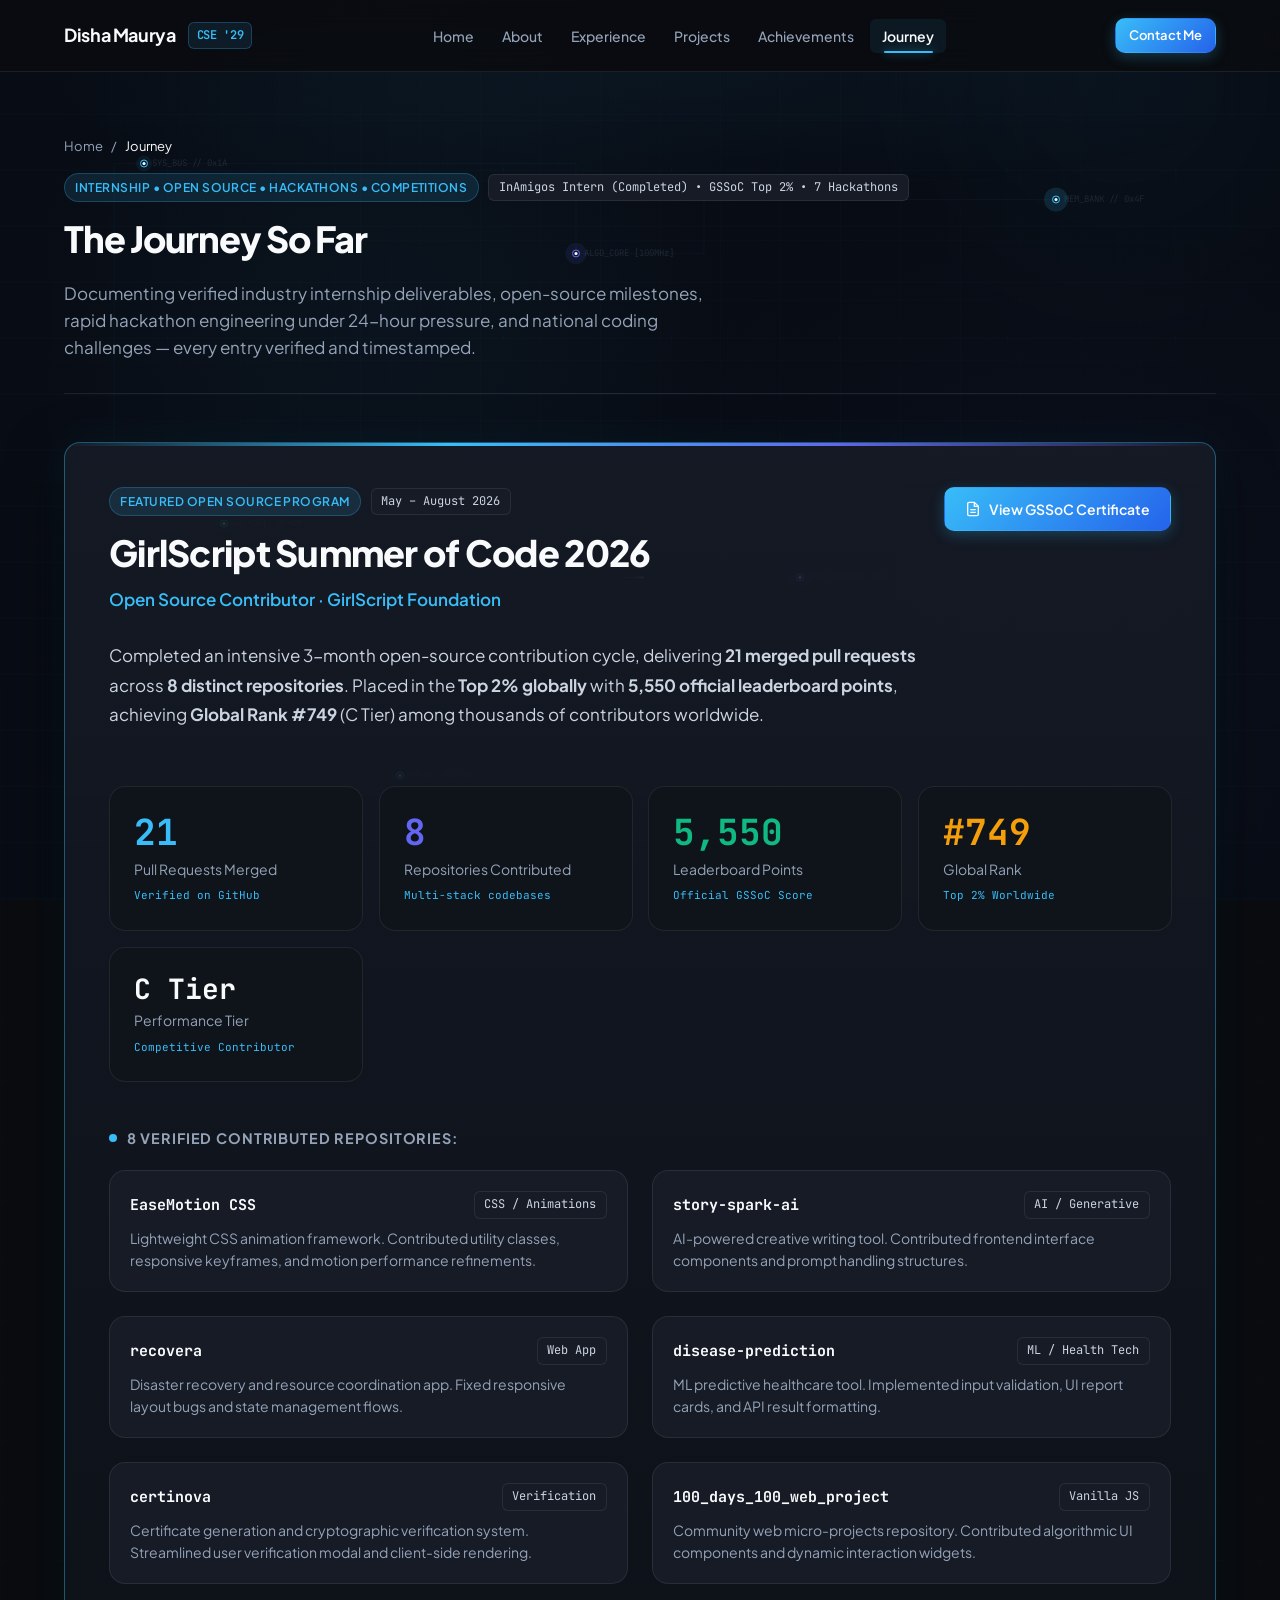
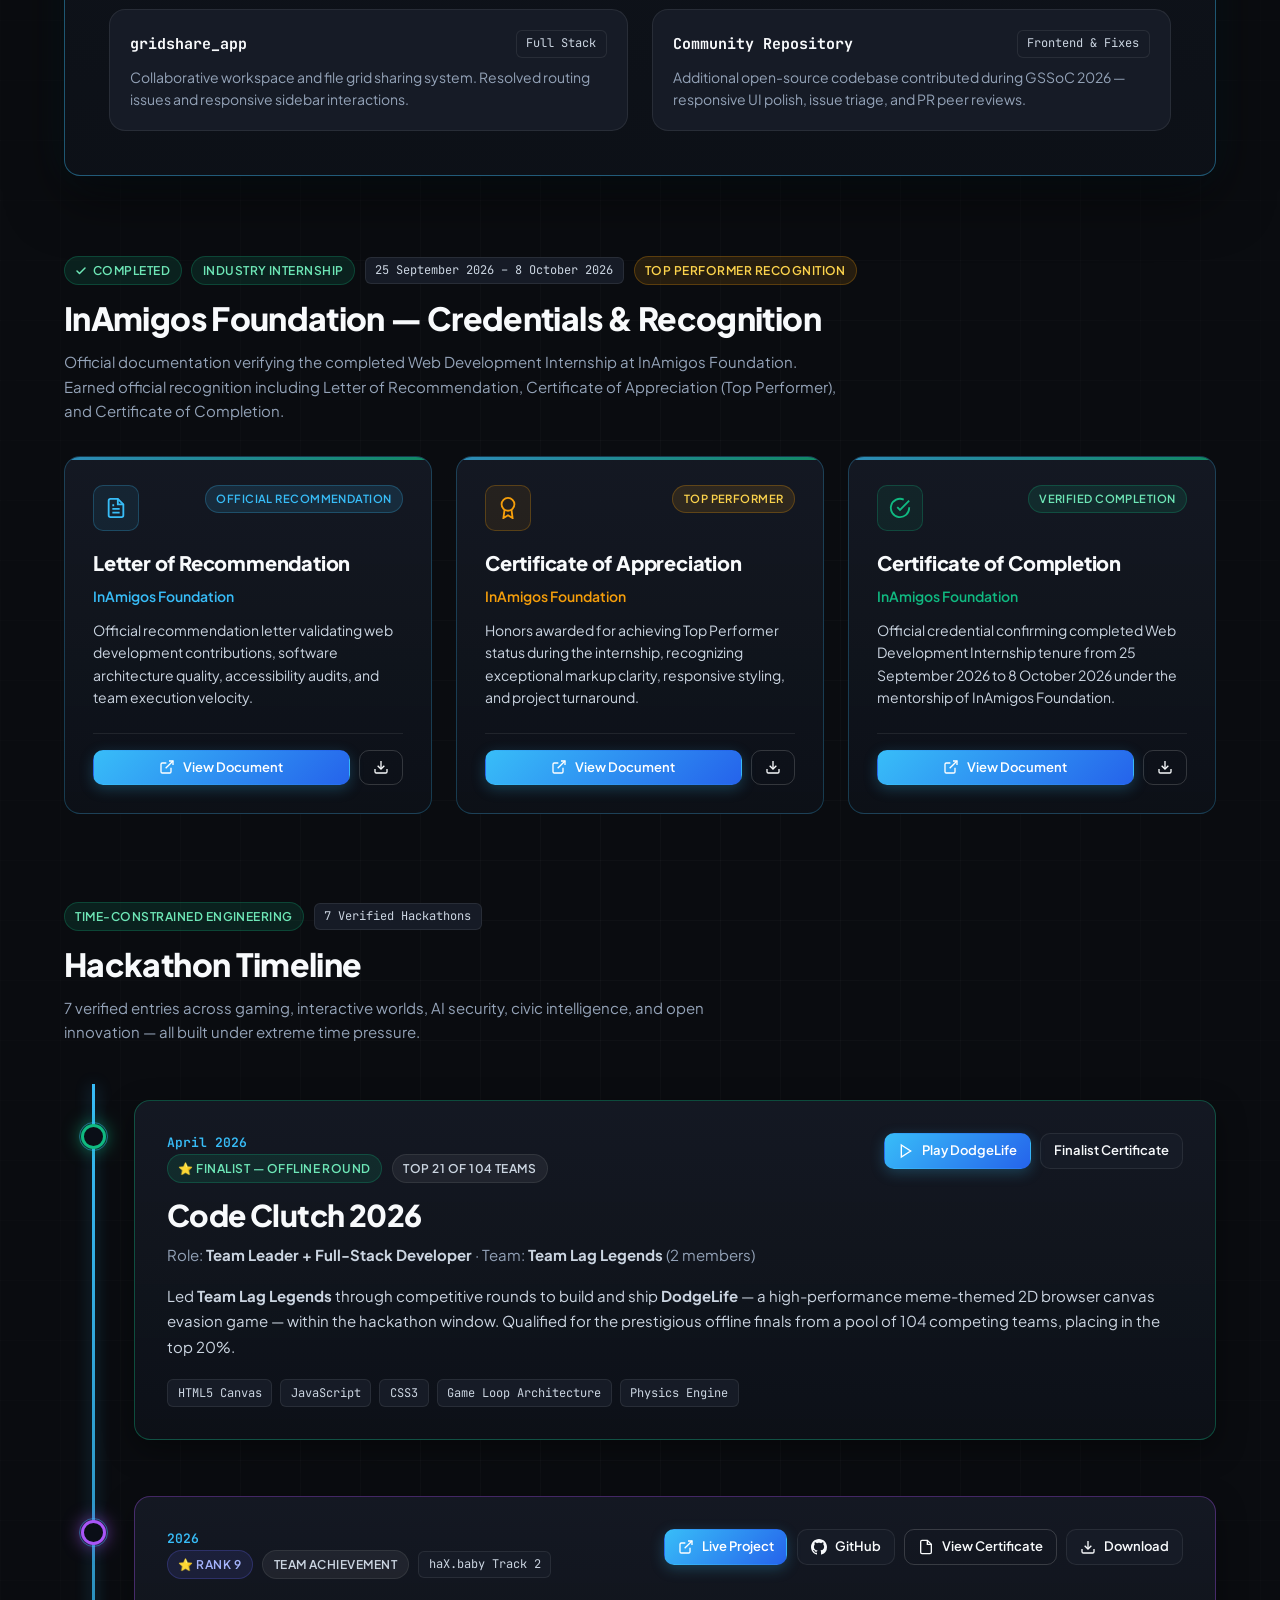
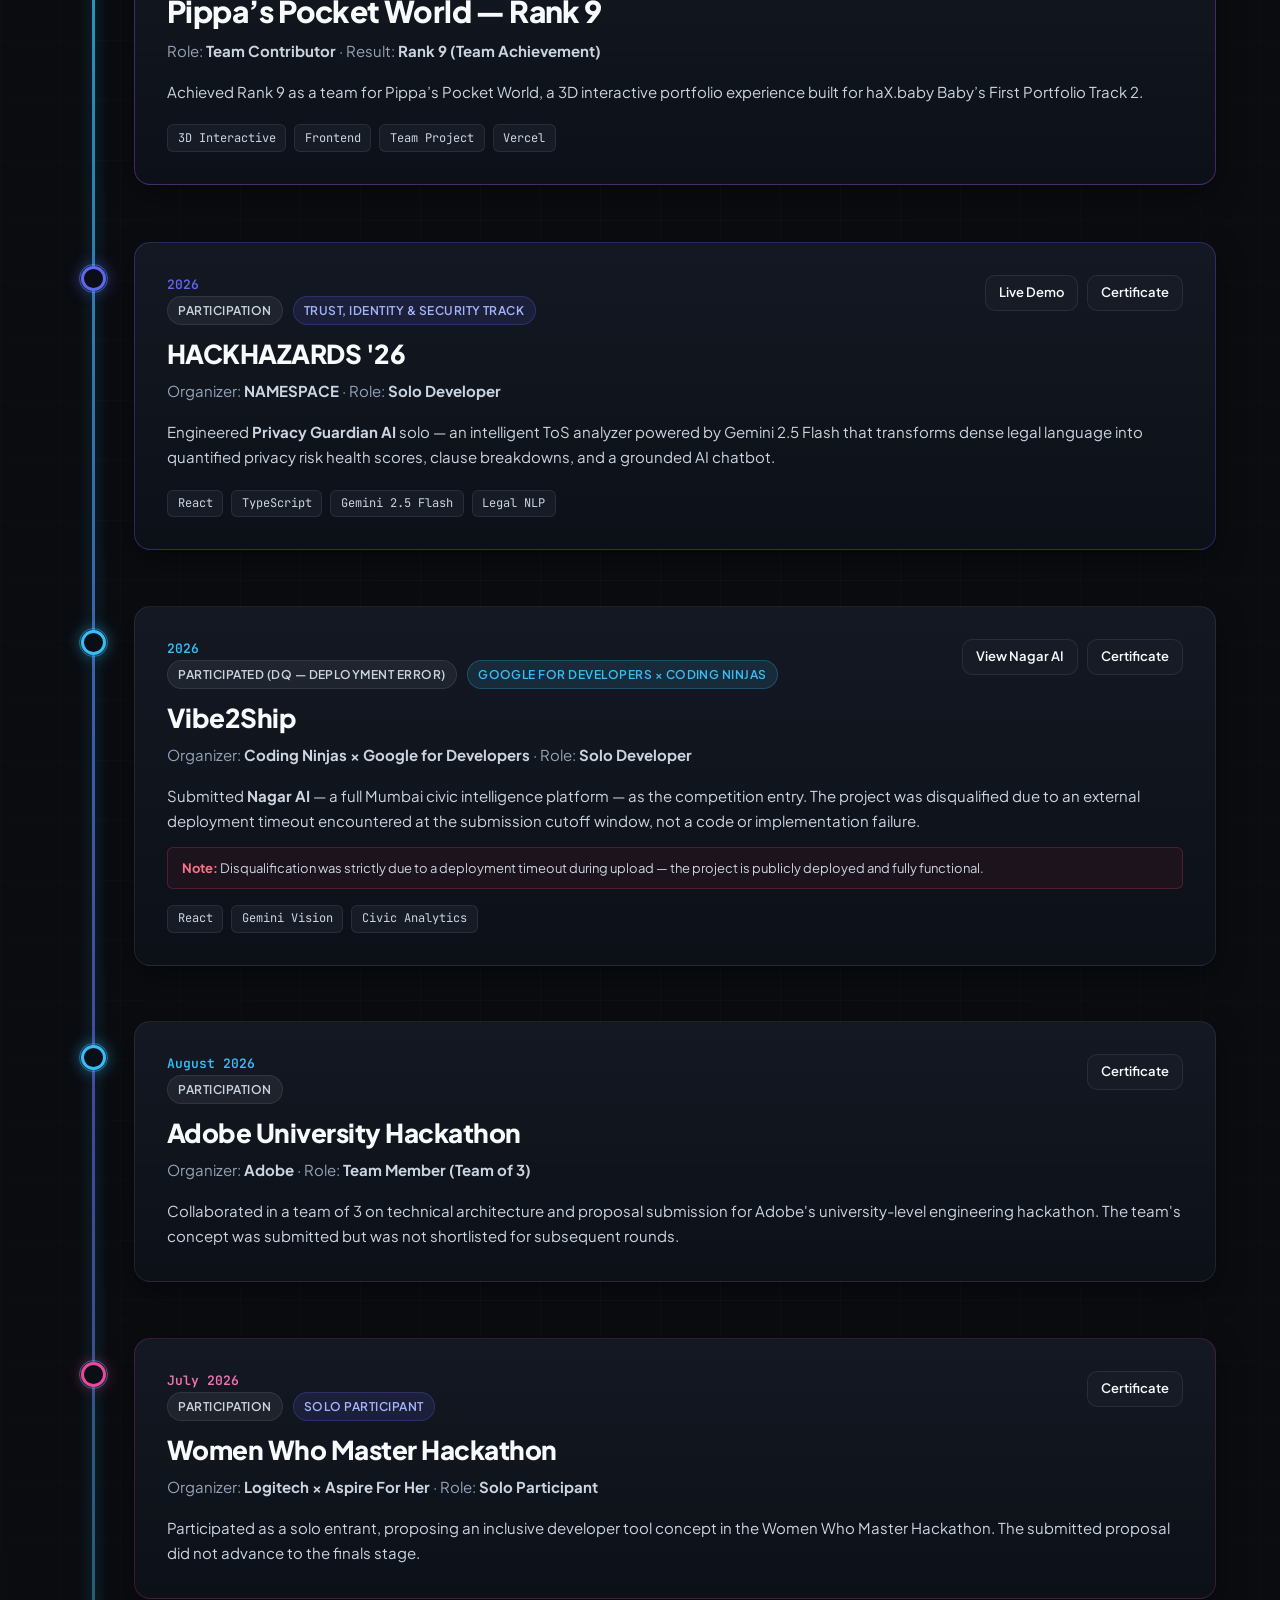
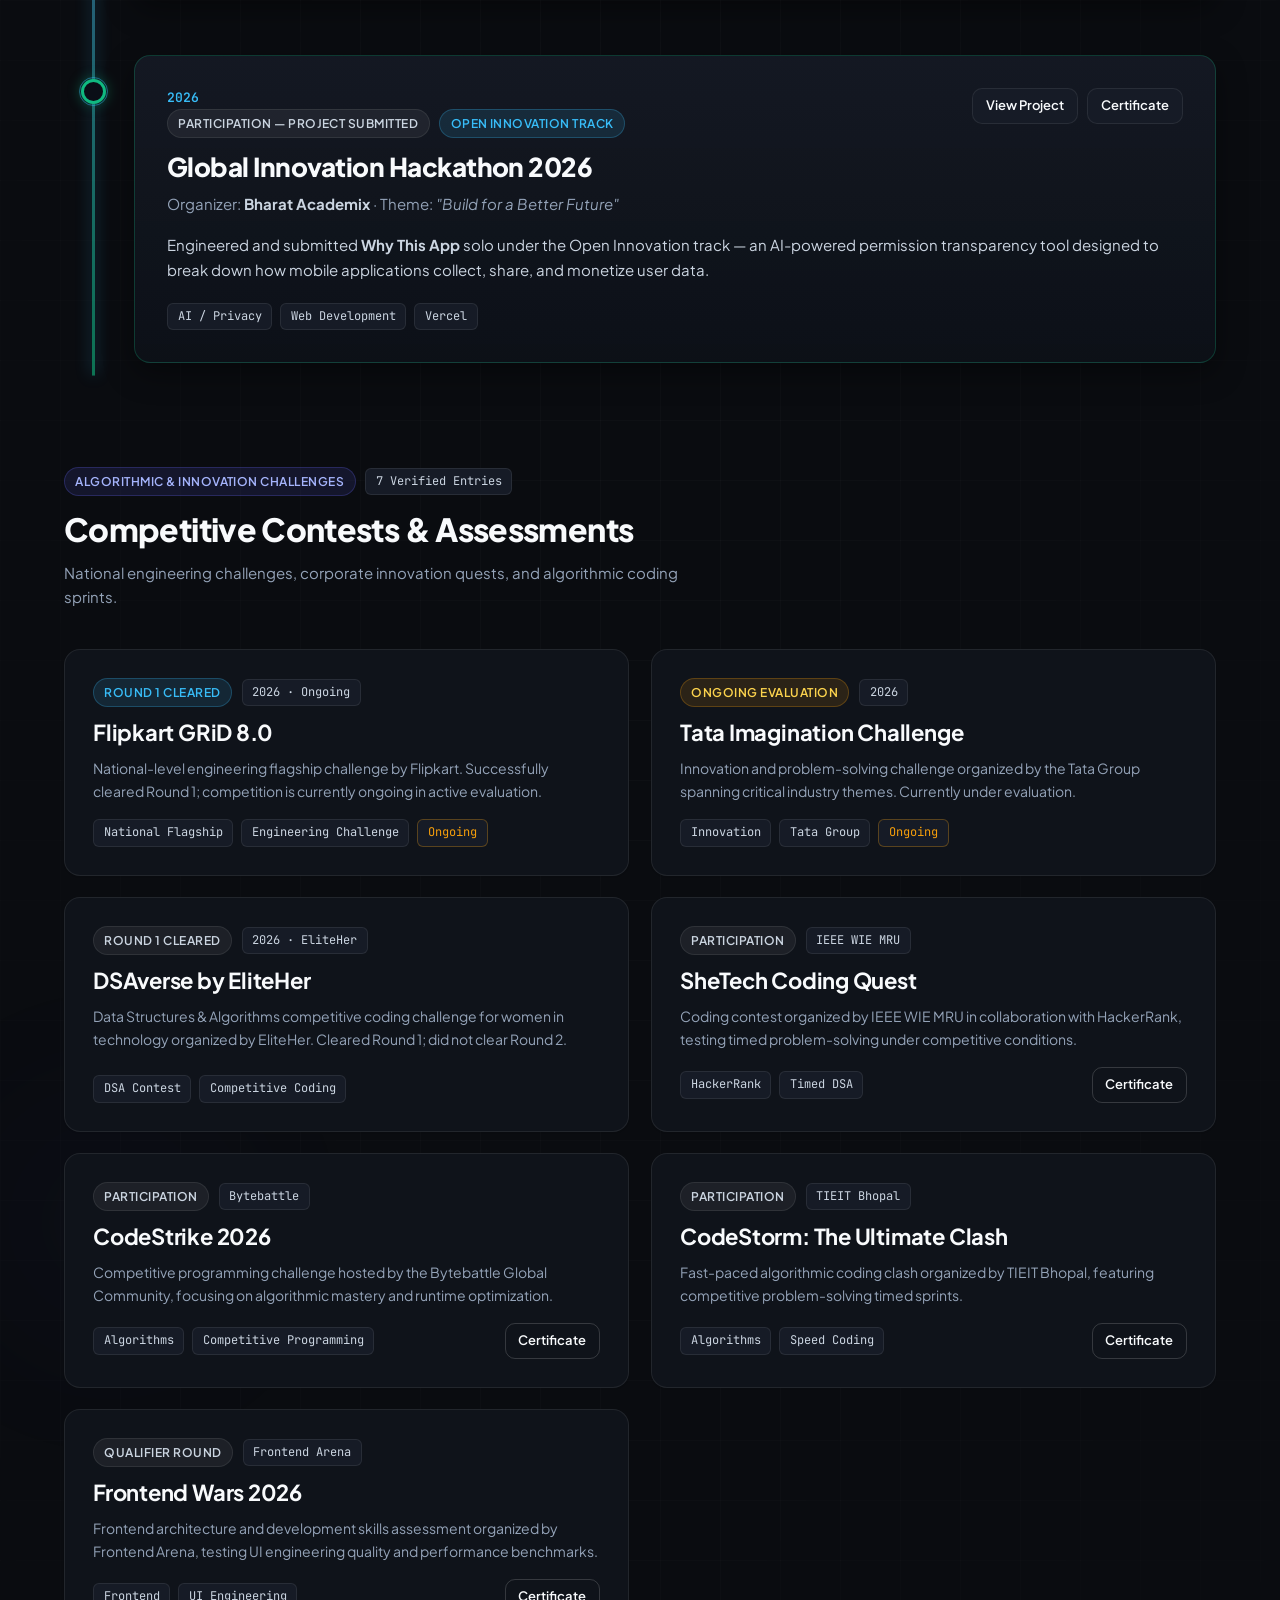
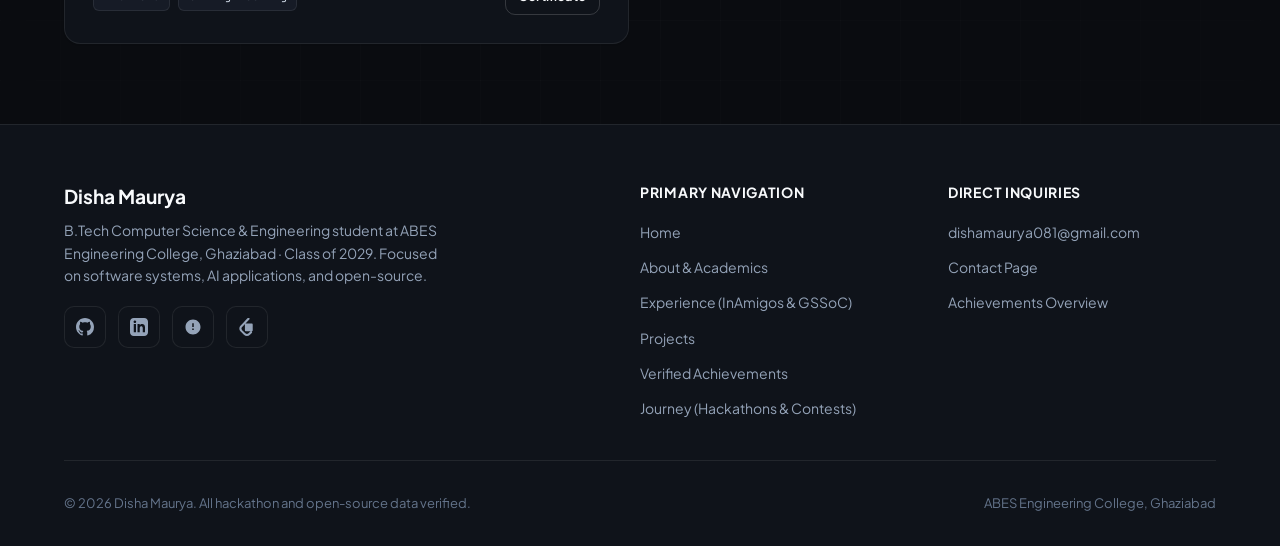
<file: journey.html>
<!DOCTYPE html>
<html lang="en">
<head>
  <meta charset="UTF-8">
  <meta name="viewport" content="width=device-width, initial-scale=1.0">
  <meta name="description" content="The Journey of Disha Maurya — GirlScript Summer of Code 2026 (Top 2%, Global Rank #749), 6 verified hackathons including Code Clutch Finalist (Top 21/104), HACKHAZARDS '26, Vibe2Ship, Adobe, Women Who Master, Global Innovation Hackathon, and 7 competition entries.">
  <title>Journey | Disha Maurya</title>
  <link rel="stylesheet" href="css/style.css">
  <link rel="stylesheet" href="css/animations.css">
  <link rel="icon" type="image/svg+xml" href="data:image/svg+xml,<svg xmlns='http://www.w3.org/2000/svg' viewBox='0 0 24 24' fill='%2338bdf8'><path d='M12 2L2 7l10 5 10-5-10-5zM2 17l10 5 10-5M2 12l10 5 10-5'/></svg>">
</head>
<body>

  <!-- Background CSE Canvas -->
  <canvas id="cseNetworkCanvas" aria-hidden="true" style="position: fixed; top: 0; left: 0; width: 100vw; height: 100vh; z-index: -2; pointer-events: none; display: block;"></canvas>

  <!-- Site Navigation (5 Primary Pages) -->
  <header class="site-header">
    <div class="container nav-container">
      <a href="index.html" class="brand-logo" aria-label="Disha Maurya Home">
        <span>Disha Maurya</span>
        <span class="brand-badge">CSE '29</span>
      </a>

      <nav aria-label="Main Navigation">
        <ul class="nav-links">
          <li><a href="index.html" class="nav-link">Home</a></li>
          <li><a href="about.html" class="nav-link">About</a></li>
          <li><a href="experience.html" class="nav-link">Experience</a></li>
          <li><a href="projects.html" class="nav-link">Projects</a></li>
          <li><a href="achievements.html" class="nav-link">Achievements</a></li>
          <li><a href="journey.html" class="nav-link active">Journey</a></li>
        </ul>
      </nav>

      <div class="nav-actions">
        <a href="contact.html" class="btn btn-primary btn-sm">Contact Me</a>
        <button class="mobile-toggle" aria-label="Toggle navigation menu" aria-expanded="false">
          <svg width="22" height="22" viewBox="0 0 24 24" fill="none" stroke="currentColor" stroke-width="2" stroke-linecap="round" stroke-linejoin="round">
            <line x1="3" y1="12" x2="21" y2="12"></line>
            <line x1="3" y1="6" x2="21" y2="6"></line>
            <line x1="3" y1="18" x2="21" y2="18"></line>
          </svg>
        </button>
      </div>
    </div>
  </header>

  <!-- Mobile Navigation Drawer -->
  <div class="mobile-backdrop"></div>
  <aside class="mobile-drawer">
    <div style="display: flex; justify-content: space-between; align-items: center; margin-bottom: 1.5rem; padding-bottom: 0.75rem; border-bottom: 1px solid var(--border-subtle);">
      <span style="font-weight: 700; font-size: 1rem;">Navigation</span>
      <span class="brand-badge">ABESEC</span>
    </div>
    <a href="index.html" class="nav-link">Home</a>
    <a href="about.html" class="nav-link">About</a>
    <a href="experience.html" class="nav-link">Experience</a>
    <a href="projects.html" class="nav-link">Projects</a>
    <a href="achievements.html" class="nav-link">Achievements</a>
    <a href="journey.html" class="nav-link active">Journey</a>
    <div style="margin-top: 1.5rem; padding-top: 1rem; border-top: 1px solid var(--border-subtle);">
      <a href="contact.html" class="btn btn-primary btn-sm" style="width: 100%; text-align: center;">Contact Me</a>
    </div>
  </aside>

  <!-- Main Content -->
  <main class="container">
    <div class="page-header reveal">
      <div class="breadcrumb">
        <a href="index.html">Home</a>
        <span>/</span>
        <span style="color: var(--text-primary);">Journey</span>
      </div>
      <div style="display: flex; align-items: center; gap: 0.6rem; margin-bottom: 0.5rem; flex-wrap: wrap;">
        <span class="badge badge-cyan">Internship • Open Source • Hackathons • Competitions</span>
        <span class="pill-tag mono">InAmigos Intern (Completed) • GSSoC Top 2% • 7 Hackathons</span>
      </div>
      <h1 class="page-title">The Journey So Far</h1>
      <p class="page-subtitle">
        Documenting verified industry internship deliverables, open-source milestones, rapid hackathon engineering under 24-hour pressure, and national coding challenges — every entry verified and timestamped.
      </p>
    </div>

    <!-- =====================================================================
         SECTION 1: GSSoC 2026 — FEATURED OPEN SOURCE PROGRAM
         ===================================================================== -->
    <section id="gssoc" style="margin-bottom: 5rem;">
      <div class="card reveal" style="border-color: rgba(56, 189, 248, 0.4); padding: 2.75rem; background: linear-gradient(180deg, rgba(22, 27, 38, 0.9) 0%, rgba(13, 17, 24, 0.97) 100%); box-shadow: 0 20px 55px rgba(0,0,0,0.55), 0 0 40px rgba(56, 189, 248, 0.08); position: relative; overflow: hidden;">

        <!-- Top Glow Bar -->
        <div style="position: absolute; top: 0; left: 0; right: 0; height: 3px; background: linear-gradient(90deg, transparent, #38bdf8, #6366f1, transparent);"></div>

        <div style="display: flex; justify-content: space-between; align-items: flex-start; gap: 1.5rem; flex-wrap: wrap; margin-bottom: 1.75rem;">
          <div>
            <div style="display: flex; align-items: center; gap: 0.6rem; margin-bottom: 0.5rem; flex-wrap: wrap;">
              <span class="badge badge-cyan">Featured Open Source Program</span>
              <span class="pill-tag mono">May – August 2026</span>
            </div>
            <h2 style="font-size: 2.25rem; font-weight: 800; letter-spacing: -0.02em; margin-bottom: 0.25rem;">
              GirlScript Summer of Code 2026
            </h2>
            <div style="font-size: 1.0625rem; font-weight: 600; color: var(--accent-cyan);">
              Open Source Contributor · GirlScript Foundation
            </div>
          </div>

          <a href="assets/achievements/GSSoC_Certificate.pdf" target="_blank" rel="noopener noreferrer" class="btn btn-primary" style="flex-shrink: 0;">
            <svg width="16" height="16" viewBox="0 0 24 24" fill="none" stroke="currentColor" stroke-width="2"><path d="M14 2H6a2 2 0 0 0-2 2v16a2 2 0 0 0 2 2h12a2 2 0 0 0 2-2V8z"/><polyline points="14 2 14 8 20 8"/><line x1="16" y1="13" x2="8" y2="13"/><line x1="16" y1="17" x2="8" y2="17"/></svg>
            View GSSoC Certificate
          </a>
        </div>

        <p style="color: var(--text-secondary); line-height: 1.75; font-size: 1.0625rem; margin-bottom: 2.5rem; max-width: 820px;">
          Completed an intensive 3-month open-source contribution cycle, delivering <strong>21 merged pull requests</strong> across <strong>8 distinct repositories</strong>. Placed in the <strong>Top 2% globally</strong> with <strong>5,550 official leaderboard points</strong>, achieving <strong>Global Rank #749</strong> (C Tier) among thousands of contributors worldwide.
        </p>

        <!-- Verified Stats Strip -->
        <div class="stats-grid" style="margin-bottom: 2.75rem;">
          <div class="stat-card">
            <div class="stat-number" style="color: var(--accent-cyan);">21</div>
            <div class="stat-label">Pull Requests Merged</div>
            <span class="stat-tag">Verified on GitHub</span>
          </div>
          <div class="stat-card">
            <div class="stat-number" style="color: var(--accent-indigo);">8</div>
            <div class="stat-label">Repositories Contributed</div>
            <span class="stat-tag">Multi-stack codebases</span>
          </div>
          <div class="stat-card">
            <div class="stat-number" style="color: var(--accent-emerald);">5,550</div>
            <div class="stat-label">Leaderboard Points</div>
            <span class="stat-tag">Official GSSoC Score</span>
          </div>
          <div class="stat-card">
            <div class="stat-number" style="color: var(--accent-amber);">#749</div>
            <div class="stat-label">Global Rank</div>
            <span class="stat-tag">Top 2% Worldwide</span>
          </div>
          <div class="stat-card">
            <div class="stat-number" style="font-size: 1.75rem;">C Tier</div>
            <div class="stat-label">Performance Tier</div>
            <span class="stat-tag">Competitive Contributor</span>
          </div>
        </div>

        <!-- 8 Repositories Grid -->
        <h3 style="font-size: 0.9rem; font-weight: 700; margin-bottom: 1.25rem; text-transform: uppercase; letter-spacing: 0.06em; color: var(--text-muted); display: flex; align-items: center; gap: 0.6rem;">
          <span style="width: 8px; height: 8px; border-radius: 50%; background: var(--accent-cyan); display: inline-block;"></span>
          8 Verified Contributed Repositories:
        </h3>

        <div class="grid-2">
          <div class="card" style="background: var(--bg-tertiary); padding: 1.25rem;">
            <div style="display: flex; justify-content: space-between; align-items: center; margin-bottom: 0.5rem;">
              <h4 style="font-family: var(--font-mono); font-size: 0.9375rem; font-weight: 700; color: var(--text-primary);">EaseMotion CSS</h4>
              <span class="pill-tag">CSS / Animations</span>
            </div>
            <p style="font-size: 0.875rem; color: var(--text-muted); line-height: 1.6;">Lightweight CSS animation framework. Contributed utility classes, responsive keyframes, and motion performance refinements.</p>
          </div>

          <div class="card" style="background: var(--bg-tertiary); padding: 1.25rem;">
            <div style="display: flex; justify-content: space-between; align-items: center; margin-bottom: 0.5rem;">
              <h4 style="font-family: var(--font-mono); font-size: 0.9375rem; font-weight: 700; color: var(--text-primary);">story-spark-ai</h4>
              <span class="pill-tag">AI / Generative</span>
            </div>
            <p style="font-size: 0.875rem; color: var(--text-muted); line-height: 1.6;">AI-powered creative writing tool. Contributed frontend interface components and prompt handling structures.</p>
          </div>

          <div class="card" style="background: var(--bg-tertiary); padding: 1.25rem;">
            <div style="display: flex; justify-content: space-between; align-items: center; margin-bottom: 0.5rem;">
              <h4 style="font-family: var(--font-mono); font-size: 0.9375rem; font-weight: 700; color: var(--text-primary);">recovera</h4>
              <span class="pill-tag">Web App</span>
            </div>
            <p style="font-size: 0.875rem; color: var(--text-muted); line-height: 1.6;">Disaster recovery and resource coordination app. Fixed responsive layout bugs and state management flows.</p>
          </div>

          <div class="card" style="background: var(--bg-tertiary); padding: 1.25rem;">
            <div style="display: flex; justify-content: space-between; align-items: center; margin-bottom: 0.5rem;">
              <h4 style="font-family: var(--font-mono); font-size: 0.9375rem; font-weight: 700; color: var(--text-primary);">disease-prediction</h4>
              <span class="pill-tag">ML / Health Tech</span>
            </div>
            <p style="font-size: 0.875rem; color: var(--text-muted); line-height: 1.6;">ML predictive healthcare tool. Implemented input validation, UI report cards, and API result formatting.</p>
          </div>

          <div class="card" style="background: var(--bg-tertiary); padding: 1.25rem;">
            <div style="display: flex; justify-content: space-between; align-items: center; margin-bottom: 0.5rem;">
              <h4 style="font-family: var(--font-mono); font-size: 0.9375rem; font-weight: 700; color: var(--text-primary);">certinova</h4>
              <span class="pill-tag">Verification</span>
            </div>
            <p style="font-size: 0.875rem; color: var(--text-muted); line-height: 1.6;">Certificate generation and cryptographic verification system. Streamlined user verification modal and client-side rendering.</p>
          </div>

          <div class="card" style="background: var(--bg-tertiary); padding: 1.25rem;">
            <div style="display: flex; justify-content: space-between; align-items: center; margin-bottom: 0.5rem;">
              <h4 style="font-family: var(--font-mono); font-size: 0.9375rem; font-weight: 700; color: var(--text-primary);">100_days_100_web_project</h4>
              <span class="pill-tag">Vanilla JS</span>
            </div>
            <p style="font-size: 0.875rem; color: var(--text-muted); line-height: 1.6;">Community web micro-projects repository. Contributed algorithmic UI components and dynamic interaction widgets.</p>
          </div>

          <div class="card" style="background: var(--bg-tertiary); padding: 1.25rem;">
            <div style="display: flex; justify-content: space-between; align-items: center; margin-bottom: 0.5rem;">
              <h4 style="font-family: var(--font-mono); font-size: 0.9375rem; font-weight: 700; color: var(--text-primary);">gridshare_app</h4>
              <span class="pill-tag">Full Stack</span>
            </div>
            <p style="font-size: 0.875rem; color: var(--text-muted); line-height: 1.6;">Collaborative workspace and file grid sharing system. Resolved routing issues and responsive sidebar interactions.</p>
          </div>

          <div class="card" style="background: var(--bg-tertiary); padding: 1.25rem;">
            <div style="display: flex; justify-content: space-between; align-items: center; margin-bottom: 0.5rem;">
              <h4 style="font-family: var(--font-mono); font-size: 0.9375rem; font-weight: 700; color: var(--text-primary);">Community Repository</h4>
              <span class="pill-tag">Frontend &amp; Fixes</span>
            </div>
            <p style="font-size: 0.875rem; color: var(--text-muted); line-height: 1.6;">Additional open-source codebase contributed during GSSoC 2026 — responsive UI polish, issue triage, and PR peer reviews.</p>
          </div>
        </div>
      </div>
    </section>

    <!-- =====================================================================
         SECTION 2: INAMIGOS FOUNDATION — COMPLETED INTERNSHIP & CREDENTIAL GALLERY
         ===================================================================== -->
    <section id="inamigos-gallery" style="margin-bottom: 5.5rem;">
      <div style="margin-bottom: 2rem;" class="reveal">
        <div style="display: flex; align-items: center; gap: 0.6rem; margin-bottom: 0.5rem; flex-wrap: wrap;">
          <span class="badge badge-emerald" style="display: inline-flex; align-items: center; gap: 0.35rem;">
            <svg width="12" height="12" viewBox="0 0 24 24" fill="none" stroke="currentColor" stroke-width="3" stroke-linecap="round" stroke-linejoin="round"><polyline points="20 6 9 17 4 12"></polyline></svg>
            Completed
          </span>
          <span class="badge badge-emerald">Industry Internship</span>
          <span class="pill-tag mono">25 September 2026 – 8 October 2026</span>
          <span class="badge badge-amber">Top Performer Recognition</span>
        </div>
        <h2 style="font-size: 2rem; font-weight: 800; letter-spacing: -0.02em; margin-bottom: 0.35rem;">
          InAmigos Foundation — Credentials &amp; Recognition
        </h2>
        <div style="font-size: 0.9375rem; color: var(--text-muted); max-width: 780px; line-height: 1.65;">
          Official documentation verifying the completed Web Development Internship at InAmigos Foundation. Earned official recognition including Letter of Recommendation, Certificate of Appreciation (Top Performer), and Certificate of Completion.
        </div>
      </div>

      <div class="grid-3" style="gap: 1.5rem;">
        <!-- Card 1: Letter of Recommendation -->
        <div class="certificate-doc-card reveal stagger-1">
          <div style="margin-bottom: 1.5rem;">
            <div style="display: flex; justify-content: space-between; align-items: flex-start; margin-bottom: 1rem;">
              <div class="doc-icon-wrap" aria-hidden="true">
                <svg width="22" height="22" viewBox="0 0 24 24" fill="none" stroke="currentColor" stroke-width="2"><path d="M14 2H6a2 2 0 0 0-2 2v16a2 2 0 0 0 2 2h12a2 2 0 0 0 2-2V8z"></path><polyline points="14 2 14 8 20 8"></polyline><line x1="16" y1="13" x2="8" y2="13"></line><line x1="16" y1="17" x2="8" y2="17"></line><polyline points="10 9 9 9 8 9"></polyline></svg>
              </div>
              <span class="badge badge-cyan" style="font-size: 0.7rem;">Official Recommendation</span>
            </div>
            <h3 style="font-size: 1.25rem; font-weight: 800; margin-bottom: 0.35rem; color: var(--text-primary); letter-spacing: -0.01em;">
              Letter of Recommendation
            </h3>
            <div style="font-size: 0.875rem; color: var(--accent-cyan); font-weight: 600; margin-bottom: 0.75rem;">
              InAmigos Foundation
            </div>
            <p style="font-size: 0.875rem; color: var(--text-secondary); line-height: 1.6; margin-bottom: 0;">
              Official recommendation letter validating web development contributions, software architecture quality, accessibility audits, and team execution velocity.
            </p>
          </div>

          <div style="display: flex; gap: 0.6rem; flex-wrap: wrap; border-top: 1px solid var(--border-subtle); padding-top: 1rem;">
            <a href="assets/achievements/InAmigos_Letter_of_Recommendation.pdf" target="_blank" rel="noopener noreferrer" data-certificate-src="assets/achievements/InAmigos_Letter_of_Recommendation.pdf" data-certificate-title="InAmigos Foundation — Letter of Recommendation" class="btn btn-primary btn-sm" style="flex: 1; justify-content: center;">
              <svg width="14" height="14" viewBox="0 0 24 24" fill="none" stroke="currentColor" stroke-width="2"><path d="M18 13v6a2 2 0 0 1-2 2H5a2 2 0 0 1-2-2V8a2 2 0 0 1 2-2h6"></path><polyline points="15 3 21 3 21 9"></polyline><line x1="10" y1="14" x2="21" y2="3"></line></svg>
              View Document
            </a>
            <a href="assets/achievements/InAmigos_Letter_of_Recommendation.pdf" download="InAmigos_Letter_of_Recommendation.pdf" class="btn btn-outline btn-sm" title="Download Letter of Recommendation PDF" aria-label="Download Letter of Recommendation PDF">
              <svg width="14" height="14" viewBox="0 0 24 24" fill="none" stroke="currentColor" stroke-width="2"><path d="M21 15v4a2 2 0 0 1-2 2H5a2 2 0 0 1-2-2v-4"></path><polyline points="7 10 12 15 17 10"></polyline><line x1="12" y1="15" x2="12" y2="3"></line></svg>
            </a>
          </div>
        </div>

        <!-- Card 2: Certificate of Appreciation -->
        <div class="certificate-doc-card reveal stagger-2">
          <div style="margin-bottom: 1.5rem;">
            <div style="display: flex; justify-content: space-between; align-items: flex-start; margin-bottom: 1rem;">
              <div class="doc-icon-wrap" aria-hidden="true" style="color: var(--accent-amber); background: rgba(245, 158, 11, 0.08); border-color: rgba(245, 158, 11, 0.25);">
                <svg width="22" height="22" viewBox="0 0 24 24" fill="none" stroke="currentColor" stroke-width="2"><circle cx="12" cy="8" r="7"></circle><polyline points="8.21 13.89 7 23 12 20 17 23 15.79 13.88"></polyline></svg>
              </div>
              <span class="badge badge-amber" style="font-size: 0.7rem;">Top Performer</span>
            </div>
            <h3 style="font-size: 1.25rem; font-weight: 800; margin-bottom: 0.35rem; color: var(--text-primary); letter-spacing: -0.01em;">
              Certificate of Appreciation
            </h3>
            <div style="font-size: 0.875rem; color: var(--accent-amber); font-weight: 600; margin-bottom: 0.75rem;">
              InAmigos Foundation
            </div>
            <p style="font-size: 0.875rem; color: var(--text-secondary); line-height: 1.6; margin-bottom: 0;">
              Honors awarded for achieving Top Performer status during the internship, recognizing exceptional markup clarity, responsive styling, and project turnaround.
            </p>
          </div>

          <div style="display: flex; gap: 0.6rem; flex-wrap: wrap; border-top: 1px solid var(--border-subtle); padding-top: 1rem;">
            <a href="assets/achievements/InAmigos_Certificate_of_Appreciation.pdf" target="_blank" rel="noopener noreferrer" data-certificate-src="assets/achievements/InAmigos_Certificate_of_Appreciation.pdf" data-certificate-title="InAmigos Foundation — Certificate of Appreciation" class="btn btn-primary btn-sm" style="flex: 1; justify-content: center;">
              <svg width="14" height="14" viewBox="0 0 24 24" fill="none" stroke="currentColor" stroke-width="2"><path d="M18 13v6a2 2 0 0 1-2 2H5a2 2 0 0 1-2-2V8a2 2 0 0 1 2-2h6"></path><polyline points="15 3 21 3 21 9"></polyline><line x1="10" y1="14" x2="21" y2="3"></line></svg>
              View Document
            </a>
            <a href="assets/achievements/InAmigos_Certificate_of_Appreciation.pdf" download="InAmigos_Certificate_of_Appreciation.pdf" class="btn btn-outline btn-sm" title="Download Certificate of Appreciation PDF" aria-label="Download Certificate of Appreciation PDF">
              <svg width="14" height="14" viewBox="0 0 24 24" fill="none" stroke="currentColor" stroke-width="2"><path d="M21 15v4a2 2 0 0 1-2 2H5a2 2 0 0 1-2-2v-4"></path><polyline points="7 10 12 15 17 10"></polyline><line x1="12" y1="15" x2="12" y2="3"></line></svg>
            </a>
          </div>
        </div>

        <!-- Card 3: Certificate of Completion -->
        <div class="certificate-doc-card reveal stagger-3">
          <div style="margin-bottom: 1.5rem;">
            <div style="display: flex; justify-content: space-between; align-items: flex-start; margin-bottom: 1rem;">
              <div class="doc-icon-wrap" aria-hidden="true" style="color: var(--accent-emerald); background: rgba(16, 185, 129, 0.08); border-color: rgba(16, 185, 129, 0.25);">
                <svg width="22" height="22" viewBox="0 0 24 24" fill="none" stroke="currentColor" stroke-width="2"><path d="M22 11.08V12a10 10 0 1 1-5.93-9.14"></path><polyline points="22 4 12 14.01 9 11.01"></polyline></svg>
              </div>
              <span class="badge badge-emerald" style="font-size: 0.7rem;">Verified Completion</span>
            </div>
            <h3 style="font-size: 1.25rem; font-weight: 800; margin-bottom: 0.35rem; color: var(--text-primary); letter-spacing: -0.01em;">
              Certificate of Completion
            </h3>
            <div style="font-size: 0.875rem; color: var(--accent-emerald); font-weight: 600; margin-bottom: 0.75rem;">
              InAmigos Foundation
            </div>
            <p style="font-size: 0.875rem; color: var(--text-secondary); line-height: 1.6; margin-bottom: 0;">
              Official credential confirming completed Web Development Internship tenure from 25 September 2026 to 8 October 2026 under the mentorship of InAmigos Foundation.
            </p>
          </div>

          <div style="display: flex; gap: 0.6rem; flex-wrap: wrap; border-top: 1px solid var(--border-subtle); padding-top: 1rem;">
            <a href="assets/achievements/InAmigos_Certificate_of_Completion.pdf" target="_blank" rel="noopener noreferrer" data-certificate-src="assets/achievements/InAmigos_Certificate_of_Completion.pdf" data-certificate-title="InAmigos Foundation — Certificate of Completion" class="btn btn-primary btn-sm" style="flex: 1; justify-content: center;">
              <svg width="14" height="14" viewBox="0 0 24 24" fill="none" stroke="currentColor" stroke-width="2"><path d="M18 13v6a2 2 0 0 1-2 2H5a2 2 0 0 1-2-2V8a2 2 0 0 1 2-2h6"></path><polyline points="15 3 21 3 21 9"></polyline><line x1="10" y1="14" x2="21" y2="3"></line></svg>
              View Document
            </a>
            <a href="assets/achievements/InAmigos_Certificate_of_Completion.pdf" download="InAmigos_Certificate_of_Completion.pdf" class="btn btn-outline btn-sm" title="Download Certificate of Completion PDF" aria-label="Download Certificate of Completion PDF">
              <svg width="14" height="14" viewBox="0 0 24 24" fill="none" stroke="currentColor" stroke-width="2"><path d="M21 15v4a2 2 0 0 1-2 2H5a2 2 0 0 1-2-2v-4"></path><polyline points="7 10 12 15 17 10"></polyline><line x1="12" y1="15" x2="12" y2="3"></line></svg>
            </a>
          </div>
        </div>
      </div>
    </section>

    <!-- =====================================================================
         SECTION 3: HACKATHON ILLUMINATED TIMELINE
         ===================================================================== -->
    <section id="hackathons" style="margin-bottom: 5.5rem;">
      <div style="margin-bottom: 2.5rem;" class="reveal">
        <div style="display: flex; align-items: center; gap: 0.6rem; margin-bottom: 0.5rem;">
          <span class="badge badge-emerald">Time-Constrained Engineering</span>
          <span class="pill-tag mono">7 Verified Hackathons</span>
        </div>
        <h2 style="font-size: 2rem; font-weight: 800; letter-spacing: -0.02em; margin-bottom: 0.35rem;">
          Hackathon Timeline
        </h2>
        <p style="color: var(--text-muted); font-size: 0.9375rem; max-width: 640px;">
          7 verified entries across gaming, interactive worlds, AI security, civic intelligence, and open innovation — all built under extreme time pressure.
        </p>
      </div>

      <div class="illuminated-timeline">

        <!-- 1. CODE CLUTCH 2026 — FINALIST (Most Notable) -->
        <div class="journey-milestone reveal">
          <div class="journey-node" style="border-color: var(--accent-emerald); box-shadow: 0 0 18px rgba(16, 185, 129, 0.7);"></div>
          <div class="journey-card" style="border-color: rgba(16, 185, 129, 0.35);">
            <div class="journey-header">
              <div>
                <div class="journey-date">April 2026</div>
                <div style="display: flex; align-items: center; gap: 0.6rem; margin-bottom: 0.5rem; flex-wrap: wrap;">
                  <span class="badge badge-emerald">⭐ Finalist — Offline Round</span>
                  <span class="badge badge-neutral">Top 21 of 104 Teams</span>
                </div>
                <h3 style="font-size: 1.875rem; font-weight: 800; letter-spacing: -0.02em; margin-bottom: 0.25rem;">Code Clutch 2026</h3>
                <div style="font-size: 0.9375rem; color: var(--text-muted);">
                  Role: <strong style="color: var(--text-secondary);">Team Leader + Full-Stack Developer</strong> · Team: <strong style="color: var(--text-secondary);">Team Lag Legends</strong> (2 members)
                </div>
              </div>
              <div style="display: flex; gap: 0.6rem; flex-wrap: wrap; flex-shrink: 0;">
                <a href="https://dishamaurya081-create.github.io/2D-Game/" target="_blank" rel="noopener noreferrer" class="btn btn-primary btn-sm">
                  <svg width="14" height="14" viewBox="0 0 24 24" fill="none" stroke="currentColor" stroke-width="2"><polygon points="5 3 19 12 5 21 5 3"></polygon></svg>
                  Play DodgeLife
                </a>
                <a href="assets/achievements/CodeClutch_Certificate.pdf" target="_blank" rel="noopener noreferrer" class="btn btn-secondary btn-sm">
                  Finalist Certificate
                </a>
              </div>
            </div>

            <p style="color: var(--text-secondary); font-size: 0.9375rem; line-height: 1.7; margin-bottom: 1.25rem;">
              Led <strong>Team Lag Legends</strong> through competitive rounds to build and ship <strong>DodgeLife</strong> — a high-performance meme-themed 2D browser canvas evasion game — within the hackathon window. Qualified for the prestigious offline finals from a pool of 104 competing teams, placing in the top 20%.
            </p>

            <div class="tech-tags" style="margin-bottom: 0;">
              <span class="pill-tag">HTML5 Canvas</span>
              <span class="pill-tag">JavaScript</span>
              <span class="pill-tag">CSS3</span>
              <span class="pill-tag">Game Loop Architecture</span>
              <span class="pill-tag">Physics Engine</span>
            </div>
          </div>
        </div>

        <!-- 2. PIPPA'S POCKET WORLD — RANK 9 -->
        <div class="journey-milestone reveal">
          <div class="journey-node" style="border-color: #a855f7; box-shadow: 0 0 18px rgba(168, 85, 247, 0.7);"></div>
          <div class="journey-card" style="border-color: rgba(168, 85, 247, 0.35);">
            <div class="journey-header">
              <div>
                <div class="journey-date">2026</div>
                <div style="display: flex; align-items: center; gap: 0.6rem; margin-bottom: 0.5rem; flex-wrap: wrap;">
                  <span class="badge badge-indigo">⭐ Rank 9</span>
                  <span class="badge badge-neutral">Team Achievement</span>
                  <span class="pill-tag mono">haX.baby Track 2</span>
                </div>
                <h3 style="font-size: 1.875rem; font-weight: 800; letter-spacing: -0.02em; margin-bottom: 0.25rem;">Pippa’s Pocket World — Rank 9</h3>
                <div style="font-size: 0.9375rem; color: var(--text-muted);">
                  Role: <strong style="color: var(--text-secondary);">Team Contributor</strong> · Result: <strong style="color: var(--text-secondary);">Rank 9 (Team Achievement)</strong>
                </div>
              </div>
              <div style="display: flex; gap: 0.6rem; flex-wrap: wrap; flex-shrink: 0;">
                <a href="https://pippaspocketworld.vercel.app/" target="_blank" rel="noopener noreferrer" class="btn btn-primary btn-sm">
                  <svg width="14" height="14" viewBox="0 0 24 24" fill="none" stroke="currentColor" stroke-width="2"><path d="M18 13v6a2 2 0 0 1-2 2H5a2 2 0 0 1-2-2V8a2 2 0 0 1 2-2h6"></path><polyline points="15 3 21 3 21 9"></polyline><line x1="10" y1="14" x2="21" y2="3"></line></svg>
                  Live Project
                </a>
                <a href="https://github.com/dishamaurya081-create/Pippa-s-Pocket-World.git" target="_blank" rel="noopener noreferrer" class="btn btn-secondary btn-sm">
                  <svg width="14" height="14" viewBox="0 0 24 24" fill="currentColor"><path d="M12 0C5.37 0 0 5.37 0 12c0 5.31 3.435 9.795 8.205 11.385.6.105.825-.255.825-.57 0-.285-.015-1.23-.015-2.235-3.015.555-3.795-.735-4.035-1.41-.135-.345-.72-1.41-1.23-1.695-.42-.225-1.02-.78-.015-.795.945-.015 1.62.87 1.845 1.23 1.08 1.815 2.805 1.305 3.495.99.105-.78.42-1.305.765-1.605-2.67-.3-5.46-1.335-5.46-5.925 0-1.305.465-2.385 1.23-3.225-.12-.3-.54-1.53.12-3.18 0 0 1.005-.315 3.3 1.23.96-.27 1.98-.405 3-.405s2.04.135 3 .405c2.295-1.56 3.3-1.23 3.3-1.23.66 1.65.24 2.88.12 3.18.765.84 1.23 1.905 1.23 3.225 0 4.605-2.805 5.625-5.475 5.925.435.375.81 1.095.81 2.22 0 1.605-.015 2.895-.015 3.3 0 .315.225.69.825.57A12.02 12.02 0 0024 12c0-6.63-5.37-12-12-12z"/></svg>
                  GitHub
                </a>
                <a href="assets/achievements/Pippas_Pocket_World_Rank_9_Certificate.pdf" target="_blank" rel="noopener noreferrer" class="btn btn-outline btn-sm">
                  <svg width="14" height="14" viewBox="0 0 24 24" fill="none" stroke="currentColor" stroke-width="2"><path d="M14 2H6a2 2 0 0 0-2 2v16a2 2 0 0 0 2 2h12a2 2 0 0 0 2-2V8z"></path><polyline points="14 2 14 8 20 8"></polyline></svg>
                  View Certificate
                </a>
                <a href="assets/achievements/Pippas_Pocket_World_Rank_9_Certificate.pdf" download="Pippas_Pocket_World_Rank_9_Certificate.pdf" target="_blank" rel="noopener noreferrer" class="btn btn-secondary btn-sm" title="Download Certificate PDF">
                  <svg width="14" height="14" viewBox="0 0 24 24" fill="none" stroke="currentColor" stroke-width="2"><path d="M21 15v4a2 2 0 0 1-2 2H5a2 2 0 0 1-2-2v-4"></path><polyline points="7 10 12 15 17 10"></polyline><line x1="12" y1="15" x2="12" y2="3"></line></svg>
                  Download
                </a>
              </div>
            </div>

            <p style="color: var(--text-secondary); font-size: 0.9375rem; line-height: 1.7; margin-bottom: 1.25rem;">
              Achieved Rank 9 as a team for Pippa’s Pocket World, a 3D interactive portfolio experience built for haX.baby Baby’s First Portfolio Track 2.
            </p>

            <div class="tech-tags" style="margin-bottom: 0;">
              <span class="pill-tag">3D Interactive</span>
              <span class="pill-tag">Frontend</span>
              <span class="pill-tag">Team Project</span>
              <span class="pill-tag">Vercel</span>
            </div>
          </div>
        </div>

        <!-- 3. HACKHAZARDS '26 -->
        <div class="journey-milestone reveal">
          <div class="journey-node" style="border-color: var(--accent-indigo); box-shadow: 0 0 16px rgba(99, 102, 241, 0.6);"></div>
          <div class="journey-card" style="border-color: rgba(99, 102, 241, 0.3);">
            <div class="journey-header">
              <div>
                <div class="journey-date" style="color: var(--accent-indigo);">2026</div>
                <div style="display: flex; align-items: center; gap: 0.6rem; margin-bottom: 0.5rem; flex-wrap: wrap;">
                  <span class="badge badge-neutral">Participation</span>
                  <span class="badge badge-indigo">Trust, Identity &amp; Security Track</span>
                </div>
                <h3 style="font-size: 1.625rem; font-weight: 800; letter-spacing: -0.02em; margin-bottom: 0.25rem;">HACKHAZARDS '26</h3>
                <div style="font-size: 0.9375rem; color: var(--text-muted);">
                  Organizer: <strong style="color: var(--text-secondary);">NAMESPACE</strong> · Role: <strong style="color: var(--text-secondary);">Solo Developer</strong>
                </div>
              </div>
              <div style="display: flex; gap: 0.6rem; flex-wrap: wrap; flex-shrink: 0;">
                <a href="https://privacy-guardian-ai.vercel.app/" target="_blank" rel="noopener noreferrer" class="btn btn-secondary btn-sm">Live Demo</a>
                <a href="assets/hackathons/HACKHAZARDS.pdf" target="_blank" rel="noopener noreferrer" class="btn btn-secondary btn-sm">
                  Certificate
                </a>
              </div>
            </div>

            <p style="color: var(--text-secondary); font-size: 0.9375rem; line-height: 1.7; margin-bottom: 1.25rem;">
              Engineered <strong>Privacy Guardian AI</strong> solo — an intelligent ToS analyzer powered by Gemini 2.5 Flash that transforms dense legal language into quantified privacy risk health scores, clause breakdowns, and a grounded AI chatbot.
            </p>

            <div class="tech-tags" style="margin-bottom: 0;">
              <span class="pill-tag">React</span>
              <span class="pill-tag">TypeScript</span>
              <span class="pill-tag">Gemini 2.5 Flash</span>
              <span class="pill-tag">Legal NLP</span>
            </div>
          </div>
        </div>

        <!-- 3. VIBE2SHIP -->
        <div class="journey-milestone reveal">
          <div class="journey-node" style="border-color: var(--accent-cyan); box-shadow: 0 0 16px rgba(56, 189, 248, 0.55);"></div>
          <div class="journey-card">
            <div class="journey-header">
              <div>
                <div class="journey-date">2026</div>
                <div style="display: flex; align-items: center; gap: 0.6rem; margin-bottom: 0.5rem; flex-wrap: wrap;">
                  <span class="badge badge-neutral">Participated (DQ — Deployment Error)</span>
                  <span class="badge badge-cyan">Google for Developers × Coding Ninjas</span>
                </div>
                <h3 style="font-size: 1.625rem; font-weight: 800; letter-spacing: -0.02em; margin-bottom: 0.25rem;">Vibe2Ship</h3>
                <div style="font-size: 0.9375rem; color: var(--text-muted);">
                  Organizer: <strong style="color: var(--text-secondary);">Coding Ninjas × Google for Developers</strong> · Role: <strong style="color: var(--text-secondary);">Solo Developer</strong>
                </div>
              </div>
              <div style="display: flex; gap: 0.6rem; flex-wrap: wrap; flex-shrink: 0;">
                <a href="https://nagar-ai-dusky.vercel.app/" target="_blank" rel="noopener noreferrer" class="btn btn-secondary btn-sm">View Nagar AI</a>
                <a href="assets/hackathons/Vibe2Ship.pdf" target="_blank" rel="noopener noreferrer" class="btn btn-secondary btn-sm">
                  Certificate
                </a>
              </div>
            </div>

            <p style="color: var(--text-secondary); font-size: 0.9375rem; line-height: 1.7; margin-bottom: 0.85rem;">
              Submitted <strong>Nagar AI</strong> — a full Mumbai civic intelligence platform — as the competition entry. The project was disqualified due to an external deployment timeout encountered at the submission cutoff window, not a code or implementation failure.
            </p>

            <div style="background: rgba(244, 63, 94, 0.06); border: 1px solid rgba(244, 63, 94, 0.25); border-radius: var(--radius-sm); padding: 0.6rem 0.9rem; font-size: 0.8125rem; color: var(--text-secondary); margin-bottom: 1rem;">
              <strong style="color: #fb7185;">Note:</strong> Disqualification was strictly due to a deployment timeout during upload — the project is publicly deployed and fully functional.
            </div>

            <div class="tech-tags" style="margin-bottom: 0;">
              <span class="pill-tag">React</span>
              <span class="pill-tag">Gemini Vision</span>
              <span class="pill-tag">Civic Analytics</span>
            </div>
          </div>
        </div>

        <!-- 4. ADOBE UNIVERSITY HACKATHON -->
        <div class="journey-milestone reveal">
          <div class="journey-node"></div>
          <div class="journey-card">
            <div class="journey-header">
              <div>
                <div class="journey-date">August 2026</div>
                <div style="display: flex; align-items: center; gap: 0.6rem; margin-bottom: 0.5rem; flex-wrap: wrap;">
                  <span class="badge badge-neutral">Participation</span>
                </div>
                <h3 style="font-size: 1.625rem; font-weight: 800; letter-spacing: -0.02em; margin-bottom: 0.25rem;">Adobe University Hackathon</h3>
                <div style="font-size: 0.9375rem; color: var(--text-muted);">
                  Organizer: <strong style="color: var(--text-secondary);">Adobe</strong> · Role: <strong style="color: var(--text-secondary);">Team Member (Team of 3)</strong>
                </div>
              </div>
              <a href="assets/hackathons/Adobe.pdf" target="_blank" rel="noopener noreferrer" class="btn btn-secondary btn-sm" style="flex-shrink: 0;">
                Certificate
              </a>
            </div>

            <p style="color: var(--text-secondary); font-size: 0.9375rem; line-height: 1.7;">
              Collaborated in a team of 3 on technical architecture and proposal submission for Adobe's university-level engineering hackathon. The team's concept was submitted but was not shortlisted for subsequent rounds.
            </p>
          </div>
        </div>

        <!-- 5. WOMEN WHO MASTER -->
        <div class="journey-milestone reveal">
          <div class="journey-node" style="border-color: #ec4899; box-shadow: 0 0 14px rgba(236, 72, 153, 0.45);"></div>
          <div class="journey-card" style="border-color: rgba(236, 72, 153, 0.2);">
            <div class="journey-header">
              <div>
                <div class="journey-date" style="color: #f472b6;">July 2026</div>
                <div style="display: flex; align-items: center; gap: 0.6rem; margin-bottom: 0.5rem; flex-wrap: wrap;">
                  <span class="badge badge-neutral">Participation</span>
                  <span class="badge badge-indigo">Solo Participant</span>
                </div>
                <h3 style="font-size: 1.625rem; font-weight: 800; letter-spacing: -0.02em; margin-bottom: 0.25rem;">Women Who Master Hackathon</h3>
                <div style="font-size: 0.9375rem; color: var(--text-muted);">
                  Organizer: <strong style="color: var(--text-secondary);">Logitech × Aspire For Her</strong> · Role: <strong style="color: var(--text-secondary);">Solo Participant</strong>
                </div>
              </div>
              <a href="assets/hackathons/Women_Who_Master.pdf" target="_blank" rel="noopener noreferrer" class="btn btn-secondary btn-sm" style="flex-shrink: 0;">
                Certificate
              </a>
            </div>

            <p style="color: var(--text-secondary); font-size: 0.9375rem; line-height: 1.7;">
              Participated as a solo entrant, proposing an inclusive developer tool concept in the Women Who Master Hackathon. The submitted proposal did not advance to the finals stage.
            </p>
          </div>
        </div>

        <!-- 6. GLOBAL INNOVATION HACKATHON 2026 -->
        <div class="journey-milestone reveal">
          <div class="journey-node" style="border-color: var(--accent-emerald); box-shadow: 0 0 14px rgba(16, 185, 129, 0.45);"></div>
          <div class="journey-card" style="border-color: rgba(16, 185, 129, 0.25);">
            <div class="journey-header">
              <div>
                <div class="journey-date">2026</div>
                <div style="display: flex; align-items: center; gap: 0.6rem; margin-bottom: 0.5rem; flex-wrap: wrap;">
                  <span class="badge badge-neutral">Participation — Project Submitted</span>
                  <span class="badge badge-cyan">Open Innovation Track</span>
                </div>
                <h3 style="font-size: 1.625rem; font-weight: 800; letter-spacing: -0.02em; margin-bottom: 0.25rem;">Global Innovation Hackathon 2026</h3>
                <div style="font-size: 0.9375rem; color: var(--text-muted);">
                  Organizer: <strong style="color: var(--text-secondary);">Bharat Academix</strong> · Theme: <em>"Build for a Better Future"</em>
                </div>
              </div>
              <div style="display: flex; gap: 0.6rem; flex-wrap: wrap; flex-shrink: 0;">
                <a href="https://why-this-app.vercel.app/" target="_blank" rel="noopener noreferrer" class="btn btn-secondary btn-sm">View Project</a>
                <a href="assets/hackathons/Bharat_Academix.pdf" target="_blank" rel="noopener noreferrer" class="btn btn-secondary btn-sm">
                  Certificate
                </a>
              </div>
            </div>

            <p style="color: var(--text-secondary); font-size: 0.9375rem; line-height: 1.7; margin-bottom: 1.25rem;">
              Engineered and submitted <strong>Why This App</strong> solo under the Open Innovation track — an AI-powered permission transparency tool designed to break down how mobile applications collect, share, and monetize user data.
            </p>

            <div class="tech-tags" style="margin-bottom: 0;">
              <span class="pill-tag">AI / Privacy</span>
              <span class="pill-tag">Web Development</span>
              <span class="pill-tag">Vercel</span>
            </div>
          </div>
        </div>

      </div>
    </section>

    <!-- =====================================================================
         SECTION 3: COMPETITIONS — INTERACTIVE GRID
         ===================================================================== -->
    <section id="competitions" style="margin-bottom: 5rem;">
      <div style="margin-bottom: 2.5rem;" class="reveal">
        <div style="display: flex; align-items: center; gap: 0.6rem; margin-bottom: 0.5rem;">
          <span class="badge badge-indigo">Algorithmic &amp; Innovation Challenges</span>
          <span class="pill-tag mono">7 Verified Entries</span>
        </div>
        <h2 style="font-size: 2rem; font-weight: 800; letter-spacing: -0.02em; margin-bottom: 0.35rem;">
          Competitive Contests &amp; Assessments
        </h2>
        <p style="color: var(--text-muted); font-size: 0.9375rem; max-width: 640px;">
          National engineering challenges, corporate innovation quests, and algorithmic coding sprints.
        </p>
      </div>

      <div class="grid-2" style="gap: 1.35rem;">

        <!-- 1. Flipkart GRiD 8.0 -->
        <div class="competition-card reveal stagger-1">
          <div style="display: flex; align-items: center; gap: 0.6rem; margin-bottom: 0.5rem; flex-wrap: wrap;">
            <span class="badge badge-cyan">Round 1 Cleared</span>
            <span class="pill-tag mono">2026 · Ongoing</span>
          </div>
          <h3 style="font-size: 1.375rem; font-weight: 700; margin-bottom: 0.4rem; letter-spacing: -0.01em;">Flipkart GRiD 8.0</h3>
          <p style="font-size: 0.875rem; color: var(--text-muted); margin-bottom: 1rem; line-height: 1.65; flex: 1;">
            National-level engineering flagship challenge by Flipkart. Successfully cleared Round 1; competition is currently ongoing in active evaluation.
          </p>
          <div style="display: flex; gap: 0.5rem; flex-wrap: wrap; margin-top: auto;">
            <span class="pill-tag">National Flagship</span>
            <span class="pill-tag">Engineering Challenge</span>
            <span class="pill-tag mono" style="color: var(--accent-amber); border-color: rgba(245, 158, 11, 0.3);">Ongoing</span>
          </div>
        </div>

        <!-- 2. Tata Imagination Challenge -->
        <div class="competition-card reveal stagger-2">
          <div style="display: flex; align-items: center; gap: 0.6rem; margin-bottom: 0.5rem; flex-wrap: wrap;">
            <span class="badge badge-amber">Ongoing Evaluation</span>
            <span class="pill-tag mono">2026</span>
          </div>
          <h3 style="font-size: 1.375rem; font-weight: 700; margin-bottom: 0.4rem; letter-spacing: -0.01em;">Tata Imagination Challenge</h3>
          <p style="font-size: 0.875rem; color: var(--text-muted); margin-bottom: 1rem; line-height: 1.65; flex: 1;">
            Innovation and problem-solving challenge organized by the Tata Group spanning critical industry themes. Currently under evaluation.
          </p>
          <div style="display: flex; gap: 0.5rem; flex-wrap: wrap; margin-top: auto;">
            <span class="pill-tag">Innovation</span>
            <span class="pill-tag">Tata Group</span>
            <span class="pill-tag mono" style="color: var(--accent-amber); border-color: rgba(245, 158, 11, 0.3);">Ongoing</span>
          </div>
        </div>

        <!-- 3. DSAverse by EliteHer -->
        <div class="competition-card reveal stagger-3">
          <div style="display: flex; align-items: center; gap: 0.6rem; margin-bottom: 0.5rem; flex-wrap: wrap;">
            <span class="badge badge-neutral">Round 1 Cleared</span>
            <span class="pill-tag mono">2026 · EliteHer</span>
          </div>
          <h3 style="font-size: 1.375rem; font-weight: 700; margin-bottom: 0.4rem; letter-spacing: -0.01em;">DSAverse by EliteHer</h3>
          <p style="font-size: 0.875rem; color: var(--text-muted); margin-bottom: 1rem; line-height: 1.65; flex: 1;">
            Data Structures &amp; Algorithms competitive coding challenge for women in technology organized by EliteHer. Cleared Round 1; did not clear Round 2.
          </p>
          <div style="display: flex; gap: 0.5rem; flex-wrap: wrap; margin-top: auto;">
            <span class="pill-tag">DSA Contest</span>
            <span class="pill-tag">Competitive Coding</span>
          </div>
        </div>

        <!-- 4. SheTech Coding Quest -->
        <div class="competition-card reveal stagger-4">
          <div style="display: flex; align-items: center; gap: 0.6rem; margin-bottom: 0.5rem; flex-wrap: wrap;">
            <span class="badge badge-neutral">Participation</span>
            <span class="pill-tag mono">IEEE WIE MRU</span>
          </div>
          <h3 style="font-size: 1.375rem; font-weight: 700; margin-bottom: 0.4rem; letter-spacing: -0.01em;">SheTech Coding Quest</h3>
          <p style="font-size: 0.875rem; color: var(--text-muted); margin-bottom: 1rem; line-height: 1.65; flex: 1;">
            Coding contest organized by IEEE WIE MRU in collaboration with HackerRank, testing timed problem-solving under competitive conditions.
          </p>
          <div style="display: flex; justify-content: space-between; align-items: center; margin-top: auto; flex-wrap: wrap; gap: 0.5rem;">
            <div style="display: flex; gap: 0.5rem; flex-wrap: wrap;">
              <span class="pill-tag">HackerRank</span>
              <span class="pill-tag">Timed DSA</span>
            </div>
            <a href="assets/competitions/She_Tech.pdf" target="_blank" rel="noopener noreferrer" class="btn btn-outline btn-sm">
              Certificate
            </a>
          </div>
        </div>

        <!-- 5. CodeStrike 2026 -->
        <div class="competition-card reveal stagger-5">
          <div style="display: flex; align-items: center; gap: 0.6rem; margin-bottom: 0.5rem; flex-wrap: wrap;">
            <span class="badge badge-neutral">Participation</span>
            <span class="pill-tag mono">Bytebattle</span>
          </div>
          <h3 style="font-size: 1.375rem; font-weight: 700; margin-bottom: 0.4rem; letter-spacing: -0.01em;">CodeStrike 2026</h3>
          <p style="font-size: 0.875rem; color: var(--text-muted); margin-bottom: 1rem; line-height: 1.65; flex: 1;">
            Competitive programming challenge hosted by the Bytebattle Global Community, focusing on algorithmic mastery and runtime optimization.
          </p>
          <div style="display: flex; justify-content: space-between; align-items: center; margin-top: auto; flex-wrap: wrap; gap: 0.5rem;">
            <div style="display: flex; gap: 0.5rem; flex-wrap: wrap;">
              <span class="pill-tag">Algorithms</span>
              <span class="pill-tag">Competitive Programming</span>
            </div>
            <a href="assets/competitions/Code_Strike.pdf" target="_blank" rel="noopener noreferrer" class="btn btn-outline btn-sm">
              Certificate
            </a>
          </div>
        </div>

        <!-- 6. CodeStorm -->
        <div class="competition-card reveal stagger-6">
          <div style="display: flex; align-items: center; gap: 0.6rem; margin-bottom: 0.5rem; flex-wrap: wrap;">
            <span class="badge badge-neutral">Participation</span>
            <span class="pill-tag mono">TIEIT Bhopal</span>
          </div>
          <h3 style="font-size: 1.375rem; font-weight: 700; margin-bottom: 0.4rem; letter-spacing: -0.01em;">CodeStorm: The Ultimate Clash</h3>
          <p style="font-size: 0.875rem; color: var(--text-muted); margin-bottom: 1rem; line-height: 1.65; flex: 1;">
            Fast-paced algorithmic coding clash organized by TIEIT Bhopal, featuring competitive problem-solving timed sprints.
          </p>
          <div style="display: flex; justify-content: space-between; align-items: center; margin-top: auto; flex-wrap: wrap; gap: 0.5rem;">
            <div style="display: flex; gap: 0.5rem; flex-wrap: wrap;">
              <span class="pill-tag">Algorithms</span>
              <span class="pill-tag">Speed Coding</span>
            </div>
            <a href="assets/competitions/Code_Storm.pdf" target="_blank" rel="noopener noreferrer" class="btn btn-outline btn-sm">
              Certificate
            </a>
          </div>
        </div>

        <!-- 7. Frontend Wars 2026 -->
        <div class="competition-card reveal stagger-1">
          <div style="display: flex; align-items: center; gap: 0.6rem; margin-bottom: 0.5rem; flex-wrap: wrap;">
            <span class="badge badge-neutral">Qualifier Round</span>
            <span class="pill-tag mono">Frontend Arena</span>
          </div>
          <h3 style="font-size: 1.375rem; font-weight: 700; margin-bottom: 0.4rem; letter-spacing: -0.01em;">Frontend Wars 2026</h3>
          <p style="font-size: 0.875rem; color: var(--text-muted); margin-bottom: 1rem; line-height: 1.65; flex: 1;">
            Frontend architecture and development skills assessment organized by Frontend Arena, testing UI engineering quality and performance benchmarks.
          </p>
          <div style="display: flex; justify-content: space-between; align-items: center; margin-top: auto; flex-wrap: wrap; gap: 0.5rem;">
            <div style="display: flex; gap: 0.5rem; flex-wrap: wrap;">
              <span class="pill-tag">Frontend</span>
              <span class="pill-tag">UI Engineering</span>
            </div>
            <a href="assets/competitions/Frontend_Arena.pdf" target="_blank" rel="noopener noreferrer" class="btn btn-outline btn-sm">
              Certificate
            </a>
          </div>
        </div>

      </div>
    </section>

  </main>

  <!-- Site Footer -->
  <footer class="site-footer">
    <div class="container">
      <div class="footer-grid">
        <div class="footer-col">
          <div style="font-weight: 700; font-size: 1.2rem; margin-bottom: 0.5rem;">Disha Maurya</div>
          <p style="color: var(--text-muted); font-size: 0.875rem; max-width: 380px; line-height: 1.6; margin-bottom: 1.25rem;">
            B.Tech Computer Science &amp; Engineering student at ABES Engineering College, Ghaziabad · Class of 2029. Focused on software systems, AI applications, and open-source.
          </p>
          <div class="social-links">
            <a href="https://github.com/dishamaurya081-create" target="_blank" rel="noopener noreferrer" class="social-link" aria-label="GitHub"><svg viewBox="0 0 24 24" fill="currentColor"><path d="M12 0C5.37 0 0 5.37 0 12c0 5.31 3.435 9.795 8.205 11.385.6.105.825-.255.825-.57 0-.285-.015-1.23-.015-2.235-3.015.555-3.795-.735-4.035-1.41-.135-.345-.72-1.41-1.23-1.695-.42-.225-1.02-.78-.015-.795.945-.015 1.62.87 1.845 1.23 1.08 1.815 2.805 1.305 3.495.99.105-.78.42-1.305.765-1.605-2.67-.3-5.46-1.335-5.46-5.925 0-1.305.465-2.385 1.23-3.225-.12-.3-.54-1.53.12-3.18 0 0 1.005-.315 3.3 1.23.96-.27 1.98-.405 3-.405s2.04.135 3 .405c2.295-1.56 3.3-1.23 3.3-1.23.66 1.65.24 2.88.12 3.18.765.84 1.23 1.905 1.23 3.225 0 4.605-2.805 5.625-5.475 5.925.435.375.81 1.095.81 2.22 0 1.605-.015 2.895-.015 3.3 0 .315.225.69.825.57A12.02 12.02 0 0024 12c0-6.63-5.37-12-12-12z"/></svg></a>
            <a href="https://www.linkedin.com/in/disha-maurya-9996413b5/" target="_blank" rel="noopener noreferrer" class="social-link" aria-label="LinkedIn"><svg viewBox="0 0 24 24" fill="currentColor"><path d="M19 0h-14c-2.761 0-5 2.239-5 5v14c0 2.761 2.239 5 5 5h14c2.762 0 5-2.239 5-5v-14c0-2.761-2.238-5-5-5zm-11 19h-3v-11h3v11zm-1.5-12.268c-.966 0-1.75-.79-1.75-1.764s.784-1.764 1.75-1.764 1.75.79 1.75 1.764-.783 1.764-1.75 1.764zm13.5 12.268h-3v-5.604c0-3.368-4-3.113-4 0v5.604h-3v-11h3v1.765c1.396-2.586 7-2.777 7 2.476v6.759z"/></svg></a>
            <a href="https://www.codechef.com/users/disha081" target="_blank" rel="noopener noreferrer" class="social-link" aria-label="CodeChef"><svg viewBox="0 0 24 24" fill="currentColor"><path d="M12 2C6.48 2 2 6.48 2 12s4.48 10 10 10 10-4.48 10-10S17.52 2 12 2zm1 14h-2v-2h2v2zm0-4h-2V7h2v5z"/></svg></a>
            <a href="https://leetcode.com/u/disha081/" target="_blank" rel="noopener noreferrer" class="social-link" aria-label="LeetCode"><svg viewBox="0 0 24 24" fill="currentColor"><path d="M13.483 0a1.374 1.374 0 0 0-.961.438L7.116 6.226l-3.854 4.126a5.266 5.266 0 0 0-1.209 2.104 5.35 5.35 0 0 0-.125.513 5.527 5.527 0 0 0 .062 2.362 5.83 5.83 0 0 0 .349 1.017 5.938 5.938 0 0 0 1.271 1.818l4.277 4.193.039.038c2.248 2.165 5.852 2.133 8.063-.074l2.396-2.392c.54-.54.54-1.414.003-1.955a1.378 1.378 0 0 0-1.951-.003l-2.396 2.392a3.021 3.021 0 0 1-4.205.038l-.02-.019-4.276-4.193c-.652-.64-.972-1.469-.948-2.263a2.68 2.68 0 0 1 .666-1.607 2.6 2.6 0 0 1 .616-.499l3.8-4.069 5.36-5.748c.535-.541.535-1.418-.002-1.959A1.37 1.37 0 0 0 13.483 0zm-2.88 7.286c-.766 0-1.388.622-1.388 1.388v7.652c0 .766.622 1.388 1.388 1.388h7.652c.766 0 1.388-.622 1.388-1.388V8.674c0-.766-.622-1.388-1.388-1.388z"/></svg></a>
          </div>
        </div>

        <div class="footer-col">
          <h4>Primary Navigation</h4>
          <ul class="footer-links">
            <li><a href="index.html" class="footer-link">Home</a></li>
            <li><a href="about.html" class="footer-link">About &amp; Academics</a></li>
            <li><a href="experience.html" class="footer-link">Experience (InAmigos &amp; GSSoC)</a></li>
            <li><a href="projects.html" class="footer-link">Projects</a></li>
            <li><a href="achievements.html" class="footer-link">Verified Achievements</a></li>
            <li><a href="journey.html" class="footer-link">Journey (Hackathons &amp; Contests)</a></li>
          </ul>
        </div>

        <div class="footer-col">
          <h4>Direct Inquiries</h4>
          <ul class="footer-links">
            <li><a href="mailto:dishamaurya081@gmail.com" class="footer-link">dishamaurya081@gmail.com</a></li>
            <li><a href="contact.html" class="footer-link">Contact Page</a></li>
            <li><a href="achievements.html" class="footer-link">Achievements Overview</a></li>
          </ul>
        </div>
      </div>

      <div class="footer-bottom">
        <div>&copy; 2026 Disha Maurya. All hackathon and open-source data verified.</div>
        <div>ABES Engineering College, Ghaziabad</div>
      </div>
    </div>
  </footer>

  <!-- Certificate Modal Lightbox (handled by main.js) -->
  <div class="modal-overlay" id="certificateModal" role="dialog" aria-modal="true" aria-label="Certificate Viewer">
    <div class="modal-dialog">
      <div class="modal-header">
        <h2 class="modal-title" id="certificateModalTitle">Certificate</h2>
        <button class="modal-close" id="certificateModalClose" aria-label="Close certificate viewer">
          <svg width="18" height="18" viewBox="0 0 24 24" fill="none" stroke="currentColor" stroke-width="2"><line x1="18" y1="6" x2="6" y2="18"/><line x1="6" y1="6" x2="18" y2="18"/></svg>
        </button>
      </div>
      <div class="modal-body" id="certificateModalBody"></div>
    </div>
  </div>

  <script src="js/main.js"></script>
  <script src="js/animations.js"></script>
  <script src="js/cse-background.js"></script>
</body>
</html>
</file>
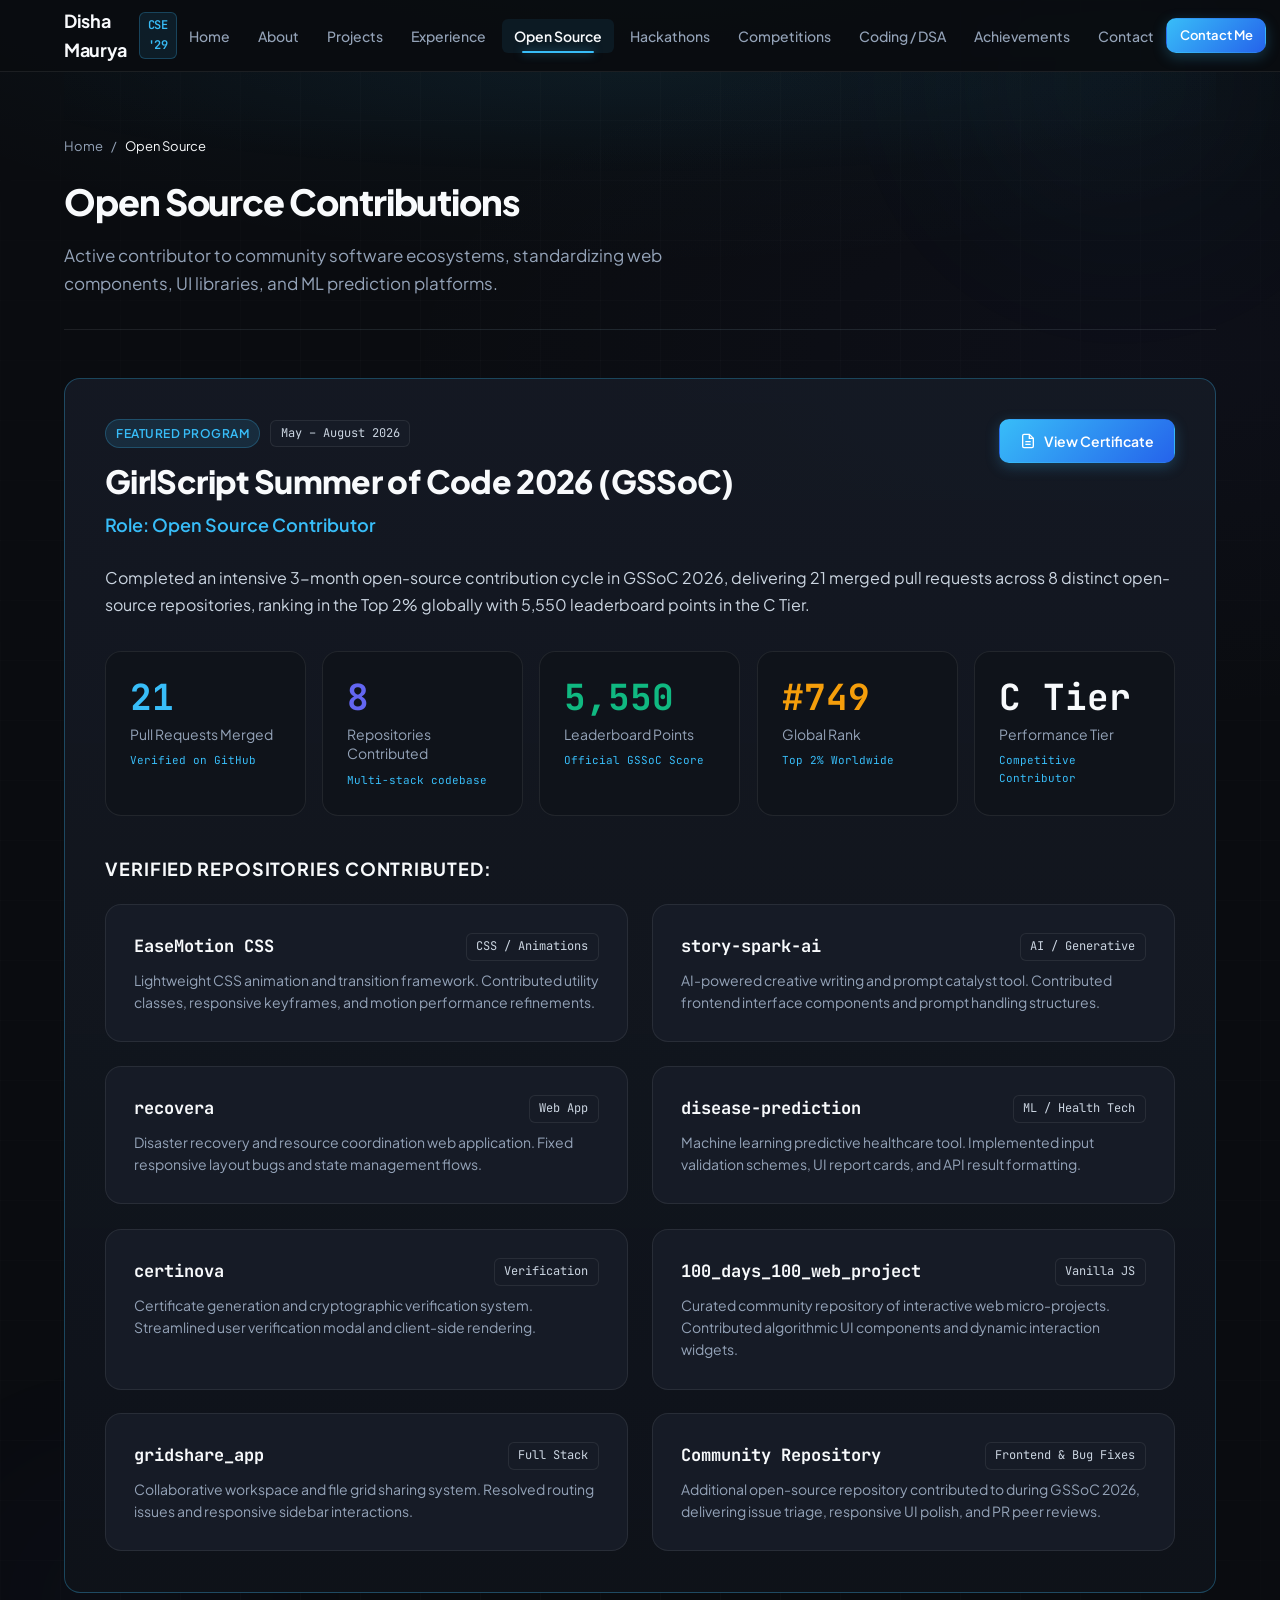
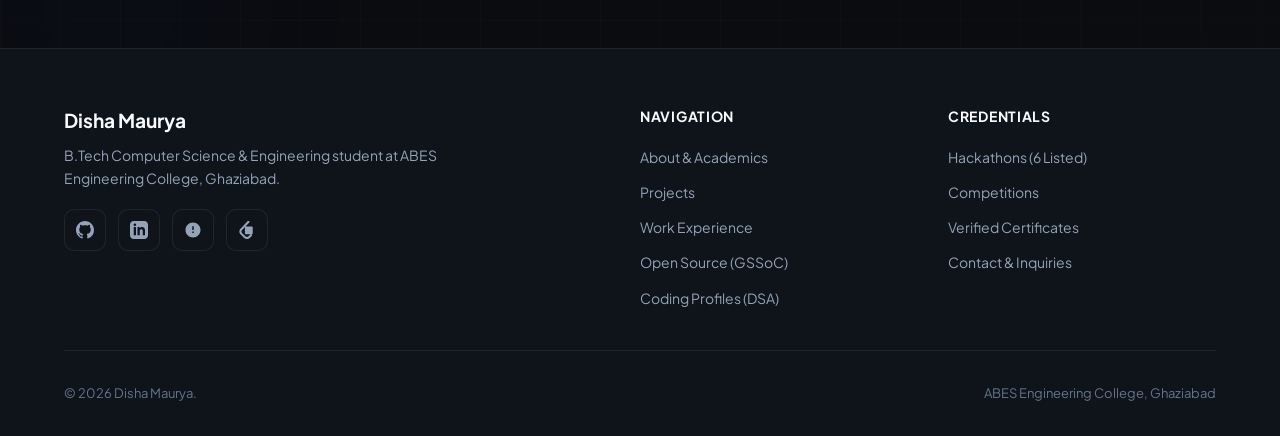
<file: opensource.html>
<!DOCTYPE html>
<html lang="en">
<head>
  <meta charset="UTF-8">
  <meta name="viewport" content="width=device-width, initial-scale=1.0">
  <meta name="description" content="Open Source Contributions by Disha Maurya - GirlScript Summer of Code (GSSoC 2026) Contributor, 21 merged PRs across 8 repositories.">
  <title>Open Source | Disha Maurya</title>
  <link rel="stylesheet" href="css/style.css">
  <link rel="stylesheet" href="css/animations.css">
  <link rel="icon" type="image/svg+xml" href="data:image/svg+xml,<svg xmlns='http://www.w3.org/2000/svg' viewBox='0 0 24 24' fill='%2338bdf8'><path d='M12 2L2 7l10 5 10-5-10-5zM2 17l10 5 10-5M2 12l10 5 10-5'/></svg>">
</head>
<body>

  <!-- Site Navigation -->
  <header class="site-header">
    <div class="container nav-container">
      <a href="index.html" class="brand-logo">
        <span>Disha Maurya</span>
        <span class="brand-badge">CSE '29</span>
      </a>

      <nav aria-label="Main Navigation">
        <ul class="nav-links">
          <li><a href="index.html" class="nav-link">Home</a></li>
          <li><a href="about.html" class="nav-link">About</a></li>
          <li><a href="projects.html" class="nav-link">Projects</a></li>
          <li><a href="experience.html" class="nav-link">Experience</a></li>
          <li><a href="opensource.html" class="nav-link active">Open Source</a></li>
          <li><a href="hackathons.html" class="nav-link">Hackathons</a></li>
          <li><a href="competitions.html" class="nav-link">Competitions</a></li>
          <li><a href="coding.html" class="nav-link">Coding / DSA</a></li>
          <li><a href="achievements.html" class="nav-link">Achievements</a></li>
          <li><a href="contact.html" class="nav-link">Contact</a></li>
        </ul>
      </nav>

      <div class="nav-actions">
        <a href="contact.html" class="btn btn-primary btn-sm">Contact Me</a>
        <button class="mobile-toggle" aria-label="Toggle navigation menu" aria-expanded="false">
          <svg width="22" height="22" viewBox="0 0 24 24" fill="none" stroke="currentColor" stroke-width="2" stroke-linecap="round" stroke-linejoin="round">
            <line x1="3" y1="12" x2="21" y2="12"></line>
            <line x1="3" y1="6" x2="21" y2="6"></line>
            <line x1="3" y1="18" x2="21" y2="18"></line>
          </svg>
        </button>
      </div>
    </div>
  </header>

  <!-- Mobile Navigation Drawer -->
  <div class="mobile-backdrop"></div>
  <aside class="mobile-drawer">
    <div style="display: flex; justify-content: space-between; align-items: center; margin-bottom: 1.5rem; padding-bottom: 0.75rem; border-bottom: 1px solid var(--border-subtle);">
      <span style="font-weight: 700; font-size: 1rem;">Menu</span>
      <span class="brand-badge">ABESEC</span>
    </div>
    <a href="index.html" class="nav-link">Home</a>
    <a href="about.html" class="nav-link">About</a>
    <a href="projects.html" class="nav-link">Projects</a>
    <a href="experience.html" class="nav-link">Experience</a>
    <a href="opensource.html" class="nav-link active">Open Source</a>
    <a href="hackathons.html" class="nav-link">Hackathons</a>
    <a href="competitions.html" class="nav-link">Competitions</a>
    <a href="coding.html" class="nav-link">Coding / DSA</a>
    <a href="achievements.html" class="nav-link">Achievements</a>
    <a href="contact.html" class="nav-link">Contact</a>
  </aside>

  <!-- Main Content -->
  <main class="container">
    <div class="page-header">
      <div class="breadcrumb">
        <a href="index.html">Home</a>
        <span>/</span>
        <span style="color: var(--text-primary);">Open Source</span>
      </div>
      <h1 class="page-title">Open Source Contributions</h1>
      <p class="page-subtitle">
        Active contributor to community software ecosystems, standardizing web components, UI libraries, and ML prediction platforms.
      </p>
    </div>

    <!-- GSSoC 2026 Dedicated Showcase -->
    <div class="card" style="border-color: rgba(56, 189, 248, 0.3); padding: 2.5rem; margin-bottom: 3.5rem; background: linear-gradient(180deg, rgba(22, 27, 38, 0.85) 0%, rgba(15, 19, 26, 0.95) 100%);">
      <div style="display: flex; justify-content: space-between; align-items: flex-start; gap: 1rem; flex-wrap: wrap; margin-bottom: 1.5rem;">
        <div>
          <div style="display: flex; align-items: center; gap: 0.6rem; margin-bottom: 0.5rem; flex-wrap: wrap;">
            <span class="badge badge-cyan">Featured Program</span>
            <span class="pill-tag mono">May – August 2026</span>
          </div>
          <h2 style="font-size: 2rem; font-weight: 800; letter-spacing: -0.02em;">GirlScript Summer of Code 2026 (GSSoC)</h2>
          <div style="font-size: 1.125rem; font-weight: 600; color: var(--accent-cyan); margin-top: 0.25rem;">
            Role: Open Source Contributor
          </div>
        </div>

        <div>
          <a href="assets/achievements/GSSoC_Certificate.pdf" target="_blank" rel="noopener noreferrer" class="btn btn-primary">
            <svg width="16" height="16" viewBox="0 0 24 24" fill="none" stroke="currentColor" stroke-width="2"><path d="M14 2H6a2 2 0 0 0-2 2v16a2 2 0 0 0 2 2h12a2 2 0 0 0 2-2V8z"></path><polyline points="14 2 14 8 20 8"></polyline><line x1="16" y1="13" x2="8" y2="13"></line><line x1="16" y1="17" x2="8" y2="17"></line></svg>
            View Certificate
          </a>
        </div>
      </div>

      <p style="color: var(--text-secondary); line-height: 1.7; font-size: 1rem; margin-bottom: 2rem;">
        Completed an intensive 3-month open-source contribution cycle in GSSoC 2026, delivering 21 merged pull requests across 8 distinct open-source repositories, ranking in the Top 2% globally with 5,550 leaderboard points in the C Tier.
      </p>

      <!-- Verified Metric Badges -->
      <div class="stats-grid" style="margin: 0 0 2.5rem;">
        <div class="stat-card">
          <div class="stat-number" style="color: var(--accent-cyan);">21</div>
          <div class="stat-label">Pull Requests Merged</div>
          <span class="stat-tag">Verified on GitHub</span>
        </div>

        <div class="stat-card">
          <div class="stat-number" style="color: var(--accent-indigo);">8</div>
          <div class="stat-label">Repositories Contributed</div>
          <span class="stat-tag">Multi-stack codebase</span>
        </div>

        <div class="stat-card">
          <div class="stat-number" style="color: var(--accent-emerald);">5,550</div>
          <div class="stat-label">Leaderboard Points</div>
          <span class="stat-tag">Official GSSoC Score</span>
        </div>

        <div class="stat-card">
          <div class="stat-number" style="color: var(--accent-amber);">#749</div>
          <div class="stat-label">Global Rank</div>
          <span class="stat-tag">Top 2% Worldwide</span>
        </div>

        <div class="stat-card">
          <div class="stat-number" style="color: var(--text-primary);">C Tier</div>
          <div class="stat-label">Performance Tier</div>
          <span class="stat-tag">Competitive Contributor</span>
        </div>
      </div>

      <!-- Repositories Contributed To -->
      <h3 style="font-size: 1.125rem; font-weight: 700; margin-bottom: 1.25rem; text-transform: uppercase; letter-spacing: 0.05em;">
        Verified Repositories Contributed:
      </h3>

      <div class="grid-2">
        <!-- 1. EaseMotion CSS -->
        <div class="card" style="background: var(--bg-tertiary);">
          <div style="display: flex; justify-content: space-between; align-items: center; margin-bottom: 0.5rem;">
            <h4 class="mono" style="font-size: 1.0625rem; font-weight: 700; color: var(--text-primary);">EaseMotion CSS</h4>
            <span class="pill-tag">CSS / Animations</span>
          </div>
          <p style="font-size: 0.875rem; color: var(--text-muted); line-height: 1.6;">
            Lightweight CSS animation and transition framework. Contributed utility classes, responsive keyframes, and motion performance refinements.
          </p>
        </div>

        <!-- 2. story-spark-ai -->
        <div class="card" style="background: var(--bg-tertiary);">
          <div style="display: flex; justify-content: space-between; align-items: center; margin-bottom: 0.5rem;">
            <h4 class="mono" style="font-size: 1.0625rem; font-weight: 700; color: var(--text-primary);">story-spark-ai</h4>
            <span class="pill-tag">AI / Generative</span>
          </div>
          <p style="font-size: 0.875rem; color: var(--text-muted); line-height: 1.6;">
            AI-powered creative writing and prompt catalyst tool. Contributed frontend interface components and prompt handling structures.
          </p>
        </div>

        <!-- 3. recovera -->
        <div class="card" style="background: var(--bg-tertiary);">
          <div style="display: flex; justify-content: space-between; align-items: center; margin-bottom: 0.5rem;">
            <h4 class="mono" style="font-size: 1.0625rem; font-weight: 700; color: var(--text-primary);">recovera</h4>
            <span class="pill-tag">Web App</span>
          </div>
          <p style="font-size: 0.875rem; color: var(--text-muted); line-height: 1.6;">
            Disaster recovery and resource coordination web application. Fixed responsive layout bugs and state management flows.
          </p>
        </div>

        <!-- 4. disease-prediction -->
        <div class="card" style="background: var(--bg-tertiary);">
          <div style="display: flex; justify-content: space-between; align-items: center; margin-bottom: 0.5rem;">
            <h4 class="mono" style="font-size: 1.0625rem; font-weight: 700; color: var(--text-primary);">disease-prediction</h4>
            <span class="pill-tag">ML / Health Tech</span>
          </div>
          <p style="font-size: 0.875rem; color: var(--text-muted); line-height: 1.6;">
            Machine learning predictive healthcare tool. Implemented input validation schemes, UI report cards, and API result formatting.
          </p>
        </div>

        <!-- 5. certinova -->
        <div class="card" style="background: var(--bg-tertiary);">
          <div style="display: flex; justify-content: space-between; align-items: center; margin-bottom: 0.5rem;">
            <h4 class="mono" style="font-size: 1.0625rem; font-weight: 700; color: var(--text-primary);">certinova</h4>
            <span class="pill-tag">Verification</span>
          </div>
          <p style="font-size: 0.875rem; color: var(--text-muted); line-height: 1.6;">
            Certificate generation and cryptographic verification system. Streamlined user verification modal and client-side rendering.
          </p>
        </div>

        <!-- 6. 100_days_100_web_project -->
        <div class="card" style="background: var(--bg-tertiary);">
          <div style="display: flex; justify-content: space-between; align-items: center; margin-bottom: 0.5rem;">
            <h4 class="mono" style="font-size: 1.0625rem; font-weight: 700; color: var(--text-primary);">100_days_100_web_project</h4>
            <span class="pill-tag">Vanilla JS</span>
          </div>
          <p style="font-size: 0.875rem; color: var(--text-muted); line-height: 1.6;">
            Curated community repository of interactive web micro-projects. Contributed algorithmic UI components and dynamic interaction widgets.
          </p>
        </div>

        <!-- 7. gridshare_app -->
        <div class="card" style="background: var(--bg-tertiary);">
          <div style="display: flex; justify-content: space-between; align-items: center; margin-bottom: 0.5rem;">
            <h4 class="mono" style="font-size: 1.0625rem; font-weight: 700; color: var(--text-primary);">gridshare_app</h4>
            <span class="pill-tag">Full Stack</span>
          </div>
          <p style="font-size: 0.875rem; color: var(--text-muted); line-height: 1.6;">
            Collaborative workspace and file grid sharing system. Resolved routing issues and responsive sidebar interactions.
          </p>
        </div>

        <!-- 8. Additional Contributed Repo -->
        <div class="card" style="background: var(--bg-tertiary);">
          <div style="display: flex; justify-content: space-between; align-items: center; margin-bottom: 0.5rem;">
            <h4 class="mono" style="font-size: 1.0625rem; font-weight: 700; color: var(--text-primary);">Community Repository</h4>
            <span class="pill-tag">Frontend & Bug Fixes</span>
          </div>
          <p style="font-size: 0.875rem; color: var(--text-muted); line-height: 1.6;">
            Additional open-source repository contributed to during GSSoC 2026, delivering issue triage, responsive UI polish, and PR peer reviews.
          </p>
        </div>
      </div>
    </div>
  </main>

  <!-- Site Footer -->
  <footer class="site-footer">
    <div class="container">
      <div class="footer-grid">
        <div class="footer-col">
          <div style="font-weight: 700; font-size: 1.2rem; margin-bottom: 0.5rem;">Disha Maurya</div>
          <p style="color: var(--text-muted); font-size: 0.875rem; max-width: 380px; line-height: 1.6; margin-bottom: 1.25rem;">
            B.Tech Computer Science & Engineering student at ABES Engineering College, Ghaziabad.
          </p>
          <div class="social-links">
            <a href="https://github.com/dishamaurya081-create" target="_blank" rel="noopener noreferrer" class="social-link" aria-label="GitHub"><svg viewBox="0 0 24 24" fill="currentColor"><path d="M12 0C5.37 0 0 5.37 0 12c0 5.31 3.435 9.795 8.205 11.385.6.105.825-.255.825-.57 0-.285-.015-1.23-.015-2.235-3.015.555-3.795-.735-4.035-1.41-.135-.345-.72-1.41-1.23-1.695-.42-.225-1.02-.78-.015-.795.945-.015 1.62.87 1.845 1.23 1.08 1.815 2.805 1.305 3.495.99.105-.78.42-1.305.765-1.605-2.67-.3-5.46-1.335-5.46-5.925 0-1.305.465-2.385 1.23-3.225-.12-.3-.54-1.53.12-3.18 0 0 1.005-.315 3.3 1.23.96-.27 1.98-.405 3-.405s2.04.135 3 .405c2.295-1.56 3.3-1.23 3.3-1.23.66 1.65.24 2.88.12 3.18.765.84 1.23 1.905 1.23 3.225 0 4.605-2.805 5.625-5.475 5.925.435.375.81 1.095.81 2.22 0 1.605-.015 2.895-.015 3.3 0 .315.225.69.825.57A12.02 12.02 0 0024 12c0-6.63-5.37-12-12-12z"/></svg></a>
            <a href="https://www.linkedin.com/in/disha-maurya-9996413b5/" target="_blank" rel="noopener noreferrer" class="social-link" aria-label="LinkedIn"><svg viewBox="0 0 24 24" fill="currentColor"><path d="M19 0h-14c-2.761 0-5 2.239-5 5v14c0 2.761 2.239 5 5 5h14c2.762 0 5-2.239 5-5v-14c0-2.761-2.238-5-5-5zm-11 19h-3v-11h3v11zm-1.5-12.268c-.966 0-1.75-.79-1.75-1.764s.784-1.764 1.75-1.764 1.75.79 1.75 1.764-.783 1.764-1.75 1.764zm13.5 12.268h-3v-5.604c0-3.368-4-3.113-4 0v5.604h-3v-11h3v1.765c1.396-2.586 7-2.777 7 2.476v6.759z"/></svg></a>
            <a href="https://www.codechef.com/users/disha081" target="_blank" rel="noopener noreferrer" class="social-link" aria-label="CodeChef"><svg viewBox="0 0 24 24" fill="currentColor"><path d="M12 2C6.48 2 2 6.48 2 12s4.48 10 10 10 10-4.48 10-10S17.52 2 12 2zm1 14h-2v-2h2v2zm0-4h-2V7h2v5z"/></svg></a>
            <a href="https://leetcode.com/u/disha081/" target="_blank" rel="noopener noreferrer" class="social-link" aria-label="LeetCode"><svg viewBox="0 0 24 24" fill="currentColor"><path d="M13.483 0a1.374 1.374 0 0 0-.961.438L7.116 6.226l-3.854 4.126a5.266 5.266 0 0 0-1.209 2.104 5.35 5.35 0 0 0-.125.513 5.527 5.527 0 0 0 .062 2.362 5.83 5.83 0 0 0 .349 1.017 5.938 5.938 0 0 0 1.271 1.818l4.277 4.193.039.038c2.248 2.165 5.852 2.133 8.063-.074l2.396-2.392c.54-.54.54-1.414.003-1.955a1.378 1.378 0 0 0-1.951-.003l-2.396 2.392a3.021 3.021 0 0 1-4.205.038l-.02-.019-4.276-4.193c-.652-.64-.972-1.469-.948-2.263a2.68 2.68 0 0 1 .666-1.607 2.6 2.6 0 0 1 .616-.499l3.8-4.069 5.36-5.748c.535-.541.535-1.418-.002-1.959A1.37 1.37 0 0 0 13.483 0zm-2.88 7.286c-.766 0-1.388.622-1.388 1.388v7.652c0 .766.622 1.388 1.388 1.388h7.652c.766 0 1.388-.622 1.388-1.388V8.674c0-.766-.622-1.388-1.388-1.388z"/></svg></a>
          </div>
        </div>

        <div class="footer-col">
          <h4>Navigation</h4>
          <ul class="footer-links">
            <li><a href="about.html" class="footer-link">About & Academics</a></li>
            <li><a href="projects.html" class="footer-link">Projects</a></li>
            <li><a href="experience.html" class="footer-link">Work Experience</a></li>
            <li><a href="opensource.html" class="footer-link">Open Source (GSSoC)</a></li>
            <li><a href="coding.html" class="footer-link">Coding Profiles (DSA)</a></li>
          </ul>
        </div>

        <div class="footer-col">
          <h4>Credentials</h4>
          <ul class="footer-links">
            <li><a href="hackathons.html" class="footer-link">Hackathons (6 Listed)</a></li>
            <li><a href="competitions.html" class="footer-link">Competitions</a></li>
            <li><a href="achievements.html" class="footer-link">Verified Certificates</a></li>
            <li><a href="contact.html" class="footer-link">Contact & Inquiries</a></li>
          </ul>
        </div>
      </div>

      <div class="footer-bottom">
        <div>&copy; 2026 Disha Maurya.</div>
        <div>ABES Engineering College, Ghaziabad</div>
      </div>
    </div>
  </footer>

  <script src="js/main.js"></script>
  <script src="js/animations.js"></script>
</body>
</html>
</file>
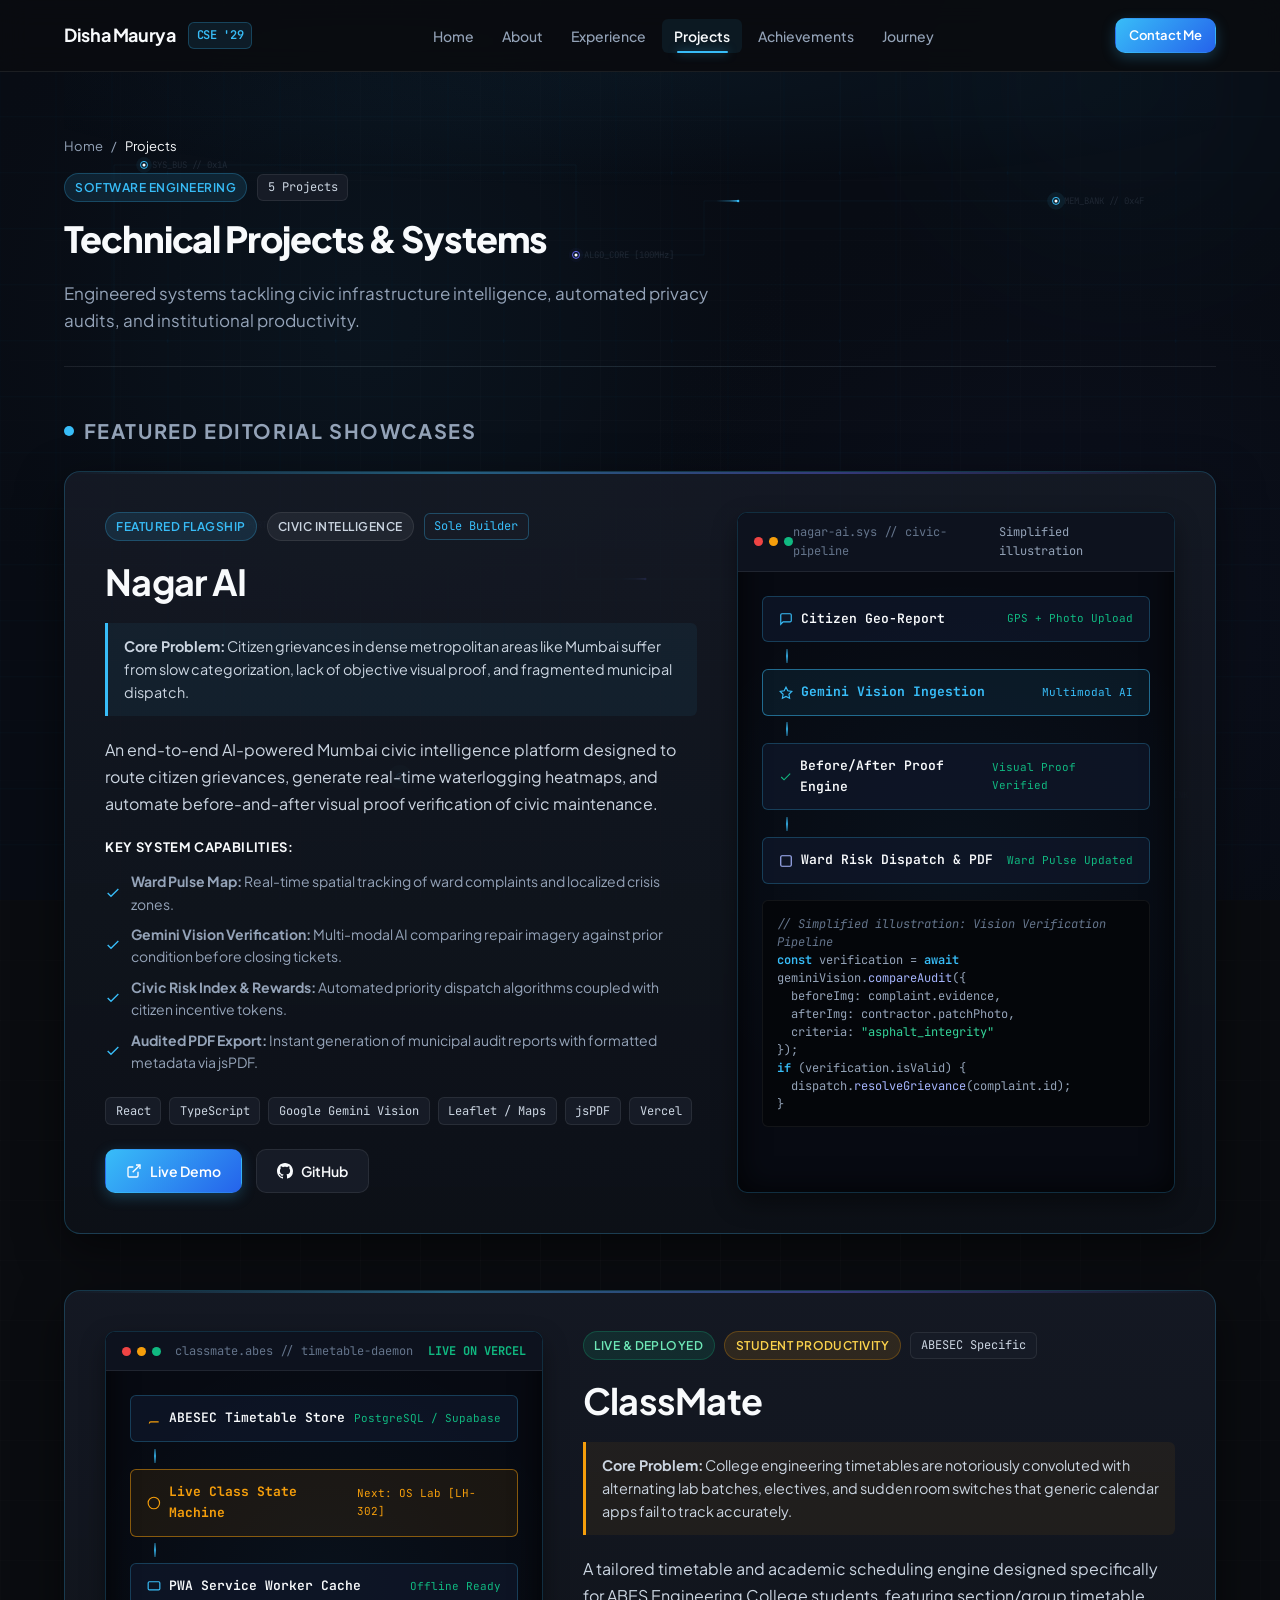
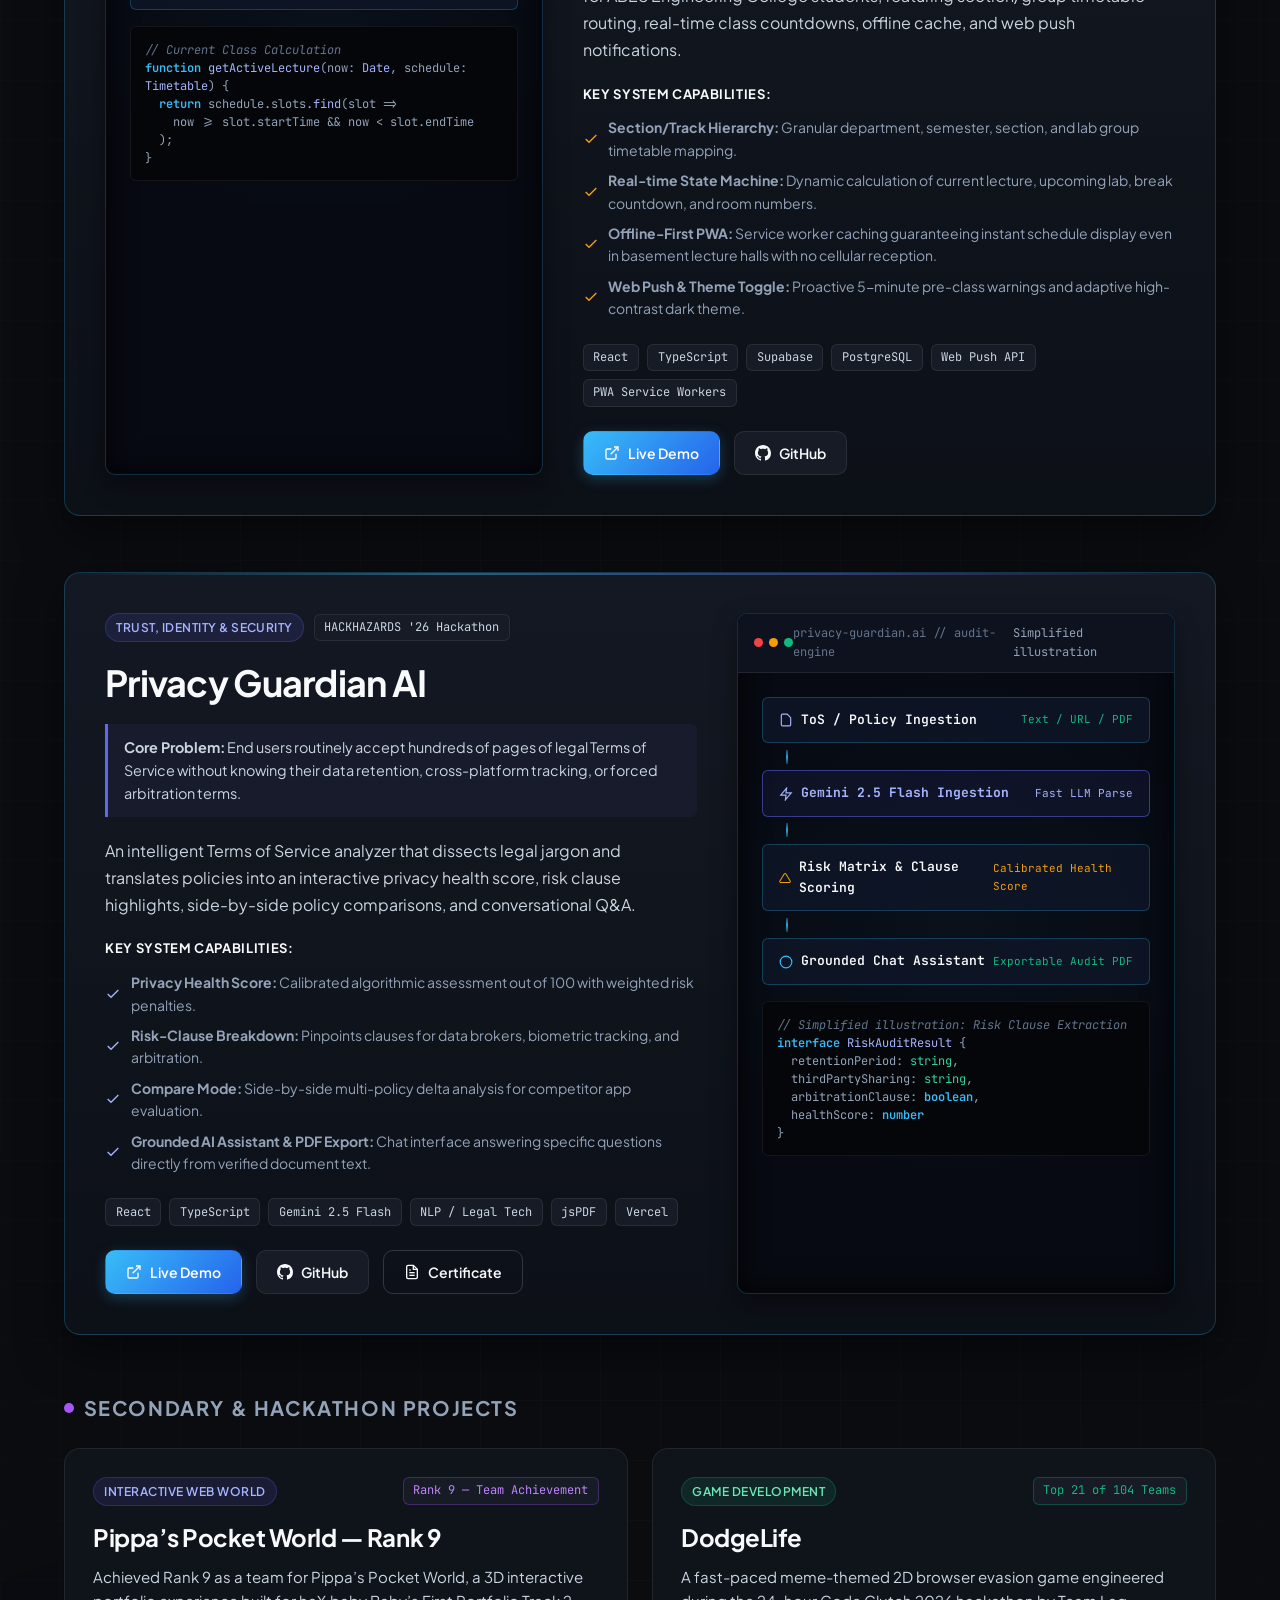
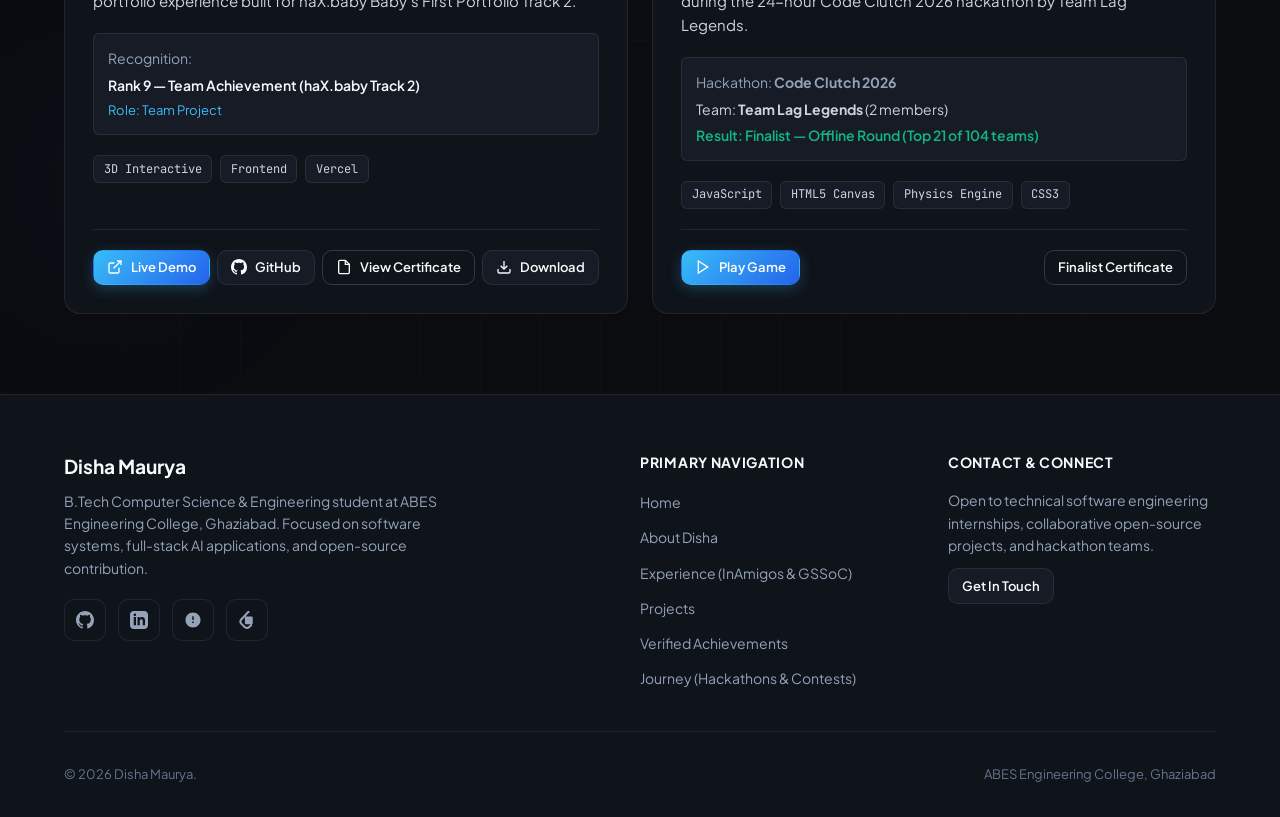
<file: projects.html>
<!DOCTYPE html>
<html lang="en">
<head>
  <meta charset="UTF-8">
  <meta name="viewport" content="width=device-width, initial-scale=1.0">
  <meta name="description" content="Projects by Disha Maurya - Large editorial showcases for Nagar AI, ClassMate, Privacy Guardian AI, Pippa's Pocket World, and DodgeLife.">
  <title>Projects | Disha Maurya</title>
  <link rel="stylesheet" href="css/style.css">
  <link rel="stylesheet" href="css/animations.css">
  <link rel="icon" type="image/svg+xml" href="data:image/svg+xml,<svg xmlns='http://www.w3.org/2000/svg' viewBox='0 0 24 24' fill='%2338bdf8'><path d='M12 2L2 7l10 5 10-5-10-5zM2 17l10 5 10-5M2 12l10 5 10-5'/></svg>">
</head>
<body>

  <!-- Background CSE Canvas -->
  <canvas id="cseNetworkCanvas" aria-hidden="true" style="position: fixed; top: 0; left: 0; width: 100vw; height: 100vh; z-index: -2; pointer-events: none; display: block;"></canvas>

  <!-- Site Navigation (5 Primary Pages) -->
  <header class="site-header">
    <div class="container nav-container">
      <a href="index.html" class="brand-logo" aria-label="Disha Maurya Home">
        <span>Disha Maurya</span>
        <span class="brand-badge">CSE '29</span>
      </a>

      <nav aria-label="Main Navigation">
        <ul class="nav-links">
          <li><a href="index.html" class="nav-link">Home</a></li>
          <li><a href="about.html" class="nav-link">About</a></li>
          <li><a href="experience.html" class="nav-link">Experience</a></li>
          <li><a href="projects.html" class="nav-link active">Projects</a></li>
          <li><a href="achievements.html" class="nav-link">Achievements</a></li>
          <li><a href="journey.html" class="nav-link">Journey</a></li>
        </ul>
      </nav>

      <div class="nav-actions">
        <a href="contact.html" class="btn btn-primary btn-sm">Contact Me</a>
        <button class="mobile-toggle" aria-label="Toggle navigation menu" aria-expanded="false">
          <svg width="22" height="22" viewBox="0 0 24 24" fill="none" stroke="currentColor" stroke-width="2" stroke-linecap="round" stroke-linejoin="round">
            <line x1="3" y1="12" x2="21" y2="12"></line>
            <line x1="3" y1="6" x2="21" y2="6"></line>
            <line x1="3" y1="18" x2="21" y2="18"></line>
          </svg>
        </button>
      </div>
    </div>
  </header>

  <!-- Mobile Navigation Drawer -->
  <div class="mobile-backdrop"></div>
  <aside class="mobile-drawer">
    <div style="display: flex; justify-content: space-between; align-items: center; margin-bottom: 1.5rem; padding-bottom: 0.75rem; border-bottom: 1px solid var(--border-subtle);">
      <span style="font-weight: 700; font-size: 1rem;">Navigation</span>
      <span class="brand-badge">ABESEC</span>
    </div>
    <a href="index.html" class="nav-link">Home</a>
    <a href="about.html" class="nav-link">About</a>
    <a href="experience.html" class="nav-link">Experience</a>
    <a href="projects.html" class="nav-link active">Projects</a>
    <a href="achievements.html" class="nav-link">Achievements</a>
    <a href="journey.html" class="nav-link">Journey</a>
    <div style="margin-top: 1.5rem; padding-top: 1rem; border-top: 1px solid var(--border-subtle);">
      <a href="contact.html" class="btn btn-primary btn-sm" style="width: 100%; text-align: center;">Contact Me</a>
    </div>
  </aside>

  <!-- Main Content -->
  <main class="container">
    <div class="page-header reveal">
      <div class="breadcrumb">
        <a href="index.html">Home</a>
        <span>/</span>
        <span style="color: var(--text-primary);">Projects</span>
      </div>
      <div style="display: flex; align-items: center; gap: 0.6rem; margin-bottom: 0.5rem;">
        <span class="badge badge-cyan">Software Engineering</span>
        <span class="pill-tag mono">5 Projects</span>
      </div>
      <h1 class="page-title">Technical Projects & Systems</h1>
      <p class="page-subtitle">
        Engineered systems tackling civic infrastructure intelligence, automated privacy audits, and institutional productivity.
      </p>
    </div>

    <!-- =====================================================================
         SECTION 1: FEATURED PROJECTS (Large Editorial Showcases)
         ===================================================================== -->
    <div style="margin-bottom: 2rem;">
      <h2 style="font-size: 1.25rem; font-weight: 700; color: var(--text-muted); text-transform: uppercase; letter-spacing: 0.08em; margin-bottom: 1.5rem; display: flex; align-items: center; gap: 0.6rem;">
        <span style="width: 10px; height: 10px; border-radius: 50%; background: var(--accent-cyan);"></span>
        Featured Editorial Showcases
      </h2>

      <!-- EDITORIAL SHOWCASE 1: NAGAR AI -->
      <article class="editorial-project reveal">
        <!-- Spec Column -->
        <div style="display: flex; flex-direction: column; justify-content: space-between;">
          <div>
            <div style="display: flex; align-items: center; gap: 0.6rem; margin-bottom: 0.75rem; flex-wrap: wrap;">
              <span class="badge badge-cyan">Featured Flagship</span>
              <span class="badge badge-neutral">Civic Intelligence</span>
              <span class="pill-tag mono" style="color: var(--accent-cyan); border-color: rgba(56, 189, 248, 0.3);">Sole Builder</span>
            </div>
            
            <h3 class="project-title" style="font-size: 2.25rem; margin-bottom: 0.75rem; letter-spacing: -0.02em;">
              Nagar AI
            </h3>

            <div style="background: rgba(56, 189, 248, 0.06); border-left: 3px solid var(--accent-cyan); padding: 0.75rem 1rem; border-radius: 0 var(--radius-sm) var(--radius-sm) 0; margin-bottom: 1.25rem; font-size: 0.9rem; color: var(--text-secondary);">
              <strong>Core Problem:</strong> Citizen grievances in dense metropolitan areas like Mumbai suffer from slow categorization, lack of objective visual proof, and fragmented municipal dispatch.
            </div>

            <p class="project-desc" style="margin-bottom: 1.25rem;">
              An end-to-end AI-powered Mumbai civic intelligence platform designed to route citizen grievances, generate real-time waterlogging heatmaps, and automate before-and-after visual proof verification of civic maintenance.
            </p>

            <div style="margin-bottom: 0.75rem; font-size: 0.8125rem; font-weight: 700; color: var(--text-primary); text-transform: uppercase; letter-spacing: 0.05em;">
              Key System Capabilities:
            </div>
            <ul class="feature-list" style="grid-template-columns: 1fr; gap: 0.5rem; margin-bottom: 1.5rem;">
              <li class="feature-item">
                <svg viewBox="0 0 24 24" fill="none" stroke="currentColor" stroke-width="2"><polyline points="20 6 9 17 4 12"></polyline></svg>
                <span><strong>Ward Pulse Map:</strong> Real-time spatial tracking of ward complaints and localized crisis zones.</span>
              </li>
              <li class="feature-item">
                <svg viewBox="0 0 24 24" fill="none" stroke="currentColor" stroke-width="2"><polyline points="20 6 9 17 4 12"></polyline></svg>
                <span><strong>Gemini Vision Verification:</strong> Multi-modal AI comparing repair imagery against prior condition before closing tickets.</span>
              </li>
              <li class="feature-item">
                <svg viewBox="0 0 24 24" fill="none" stroke="currentColor" stroke-width="2"><polyline points="20 6 9 17 4 12"></polyline></svg>
                <span><strong>Civic Risk Index & Rewards:</strong> Automated priority dispatch algorithms coupled with citizen incentive tokens.</span>
              </li>
              <li class="feature-item">
                <svg viewBox="0 0 24 24" fill="none" stroke="currentColor" stroke-width="2"><polyline points="20 6 9 17 4 12"></polyline></svg>
                <span><strong>Audited PDF Export:</strong> Instant generation of municipal audit reports with formatted metadata via jsPDF.</span>
              </li>
            </ul>

            <div class="tech-tags" style="margin-bottom: 1.5rem;">
              <span class="pill-tag">React</span>
              <span class="pill-tag">TypeScript</span>
              <span class="pill-tag">Google Gemini Vision</span>
              <span class="pill-tag">Leaflet / Maps</span>
              <span class="pill-tag">jsPDF</span>
              <span class="pill-tag">Vercel</span>
            </div>
          </div>

          <div class="project-actions">
            <a href="https://nagar-ai-dusky.vercel.app/" target="_blank" rel="noopener noreferrer" class="btn btn-primary">
              <svg width="16" height="16" viewBox="0 0 24 24" fill="none" stroke="currentColor" stroke-width="2"><path d="M18 13v6a2 2 0 0 1-2 2H5a2 2 0 0 1-2-2V8a2 2 0 0 1 2-2h6"></path><polyline points="15 3 21 3 21 9"></polyline><line x1="10" y1="14" x2="21" y2="3"></line></svg>
              Live Demo
            </a>
            <a href="https://github.com/dishamaurya081-create/NagarAI.git" target="_blank" rel="noopener noreferrer" class="btn btn-secondary">
              <svg width="16" height="16" viewBox="0 0 24 24" fill="currentColor"><path d="M12 0C5.37 0 0 5.37 0 12c0 5.31 3.435 9.795 8.205 11.385.6.105.825-.255.825-.57 0-.285-.015-1.23-.015-2.235-3.015.555-3.795-.735-4.035-1.41-.135-.345-.72-1.41-1.23-1.695-.42-.225-1.02-.78-.015-.795.945-.015 1.62.87 1.845 1.23 1.08 1.815 2.805 1.305 3.495.99.105-.78.42-1.305.765-1.605-2.67-.3-5.46-1.335-5.46-5.925 0-1.305.465-2.385 1.23-3.225-.12-.3-.54-1.53.12-3.18 0 0 1.005-.315 3.3 1.23.96-.27 1.98-.405 3-.405s2.04.135 3 .405c2.295-1.56 3.3-1.23 3.3-1.23.66 1.65.24 2.88.12 3.18.765.84 1.23 1.905 1.23 3.225 0 4.605-2.805 5.625-5.475 5.925.435.375.81 1.095.81 2.22 0 1.605-.015 2.895-.015 3.3 0 .315.225.69.825.57A12.02 12.02 0 0024 12c0-6.63-5.37-12-12-12z"/></svg>
              GitHub
            </a>
          </div>
        </div>

        <!-- Visual Architecture Schematic Column -->
        <div class="project-schematic">
          <div class="schematic-topbar">
            <div class="window-dots">
              <span class="dot-red"></span>
              <span class="dot-yellow"></span>
              <span class="dot-green"></span>
            </div>
            <span>nagar-ai.sys // civic-pipeline</span>
            <span style="color: var(--text-muted); font-size: 0.75rem;">Simplified illustration</span>
          </div>

          <div class="schematic-body">
            <!-- Node 1: Citizen Input -->
            <div class="schematic-node">
              <div class="schematic-node-title">
                <svg width="14" height="14" viewBox="0 0 24 24" fill="none" stroke="currentColor" stroke-width="2" style="color: var(--accent-cyan);"><path d="M21 15a2 2 0 0 1-2 2H7l-4 4V5a2 2 0 0 1 2-2h14a2 2 0 0 1 2 2z"/></svg>
                <span>Citizen Geo-Report</span>
              </div>
              <span class="schematic-node-status">GPS + Photo Upload</span>
            </div>
            <div class="schematic-connector"></div>

            <!-- Node 2: Gemini Vision Engine -->
            <div class="schematic-node" style="border-color: rgba(56, 189, 248, 0.5); background: rgba(56, 189, 248, 0.08);">
              <div class="schematic-node-title">
                <svg width="14" height="14" viewBox="0 0 24 24" fill="none" stroke="currentColor" stroke-width="2" style="color: var(--accent-cyan);"><polygon points="12 2 15.09 8.26 22 9.27 17 14.14 18.18 21.02 12 17.77 5.82 21.02 7 14.14 2 9.27 8.91 8.26 12 2"/></svg>
                <span style="color: var(--accent-cyan); font-weight: 700;">Gemini Vision Ingestion</span>
              </div>
              <span class="schematic-node-status" style="color: var(--accent-cyan);">Multimodal AI</span>
            </div>
            <div class="schematic-connector"></div>

            <!-- Node 3: Verification Logic -->
            <div class="schematic-node">
              <div class="schematic-node-title">
                <svg width="14" height="14" viewBox="0 0 24 24" fill="none" stroke="currentColor" stroke-width="2" style="color: #10b981;"><polyline points="20 6 9 17 4 12"/></svg>
                <span>Before/After Proof Engine</span>
              </div>
              <span class="schematic-node-status">Visual Proof Verified</span>
            </div>
            <div class="schematic-connector"></div>

            <!-- Node 4: Municipal Dispatch & Heatmap -->
            <div class="schematic-node">
              <div class="schematic-node-title">
                <svg width="14" height="14" viewBox="0 0 24 24" fill="none" stroke="currentColor" stroke-width="2" style="color: #a5b4fc;"><rect x="3" y="3" width="18" height="18" rx="2" ry="2"/></svg>
                <span>Ward Risk Dispatch & PDF</span>
              </div>
              <span class="schematic-node-status">Ward Pulse Updated</span>
            </div>

            <!-- Micro Code Stream -->
            <div class="schematic-code" style="margin-top: 1rem;">
              <div><span class="comment">// Simplified illustration: Vision Verification Pipeline</span></div>
              <div><span class="keyword">const</span> verification = <span class="keyword">await</span> geminiVision.<span class="function">compareAudit</span>({</div>
              <div>&nbsp;&nbsp;beforeImg: complaint.evidence,</div>
              <div>&nbsp;&nbsp;afterImg: contractor.patchPhoto,</div>
              <div>&nbsp;&nbsp;criteria: <span class="string">"asphalt_integrity"</span></div>
              <div>});</div>
              <div><span class="keyword">if</span> (verification.isValid) {</div>
              <div>&nbsp;&nbsp;dispatch.<span class="function">resolveGrievance</span>(complaint.id);</div>
              <div>}</div>
            </div>
          </div>
        </div>
      </article>

      <!-- EDITORIAL SHOWCASE 2: CLASSMATE -->
      <article class="editorial-project reverse reveal">
        <!-- Visual Architecture Schematic Column -->
        <div class="project-schematic">
          <div class="schematic-topbar">
            <div class="window-dots">
              <span class="dot-red"></span>
              <span class="dot-yellow"></span>
              <span class="dot-green"></span>
            </div>
            <span>classmate.abes // timetable-daemon</span>
            <span style="color: var(--accent-emerald); font-weight: 700;">LIVE ON VERCEL</span>
          </div>

          <div class="schematic-body">
            <!-- Node 1: Schema -->
            <div class="schematic-node">
              <div class="schematic-node-title">
                <svg width="14" height="14" viewBox="0 0 24 24" fill="none" stroke="currentColor" stroke-width="2" style="color: var(--accent-amber);"><path d="M4 19.5A2.5 2.5 0 0 1 6.5 17H20"/></svg>
                <span>ABESEC Timetable Store</span>
              </div>
              <span class="schematic-node-status">PostgreSQL / Supabase</span>
            </div>
            <div class="schematic-connector"></div>

            <!-- Node 2: Dynamic Schedule State -->
            <div class="schematic-node" style="border-color: rgba(245, 158, 11, 0.5); background: rgba(245, 158, 11, 0.08);">
              <div class="schematic-node-title">
                <svg width="14" height="14" viewBox="0 0 24 24" fill="none" stroke="currentColor" stroke-width="2" style="color: var(--accent-amber);"><circle cx="12" cy="12" r="10"/></svg>
                <span style="color: var(--accent-amber); font-weight: 700;">Live Class State Machine</span>
              </div>
              <span class="schematic-node-status" style="color: var(--accent-amber);">Next: OS Lab [LH-302]</span>
            </div>
            <div class="schematic-connector"></div>

            <!-- Node 3: Service Worker -->
            <div class="schematic-node">
              <div class="schematic-node-title">
                <svg width="14" height="14" viewBox="0 0 24 24" fill="none" stroke="currentColor" stroke-width="2" style="color: #38bdf8;"><rect x="2" y="3" width="20" height="14" rx="2" ry="2"/></svg>
                <span>PWA Service Worker Cache</span>
              </div>
              <span class="schematic-node-status">Offline Ready</span>
            </div>

            <!-- Micro Code Stream -->
            <div class="schematic-code" style="margin-top: 1rem;">
              <div><span class="comment">// Current Class Calculation</span></div>
              <div><span class="keyword">function</span> <span class="function">getActiveLecture</span>(now: <span class="function">Date</span>, schedule: <span class="function">Timetable</span>) {</div>
              <div>&nbsp;&nbsp;<span class="keyword">return</span> schedule.slots.<span class="function">find</span>(slot =&gt; </div>
              <div>&nbsp;&nbsp;&nbsp;&nbsp;now &gt;= slot.startTime &amp;&amp; now &lt; slot.endTime</div>
              <div>&nbsp;&nbsp;);</div>
              <div>}</div>
            </div>
          </div>
        </div>

        <!-- Spec Column -->
        <div style="display: flex; flex-direction: column; justify-content: space-between;">
          <div>
            <div style="display: flex; align-items: center; gap: 0.6rem; margin-bottom: 0.75rem; flex-wrap: wrap;">
              <span class="badge badge-emerald">Live &amp; Deployed</span>
              <span class="badge badge-amber">Student Productivity</span>
              <span class="pill-tag mono">ABESEC Specific</span>
            </div>

            <h3 class="project-title" style="font-size: 2.25rem; margin-bottom: 0.75rem; letter-spacing: -0.02em;">
              ClassMate
            </h3>

            <div style="background: rgba(245, 158, 11, 0.06); border-left: 3px solid var(--accent-amber); padding: 0.75rem 1rem; border-radius: 0 var(--radius-sm) var(--radius-sm) 0; margin-bottom: 1.25rem; font-size: 0.9rem; color: var(--text-secondary);">
              <strong>Core Problem:</strong> College engineering timetables are notoriously convoluted with alternating lab batches, electives, and sudden room switches that generic calendar apps fail to track accurately.
            </div>

            <p class="project-desc" style="margin-bottom: 1.25rem;">
              A tailored timetable and academic scheduling engine designed specifically for ABES Engineering College students, featuring section/group timetable routing, real-time class countdowns, offline cache, and web push notifications.
            </p>

            <div style="margin-bottom: 0.75rem; font-size: 0.8125rem; font-weight: 700; color: var(--text-primary); text-transform: uppercase; letter-spacing: 0.05em;">
              Key System Capabilities:
            </div>
            <ul class="feature-list" style="grid-template-columns: 1fr; gap: 0.5rem; margin-bottom: 1.5rem;">
              <li class="feature-item">
                <svg viewBox="0 0 24 24" fill="none" stroke="currentColor" stroke-width="2" style="color: var(--accent-amber);"><polyline points="20 6 9 17 4 12"></polyline></svg>
                <span><strong>Section/Track Hierarchy:</strong> Granular department, semester, section, and lab group timetable mapping.</span>
              </li>
              <li class="feature-item">
                <svg viewBox="0 0 24 24" fill="none" stroke="currentColor" stroke-width="2" style="color: var(--accent-amber);"><polyline points="20 6 9 17 4 12"></polyline></svg>
                <span><strong>Real-time State Machine:</strong> Dynamic calculation of current lecture, upcoming lab, break countdown, and room numbers.</span>
              </li>
              <li class="feature-item">
                <svg viewBox="0 0 24 24" fill="none" stroke="currentColor" stroke-width="2" style="color: var(--accent-amber);"><polyline points="20 6 9 17 4 12"></polyline></svg>
                <span><strong>Offline-First PWA:</strong> Service worker caching guaranteeing instant schedule display even in basement lecture halls with no cellular reception.</span>
              </li>
              <li class="feature-item">
                <svg viewBox="0 0 24 24" fill="none" stroke="currentColor" stroke-width="2" style="color: var(--accent-amber);"><polyline points="20 6 9 17 4 12"></polyline></svg>
                <span><strong>Web Push &amp; Theme Toggle:</strong> Proactive 5-minute pre-class warnings and adaptive high-contrast dark theme.</span>
              </li>
            </ul>

            <div class="tech-tags" style="margin-bottom: 1.5rem;">
              <span class="pill-tag">React</span>
              <span class="pill-tag">TypeScript</span>
              <span class="pill-tag">Supabase</span>
              <span class="pill-tag">PostgreSQL</span>
              <span class="pill-tag">Web Push API</span>
              <span class="pill-tag">PWA Service Workers</span>
            </div>
          </div>

          <div class="project-actions">
            <a href="https://class-mate-theta.vercel.app/" target="_blank" rel="noopener noreferrer" class="btn btn-primary">
              <svg width="16" height="16" viewBox="0 0 24 24" fill="none" stroke="currentColor" stroke-width="2"><path d="M18 13v6a2 2 0 0 1-2 2H5a2 2 0 0 1-2-2V8a2 2 0 0 1 2-2h6"></path><polyline points="15 3 21 3 21 9"></polyline><line x1="10" y1="14" x2="21" y2="3"></line></svg>
              Live Demo
            </a>
            <a href="https://github.com/dishamaurya081-create/ClassMate.git" target="_blank" rel="noopener noreferrer" class="btn btn-secondary">
              <svg width="16" height="16" viewBox="0 0 24 24" fill="currentColor"><path d="M12 0C5.37 0 0 5.37 0 12c0 5.31 3.435 9.795 8.205 11.385.6.105.825-.255.825-.57 0-.285-.015-1.23-.015-2.235-3.015.555-3.795-.735-4.035-1.41-.135-.345-.72-1.41-1.23-1.695-.42-.225-1.02-.78-.015-.795.945-.015 1.62.87 1.845 1.23 1.08 1.815 2.805 1.305 3.495.99.105-.78.42-1.305.765-1.605-2.67-.3-5.46-1.335-5.46-5.925 0-1.305.465-2.385 1.23-3.225-.12-.3-.54-1.53.12-3.18 0 0 1.005-.315 3.3 1.23.96-.27 1.98-.405 3-.405s2.04.135 3 .405c2.295-1.56 3.3-1.23 3.3-1.23.66 1.65.24 2.88.12 3.18.765.84 1.23 1.905 1.23 3.225 0 4.605-2.805 5.625-5.475 5.925.435.375.81 1.095.81 2.22 0 1.605-.015 2.895-.015 3.3 0 .315.225.69.825.57A12.02 12.02 0 0024 12c0-6.63-5.37-12-12-12z"/></svg>
              GitHub
            </a>
          </div>
        </div>
      </article>

      <!-- EDITORIAL SHOWCASE 3: PRIVACY GUARDIAN AI -->
      <article class="editorial-project reveal">
        <!-- Spec Column -->
        <div style="display: flex; flex-direction: column; justify-content: space-between;">
          <div>
            <div style="display: flex; align-items: center; gap: 0.6rem; margin-bottom: 0.75rem; flex-wrap: wrap;">
              <span class="badge badge-indigo">Trust, Identity &amp; Security</span>
              <span class="pill-tag mono">HACKHAZARDS '26 Hackathon</span>
            </div>

            <h3 class="project-title" style="font-size: 2.25rem; margin-bottom: 0.75rem; letter-spacing: -0.02em;">
              Privacy Guardian AI
            </h3>

            <div style="background: rgba(99, 102, 241, 0.06); border-left: 3px solid var(--accent-indigo); padding: 0.75rem 1rem; border-radius: 0 var(--radius-sm) var(--radius-sm) 0; margin-bottom: 1.25rem; font-size: 0.9rem; color: var(--text-secondary);">
              <strong>Core Problem:</strong> End users routinely accept hundreds of pages of legal Terms of Service without knowing their data retention, cross-platform tracking, or forced arbitration terms.
            </div>

            <p class="project-desc" style="margin-bottom: 1.25rem;">
              An intelligent Terms of Service analyzer that dissects legal jargon and translates policies into an interactive privacy health score, risk clause highlights, side-by-side policy comparisons, and conversational Q&amp;A.
            </p>

            <div style="margin-bottom: 0.75rem; font-size: 0.8125rem; font-weight: 700; color: var(--text-primary); text-transform: uppercase; letter-spacing: 0.05em;">
              Key System Capabilities:
            </div>
            <ul class="feature-list" style="grid-template-columns: 1fr; gap: 0.5rem; margin-bottom: 1.5rem;">
              <li class="feature-item">
                <svg viewBox="0 0 24 24" fill="none" stroke="currentColor" stroke-width="2" style="color: #a5b4fc;"><polyline points="20 6 9 17 4 12"></polyline></svg>
                <span><strong>Privacy Health Score:</strong> Calibrated algorithmic assessment out of 100 with weighted risk penalties.</span>
              </li>
              <li class="feature-item">
                <svg viewBox="0 0 24 24" fill="none" stroke="currentColor" stroke-width="2" style="color: #a5b4fc;"><polyline points="20 6 9 17 4 12"></polyline></svg>
                <span><strong>Risk-Clause Breakdown:</strong> Pinpoints clauses for data brokers, biometric tracking, and arbitration.</span>
              </li>
              <li class="feature-item">
                <svg viewBox="0 0 24 24" fill="none" stroke="currentColor" stroke-width="2" style="color: #a5b4fc;"><polyline points="20 6 9 17 4 12"></polyline></svg>
                <span><strong>Compare Mode:</strong> Side-by-side multi-policy delta analysis for competitor app evaluation.</span>
              </li>
              <li class="feature-item">
                <svg viewBox="0 0 24 24" fill="none" stroke="currentColor" stroke-width="2" style="color: #a5b4fc;"><polyline points="20 6 9 17 4 12"></polyline></svg>
                <span><strong>Grounded AI Assistant &amp; PDF Export:</strong> Chat interface answering specific questions directly from verified document text.</span>
              </li>
            </ul>

            <div class="tech-tags" style="margin-bottom: 1.5rem;">
              <span class="pill-tag">React</span>
              <span class="pill-tag">TypeScript</span>
              <span class="pill-tag">Gemini 2.5 Flash</span>
              <span class="pill-tag">NLP / Legal Tech</span>
              <span class="pill-tag">jsPDF</span>
              <span class="pill-tag">Vercel</span>
            </div>
          </div>

          <div class="project-actions">
            <a href="https://privacy-guardian-ai.vercel.app/" target="_blank" rel="noopener noreferrer" class="btn btn-primary">
              <svg width="16" height="16" viewBox="0 0 24 24" fill="none" stroke="currentColor" stroke-width="2"><path d="M18 13v6a2 2 0 0 1-2 2H5a2 2 0 0 1-2-2V8a2 2 0 0 1 2-2h6"></path><polyline points="15 3 21 3 21 9"></polyline><line x1="10" y1="14" x2="21" y2="3"></line></svg>
              Live Demo
            </a>
            <a href="https://github.com/dishamaurya081-create/Privacy-Guardian-AI" target="_blank" rel="noopener noreferrer" class="btn btn-secondary">
              <svg width="16" height="16" viewBox="0 0 24 24" fill="currentColor"><path d="M12 0C5.37 0 0 5.37 0 12c0 5.31 3.435 9.795 8.205 11.385.6.105.825-.255.825-.57 0-.285-.015-1.23-.015-2.235-3.015.555-3.795-.735-4.035-1.41-.135-.345-.72-1.41-1.23-1.695-.42-.225-1.02-.78-.015-.795.945-.015 1.62.87 1.845 1.23 1.08 1.815 2.805 1.305 3.495.99.105-.78.42-1.305.765-1.605-2.67-.3-5.46-1.335-5.46-5.925 0-1.305.465-2.385 1.23-3.225-.12-.3-.54-1.53.12-3.18 0 0 1.005-.315 3.3 1.23.96-.27 1.98-.405 3-.405s2.04.135 3 .405c2.295-1.56 3.3-1.23 3.3-1.23.66 1.65.24 2.88.12 3.18.765.84 1.23 1.905 1.23 3.225 0 4.605-2.805 5.625-5.475 5.925.435.375.81 1.095.81 2.22 0 1.605-.015 2.895-.015 3.3 0 .315.225.69.825.57A12.02 12.02 0 0024 12c0-6.63-5.37-12-12-12z"/></svg>
              GitHub
            </a>
            <a href="assets/hackathons/HACKHAZARDS.pdf" target="_blank" rel="noopener noreferrer" class="btn btn-outline">
              <svg width="16" height="16" viewBox="0 0 24 24" fill="none" stroke="currentColor" stroke-width="2"><path d="M14 2H6a2 2 0 0 0-2 2v16a2 2 0 0 0 2 2h12a2 2 0 0 0 2-2V8z"></path><polyline points="14 2 14 8 20 8"></polyline><line x1="16" y1="13" x2="8" y2="13"></line><line x1="16" y1="17" x2="8" y2="17"></line><polyline points="10 9 9 9 8 9"></polyline></svg>
              Certificate
            </a>
          </div>
        </div>

        <!-- Visual Architecture Schematic Column -->
        <div class="project-schematic">
          <div class="schematic-topbar">
            <div class="window-dots">
              <span class="dot-red"></span>
              <span class="dot-yellow"></span>
              <span class="dot-green"></span>
            </div>
            <span>privacy-guardian.ai // audit-engine</span>
            <span style="color: var(--text-muted); font-size: 0.75rem;">Simplified illustration</span>
          </div>

          <div class="schematic-body">
            <!-- Node 1: Ingestion -->
            <div class="schematic-node">
              <div class="schematic-node-title">
                <svg width="14" height="14" viewBox="0 0 24 24" fill="none" stroke="currentColor" stroke-width="2" style="color: #a5b4fc;"><path d="M14 2H6a2 2 0 0 0-2 2v16a2 2 0 0 0 2 2h12a2 2 0 0 0 2-2V8z"/></svg>
                <span>ToS / Policy Ingestion</span>
              </div>
              <span class="schematic-node-status">Text / URL / PDF</span>
            </div>
            <div class="schematic-connector"></div>

            <!-- Node 2: Gemini 2.5 Flash Breakdown -->
            <div class="schematic-node" style="border-color: rgba(99, 102, 241, 0.5); background: rgba(99, 102, 241, 0.08);">
              <div class="schematic-node-title">
                <svg width="14" height="14" viewBox="0 0 24 24" fill="none" stroke="currentColor" stroke-width="2" style="color: #a5b4fc;"><polygon points="13 2 3 14 12 14 11 22 21 10 12 10 13 2"/></svg>
                <span style="color: #a5b4fc; font-weight: 700;">Gemini 2.5 Flash Ingestion</span>
              </div>
              <span class="schematic-node-status" style="color: #a5b4fc;">Fast LLM Parse</span>
            </div>
            <div class="schematic-connector"></div>

            <!-- Node 3: Health Score & Risk Matrix -->
            <div class="schematic-node">
              <div class="schematic-node-title">
                <svg width="14" height="14" viewBox="0 0 24 24" fill="none" stroke="currentColor" stroke-width="2" style="color: #f59e0b;"><path d="M10.29 3.86L1.82 18a2 2 0 0 0 1.71 3h16.94a2 2 0 0 0 1.71-3L13.71 3.86a2 2 0 0 0-3.42 0z"/></svg>
                <span>Risk Matrix &amp; Clause Scoring</span>
              </div>
              <span class="schematic-node-status" style="color: #f59e0b;">Calibrated Health Score</span>
            </div>
            <div class="schematic-connector"></div>

            <!-- Node 4: Compare Mode & Assistant -->
            <div class="schematic-node">
              <div class="schematic-node-title">
                <svg width="14" height="14" viewBox="0 0 24 24" fill="none" stroke="currentColor" stroke-width="2" style="color: #38bdf8;"><circle cx="12" cy="12" r="10"/></svg>
                <span>Grounded Chat Assistant</span>
              </div>
              <span class="schematic-node-status">Exportable Audit PDF</span>
            </div>

            <!-- Micro Code Stream -->
            <div class="schematic-code" style="margin-top: 1rem;">
              <div><span class="comment">// Simplified illustration: Risk Clause Extraction</span></div>
              <div><span class="keyword">interface</span> <span class="function">RiskAuditResult</span> {</div>
              <div>&nbsp;&nbsp;retentionPeriod: <span class="string">string</span>,</div>
              <div>&nbsp;&nbsp;thirdPartySharing: <span class="string">string</span>,</div>
              <div>&nbsp;&nbsp;arbitrationClause: <span class="keyword">boolean</span>,</div>
              <div>&nbsp;&nbsp;healthScore: <span class="keyword">number</span></div>
              <div>}</div>
            </div>
          </div>
        </div>
      </article>
    </div>

    <!-- =====================================================================
         SECTION 2: SECONDARY VERIFIED PROJECTS
         ===================================================================== -->
    <div style="margin-bottom: 5rem;">
      <h2 style="font-size: 1.25rem; font-weight: 700; color: var(--text-muted); text-transform: uppercase; letter-spacing: 0.08em; margin-bottom: 1.5rem; display: flex; align-items: center; gap: 0.6rem;">
        <span style="width: 10px; height: 10px; border-radius: 50%; background: #a855f7;"></span>
        Secondary & Hackathon Projects
      </h2>

      <div class="grid-2">
        <!-- PROJECT 4: PIPPA'S POCKET WORLD -->
        <div class="project-card reveal">
          <div style="display: flex; justify-content: space-between; align-items: flex-start; margin-bottom: 0.75rem;">
            <span class="badge badge-indigo">Interactive Web World</span>
            <span class="pill-tag mono" style="color: #c084fc; border-color: rgba(168, 85, 247, 0.3);">Rank 9 — Team Achievement</span>
          </div>

          <h3 class="project-title" style="margin-bottom: 0.5rem; font-size: 1.5rem;">Pippa’s Pocket World — Rank 9</h3>
          
          <p style="font-size: 0.9375rem; color: var(--text-secondary); line-height: 1.6; margin-bottom: 1.25rem;">
            Achieved Rank 9 as a team for Pippa’s Pocket World, a 3D interactive portfolio experience built for haX.baby Baby’s First Portfolio Track 2.
          </p>

          <div style="background: var(--bg-tertiary); padding: 0.85rem; border-radius: var(--radius-sm); border: 1px solid var(--border-subtle); margin-bottom: 1.25rem; font-size: 0.875rem;">
            <div style="color: var(--text-muted); margin-bottom: 0.25rem;">Recognition:</div>
            <div style="font-weight: 600; color: var(--text-primary);">Rank 9 — Team Achievement (haX.baby Track 2)</div>
            <div style="font-size: 0.8125rem; color: var(--accent-cyan); margin-top: 0.25rem;">Role: Team Project</div>
          </div>

          <div class="tech-tags" style="margin-bottom: 1.25rem;">
            <span class="pill-tag">3D Interactive</span>
            <span class="pill-tag">Frontend</span>
            <span class="pill-tag">Vercel</span>
          </div>

          <div class="project-footer">
            <a href="https://pippaspocketworld.vercel.app/" target="_blank" rel="noopener noreferrer" class="btn btn-primary btn-sm">
              <svg width="14" height="14" viewBox="0 0 24 24" fill="none" stroke="currentColor" stroke-width="2"><path d="M18 13v6a2 2 0 0 1-2 2H5a2 2 0 0 1-2-2V8a2 2 0 0 1 2-2h6"></path><polyline points="15 3 21 3 21 9"></polyline><line x1="10" y1="14" x2="21" y2="3"></line></svg>
              Live Demo
            </a>
            <a href="https://github.com/dishamaurya081-create/Pippa-s-Pocket-World.git" target="_blank" rel="noopener noreferrer" class="btn btn-secondary btn-sm">
              <svg width="14" height="14" viewBox="0 0 24 24" fill="currentColor"><path d="M12 0C5.37 0 0 5.37 0 12c0 5.31 3.435 9.795 8.205 11.385.6.105.825-.255.825-.57 0-.285-.015-1.23-.015-2.235-3.015.555-3.795-.735-4.035-1.41-.135-.345-.72-1.41-1.23-1.695-.42-.225-1.02-.78-.015-.795.945-.015 1.62.87 1.845 1.23 1.08 1.815 2.805 1.305 3.495.99.105-.78.42-1.305.765-1.605-2.67-.3-5.46-1.335-5.46-5.925 0-1.305.465-2.385 1.23-3.225-.12-.3-.54-1.53.12-3.18 0 0 1.005-.315 3.3 1.23.96-.27 1.98-.405 3-.405s2.04.135 3 .405c2.295-1.56 3.3-1.23 3.3-1.23.66 1.65.24 2.88.12 3.18.765.84 1.23 1.905 1.23 3.225 0 4.605-2.805 5.625-5.475 5.925.435.375.81 1.095.81 2.22 0 1.605-.015 2.895-.015 3.3 0 .315.225.69.825.57A12.02 12.02 0 0024 12c0-6.63-5.37-12-12-12z"/></svg>
              GitHub
            </a>
            <a href="assets/achievements/Pippas_Pocket_World_Rank_9_Certificate.pdf" target="_blank" rel="noopener noreferrer" class="btn btn-outline btn-sm">
              <svg width="14" height="14" viewBox="0 0 24 24" fill="none" stroke="currentColor" stroke-width="2"><path d="M14 2H6a2 2 0 0 0-2 2v16a2 2 0 0 0 2 2h12a2 2 0 0 0 2-2V8z"></path><polyline points="14 2 14 8 20 8"></polyline></svg>
              View Certificate
            </a>
            <a href="assets/achievements/Pippas_Pocket_World_Rank_9_Certificate.pdf" download="Pippas_Pocket_World_Rank_9_Certificate.pdf" target="_blank" rel="noopener noreferrer" class="btn btn-secondary btn-sm" title="Download Certificate PDF">
              <svg width="14" height="14" viewBox="0 0 24 24" fill="none" stroke="currentColor" stroke-width="2"><path d="M21 15v4a2 2 0 0 1-2 2H5a2 2 0 0 1-2-2v-4"></path><polyline points="7 10 12 15 17 10"></polyline><line x1="12" y1="15" x2="12" y2="3"></line></svg>
              Download
            </a>
          </div>
        </div>

        <!-- PROJECT 5: DODGELIFE -->
        <div class="project-card reveal">
          <div style="display: flex; justify-content: space-between; align-items: flex-start; margin-bottom: 0.75rem;">
            <span class="badge badge-emerald">Game Development</span>
            <span class="pill-tag mono" style="color: var(--accent-emerald); border-color: rgba(16, 185, 129, 0.3);">Top 21 of 104 Teams</span>
          </div>

          <h3 class="project-title" style="margin-bottom: 0.5rem; font-size: 1.5rem;">DodgeLife</h3>
          
          <p style="font-size: 0.9375rem; color: var(--text-secondary); line-height: 1.6; margin-bottom: 1.25rem;">
            A fast-paced meme-themed 2D browser evasion game engineered during the 24-hour Code Clutch 2026 hackathon by Team Lag Legends.
          </p>

          <div style="background: var(--bg-tertiary); padding: 0.85rem; border-radius: var(--radius-sm); border: 1px solid var(--border-subtle); margin-bottom: 1.25rem; font-size: 0.875rem;">
            <div style="color: var(--text-muted); margin-bottom: 0.25rem;">Hackathon: <strong>Code Clutch 2026</strong></div>
            <div style="color: var(--text-secondary);">Team: <strong>Team Lag Legends</strong> (2 members)</div>
            <div style="color: var(--accent-emerald); font-weight: 600; margin-top: 0.25rem;">Result: Finalist — Offline Round (Top 21 of 104 teams)</div>
          </div>

          <div class="tech-tags" style="margin-bottom: 1.25rem;">
            <span class="pill-tag">JavaScript</span>
            <span class="pill-tag">HTML5 Canvas</span>
            <span class="pill-tag">Physics Engine</span>
            <span class="pill-tag">CSS3</span>
          </div>

          <div class="project-footer">
            <a href="https://dishamaurya081-create.github.io/2D-Game/" target="_blank" rel="noopener noreferrer" class="btn btn-primary btn-sm">
              <svg width="14" height="14" viewBox="0 0 24 24" fill="none" stroke="currentColor" stroke-width="2"><polygon points="5 3 19 12 5 21 5 3"></polygon></svg>
              Play Game
            </a>
            <a href="assets/achievements/CodeClutch_Certificate.pdf" target="_blank" rel="noopener noreferrer" class="btn btn-outline btn-sm">
              Finalist Certificate
            </a>
          </div>
        </div>
      </div>
    </div>
  </main>

  <!-- Site Footer -->
  <footer class="site-footer">
    <div class="container">
      <div class="footer-grid">
        <div class="footer-col">
          <div style="font-weight: 700; font-size: 1.2rem; margin-bottom: 0.5rem;">Disha Maurya</div>
          <p style="color: var(--text-muted); font-size: 0.875rem; max-width: 380px; line-height: 1.6; margin-bottom: 1.25rem;">
            B.Tech Computer Science &amp; Engineering student at ABES Engineering College, Ghaziabad. Focused on software systems, full-stack AI applications, and open-source contribution.
          </p>
          <div class="social-links">
            <a href="https://github.com/dishamaurya081-create" target="_blank" rel="noopener noreferrer" class="social-link" aria-label="GitHub"><svg viewBox="0 0 24 24" fill="currentColor"><path d="M12 0C5.37 0 0 5.37 0 12c0 5.31 3.435 9.795 8.205 11.385.6.105.825-.255.825-.57 0-.285-.015-1.23-.015-2.235-3.015.555-3.795-.735-4.035-1.41-.135-.345-.72-1.41-1.23-1.695-.42-.225-1.02-.78-.015-.795.945-.015 1.62.87 1.845 1.23 1.08 1.815 2.805 1.305 3.495.99.105-.78.42-1.305.765-1.605-2.67-.3-5.46-1.335-5.46-5.925 0-1.305.465-2.385 1.23-3.225-.12-.3-.54-1.53.12-3.18 0 0 1.005-.315 3.3 1.23.96-.27 1.98-.405 3-.405s2.04.135 3 .405c2.295-1.56 3.3-1.23 3.3-1.23.66 1.65.24 2.88.12 3.18.765.84 1.23 1.905 1.23 3.225 0 4.605-2.805 5.625-5.475 5.925.435.375.81 1.095.81 2.22 0 1.605-.015 2.895-.015 3.3 0 .315.225.69.825.57A12.02 12.02 0 0024 12c0-6.63-5.37-12-12-12z"/></svg></a>
            <a href="https://www.linkedin.com/in/disha-maurya-9996413b5/" target="_blank" rel="noopener noreferrer" class="social-link" aria-label="LinkedIn"><svg viewBox="0 0 24 24" fill="currentColor"><path d="M19 0h-14c-2.761 0-5 2.239-5 5v14c0 2.761 2.239 5 5 5h14c2.762 0 5-2.239 5-5v-14c0-2.761-2.238-5-5-5zm-11 19h-3v-11h3v11zm-1.5-12.268c-.966 0-1.75-.79-1.75-1.764s.784-1.764 1.75-1.764 1.75.79 1.75 1.764-.783 1.764-1.75 1.764zm13.5 12.268h-3v-5.604c0-3.368-4-3.113-4 0v5.604h-3v-11h3v1.765c1.396-2.586 7-2.777 7 2.476v6.759z"/></svg></a>
            <a href="https://www.codechef.com/users/disha081" target="_blank" rel="noopener noreferrer" class="social-link" aria-label="CodeChef"><svg viewBox="0 0 24 24" fill="currentColor"><path d="M12 2C6.48 2 2 6.48 2 12s4.48 10 10 10 10-4.48 10-10S17.52 2 12 2zm1 14h-2v-2h2v2zm0-4h-2V7h2v5z"/></svg></a>
            <a href="https://leetcode.com/u/disha081/" target="_blank" rel="noopener noreferrer" class="social-link" aria-label="LeetCode"><svg viewBox="0 0 24 24" fill="currentColor"><path d="M13.483 0a1.374 1.374 0 0 0-.961.438L7.116 6.226l-3.854 4.126a5.266 5.266 0 0 0-1.209 2.104 5.35 5.35 0 0 0-.125.513 5.527 5.527 0 0 0 .062 2.362 5.83 5.83 0 0 0 .349 1.017 5.938 5.938 0 0 0 1.271 1.818l4.277 4.193.039.038c2.248 2.165 5.852 2.133 8.063-.074l2.396-2.392c.54-.54.54-1.414.003-1.955a1.378 1.378 0 0 0-1.951-.003l-2.396 2.392a3.021 3.021 0 0 1-4.205.038l-.02-.019-4.276-4.193c-.652-.64-.972-1.469-.948-2.263a2.68 2.68 0 0 1 .666-1.607 2.6 2.6 0 0 1 .616-.499l3.8-4.069 5.36-5.748c.535-.541.535-1.418-.002-1.959A1.37 1.37 0 0 0 13.483 0zm-2.88 7.286c-.766 0-1.388.622-1.388 1.388v7.652c0 .766.622 1.388 1.388 1.388h7.652c.766 0 1.388-.622 1.388-1.388V8.674c0-.766-.622-1.388-1.388-1.388z"/></svg></a>
          </div>
        </div>

        <div class="footer-col">
          <h4>Primary Navigation</h4>
          <ul class="footer-links">
            <li><a href="index.html" class="footer-link">Home</a></li>
            <li><a href="about.html" class="footer-link">About Disha</a></li>
            <li><a href="experience.html" class="footer-link">Experience (InAmigos &amp; GSSoC)</a></li>
            <li><a href="projects.html" class="footer-link">Projects</a></li>
            <li><a href="achievements.html" class="footer-link">Verified Achievements</a></li>
            <li><a href="journey.html" class="footer-link">Journey (Hackathons &amp; Contests)</a></li>
          </ul>
        </div>

        <div class="footer-col">
          <h4>Contact &amp; Connect</h4>
          <p style="font-size: 0.875rem; color: var(--text-muted); line-height: 1.6; margin-bottom: 0.75rem;">
            Open to technical software engineering internships, collaborative open-source projects, and hackathon teams.
          </p>
          <a href="contact.html" class="btn btn-secondary btn-sm">Get In Touch</a>
        </div>
      </div>

      <div class="footer-bottom">
        <div>&copy; 2026 Disha Maurya.</div>
        <div>ABES Engineering College, Ghaziabad</div>
      </div>
    </div>
  </footer>

  <script src="js/main.js"></script>
  <script src="js/animations.js"></script>
  <script src="js/cse-background.js"></script>
</body>
</html>
</file>
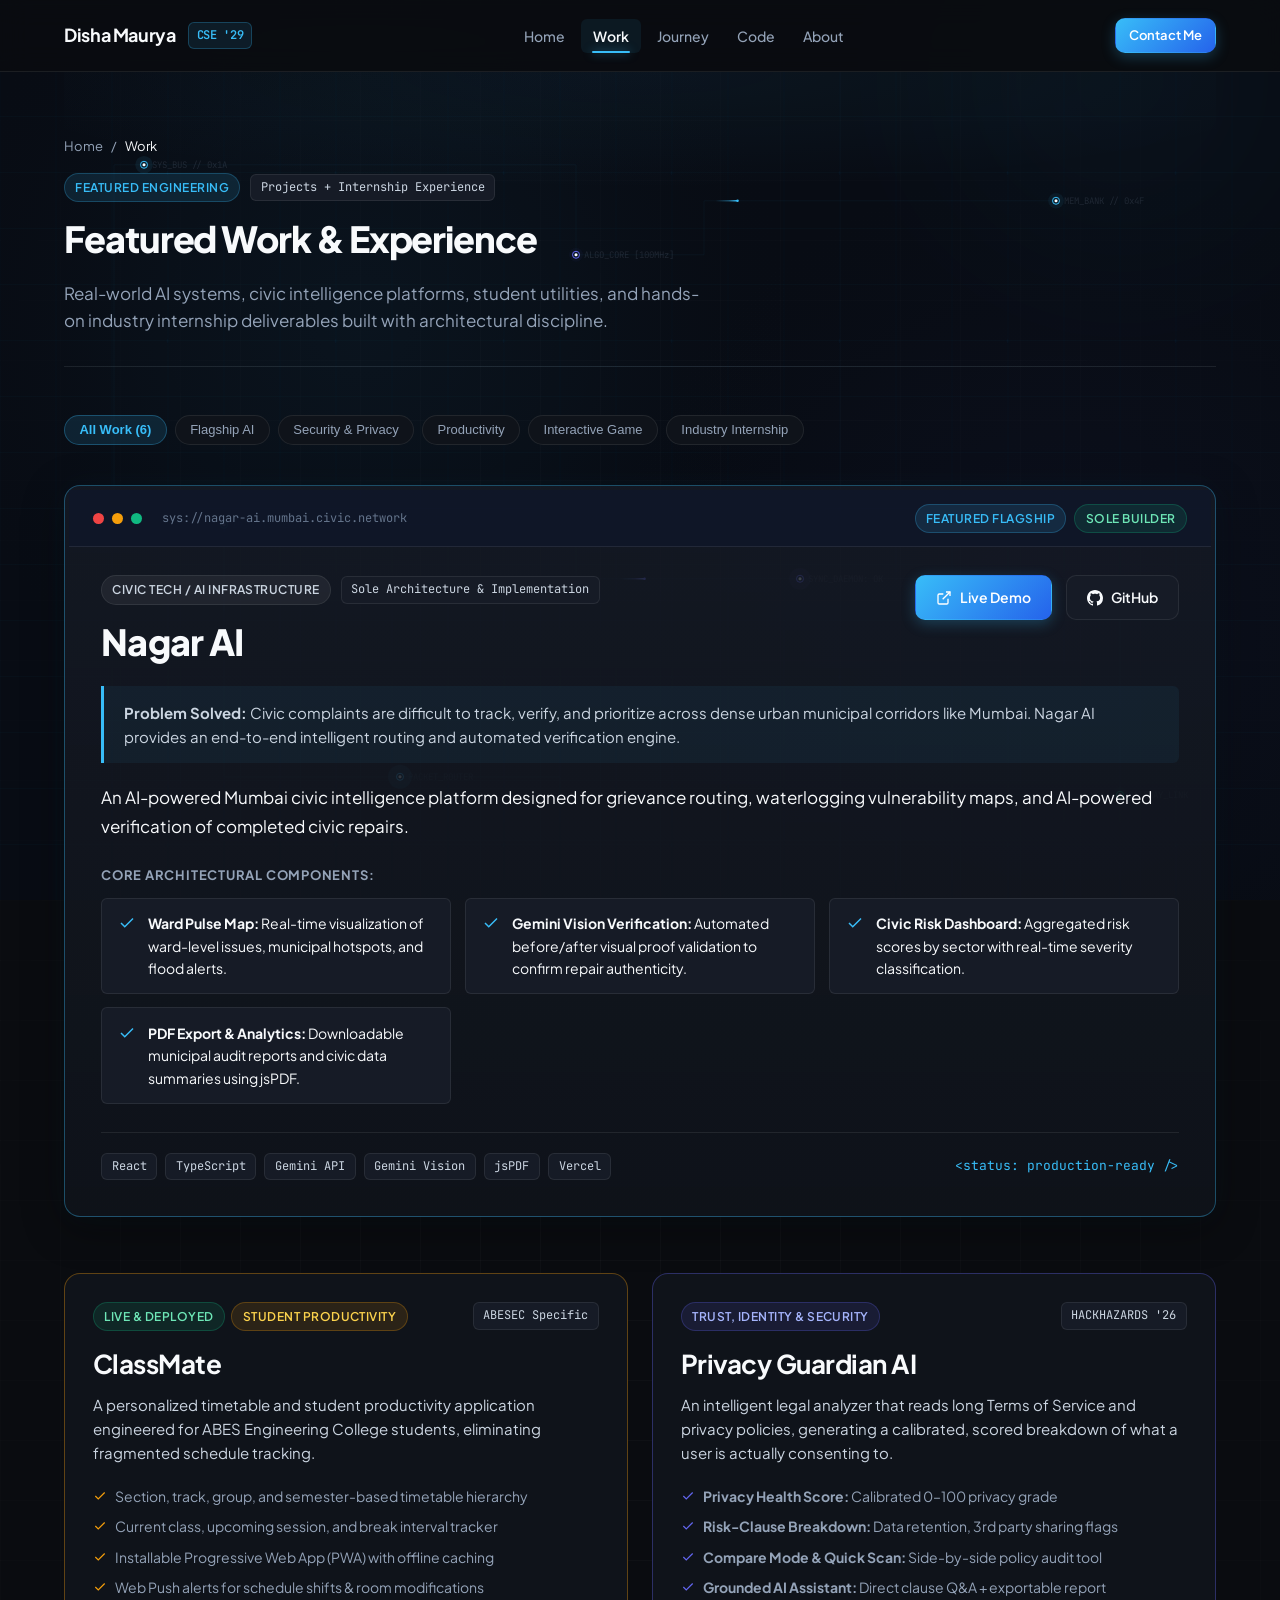
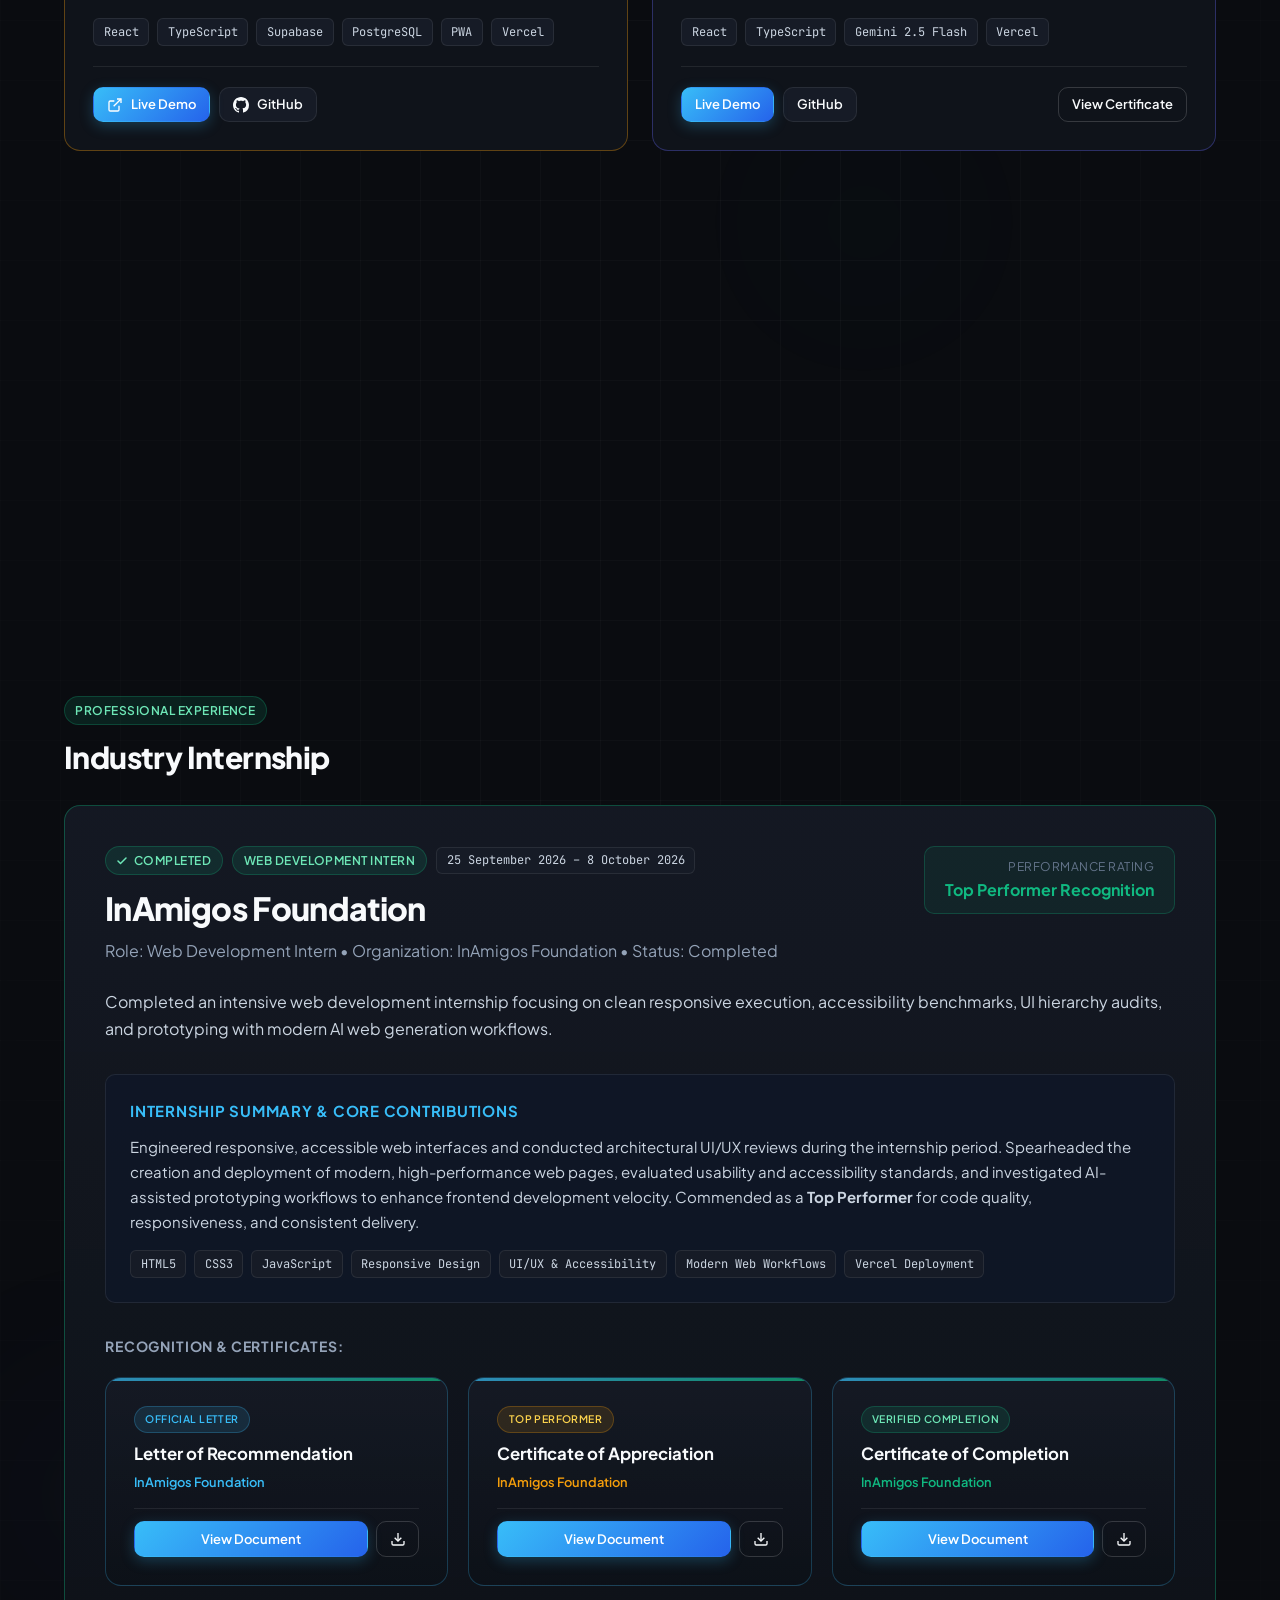
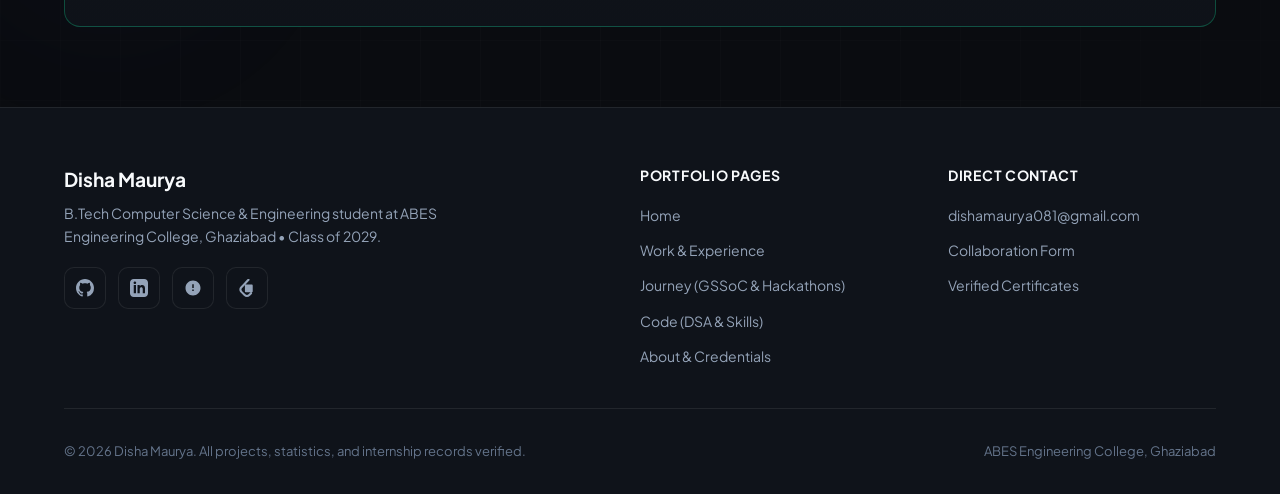
<file: work.html>
<!DOCTYPE html>
<html lang="en">
<head>
  <meta charset="UTF-8">
  <meta name="viewport" content="width=device-width, initial-scale=1.0">
  <meta name="description" content="Work & Engineering Portfolio of Disha Maurya - Featured Software Systems, AI Applications (Nagar AI, Privacy Guardian AI, ClassMate, Why This App, DodgeLife) and Web Development Internship at InAmigos Foundation.">
  <title>Work & Experience | Disha Maurya</title>
  <link rel="stylesheet" href="css/style.css">
  <link rel="stylesheet" href="css/animations.css">
  <link rel="icon" type="image/svg+xml" href="data:image/svg+xml,<svg xmlns='http://www.w3.org/2000/svg' viewBox='0 0 24 24' fill='%2338bdf8'><path d='M12 2L2 7l10 5 10-5-10-5zM2 17l10 5 10-5M2 12l10 5 10-5'/></svg>">
</head>
<body>

  <!-- Site Navigation (5 Core Pages) -->
  <header class="site-header">
    <div class="container nav-container">
      <a href="index.html" class="brand-logo" aria-label="Disha Maurya Home">
        <span>Disha Maurya</span>
        <span class="brand-badge">CSE '29</span>
      </a>

      <nav aria-label="Main Navigation">
        <ul class="nav-links">
          <li><a href="index.html" class="nav-link">Home</a></li>
          <li><a href="work.html" class="nav-link active">Work</a></li>
          <li><a href="journey.html" class="nav-link">Journey</a></li>
          <li><a href="code.html" class="nav-link">Code</a></li>
          <li><a href="about.html" class="nav-link">About</a></li>
        </ul>
      </nav>

      <div class="nav-actions">
        <a href="about.html#contact" class="btn btn-primary btn-sm">Contact Me</a>
        <button class="mobile-toggle" aria-label="Toggle navigation menu" aria-expanded="false">
          <svg width="22" height="22" viewBox="0 0 24 24" fill="none" stroke="currentColor" stroke-width="2" stroke-linecap="round" stroke-linejoin="round">
            <line x1="3" y1="12" x2="21" y2="12"></line>
            <line x1="3" y1="6" x2="21" y2="6"></line>
            <line x1="3" y1="18" x2="21" y2="18"></line>
          </svg>
        </button>
      </div>
    </div>
  </header>

  <!-- Mobile Navigation Drawer -->
  <div class="mobile-backdrop"></div>
  <aside class="mobile-drawer">
    <div style="display: flex; justify-content: space-between; align-items: center; margin-bottom: 1.5rem; padding-bottom: 0.75rem; border-bottom: 1px solid var(--border-subtle);">
      <span style="font-weight: 700; font-size: 1rem;">Navigation</span>
      <span class="brand-badge">ABESEC</span>
    </div>
    <a href="index.html" class="nav-link">Home</a>
    <a href="work.html" class="nav-link active">Work</a>
    <a href="journey.html" class="nav-link">Journey</a>
    <a href="code.html" class="nav-link">Code</a>
    <a href="about.html" class="nav-link">About</a>
    <div style="margin-top: 1.5rem; padding-top: 1rem; border-top: 1px solid var(--border-subtle);">
      <a href="about.html#contact" class="btn btn-primary btn-sm" style="width: 100%; text-align: center;">Contact Me</a>
    </div>
  </aside>

  <!-- Main Content -->
  <main class="container">
    <div class="page-header">
      <div class="breadcrumb">
        <a href="index.html">Home</a>
        <span>/</span>
        <span style="color: var(--text-primary);">Work</span>
      </div>
      <div style="display: flex; align-items: center; gap: 0.6rem; margin-bottom: 0.5rem;">
        <span class="badge badge-cyan">Featured Engineering</span>
        <span class="pill-tag mono">Projects + Internship Experience</span>
      </div>
      <h1 class="page-title">Featured Work & Experience</h1>
      <p class="page-subtitle">
        Real-world AI systems, civic intelligence platforms, student utilities, and hands-on industry internship deliverables built with architectural discipline.
      </p>
    </div>

    <!-- Quick Filter -->
    <div class="filter-bar" data-filter-target=".project-item" style="margin-bottom: 2.5rem;">
      <button class="filter-btn active" data-filter="all">All Work (6)</button>
      <button class="filter-btn" data-filter="flagship">Flagship AI</button>
      <button class="filter-btn" data-filter="security">Security & Privacy</button>
      <button class="filter-btn" data-filter="productivity">Productivity</button>
      <button class="filter-btn" data-filter="game">Interactive Game</button>
      <button class="filter-btn" data-filter="experience">Industry Internship</button>
    </div>

    <!-- =====================================================================
         FEATURED PROJECT 1 — NAGAR AI (Large Editorial Showcase)
         ===================================================================== -->
    <article class="featured-project-card project-item" data-category="flagship" style="margin-bottom: 3.5rem; border-color: rgba(56, 189, 248, 0.35); position: relative; overflow: hidden;">
      
      <!-- Tech Window Header -->
      <div style="display: flex; justify-content: space-between; align-items: center; padding: 0.85rem 1.5rem; background: rgba(15, 23, 42, 0.85); border-bottom: 1px solid var(--border-subtle); margin: -2rem -2rem 1.75rem -2rem;">
        <div style="display: flex; align-items: center; gap: 0.5rem;">
          <span style="width: 11px; height: 11px; border-radius: 50%; background: #ef4444; display: inline-block;"></span>
          <span style="width: 11px; height: 11px; border-radius: 50%; background: #f59e0b; display: inline-block;"></span>
          <span style="width: 11px; height: 11px; border-radius: 50%; background: #10b981; display: inline-block;"></span>
          <span class="mono" style="font-size: 0.75rem; color: var(--text-dim); margin-left: 0.75rem;">sys://nagar-ai.mumbai.civic.network</span>
        </div>
        <div style="display: flex; align-items: center; gap: 0.5rem;">
          <span class="badge badge-cyan">Featured Flagship</span>
          <span class="badge badge-emerald">Sole Builder</span>
        </div>
      </div>

      <div class="project-header" style="margin-bottom: 1rem;">
        <div>
          <div style="display: flex; align-items: center; gap: 0.6rem; margin-bottom: 0.5rem; flex-wrap: wrap;">
            <span class="badge badge-neutral">Civic Tech / AI Infrastructure</span>
            <span class="pill-tag mono">Sole Architecture & Implementation</span>
          </div>
          <h2 class="project-title" style="font-size: 2.25rem; font-weight: 800; letter-spacing: -0.02em;">Nagar AI</h2>
        </div>
        <div class="project-actions">
          <a href="https://nagar-ai-dusky.vercel.app/" target="_blank" rel="noopener noreferrer" class="btn btn-primary">
            <svg width="16" height="16" viewBox="0 0 24 24" fill="none" stroke="currentColor" stroke-width="2"><path d="M18 13v6a2 2 0 0 1-2 2H5a2 2 0 0 1-2-2V8a2 2 0 0 1 2-2h6"></path><polyline points="15 3 21 3 21 9"></polyline><line x1="10" y1="14" x2="21" y2="3"></line></svg>
            Live Demo
          </a>
          <a href="https://github.com/dishamaurya081-create/NagarAI.git" target="_blank" rel="noopener noreferrer" class="btn btn-secondary">
            <svg width="16" height="16" viewBox="0 0 24 24" fill="currentColor"><path d="M12 0C5.37 0 0 5.37 0 12c0 5.31 3.435 9.795 8.205 11.385.6.105.825-.255.825-.57 0-.285-.015-1.23-.015-2.235-3.015.555-3.795-.735-4.035-1.41-.135-.345-.72-1.41-1.23-1.695-.42-.225-1.02-.78-.015-.795.945-.015 1.62.87 1.845 1.23 1.08 1.815 2.805 1.305 3.495.99.105-.78.42-1.305.765-1.605-2.67-.3-5.46-1.335-5.46-5.925 0-1.305.465-2.385 1.23-3.225-.12-.3-.54-1.53.12-3.18 0 0 1.005-.315 3.3 1.23.96-.27 1.98-.405 3-.405s2.04.135 3 .405c2.295-1.56 3.3-1.23 3.3-1.23.66 1.65.24 2.88.12 3.18.765.84 1.23 1.905 1.23 3.225 0 4.605-2.805 5.625-5.475 5.925.435.375.81 1.095.81 2.22 0 1.605-.015 2.895-.015 3.3 0 .315.225.69.825.57A12.02 12.02 0 0024 12c0-6.63-5.37-12-12-12z"/></svg>
            GitHub
          </a>
        </div>
      </div>

      <div style="background: rgba(56, 189, 248, 0.06); border-left: 3px solid var(--accent-cyan); padding: 0.9rem 1.25rem; border-radius: 0 var(--radius-sm) var(--radius-sm) 0; margin-bottom: 1.25rem; font-size: 0.9375rem; color: var(--text-secondary);">
        <strong>Problem Solved:</strong> Civic complaints are difficult to track, verify, and prioritize across dense urban municipal corridors like Mumbai. Nagar AI provides an end-to-end intelligent routing and automated verification engine.
      </div>

      <p class="project-desc" style="font-size: 1.0625rem; color: var(--text-primary); line-height: 1.7; margin-bottom: 1.5rem;">
        An AI-powered Mumbai civic intelligence platform designed for grievance routing, waterlogging vulnerability maps, and AI-powered verification of completed civic repairs.
      </p>

      <!-- Key Architectural Features -->
      <div style="margin-bottom: 0.75rem; font-size: 0.8125rem; font-weight: 700; color: var(--text-muted); text-transform: uppercase; letter-spacing: 0.06em;">
        Core Architectural Components:
      </div>
      <div style="display: grid; grid-template-columns: repeat(auto-fit, minmax(280px, 1fr)); gap: 0.85rem; margin-bottom: 1.75rem;">
        <div style="background: var(--bg-tertiary); padding: 0.85rem 1rem; border-radius: var(--radius-sm); border: 1px solid var(--border-subtle); display: flex; gap: 0.75rem; align-items: flex-start;">
          <svg width="18" height="18" viewBox="0 0 24 24" fill="none" stroke="currentColor" stroke-width="2" style="color: var(--accent-cyan); flex-shrink: 0; margin-top: 2px;"><polyline points="20 6 9 17 4 12"></polyline></svg>
          <div style="font-size: 0.875rem;"><strong style="color: var(--text-primary);">Ward Pulse Map:</strong> Real-time visualization of ward-level issues, municipal hotspots, and flood alerts.</div>
        </div>
        <div style="background: var(--bg-tertiary); padding: 0.85rem 1rem; border-radius: var(--radius-sm); border: 1px solid var(--border-subtle); display: flex; gap: 0.75rem; align-items: flex-start;">
          <svg width="18" height="18" viewBox="0 0 24 24" fill="none" stroke="currentColor" stroke-width="2" style="color: var(--accent-cyan); flex-shrink: 0; margin-top: 2px;"><polyline points="20 6 9 17 4 12"></polyline></svg>
          <div style="font-size: 0.875rem;"><strong style="color: var(--text-primary);">Gemini Vision Verification:</strong> Automated before/after visual proof validation to confirm repair authenticity.</div>
        </div>
        <div style="background: var(--bg-tertiary); padding: 0.85rem 1rem; border-radius: var(--radius-sm); border: 1px solid var(--border-subtle); display: flex; gap: 0.75rem; align-items: flex-start;">
          <svg width="18" height="18" viewBox="0 0 24 24" fill="none" stroke="currentColor" stroke-width="2" style="color: var(--accent-cyan); flex-shrink: 0; margin-top: 2px;"><polyline points="20 6 9 17 4 12"></polyline></svg>
          <div style="font-size: 0.875rem;"><strong style="color: var(--text-primary);">Civic Risk Dashboard:</strong> Aggregated risk scores by sector with real-time severity classification.</div>
        </div>
        <div style="background: var(--bg-tertiary); padding: 0.85rem 1rem; border-radius: var(--radius-sm); border: 1px solid var(--border-subtle); display: flex; gap: 0.75rem; align-items: flex-start;">
          <svg width="18" height="18" viewBox="0 0 24 24" fill="none" stroke="currentColor" stroke-width="2" style="color: var(--accent-cyan); flex-shrink: 0; margin-top: 2px;"><polyline points="20 6 9 17 4 12"></polyline></svg>
          <div style="font-size: 0.875rem;"><strong style="color: var(--text-primary);">PDF Export & Analytics:</strong> Downloadable municipal audit reports and civic data summaries using jsPDF.</div>
        </div>
      </div>

      <div style="display: flex; justify-content: space-between; align-items: center; flex-wrap: wrap; gap: 1rem; padding-top: 1.25rem; border-top: 1px solid var(--border-subtle);">
        <div class="tech-tags" style="margin-bottom: 0;">
          <span class="pill-tag">React</span>
          <span class="pill-tag">TypeScript</span>
          <span class="pill-tag">Gemini API</span>
          <span class="pill-tag">Gemini Vision</span>
          <span class="pill-tag">jsPDF</span>
          <span class="pill-tag">Vercel</span>
        </div>
        <div class="mono" style="font-size: 0.8125rem; color: var(--accent-cyan);">
          &lt;status: production-ready /&gt;
        </div>
      </div>
    </article>

    <!-- =====================================================================
         GRID FOR ADDITIONAL PROJECTS (Privacy Guardian, ClassMate, Why This App, DodgeLife)
         ===================================================================== -->
    <div class="grid-2" style="margin-bottom: 3.5rem;">

      <!-- 2. CLASSMATE -->
      <article class="project-card project-item" data-category="productivity" style="border-color: rgba(245, 158, 11, 0.35);">
        <div style="display: flex; justify-content: space-between; align-items: flex-start; margin-bottom: 0.75rem; flex-wrap: wrap; gap: 0.5rem;">
          <div style="display: flex; align-items: center; gap: 0.4rem; flex-wrap: wrap;">
            <span class="badge badge-emerald">Live &amp; Deployed</span>
            <span class="badge badge-amber">Student Productivity</span>
          </div>
          <span class="pill-tag mono">ABESEC Specific</span>
        </div>
        <h3 class="project-title" style="margin-bottom: 0.5rem; font-size: 1.625rem; font-weight: 700;">ClassMate</h3>
        
        <p style="font-size: 0.9375rem; color: var(--text-secondary); line-height: 1.6; margin-bottom: 1.25rem;">
          A personalized timetable and student productivity application engineered for ABES Engineering College students, eliminating fragmented schedule tracking.
        </p>

        <ul style="list-style: none; display: flex; flex-direction: column; gap: 0.5rem; margin-bottom: 1.25rem; font-size: 0.875rem; color: var(--text-muted);">
          <li style="display: flex; align-items: center; gap: 0.5rem;">
            <svg width="14" height="14" viewBox="0 0 24 24" fill="none" stroke="currentColor" stroke-width="2" style="color: var(--accent-amber);"><polyline points="20 6 9 17 4 12"></polyline></svg>
            <span>Section, track, group, and semester-based timetable hierarchy</span>
          </li>
          <li style="display: flex; align-items: center; gap: 0.5rem;">
            <svg width="14" height="14" viewBox="0 0 24 24" fill="none" stroke="currentColor" stroke-width="2" style="color: var(--accent-amber);"><polyline points="20 6 9 17 4 12"></polyline></svg>
            <span>Current class, upcoming session, and break interval tracker</span>
          </li>
          <li style="display: flex; align-items: center; gap: 0.5rem;">
            <svg width="14" height="14" viewBox="0 0 24 24" fill="none" stroke="currentColor" stroke-width="2" style="color: var(--accent-amber);"><polyline points="20 6 9 17 4 12"></polyline></svg>
            <span>Installable Progressive Web App (PWA) with offline caching</span>
          </li>
          <li style="display: flex; align-items: center; gap: 0.5rem;">
            <svg width="14" height="14" viewBox="0 0 24 24" fill="none" stroke="currentColor" stroke-width="2" style="color: var(--accent-amber);"><polyline points="20 6 9 17 4 12"></polyline></svg>
            <span>Web Push alerts for schedule shifts &amp; room modifications</span>
          </li>
        </ul>

        <div class="tech-tags" style="margin-bottom: 1.25rem;">
          <span class="pill-tag">React</span>
          <span class="pill-tag">TypeScript</span>
          <span class="pill-tag">Supabase</span>
          <span class="pill-tag">PostgreSQL</span>
          <span class="pill-tag">PWA</span>
          <span class="pill-tag">Vercel</span>
        </div>

        <div class="project-footer">
          <div style="display: flex; gap: 0.6rem; align-items: center;">
            <a href="https://class-mate-theta.vercel.app/" target="_blank" rel="noopener noreferrer" class="btn btn-primary btn-sm">
              <svg width="14" height="14" viewBox="0 0 24 24" fill="none" stroke="currentColor" stroke-width="2"><path d="M18 13v6a2 2 0 0 1-2 2H5a2 2 0 0 1-2-2V8a2 2 0 0 1 2-2h6"></path><polyline points="15 3 21 3 21 9"></polyline><line x1="10" y1="14" x2="21" y2="3"></line></svg>
              Live Demo
            </a>
            <a href="https://github.com/dishamaurya081-create/ClassMate.git" target="_blank" rel="noopener noreferrer" class="btn btn-secondary btn-sm">
              <svg width="14" height="14" viewBox="0 0 24 24" fill="currentColor"><path d="M12 0C5.37 0 0 5.37 0 12c0 5.31 3.435 9.795 8.205 11.385.6.105.825-.255.825-.57 0-.285-.015-1.23-.015-2.235-3.015.555-3.795-.735-4.035-1.41-.135-.345-.72-1.41-1.23-1.695-.42-.225-1.02-.78-.015-.795.945-.015 1.62.87 1.845 1.23 1.08 1.815 2.805 1.305 3.495.99.105-.78.42-1.305.765-1.605-2.67-.3-5.46-1.335-5.46-5.925 0-1.305.465-2.385 1.23-3.225-.12-.3-.54-1.53.12-3.18 0 0 1.005-.315 3.3 1.23.96-.27 1.98-.405 3-.405s2.04.135 3 .405c2.295-1.56 3.3-1.23 3.3-1.23.66 1.65.24 2.88.12 3.18.765.84 1.23 1.905 1.23 3.225 0 4.605-2.805 5.625-5.475 5.925.435.375.81 1.095.81 2.22 0 1.605-.015 2.895-.015 3.3 0 .315.225.69.825.57A12.02 12.02 0 0024 12c0-6.63-5.37-12-12-12z"/></svg>
              GitHub
            </a>
          </div>
        </div>
      </article>

      <!-- 3. PRIVACY GUARDIAN AI -->
      <article class="project-card project-item" data-category="security" style="border-color: rgba(99, 102, 241, 0.35);">
        <div style="display: flex; justify-content: space-between; align-items: flex-start; margin-bottom: 0.75rem; flex-wrap: wrap; gap: 0.5rem;">
          <span class="badge badge-indigo">Trust, Identity &amp; Security</span>
          <span class="pill-tag mono">HACKHAZARDS '26</span>
        </div>
        <h3 class="project-title" style="margin-bottom: 0.5rem; font-size: 1.625rem; font-weight: 700;">Privacy Guardian AI</h3>
        
        <p style="font-size: 0.9375rem; color: var(--text-secondary); line-height: 1.6; margin-bottom: 1.25rem;">
          An intelligent legal analyzer that reads long Terms of Service and privacy policies, generating a calibrated, scored breakdown of what a user is actually consenting to.
        </p>

        <ul style="list-style: none; display: flex; flex-direction: column; gap: 0.5rem; margin-bottom: 1.25rem; font-size: 0.875rem; color: var(--text-muted);">
          <li style="display: flex; align-items: center; gap: 0.5rem;">
            <svg width="14" height="14" viewBox="0 0 24 24" fill="none" stroke="currentColor" stroke-width="2" style="color: var(--accent-indigo);"><polyline points="20 6 9 17 4 12"></polyline></svg>
            <span><strong>Privacy Health Score:</strong> Calibrated 0–100 privacy grade</span>
          </li>
          <li style="display: flex; align-items: center; gap: 0.5rem;">
            <svg width="14" height="14" viewBox="0 0 24 24" fill="none" stroke="currentColor" stroke-width="2" style="color: var(--accent-indigo);"><polyline points="20 6 9 17 4 12"></polyline></svg>
            <span><strong>Risk-Clause Breakdown:</strong> Data retention, 3rd party sharing flags</span>
          </li>
          <li style="display: flex; align-items: center; gap: 0.5rem;">
            <svg width="14" height="14" viewBox="0 0 24 24" fill="none" stroke="currentColor" stroke-width="2" style="color: var(--accent-indigo);"><polyline points="20 6 9 17 4 12"></polyline></svg>
            <span><strong>Compare Mode &amp; Quick Scan:</strong> Side-by-side policy audit tool</span>
          </li>
          <li style="display: flex; align-items: center; gap: 0.5rem;">
            <svg width="14" height="14" viewBox="0 0 24 24" fill="none" stroke="currentColor" stroke-width="2" style="color: var(--accent-indigo);"><polyline points="20 6 9 17 4 12"></polyline></svg>
            <span><strong>Grounded AI Assistant:</strong> Direct clause Q&amp;A + exportable report</span>
          </li>
        </ul>

        <div class="tech-tags" style="margin-bottom: 1.25rem;">
          <span class="pill-tag">React</span>
          <span class="pill-tag">TypeScript</span>
          <span class="pill-tag">Gemini 2.5 Flash</span>
          <span class="pill-tag">Vercel</span>
        </div>

        <div class="project-footer">
          <div style="display: flex; gap: 0.6rem; align-items: center;">
            <a href="https://privacy-guardian-ai.vercel.app/" target="_blank" rel="noopener noreferrer" class="btn btn-primary btn-sm">Live Demo</a>
            <a href="https://github.com/dishamaurya081-create/Privacy-Guardian-AI" target="_blank" rel="noopener noreferrer" class="btn btn-secondary btn-sm">GitHub</a>
          </div>
          <a href="assets/hackathons/HACKHAZARDS.pdf" target="_blank" rel="noopener noreferrer" class="btn btn-outline btn-sm">
            View Certificate
          </a>
        </div>
      </article>

      <!-- 4. PIPPA'S POCKET WORLD -->
      <article class="project-card project-item" data-category="game" style="border-color: rgba(168, 85, 247, 0.35);">
        <div style="display: flex; justify-content: space-between; align-items: flex-start; margin-bottom: 0.75rem; flex-wrap: wrap; gap: 0.5rem;">
          <span class="badge badge-indigo">Interactive Web World</span>
          <span class="pill-tag mono" style="color: #c084fc; border-color: rgba(168, 85, 247, 0.3);">Rank 9 — Team Achievement</span>
        </div>
        <h3 class="project-title" style="margin-bottom: 0.5rem; font-size: 1.625rem; font-weight: 700;">Pippa’s Pocket World — Rank 9</h3>
        
        <p style="font-size: 0.9375rem; color: var(--text-secondary); line-height: 1.6; margin-bottom: 1.25rem;">
          Achieved Rank 9 as a team for Pippa’s Pocket World, a 3D interactive portfolio experience built for haX.baby Baby’s First Portfolio Track 2.
        </p>

        <div style="background: var(--bg-tertiary); padding: 0.85rem; border-radius: var(--radius-sm); border: 1px solid var(--border-subtle); margin-bottom: 1.25rem; font-size: 0.875rem;">
          <div style="color: var(--text-muted); margin-bottom: 0.25rem;">Recognition: <strong>Rank 9 (Team Achievement)</strong> &nbsp;•&nbsp; Track: <strong>haX.baby Track 2</strong></div>
          <div style="color: var(--accent-cyan); font-weight: 500;">Role: Team Project</div>
        </div>

        <div class="tech-tags" style="margin-bottom: 1.25rem;">
          <span class="pill-tag">3D Interactive</span>
          <span class="pill-tag">Frontend</span>
          <span class="pill-tag">Vercel</span>
        </div>

        <div class="project-footer">
          <div style="display: flex; gap: 0.6rem; align-items: center; flex-wrap: wrap;">
            <a href="https://pippaspocketworld.vercel.app/" target="_blank" rel="noopener noreferrer" class="btn btn-primary btn-sm">
              <svg width="14" height="14" viewBox="0 0 24 24" fill="none" stroke="currentColor" stroke-width="2"><path d="M18 13v6a2 2 0 0 1-2 2H5a2 2 0 0 1-2-2V8a2 2 0 0 1 2-2h6"></path><polyline points="15 3 21 3 21 9"></polyline><line x1="10" y1="14" x2="21" y2="3"></line></svg>
              Live Project
            </a>
            <a href="https://github.com/dishamaurya081-create/Pippa-s-Pocket-World.git" target="_blank" rel="noopener noreferrer" class="btn btn-secondary btn-sm">
              <svg width="14" height="14" viewBox="0 0 24 24" fill="currentColor"><path d="M12 0C5.37 0 0 5.37 0 12c0 5.31 3.435 9.795 8.205 11.385.6.105.825-.255.825-.57 0-.285-.015-1.23-.015-2.235-3.015.555-3.795-.735-4.035-1.41-.135-.345-.72-1.41-1.23-1.695-.42-.225-1.02-.78-.015-.795.945-.015 1.62.87 1.845 1.23 1.08 1.815 2.805 1.305 3.495.99.105-.78.42-1.305.765-1.605-2.67-.3-5.46-1.335-5.46-5.925 0-1.305.465-2.385 1.23-3.225-.12-.3-.54-1.53.12-3.18 0 0 1.005-.315 3.3 1.23.96-.27 1.98-.405 3-.405s2.04.135 3 .405c2.295-1.56 3.3-1.23 3.3-1.23.66 1.65.24 2.88.12 3.18.765.84 1.23 1.905 1.23 3.225 0 4.605-2.805 5.625-5.475 5.925.435.375.81 1.095.81 2.22 0 1.605-.015 2.895-.015 3.3 0 .315.225.69.825.57A12.02 12.02 0 0024 12c0-6.63-5.37-12-12-12z"/></svg>
              GitHub
            </a>
            <a href="assets/achievements/Pippas_Pocket_World_Rank_9_Certificate.pdf" target="_blank" rel="noopener noreferrer" class="btn btn-outline btn-sm">
              <svg width="14" height="14" viewBox="0 0 24 24" fill="none" stroke="currentColor" stroke-width="2"><path d="M14 2H6a2 2 0 0 0-2 2v16a2 2 0 0 0 2 2h12a2 2 0 0 0 2-2V8z"></path><polyline points="14 2 14 8 20 8"></polyline></svg>
              View Certificate
            </a>
            <a href="assets/achievements/Pippas_Pocket_World_Rank_9_Certificate.pdf" download="Pippas_Pocket_World_Rank_9_Certificate.pdf" target="_blank" rel="noopener noreferrer" class="btn btn-secondary btn-sm" title="Download Certificate PDF">
              <svg width="14" height="14" viewBox="0 0 24 24" fill="none" stroke="currentColor" stroke-width="2"><path d="M21 15v4a2 2 0 0 1-2 2H5a2 2 0 0 1-2-2v-4"></path><polyline points="7 10 12 15 17 10"></polyline><line x1="12" y1="15" x2="12" y2="3"></line></svg>
              Download
            </a>
          </div>
        </div>
      </article>

      <!-- 5. DODGELIFE -->
      <article class="project-card project-item" data-category="game" style="border-color: rgba(16, 185, 129, 0.3);">
        <div style="display: flex; justify-content: space-between; align-items: flex-start; margin-bottom: 0.75rem; flex-wrap: wrap; gap: 0.5rem;">
          <span class="badge badge-emerald">Interactive 2D Game</span>
          <span class="pill-tag mono" style="color: var(--accent-emerald);">Finalist: Top 21 / 104 Teams</span>
        </div>
        <h3 class="project-title" style="margin-bottom: 0.5rem; font-size: 1.625rem; font-weight: 700;">DodgeLife</h3>
        
        <p style="font-size: 0.9375rem; color: var(--text-secondary); line-height: 1.6; margin-bottom: 1.25rem;">
          A meme-themed, high-framerate 2D browser evasion game developed during the Code Clutch 2026 hackathon, reaching the offline final round among 104 competing teams.
        </p>

        <div style="background: var(--bg-tertiary); padding: 0.85rem; border-radius: var(--radius-sm); border: 1px solid var(--border-subtle); margin-bottom: 1.25rem; font-size: 0.875rem;">
          <div style="color: var(--text-muted); margin-bottom: 0.25rem;">Hackathon: <strong>Code Clutch 2026 (Offline Finals)</strong></div>
          <div style="color: var(--text-secondary);">Team: <strong>Team Lag Legends</strong> (Lead & Full-Stack Developer)</div>
        </div>

        <div class="tech-tags" style="margin-bottom: 1.25rem;">
          <span class="pill-tag">HTML5 Canvas</span>
          <span class="pill-tag">JavaScript</span>
          <span class="pill-tag">CSS3</span>
          <span class="pill-tag">Game Physics</span>
        </div>

        <div class="project-footer">
          <a href="https://dishamaurya081-create.github.io/2D-Game/" target="_blank" rel="noopener noreferrer" class="btn btn-primary btn-sm">
            <svg width="14" height="14" viewBox="0 0 24 24" fill="none" stroke="currentColor" stroke-width="2"><polygon points="5 3 19 12 5 21 5 3"></polygon></svg>
            Play Game
          </a>
          <a href="assets/achievements/CodeClutch_Certificate.pdf" target="_blank" rel="noopener noreferrer" class="btn btn-outline btn-sm">
            View Certificate
          </a>
        </div>
      </article>

    </div>

    <!-- =====================================================================
         WORK EXPERIENCE — INAMIGOS FOUNDATION (At Bottom of WORK Page)
         ===================================================================== -->
    <section id="experience" class="project-item" data-category="experience" style="margin-bottom: 5rem;">
      <div style="margin-bottom: 1.5rem;">
        <span class="badge badge-emerald">Professional Experience</span>
        <h2 style="font-size: 1.875rem; font-weight: 800; letter-spacing: -0.02em; margin-top: 0.5rem;">
          Industry Internship
        </h2>
      </div>

      <div class="card" style="border-color: rgba(16, 185, 129, 0.35); padding: 2.5rem; background: linear-gradient(180deg, rgba(22, 27, 38, 0.85) 0%, rgba(15, 19, 26, 0.95) 100%);">
        
        <div style="display: flex; justify-content: space-between; align-items: flex-start; gap: 1rem; flex-wrap: wrap; margin-bottom: 1.5rem;">
          <div>
            <div style="display: flex; align-items: center; gap: 0.6rem; margin-bottom: 0.5rem; flex-wrap: wrap;">
              <span class="badge badge-emerald" style="display: inline-flex; align-items: center; gap: 0.35rem;">
                <svg width="12" height="12" viewBox="0 0 24 24" fill="none" stroke="currentColor" stroke-width="3" stroke-linecap="round" stroke-linejoin="round"><polyline points="20 6 9 17 4 12"></polyline></svg>
                Completed
              </span>
              <span class="badge badge-emerald">Web Development Intern</span>
              <span class="pill-tag mono">25 September 2026 – 8 October 2026</span>
            </div>
            <h3 style="font-size: 2rem; font-weight: 800; letter-spacing: -0.02em;">InAmigos Foundation</h3>
            <div style="font-size: 1rem; color: var(--text-muted); margin-top: 0.25rem;">
              Role: Web Development Intern • Organization: InAmigos Foundation • Status: Completed
            </div>
          </div>

          <div style="background: rgba(16, 185, 129, 0.08); border: 1px solid rgba(16, 185, 129, 0.25); padding: 0.65rem 1.25rem; border-radius: var(--radius-md); text-align: right;">
            <div style="font-size: 0.75rem; color: var(--text-dim); text-transform: uppercase; letter-spacing: 0.04em;">Performance Rating</div>
            <div style="font-weight: 700; color: var(--accent-emerald);">Top Performer Recognition</div>
          </div>
        </div>

        <p style="color: var(--text-secondary); line-height: 1.7; font-size: 1rem; margin-bottom: 2rem;">
          Completed an intensive web development internship focusing on clean responsive execution, accessibility benchmarks, UI hierarchy audits, and prototyping with modern AI web generation workflows.
        </p>

        <div style="background: rgba(15, 23, 42, 0.7); border: 1px solid var(--border-subtle); border-radius: var(--radius-md); padding: 1.5rem; margin-bottom: 2rem;">
          <h4 style="font-size: 0.9375rem; font-weight: 700; text-transform: uppercase; letter-spacing: 0.05em; color: var(--accent-cyan); margin-bottom: 0.75rem;">
            Internship Summary &amp; Core Contributions
          </h4>
          <p style="color: var(--text-secondary); font-size: 0.9375rem; line-height: 1.65; margin-bottom: 1rem;">
            Engineered responsive, accessible web interfaces and conducted architectural UI/UX reviews during the internship period. Spearheaded the creation and deployment of modern, high-performance web pages, evaluated usability and accessibility standards, and investigated AI-assisted prototyping workflows to enhance frontend development velocity. Commended as a <strong>Top Performer</strong> for code quality, responsiveness, and consistent delivery.
          </p>
          <div class="tech-tags" style="margin-bottom: 0;">
            <span class="pill-tag">HTML5</span>
            <span class="pill-tag">CSS3</span>
            <span class="pill-tag">JavaScript</span>
            <span class="pill-tag">Responsive Design</span>
            <span class="pill-tag">UI/UX &amp; Accessibility</span>
            <span class="pill-tag">Modern Web Workflows</span>
            <span class="pill-tag">Vercel Deployment</span>
          </div>
        </div>

        <!-- Recognition & Certificates Subsection -->
        <h4 style="font-size: 0.875rem; font-weight: 700; text-transform: uppercase; letter-spacing: 0.06em; color: var(--text-muted); margin-top: 1rem; margin-bottom: 1.25rem;">
          Recognition &amp; Certificates:
        </h4>

        <div class="grid-3" style="gap: 1.25rem;">
          <!-- 1. Letter of Recommendation -->
          <div class="certificate-doc-card">
            <div style="margin-bottom: 1rem;">
              <div style="display: flex; justify-content: space-between; align-items: center; margin-bottom: 0.5rem;">
                <span class="badge badge-cyan" style="font-size: 0.65rem;">Official Letter</span>
              </div>
              <h5 style="font-size: 1.05rem; font-weight: 700; margin-bottom: 0.25rem;">Letter of Recommendation</h5>
              <div style="font-size: 0.8rem; color: var(--accent-cyan); font-weight: 600;">InAmigos Foundation</div>
            </div>
            <div style="display: flex; gap: 0.5rem; flex-wrap: wrap; border-top: 1px solid var(--border-subtle); padding-top: 0.75rem;">
              <a href="assets/achievements/InAmigos_Letter_of_Recommendation.pdf" target="_blank" rel="noopener noreferrer" class="btn btn-primary btn-sm" style="flex: 1; justify-content: center;">
                View Document
              </a>
              <a href="assets/achievements/InAmigos_Letter_of_Recommendation.pdf" target="_blank" rel="noopener noreferrer" download="InAmigos_Letter_of_Recommendation.pdf" class="btn btn-outline btn-sm" title="Download Letter of Recommendation PDF" aria-label="Download Letter of Recommendation PDF">
                <svg width="13" height="13" viewBox="0 0 24 24" fill="none" stroke="currentColor" stroke-width="2"><path d="M21 15v4a2 2 0 0 1-2 2H5a2 2 0 0 1-2-2v-4"></path><polyline points="7 10 12 15 17 10"></polyline><line x1="12" y1="15" x2="12" y2="3"></line></svg>
              </a>
            </div>
          </div>

          <!-- 2. Certificate of Appreciation -->
          <div class="certificate-doc-card">
            <div style="margin-bottom: 1rem;">
              <div style="display: flex; justify-content: space-between; align-items: center; margin-bottom: 0.5rem;">
                <span class="badge badge-amber" style="font-size: 0.65rem;">Top Performer</span>
              </div>
              <h5 style="font-size: 1.05rem; font-weight: 700; margin-bottom: 0.25rem;">Certificate of Appreciation</h5>
              <div style="font-size: 0.8rem; color: var(--accent-amber); font-weight: 600;">InAmigos Foundation</div>
            </div>
            <div style="display: flex; gap: 0.5rem; flex-wrap: wrap; border-top: 1px solid var(--border-subtle); padding-top: 0.75rem;">
              <a href="assets/achievements/InAmigos_Certificate_of_Appreciation.pdf" target="_blank" rel="noopener noreferrer" class="btn btn-primary btn-sm" style="flex: 1; justify-content: center;">
                View Document
              </a>
              <a href="assets/achievements/InAmigos_Certificate_of_Appreciation.pdf" target="_blank" rel="noopener noreferrer" download="InAmigos_Certificate_of_Appreciation.pdf" class="btn btn-outline btn-sm" title="Download Certificate of Appreciation PDF" aria-label="Download Certificate of Appreciation PDF">
                <svg width="13" height="13" viewBox="0 0 24 24" fill="none" stroke="currentColor" stroke-width="2"><path d="M21 15v4a2 2 0 0 1-2 2H5a2 2 0 0 1-2-2v-4"></path><polyline points="7 10 12 15 17 10"></polyline><line x1="12" y1="15" x2="12" y2="3"></line></svg>
              </a>
            </div>
          </div>

          <!-- 3. Certificate of Completion -->
          <div class="certificate-doc-card">
            <div style="margin-bottom: 1rem;">
              <div style="display: flex; justify-content: space-between; align-items: center; margin-bottom: 0.5rem;">
                <span class="badge badge-emerald" style="font-size: 0.65rem;">Verified Completion</span>
              </div>
              <h5 style="font-size: 1.05rem; font-weight: 700; margin-bottom: 0.25rem;">Certificate of Completion</h5>
              <div style="font-size: 0.8rem; color: var(--accent-emerald); font-weight: 600;">InAmigos Foundation</div>
            </div>
            <div style="display: flex; gap: 0.5rem; flex-wrap: wrap; border-top: 1px solid var(--border-subtle); padding-top: 0.75rem;">
              <a href="assets/achievements/InAmigos_Certificate_of_Completion.pdf" target="_blank" rel="noopener noreferrer" class="btn btn-primary btn-sm" style="flex: 1; justify-content: center;">
                View Document
              </a>
              <a href="assets/achievements/InAmigos_Certificate_of_Completion.pdf" target="_blank" rel="noopener noreferrer" download="InAmigos_Certificate_of_Completion.pdf" class="btn btn-outline btn-sm" title="Download Certificate of Completion PDF" aria-label="Download Certificate of Completion PDF">
                <svg width="13" height="13" viewBox="0 0 24 24" fill="none" stroke="currentColor" stroke-width="2"><path d="M21 15v4a2 2 0 0 1-2 2H5a2 2 0 0 1-2-2v-4"></path><polyline points="7 10 12 15 17 10"></polyline><line x1="12" y1="15" x2="12" y2="3"></line></svg>
              </a>
            </div>
          </div>
        </div>

      </div>
    </section>

  </main>

  <!-- Site Footer -->
  <footer class="site-footer">
    <div class="container">
      <div class="footer-grid">
        <div class="footer-col">
          <div style="font-weight: 700; font-size: 1.2rem; margin-bottom: 0.5rem;">Disha Maurya</div>
          <p style="color: var(--text-muted); font-size: 0.875rem; max-width: 380px; line-height: 1.6; margin-bottom: 1.25rem;">
            B.Tech Computer Science & Engineering student at ABES Engineering College, Ghaziabad • Class of 2029.
          </p>
          <div class="social-links">
            <a href="https://github.com/dishamaurya081-create" target="_blank" rel="noopener noreferrer" class="social-link" aria-label="GitHub"><svg viewBox="0 0 24 24" fill="currentColor"><path d="M12 0C5.37 0 0 5.37 0 12c0 5.31 3.435 9.795 8.205 11.385.6.105.825-.255.825-.57 0-.285-.015-1.23-.015-2.235-3.015.555-3.795-.735-4.035-1.41-.135-.345-.72-1.41-1.23-1.695-.42-.225-1.02-.78-.015-.795.945-.015 1.62.87 1.845 1.23 1.08 1.815 2.805 1.305 3.495.99.105-.78.42-1.305.765-1.605-2.67-.3-5.46-1.335-5.46-5.925 0-1.305.465-2.385 1.23-3.225-.12-.3-.54-1.53.12-3.18 0 0 1.005-.315 3.3 1.23.96-.27 1.98-.405 3-.405s2.04.135 3 .405c2.295-1.56 3.3-1.23 3.3-1.23.66 1.65.24 2.88.12 3.18.765.84 1.23 1.905 1.23 3.225 0 4.605-2.805 5.625-5.475 5.925.435.375.81 1.095.81 2.22 0 1.605-.015 2.895-.015 3.3 0 .315.225.69.825.57A12.02 12.02 0 0024 12c0-6.63-5.37-12-12-12z"/></svg></a>
            <a href="https://www.linkedin.com/in/disha-maurya-9996413b5/" target="_blank" rel="noopener noreferrer" class="social-link" aria-label="LinkedIn"><svg viewBox="0 0 24 24" fill="currentColor"><path d="M19 0h-14c-2.761 0-5 2.239-5 5v14c0 2.761 2.239 5 5 5h14c2.762 0 5-2.239 5-5v-14c0-2.761-2.238-5-5-5zm-11 19h-3v-11h3v11zm-1.5-12.268c-.966 0-1.75-.79-1.75-1.764s.784-1.764 1.75-1.764 1.75.79 1.75 1.764-.783 1.764-1.75 1.764zm13.5 12.268h-3v-5.604c0-3.368-4-3.113-4 0v5.604h-3v-11h3v1.765c1.396-2.586 7-2.777 7 2.476v6.759z"/></svg></a>
            <a href="https://www.codechef.com/users/disha081" target="_blank" rel="noopener noreferrer" class="social-link" aria-label="CodeChef"><svg viewBox="0 0 24 24" fill="currentColor"><path d="M12 2C6.48 2 2 6.48 2 12s4.48 10 10 10 10-4.48 10-10S17.52 2 12 2zm1 14h-2v-2h2v2zm0-4h-2V7h2v5z"/></svg></a>
            <a href="https://leetcode.com/u/disha081/" target="_blank" rel="noopener noreferrer" class="social-link" aria-label="LeetCode"><svg viewBox="0 0 24 24" fill="currentColor"><path d="M13.483 0a1.374 1.374 0 0 0-.961.438L7.116 6.226l-3.854 4.126a5.266 5.266 0 0 0-1.209 2.104 5.35 5.35 0 0 0-.125.513 5.527 5.527 0 0 0 .062 2.362 5.83 5.83 0 0 0 .349 1.017 5.938 5.938 0 0 0 1.271 1.818l4.277 4.193.039.038c2.248 2.165 5.852 2.133 8.063-.074l2.396-2.392c.54-.54.54-1.414.003-1.955a1.378 1.378 0 0 0-1.951-.003l-2.396 2.392a3.021 3.021 0 0 1-4.205.038l-.02-.019-4.276-4.193c-.652-.64-.972-1.469-.948-2.263a2.68 2.68 0 0 1 .666-1.607 2.6 2.6 0 0 1 .616-.499l3.8-4.069 5.36-5.748c.535-.541.535-1.418-.002-1.959A1.37 1.37 0 0 0 13.483 0zm-2.88 7.286c-.766 0-1.388.622-1.388 1.388v7.652c0 .766.622 1.388 1.388 1.388h7.652c.766 0 1.388-.622 1.388-1.388V8.674c0-.766-.622-1.388-1.388-1.388z"/></svg></a>
          </div>
        </div>

        <div class="footer-col">
          <h4>Portfolio Pages</h4>
          <ul class="footer-links">
            <li><a href="index.html" class="footer-link">Home</a></li>
            <li><a href="work.html" class="footer-link">Work & Experience</a></li>
            <li><a href="journey.html" class="footer-link">Journey (GSSoC & Hackathons)</a></li>
            <li><a href="code.html" class="footer-link">Code (DSA & Skills)</a></li>
            <li><a href="about.html" class="footer-link">About & Credentials</a></li>
          </ul>
        </div>

        <div class="footer-col">
          <h4>Direct Contact</h4>
          <ul class="footer-links">
            <li><a href="mailto:dishamaurya081@gmail.com" class="footer-link">dishamaurya081@gmail.com</a></li>
            <li><a href="about.html#contact" class="footer-link">Collaboration Form</a></li>
            <li><a href="about.html#achievements" class="footer-link">Verified Certificates</a></li>
          </ul>
        </div>
      </div>

      <div class="footer-bottom">
        <div>&copy; 2026 Disha Maurya. All projects, statistics, and internship records verified.</div>
        <div>ABES Engineering College, Ghaziabad</div>
      </div>
    </div>
  </footer>

  <script src="js/main.js"></script>
  <script src="js/animations.js"></script>
  <script src="js/cse-background.js"></script>
</body>
</html>
</file>
<file: css/style.css>
/* ==========================================================================
   Disha Maurya - Developer Portfolio Design System
   Modern Dark Developer Aesthetic | Linear & Raycast Inspired
   ========================================================================== */

@import url('https://fonts.googleapis.com/css2?family=JetBrains+Mono:wght@400;500;600;700&family=Plus+Jakarta+Sans:wght@400;500;600;700;800&display=swap');

:root {
  /* Color Palette */
  --bg-primary: #0a0c10;
  --bg-secondary: #0f131a;
  --bg-tertiary: #161b26;
  --bg-elevated: #1c2333;
  --bg-card: rgba(22, 27, 38, 0.7);
  --bg-card-hover: rgba(28, 35, 51, 0.85);

  --border-subtle: rgba(255, 255, 255, 0.08);
  --border-strong: rgba(255, 255, 255, 0.16);
  --border-accent: rgba(56, 189, 248, 0.3);

  --text-primary: #f8fafc;
  --text-secondary: #cbd5e1;
  --text-muted: #94a3b8;
  --text-dim: #64748b;

  /* Accents */
  --accent-cyan: #38bdf8;
  --accent-cyan-glow: rgba(56, 189, 248, 0.15);
  --accent-indigo: #6366f1;
  --accent-indigo-glow: rgba(99, 102, 241, 0.15);
  --accent-emerald: #10b981;
  --accent-emerald-glow: rgba(16, 185, 129, 0.15);
  --accent-amber: #f59e0b;
  --accent-amber-glow: rgba(245, 158, 11, 0.15);
  --accent-rose: #f43f5e;

  /* Fonts */
  --font-sans: 'Plus Jakarta Sans', -apple-system, BlinkMacSystemFont, 'Segoe UI', Roboto, sans-serif;
  --font-mono: 'JetBrains Mono', monospace;

  /* Transitions */
  --transition-fast: 0.15s cubic-bezier(0.4, 0, 0.2, 1);
  --transition-normal: 0.25s cubic-bezier(0.4, 0, 0.2, 1);
  --transition-smooth: 0.4s cubic-bezier(0.16, 1, 0.3, 1);

  /* Shadows */
  --shadow-sm: 0 1px 2px 0 rgba(0, 0, 0, 0.05);
  --shadow-md: 0 4px 6px -1px rgba(0, 0, 0, 0.3), 0 2px 4px -2px rgba(0, 0, 0, 0.3);
  --shadow-lg: 0 10px 15px -3px rgba(0, 0, 0, 0.4), 0 4px 6px -4px rgba(0, 0, 0, 0.4);
  --shadow-card: 0 8px 30px rgba(0, 0, 0, 0.45);
  --shadow-glow: 0 0 25px rgba(56, 189, 248, 0.12);

  /* Layout */
  --nav-height: 72px;
  --max-width: 1200px;
  --radius-sm: 6px;
  --radius-md: 10px;
  --radius-lg: 16px;
  --radius-full: 9999px;
}

/* ==========================================================================
   Base & Reset
   ========================================================================== */

*, *::before, *::after {
  box-sizing: border-box;
  margin: 0;
  padding: 0;
}

html {
  scroll-behavior: smooth;
  color-scheme: dark;
}

body {
  font-family: var(--font-sans);
  background-color: var(--bg-primary);
  color: var(--text-primary);
  line-height: 1.6;
  -webkit-font-smoothing: antialiased;
  -moz-osx-font-smoothing: grayscale;
  min-height: 100vh;
  display: flex;
  flex-direction: column;
  background-image: 
    radial-gradient(ellipse 80% 50% at 50% -20%, rgba(56, 189, 248, 0.08), transparent),
    radial-gradient(ellipse 60% 40% at 90% 40%, rgba(99, 102, 241, 0.04), transparent);
  background-attachment: fixed;
  overflow-x: hidden;
}

a {
  color: inherit;
  text-decoration: none;
  transition: color var(--transition-fast);
}

img {
  max-width: 100%;
  height: auto;
  display: block;
}

code, pre, .mono {
  font-family: var(--font-mono);
}

/* Scrollbar */
::-webkit-scrollbar {
  width: 8px;
  height: 8px;
}
::-webkit-scrollbar-track {
  background: var(--bg-primary);
}
::-webkit-scrollbar-thumb {
  background: var(--bg-elevated);
  border-radius: var(--radius-full);
  border: 2px solid var(--bg-primary);
}
::-webkit-scrollbar-thumb:hover {
  background: var(--text-dim);
}

/* Container */
.container {
  width: 100%;
  max-width: var(--max-width);
  margin: 0 auto;
  padding: 0 1.5rem;
}

.section-wrapper {
  padding: 5rem 0;
}

@media (max-width: 768px) {
  .section-wrapper {
    padding: 3.5rem 0;
  }
}

/* ==========================================================================
   Header & Navigation
   ========================================================================== */

.site-header {
  position: sticky;
  top: 0;
  z-index: 100;
  width: 100%;
  height: var(--nav-height);
  background: rgba(10, 12, 16, 0.85);
  backdrop-filter: blur(14px);
  -webkit-backdrop-filter: blur(14px);
  border-bottom: 1px solid var(--border-subtle);
  transition: background-color var(--transition-normal), border-color var(--transition-normal);
}

.nav-container {
  display: flex;
  align-items: center;
  justify-content: space-between;
  height: 100%;
}

.brand-logo {
  display: flex;
  align-items: center;
  gap: 0.75rem;
  font-weight: 700;
  font-size: 1.125rem;
  letter-spacing: -0.02em;
}

.brand-badge {
  font-family: var(--font-mono);
  font-size: 0.75rem;
  font-weight: 600;
  padding: 0.2rem 0.5rem;
  background: rgba(56, 189, 248, 0.1);
  color: var(--accent-cyan);
  border: 1px solid rgba(56, 189, 248, 0.25);
  border-radius: var(--radius-sm);
}

.nav-links {
  display: flex;
  align-items: center;
  gap: 0.25rem;
  list-style: none;
}

.nav-link {
  font-size: 0.875rem;
  font-weight: 500;
  color: var(--text-muted);
  padding: 0.5rem 0.75rem;
  border-radius: var(--radius-sm);
  transition: all var(--transition-fast);
  position: relative;
  white-space: nowrap;
}

.nav-link:hover {
  color: var(--text-primary);
  background: rgba(255, 255, 255, 0.04);
}

.nav-link.active {
  color: var(--text-primary);
  font-weight: 600;
  background: rgba(56, 189, 248, 0.08);
}

.nav-link.active::after {
  content: '';
  position: absolute;
  bottom: 0;
  left: 20%;
  right: 20%;
  height: 2px;
  background: var(--accent-cyan);
  border-radius: var(--radius-full);
}

.nav-actions {
  display: flex;
  align-items: center;
  gap: 0.75rem;
}

/* Mobile Nav Toggle */
.mobile-toggle {
  display: none;
  background: transparent;
  border: 1px solid var(--border-subtle);
  color: var(--text-primary);
  padding: 0.5rem;
  border-radius: var(--radius-sm);
  cursor: pointer;
  width: 40px;
  height: 40px;
  align-items: center;
  justify-content: center;
}

.mobile-toggle:hover {
  background: var(--bg-tertiary);
}

.mobile-drawer {
  position: fixed;
  top: var(--nav-height);
  right: -100%;
  width: 280px;
  height: calc(100vh - var(--nav-height));
  background: var(--bg-secondary);
  border-left: 1px solid var(--border-subtle);
  padding: 1.5rem;
  display: flex;
  flex-direction: column;
  gap: 0.5rem;
  transition: right var(--transition-smooth);
  z-index: 99;
  overflow-y: auto;
}

.mobile-drawer.open {
  right: 0;
}

.mobile-backdrop {
  position: fixed;
  inset: 0;
  top: var(--nav-height);
  background: rgba(0, 0, 0, 0.6);
  backdrop-filter: blur(4px);
  opacity: 0;
  visibility: hidden;
  transition: opacity var(--transition-normal);
  z-index: 98;
}

.mobile-backdrop.open {
  opacity: 1;
  visibility: visible;
}

@media (max-width: 1080px) {
  .nav-links {
    display: none;
  }
  .mobile-toggle {
    display: flex;
  }
}

/* ==========================================================================
   Buttons & Tags
   ========================================================================== */

.btn {
  display: inline-flex;
  align-items: center;
  justify-content: center;
  gap: 0.5rem;
  padding: 0.625rem 1.25rem;
  font-size: 0.875rem;
  font-weight: 600;
  border-radius: var(--radius-md);
  border: 1px solid transparent;
  cursor: pointer;
  transition: all var(--transition-fast);
  white-space: nowrap;
}

.btn svg {
  width: 16px;
  height: 16px;
  flex-shrink: 0;
}

.btn-primary {
  background: linear-gradient(135deg, #38bdf8 0%, #2563eb 100%);
  color: #ffffff;
  box-shadow: 0 4px 14px rgba(56, 189, 248, 0.25);
}

.btn-primary:hover {
  filter: brightness(1.1);
  transform: translateY(-1px);
  box-shadow: 0 6px 20px rgba(56, 189, 248, 0.35);
}

.btn-secondary {
  background: var(--bg-tertiary);
  color: var(--text-primary);
  border-color: var(--border-subtle);
}

.btn-secondary:hover {
  background: var(--bg-elevated);
  border-color: var(--border-strong);
  transform: translateY(-1px);
}

.btn-outline {
  background: transparent;
  color: var(--text-primary);
  border-color: var(--border-strong);
}

.btn-outline:hover {
  background: rgba(255, 255, 255, 0.05);
  border-color: var(--text-muted);
}

.btn-sm {
  padding: 0.4rem 0.8rem;
  font-size: 0.8125rem;
}

.btn-icon {
  width: 40px;
  height: 40px;
  padding: 0;
  border-radius: var(--radius-md);
  background: var(--bg-tertiary);
  border: 1px solid var(--border-subtle);
  color: var(--text-muted);
  display: inline-flex;
  align-items: center;
  justify-content: center;
}

.btn-icon:hover {
  color: var(--text-primary);
  background: var(--bg-elevated);
  border-color: var(--border-strong);
}

/* Badges & Tags */
.badge {
  display: inline-flex;
  align-items: center;
  gap: 0.4rem;
  padding: 0.25rem 0.65rem;
  font-size: 0.75rem;
  font-weight: 600;
  border-radius: var(--radius-full);
  text-transform: uppercase;
  letter-spacing: 0.04em;
}

.badge-cyan {
  background: rgba(56, 189, 248, 0.12);
  color: var(--accent-cyan);
  border: 1px solid rgba(56, 189, 248, 0.25);
}

.badge-indigo {
  background: rgba(99, 102, 241, 0.12);
  color: #a5b4fc;
  border: 1px solid rgba(99, 102, 241, 0.25);
}

.badge-emerald {
  background: rgba(16, 185, 129, 0.12);
  color: #6ee7b7;
  border: 1px solid rgba(16, 185, 129, 0.25);
}

.badge-amber {
  background: rgba(245, 158, 11, 0.12);
  color: #fcd34d;
  border: 1px solid rgba(245, 158, 11, 0.25);
}

.badge-neutral {
  background: rgba(255, 255, 255, 0.06);
  color: var(--text-secondary);
  border: 1px solid var(--border-subtle);
}

.pill-tag {
  display: inline-flex;
  align-items: center;
  padding: 0.2rem 0.6rem;
  font-family: var(--font-mono);
  font-size: 0.75rem;
  background: var(--bg-tertiary);
  color: var(--text-secondary);
  border: 1px solid var(--border-subtle);
  border-radius: var(--radius-sm);
  transition: all var(--transition-fast);
}

.pill-tag:hover {
  border-color: var(--border-strong);
  color: var(--text-primary);
}

/* ==========================================================================
   Page Headers & Hero Section
   ========================================================================== */

.page-header {
  padding: 4rem 0 2rem;
  border-bottom: 1px solid var(--border-subtle);
  margin-bottom: 3rem;
  background: radial-gradient(ellipse 60% 40% at 50% 0%, rgba(56, 189, 248, 0.05), transparent);
}

.breadcrumb {
  display: flex;
  align-items: center;
  gap: 0.5rem;
  font-size: 0.8125rem;
  color: var(--text-muted);
  margin-bottom: 1rem;
}

.breadcrumb a:hover {
  color: var(--accent-cyan);
}

.page-title {
  font-size: 2.25rem;
  font-weight: 800;
  letter-spacing: -0.03em;
  margin-bottom: 0.75rem;
}

.page-subtitle {
  color: var(--text-muted);
  font-size: 1.0625rem;
  max-width: 650px;
}

/* Hero */
.hero-section {
  padding: 5.5rem 0 4rem;
  position: relative;
}

.hero-status-pill {
  display: inline-flex;
  align-items: center;
  gap: 0.5rem;
  background: rgba(22, 27, 38, 0.8);
  border: 1px solid var(--border-subtle);
  padding: 0.35rem 0.85rem;
  border-radius: var(--radius-full);
  font-size: 0.8125rem;
  color: var(--text-secondary);
  margin-bottom: 1.75rem;
}

.status-dot {
  width: 8px;
  height: 8px;
  background: var(--accent-emerald);
  border-radius: 50%;
  box-shadow: 0 0 10px var(--accent-emerald);
  display: inline-block;
}

.hero-title {
  font-size: clamp(2.35rem, 4.3vw, 4.1rem);
  font-weight: 800;
  letter-spacing: -0.035em;
  line-height: 1.1;
  margin-bottom: 0.65rem;
}

@media (min-width: 768px) {
  .hero-title {
    white-space: nowrap;
  }
}

.hero-title .gradient-text {
  background: linear-gradient(135deg, #ffffff 30%, #94a3b8 100%);
  -webkit-background-clip: text;
  background-clip: text;
  -webkit-text-fill-color: transparent;
}

.hero-role {
  font-size: clamp(1.15rem, 2vw, 1.6rem);
  font-weight: 700;
  color: var(--accent-cyan);
  margin-bottom: 0.65rem;
  letter-spacing: -0.01em;
}

.hero-desc {
  font-size: 1.0625rem;
  color: var(--text-secondary);
  max-width: 560px;
  line-height: 1.7;
  margin-bottom: 2rem;
}

.hero-cta-group {
  display: flex;
  align-items: center;
  gap: 0.85rem;
  margin-bottom: 2.25rem;
  flex-wrap: nowrap;
}

@media (max-width: 820px) {
  .hero-cta-group {
    flex-wrap: wrap;
    gap: 0.75rem;
    width: 100%;
  }
  .hero-cta-group .btn {
    flex: 1 1 auto;
    text-align: center;
    justify-content: center;
    white-space: nowrap;
  }
}

@media (max-width: 520px) {
  .hero-cta-group .btn {
    width: 100%;
    flex: 1 1 100%;
  }
}

:focus-visible {
  outline: 2px solid var(--accent-cyan);
  outline-offset: 3px;
  border-radius: var(--radius-sm);
}

.btn {
  transition: transform 0.22s cubic-bezier(0.16, 1, 0.3, 1),
              background 0.2s ease,
              border-color 0.2s ease,
              box-shadow 0.2s ease,
              color 0.2s ease;
}

.btn:hover {
  transform: translateY(-2px);
}

.btn:active {
  transform: translateY(0);
}

.social-links {
  display: flex;
  align-items: center;
  gap: 0.75rem;
  flex-wrap: wrap;
}

.social-link {
  width: 42px;
  height: 42px;
  border-radius: var(--radius-md);
  background: var(--bg-secondary);
  border: 1px solid var(--border-subtle);
  display: inline-flex;
  align-items: center;
  justify-content: center;
  color: var(--text-muted);
  transition: all var(--transition-fast);
}

.social-link svg {
  width: 18px;
  height: 18px;
}

.social-link:hover {
  color: var(--accent-cyan);
  background: var(--bg-tertiary);
  border-color: var(--accent-cyan-glow);
  transform: translateY(-2px);
}

/* ==========================================================================
   Statistics Cards (Verified stats only)
   ========================================================================== */

.stats-grid {
  display: grid;
  grid-template-columns: repeat(auto-fit, minmax(200px, 1fr));
  gap: 1rem;
  margin: 3.5rem 0 2rem;
}

.stat-card {
  background: var(--bg-secondary);
  border: 1px solid var(--border-subtle);
  border-radius: var(--radius-lg);
  padding: 1.5rem;
  transition: all var(--transition-normal);
  position: relative;
  overflow: hidden;
}

.stat-card::before {
  content: '';
  position: absolute;
  top: 0;
  left: 0;
  right: 0;
  height: 2px;
  background: linear-gradient(90deg, transparent, rgba(56, 189, 248, 0.4), transparent);
  opacity: 0;
  transition: opacity var(--transition-normal);
}

.stat-card:hover {
  background: var(--bg-card-hover);
  border-color: var(--border-strong);
  transform: translateY(-3px);
  box-shadow: var(--shadow-md);
}

.stat-card:hover::before {
  opacity: 1;
}

.stat-number {
  font-family: var(--font-mono);
  font-size: 2.25rem;
  font-weight: 700;
  color: var(--text-primary);
  line-height: 1.2;
  margin-bottom: 0.35rem;
}

.stat-label {
  font-size: 0.875rem;
  color: var(--text-muted);
  line-height: 1.4;
}

.stat-tag {
  font-family: var(--font-mono);
  font-size: 0.6875rem;
  color: var(--accent-cyan);
  margin-top: 0.5rem;
  display: inline-block;
}

/* ==========================================================================
   Cards & Layouts
   ========================================================================== */

.card {
  background: var(--bg-secondary);
  border: 1px solid var(--border-subtle);
  border-radius: var(--radius-lg);
  padding: 1.75rem;
  position: relative;
  overflow: hidden;
  transition: all var(--transition-normal);
}

.card:hover {
  border-color: var(--border-strong);
  box-shadow: var(--shadow-card);
}

.grid-2 {
  display: grid;
  grid-template-columns: repeat(2, 1fr);
  gap: 1.5rem;
}

.grid-3 {
  display: grid;
  grid-template-columns: repeat(3, 1fr);
  gap: 1.5rem;
}

.grid-4 {
  display: grid;
  grid-template-columns: repeat(4, 1fr);
  gap: 1.5rem;
}

@media (max-width: 1024px) {
  .grid-4 {
    grid-template-columns: repeat(2, 1fr);
  }
}

@media (max-width: 900px) {
  .grid-2, .grid-3 {
    grid-template-columns: 1fr;
  }
  .achievement-featured-grid {
    grid-template-columns: 1fr !important;
  }
}

@media (max-width: 600px) {
  .grid-4 {
    grid-template-columns: 1fr;
  }
}

/* Featured Project Hero Card */
.featured-project-card {
  background: linear-gradient(180deg, rgba(22, 27, 38, 0.8) 0%, rgba(15, 19, 26, 0.95) 100%);
  border: 1px solid rgba(56, 189, 248, 0.25);
  border-radius: var(--radius-lg);
  padding: 2.25rem;
  margin-bottom: 2.5rem;
  position: relative;
  overflow: hidden;
  box-shadow: 0 10px 40px rgba(0, 0, 0, 0.4), 0 0 30px rgba(56, 189, 248, 0.05);
  transition: border-color var(--transition-normal), box-shadow var(--transition-normal);
}

.featured-project-card:hover {
  border-color: rgba(56, 189, 248, 0.4);
  box-shadow: 0 15px 50px rgba(0, 0, 0, 0.5), 0 0 40px rgba(56, 189, 248, 0.1);
}

.project-header {
  display: flex;
  justify-content: space-between;
  align-items: flex-start;
  gap: 1rem;
  margin-bottom: 1.25rem;
  flex-wrap: wrap;
}

.project-title {
  font-size: 1.625rem;
  font-weight: 700;
  letter-spacing: -0.02em;
}

.project-desc {
  font-size: 1rem;
  color: var(--text-secondary);
  line-height: 1.7;
  margin-bottom: 1.5rem;
}

.feature-list {
  display: grid;
  grid-template-columns: repeat(auto-fit, minmax(240px, 1fr));
  gap: 0.75rem;
  margin-bottom: 1.75rem;
  list-style: none;
}

.feature-item {
  display: flex;
  align-items: center;
  gap: 0.6rem;
  font-size: 0.875rem;
  color: var(--text-muted);
}

.feature-item svg {
  color: var(--accent-cyan);
  width: 16px;
  height: 16px;
  flex-shrink: 0;
}

.tech-tags {
  display: flex;
  flex-wrap: wrap;
  gap: 0.5rem;
  margin-bottom: 1.75rem;
}

.project-actions {
  display: flex;
  align-items: center;
  gap: 0.875rem;
  flex-wrap: wrap;
}

/* Standard Project Card */
.project-card {
  display: flex;
  flex-direction: column;
  background: var(--bg-secondary);
  border: 1px solid var(--border-subtle);
  border-radius: var(--radius-lg);
  padding: 1.75rem;
  transition: all var(--transition-normal);
}

.project-card:hover {
  border-color: var(--border-strong);
  transform: translateY(-3px);
  box-shadow: var(--shadow-md);
}

.project-card .project-title {
  font-size: 1.25rem;
}

.project-card .project-footer {
  margin-top: auto;
  padding-top: 1.25rem;
  border-top: 1px solid var(--border-subtle);
  display: flex;
  align-items: center;
  justify-content: space-between;
}

/* ==========================================================================
   Timeline (Hackathons & Experience)
   ========================================================================== */

.timeline {
  position: relative;
  padding-left: 2rem;
  border-left: 1px solid var(--border-subtle);
  margin-left: 0.5rem;
}

.timeline-item {
  position: relative;
  margin-bottom: 2.5rem;
}

.timeline-item:last-child {
  margin-bottom: 0;
}

.timeline-dot {
  position: absolute;
  left: -2.35rem;
  top: 0.35rem;
  width: 12px;
  height: 12px;
  background: var(--bg-primary);
  border: 2px solid var(--accent-cyan);
  border-radius: 50%;
}

.timeline-date {
  font-family: var(--font-mono);
  font-size: 0.75rem;
  color: var(--accent-cyan);
  margin-bottom: 0.35rem;
  text-transform: uppercase;
  letter-spacing: 0.05em;
}

/* ==========================================================================
   Coding Profiles & Badges
   ========================================================================== */

.codechef-hero-badge {
  background: var(--bg-secondary);
  border: 1px solid var(--border-subtle);
  border-radius: var(--radius-lg);
  padding: 1.5rem;
  display: flex;
  align-items: center;
  gap: 1.5rem;
  transition: all var(--transition-normal);
}

.codechef-hero-badge:hover {
  border-color: rgba(56, 189, 248, 0.3);
}

.badge-image-container {
  width: 140px;
  height: 140px;
  flex-shrink: 0;
  border-radius: var(--radius-md);
  overflow: hidden;
  background: #09101d;
  display: flex;
  align-items: center;
  justify-content: center;
  cursor: pointer;
  border: 1px solid var(--border-subtle);
}

.badge-image-container img {
  width: 100%;
  height: 100%;
  object-fit: contain;
  transition: transform var(--transition-normal);
}

.badge-image-container:hover img {
  transform: scale(1.05);
}

/* ==========================================================================
   Filter Tabs
   ========================================================================== */

.filter-bar {
  display: flex;
  align-items: center;
  gap: 0.5rem;
  flex-wrap: wrap;
  margin-bottom: 2rem;
}

.filter-btn {
  background: var(--bg-secondary);
  border: 1px solid var(--border-subtle);
  color: var(--text-muted);
  font-size: 0.8125rem;
  font-weight: 500;
  padding: 0.4rem 0.9rem;
  border-radius: var(--radius-full);
  cursor: pointer;
  transition: all var(--transition-fast);
}

.filter-btn:hover {
  color: var(--text-primary);
  border-color: var(--border-strong);
}

.filter-btn.active {
  background: rgba(56, 189, 248, 0.12);
  color: var(--accent-cyan);
  border-color: rgba(56, 189, 248, 0.3);
  font-weight: 600;
}

/* ==========================================================================
   Certificate Modal
   ========================================================================== */

.modal-overlay {
  position: fixed;
  inset: 0;
  background: rgba(0, 0, 0, 0.85);
  backdrop-filter: blur(8px);
  -webkit-backdrop-filter: blur(8px);
  display: flex;
  align-items: center;
  justify-content: center;
  padding: 1.5rem;
  z-index: 1000;
  opacity: 0;
  visibility: hidden;
  transition: opacity var(--transition-normal), visibility var(--transition-normal);
}

.modal-overlay.active {
  opacity: 1;
  visibility: visible;
}

.modal-dialog {
  background: var(--bg-secondary);
  border: 1px solid var(--border-strong);
  border-radius: var(--radius-lg);
  width: 100%;
  max-width: 900px;
  height: 85vh;
  display: flex;
  flex-direction: column;
  overflow: hidden;
  box-shadow: 0 25px 50px -12px rgba(0, 0, 0, 0.7);
  transform: scale(0.95);
  transition: transform var(--transition-normal);
}

.modal-overlay.active .modal-dialog {
  transform: scale(1);
}

.modal-header {
  display: flex;
  align-items: center;
  justify-content: space-between;
  padding: 1rem 1.5rem;
  border-bottom: 1px solid var(--border-subtle);
  background: var(--bg-tertiary);
}

.modal-title {
  font-size: 1.0625rem;
  font-weight: 600;
  display: flex;
  align-items: center;
  gap: 0.5rem;
}

.modal-actions {
  display: flex;
  align-items: center;
  gap: 0.5rem;
}

.modal-body {
  flex: 1;
  background: #0b0d13;
  display: flex;
  align-items: center;
  justify-content: center;
  overflow: hidden;
  position: relative;
}

.modal-iframe {
  width: 100%;
  height: 100%;
  border: none;
}

.modal-image {
  max-width: 95%;
  max-height: 95%;
  object-fit: contain;
}

/* ==========================================================================
   Forms & Contact
   ========================================================================== */

.form-group {
  margin-bottom: 1.25rem;
}

.form-label {
  display: block;
  font-size: 0.8125rem;
  font-weight: 600;
  color: var(--text-secondary);
  margin-bottom: 0.4rem;
}

.form-input, .form-textarea {
  width: 100%;
  background: var(--bg-tertiary);
  border: 1px solid var(--border-subtle);
  border-radius: var(--radius-md);
  padding: 0.75rem 1rem;
  font-size: 0.9375rem;
  color: var(--text-primary);
  font-family: var(--font-sans);
  transition: border-color var(--transition-fast), box-shadow var(--transition-fast);
}

.form-input:focus, .form-textarea:focus {
  outline: none;
  border-color: var(--accent-cyan);
  box-shadow: 0 0 0 3px rgba(56, 189, 248, 0.15);
}

.form-textarea {
  min-height: 140px;
  resize: vertical;
}

/* Toast */
.toast {
  position: fixed;
  bottom: 2rem;
  right: 2rem;
  background: var(--bg-elevated);
  border: 1px solid var(--accent-cyan);
  color: var(--text-primary);
  padding: 0.75rem 1.25rem;
  border-radius: var(--radius-md);
  box-shadow: var(--shadow-lg);
  display: flex;
  align-items: center;
  gap: 0.75rem;
  z-index: 2000;
  font-size: 0.875rem;
  opacity: 0;
  transform: translateY(10px);
  pointer-events: none;
  transition: all var(--transition-normal);
}

.toast.show {
  opacity: 1;
  transform: translateY(0);
}

/* ==========================================================================
   Footer
   ========================================================================== */

.site-footer {
  margin-top: auto;
  border-top: 1px solid var(--border-subtle);
  background: var(--bg-secondary);
  padding: 3.5rem 0 2rem;
}

.footer-grid {
  display: grid;
  grid-template-columns: 2fr 1fr 1fr;
  gap: 2.5rem;
  margin-bottom: 2.5rem;
}

@media (max-width: 768px) {
  .footer-grid {
    grid-template-columns: 1fr;
    gap: 2rem;
  }
}

.footer-col h4 {
  font-size: 0.875rem;
  font-weight: 700;
  text-transform: uppercase;
  letter-spacing: 0.05em;
  color: var(--text-primary);
  margin-bottom: 1rem;
}

.footer-links {
  list-style: none;
  display: flex;
  flex-direction: column;
  gap: 0.6rem;
}

.footer-link {
  font-size: 0.875rem;
  color: var(--text-muted);
}

.footer-link:hover {
  color: var(--accent-cyan);
}

.footer-bottom {
  padding-top: 2rem;
  border-top: 1px solid var(--border-subtle);
  display: flex;
  align-items: center;
  justify-content: space-between;
  flex-wrap: wrap;
  gap: 1rem;
  font-size: 0.8125rem;
  color: var(--text-dim);
}

/* ==========================================================================
   Responsive Utilities & Animations
   ========================================================================== */

@media (max-width: 768px) {
  .hero-title {
    font-size: 2.5rem;
  }
  .hero-role {
    font-size: 1.125rem;
  }
  .codechef-hero-badge {
    flex-direction: column;
    text-align: center;
  }
}

.fade-in {
  animation: fadeIn 0.5s ease forwards;
}

@keyframes fadeIn {
  from { opacity: 0; transform: translateY(8px); }
  to { opacity: 1; transform: translateY(0); }
}

/* Badge image preview container */
.badge-image-container {
  width: 140px;
  height: 140px;
  border-radius: var(--radius-md);
  overflow: hidden;
  background: #060913;
  border: 1px solid rgba(56, 189, 248, 0.25);
  display: flex;
  align-items: center;
  justify-content: center;
  padding: 0.5rem;
  cursor: pointer;
  transition: transform 0.25s cubic-bezier(0.16, 1, 0.3, 1), border-color 0.25s ease, box-shadow 0.25s ease;
}

.badge-image-container:hover {
  transform: scale(1.05) translateY(-2px);
  border-color: var(--accent-cyan);
  box-shadow: 0 0 25px rgba(56, 189, 248, 0.25);
}

.badge-image-container img {
  max-width: 100%;
  max-height: 100%;
  object-fit: contain;
}

/* ==========================================================================
   Hero Two-Column Grid & Centerpiece Visualization
   ========================================================================== */

.hero-grid {
  display: grid;
  grid-template-columns: minmax(0, 1.1fr) minmax(0, 0.9fr);
  gap: 3.25rem;
  align-items: center;
  min-height: 72vh;
}

@media (max-width: 992px) {
  .hero-grid {
    grid-template-columns: 1fr;
    gap: 3rem;
  }
}

/* Digital System Frame / CSE Workspace Centerpiece */
.cse-workspace-card,
.digital-system-frame {
  position: relative;
  width: 100%;
  min-height: 520px;
  background: #0b0f19;
  border: 1px solid rgba(56, 189, 248, 0.24);
  border-radius: var(--radius-lg);
  box-shadow: 0 24px 60px rgba(0, 0, 0, 0.75), 0 0 35px rgba(56, 189, 248, 0.08);
  display: flex;
  flex-direction: column;
  overflow: hidden;
  transition: transform 0.3s cubic-bezier(0.16, 1, 0.3, 1),
              border-color 0.3s ease,
              box-shadow 0.3s ease;
}

.cse-workspace-card:hover,
.digital-system-frame:hover {
  border-color: rgba(56, 189, 248, 0.45);
  box-shadow: 0 30px 70px rgba(0, 0, 0, 0.85), 0 0 45px rgba(56, 189, 248, 0.14);
}

/* 1. Workspace IDE Titlebar */
.workspace-titlebar {
  height: 42px;
  background: rgba(13, 19, 32, 0.95);
  border-bottom: 1px solid var(--border-subtle);
  display: flex;
  align-items: center;
  justify-content: space-between;
  padding: 0 1rem;
  gap: 0.75rem;
  flex-shrink: 0;
  user-select: none;
}

.titlebar-controls {
  display: flex;
  align-items: center;
  gap: 6px;
}

.control-dot {
  width: 10px;
  height: 10px;
  border-radius: 50%;
  display: inline-block;
}

.dot-close { background: #f43f5e; opacity: 0.85; }
.dot-min { background: #f59e0b; opacity: 0.85; }
.dot-expand { background: #10b981; opacity: 0.85; }

.workspace-tabs {
  display: flex;
  align-items: center;
  gap: 0.35rem;
  overflow-x: auto;
}

.ws-tab {
  background: transparent;
  border: 1px solid transparent;
  color: var(--text-dim);
  font-family: var(--font-mono);
  font-size: 0.75rem;
  font-weight: 500;
  padding: 0.28rem 0.65rem;
  border-radius: var(--radius-sm);
  cursor: pointer;
  display: inline-flex;
  align-items: center;
  gap: 0.4rem;
  transition: all var(--transition-fast);
  white-space: nowrap;
}

.ws-tab:hover {
  color: var(--text-secondary);
  background: rgba(255, 255, 255, 0.04);
}

.ws-tab.active {
  color: var(--text-primary);
  background: rgba(56, 189, 248, 0.1);
  border-color: rgba(56, 189, 248, 0.3);
  font-weight: 600;
}

.ws-tab svg {
  color: var(--accent-cyan);
}

.workspace-telemetry {
  display: flex;
  align-items: center;
  gap: 0.5rem;
  font-size: 0.68rem;
  color: var(--accent-emerald);
  font-weight: 600;
  letter-spacing: 0.06em;
  background: rgba(16, 185, 129, 0.08);
  border: 1px solid rgba(16, 185, 129, 0.25);
  padding: 0.2rem 0.55rem;
  border-radius: var(--radius-full);
}

.pulse-emerald-dot {
  width: 6px;
  height: 6px;
  border-radius: 50%;
  background: #10b981;
  box-shadow: 0 0 6px #10b981;
  animation: pulseDot 2s infinite ease-in-out;
}

@keyframes pulseDot {
  0%, 100% { opacity: 1; transform: scale(1); }
  50% { opacity: 0.4; transform: scale(0.85); }
}

/* 2. Workspace Interior (Split Code Editor + Modules) */
.workspace-interior {
  display: grid;
  grid-template-columns: 1.2fr 0.8fr;
  flex: 1;
  min-height: 330px;
  background: #090d16;
  border-bottom: 1px solid var(--border-subtle);
}

@media (max-width: 640px) {
  .workspace-interior {
    grid-template-columns: 1fr;
  }
}

/* Left: Code Editor */
.workspace-editor-pane {
  border-right: 1px solid var(--border-subtle);
  display: flex;
  flex-direction: column;
  background: rgba(10, 14, 23, 0.7);
}

.editor-subbar {
  height: 30px;
  background: rgba(15, 21, 35, 0.6);
  border-bottom: 1px solid rgba(255, 255, 255, 0.04);
  display: flex;
  align-items: center;
  justify-content: space-between;
  padding: 0 0.85rem;
  font-size: 0.7rem;
}

.file-path-indicator {
  color: var(--text-dim);
}

.path-current {
  color: var(--text-secondary);
  font-weight: 600;
}

.lang-pill {
  color: var(--accent-cyan);
  font-size: 0.65rem;
  letter-spacing: 0.06em;
  opacity: 0.85;
}

.code-viewport {
  padding: 0.85rem 0.75rem;
  overflow-x: auto;
  flex: 1;
  font-family: var(--font-mono);
  font-size: 0.72rem;
  line-height: 1.6;
}

.code-lines-wrapper {
  display: flex;
  flex-direction: column;
}

.code-line {
  display: flex;
  gap: 0.85rem;
  padding: 0.05rem 0.25rem;
  border-radius: 3px;
  transition: background-color 0.2s ease;
  white-space: nowrap;
}

.code-line:hover {
  background: rgba(255, 255, 255, 0.03);
}

.code-line-highlight {
  background: rgba(56, 189, 248, 0.08);
  border-left: 2px solid var(--accent-cyan);
}

.line-number {
  color: #475569;
  width: 18px;
  text-align: right;
  flex-shrink: 0;
  user-select: none;
}

.line-code {
  color: #e2e8f0;
}

/* Syntax token highlights */
.tok-kwd   { color: #38bdf8; font-weight: 600; }
.tok-type  { color: #818cf8; font-weight: 600; }
.tok-class { color: #f472b6; font-weight: 600; }
.tok-fn    { color: #60a5fa; }
.tok-prop  { color: #93c5fd; }
.tok-var   { color: #cbd5e1; }
.tok-param { color: #fdba74; }
.tok-str   { color: #34d399; }
.tok-num   { color: #fbbf24; }
.tok-bool  { color: #f87171; }
.tok-cmt   { color: #64748b; font-style: italic; }

/* Right: Software Architecture Modules */
.workspace-modules-pane {
  display: flex;
  flex-direction: column;
  gap: 0.65rem;
  padding: 0.75rem;
  background: rgba(12, 17, 28, 0.5);
  justify-content: space-between;
}

.system-module {
  background: rgba(17, 24, 39, 0.75);
  border: 1px solid var(--border-subtle);
  border-radius: var(--radius-sm);
  padding: 0.65rem 0.75rem;
  transition: border-color var(--transition-fast), transform var(--transition-fast);
}

.system-module:hover {
  border-color: rgba(56, 189, 248, 0.35);
  transform: translateX(2px);
}

.module-header {
  display: flex;
  align-items: center;
  justify-content: space-between;
  margin-bottom: 0.45rem;
}

.module-title-wrap {
  display: flex;
  align-items: center;
  gap: 0.45rem;
}

.module-badge {
  font-size: 0.62rem;
  font-weight: 700;
  padding: 0.1rem 0.4rem;
  border-radius: 4px;
  font-family: var(--font-mono);
  letter-spacing: 0.04em;
}

.badge-blue {
  background: rgba(56, 189, 248, 0.12);
  color: var(--accent-cyan);
  border: 1px solid rgba(56, 189, 248, 0.28);
}

.badge-purple {
  background: rgba(99, 102, 241, 0.12);
  color: var(--accent-indigo);
  border: 1px solid rgba(99, 102, 241, 0.28);
}

.badge-green {
  background: rgba(16, 185, 129, 0.12);
  color: var(--accent-emerald);
  border: 1px solid rgba(16, 185, 129, 0.28);
}

.module-name {
  font-size: 0.75rem;
  color: var(--text-primary);
  font-weight: 600;
}

.module-stat-pill {
  font-size: 0.68rem;
  color: var(--text-muted);
}

/* Algorithm Flowchart Track */
.flowchart-container {
  display: flex;
  align-items: center;
  gap: 0.35rem;
  font-family: var(--font-mono);
  font-size: 0.65rem;
  margin-top: 0.35rem;
  overflow-x: auto;
}

.flow-node {
  background: rgba(30, 41, 59, 0.7);
  border: 1px solid rgba(255, 255, 255, 0.08);
  padding: 0.2rem 0.45rem;
  border-radius: 4px;
  color: var(--text-secondary);
  transition: all 0.3s ease;
  white-space: nowrap;
}

.flow-node.active-step {
  background: rgba(56, 189, 248, 0.18);
  border-color: var(--accent-cyan);
  color: var(--text-primary);
  box-shadow: 0 0 10px rgba(56, 189, 248, 0.2);
}

.flow-connector {
  color: var(--accent-cyan);
  opacity: 0.6;
  font-size: 0.65rem;
}

/* Distributed Bus Architecture */
.bus-architecture-flow {
  display: flex;
  align-items: center;
  justify-content: space-between;
  gap: 0.4rem;
  margin-top: 0.35rem;
}

.bus-tier {
  display: flex;
  flex-direction: column;
  background: rgba(30, 41, 59, 0.6);
  border: 1px solid rgba(255, 255, 255, 0.08);
  padding: 0.25rem 0.5rem;
  border-radius: 4px;
  text-align: center;
}

.tier-label {
  font-size: 0.68rem;
  font-weight: 700;
  color: var(--accent-cyan);
}

.tier-detail {
  font-size: 0.6rem;
  color: var(--text-dim);
}

.bus-bridge {
  display: flex;
  flex-direction: column;
  align-items: center;
  position: relative;
  flex: 1;
}

.bridge-line {
  width: 100%;
  height: 2px;
  background: linear-gradient(90deg, rgba(56, 189, 248, 0.3), rgba(99, 102, 241, 0.4));
  margin-bottom: 2px;
}

.bridge-tag {
  font-size: 0.6rem;
  color: var(--accent-indigo);
  letter-spacing: 0.05em;
}

/* Open Source Chips */
.oss-badges-row {
  display: flex;
  gap: 0.35rem;
  flex-wrap: wrap;
  margin-top: 0.3rem;
}

.oss-chip {
  background: rgba(16, 185, 129, 0.08);
  border: 1px solid rgba(16, 185, 129, 0.2);
  color: var(--text-secondary);
  font-size: 0.63rem;
  padding: 0.15rem 0.4rem;
  border-radius: 4px;
}

/* 3. Bottom Terminal Console */
.workspace-terminal-pane {
  background: #070a12;
  padding: 0.6rem 0.85rem;
  display: flex;
  flex-direction: column;
  gap: 0.35rem;
  user-select: none;
}

.terminal-header-bar {
  display: flex;
  align-items: center;
  justify-content: space-between;
  font-size: 0.65rem;
  color: var(--text-dim);
  border-bottom: 1px solid rgba(255, 255, 255, 0.04);
  padding-bottom: 0.25rem;
}

.term-icon {
  color: var(--accent-emerald);
  font-weight: 700;
  margin-right: 0.3rem;
}

.terminal-console {
  display: flex;
  flex-direction: column;
  gap: 0.2rem;
  font-size: 0.68rem;
  line-height: 1.45;
}

.term-row {
  white-space: nowrap;
  overflow: hidden;
  text-overflow: ellipsis;
  color: var(--text-secondary);
  transition: opacity 0.25s ease;
}

.term-dim { color: #64748b; }
.term-cursor {
  color: var(--accent-cyan);
  animation: termBlink 1s infinite;
}

@keyframes termBlink {
  0%, 100% { opacity: 1; }
  50% { opacity: 0; }
}

/* Circuit Conduits SVG */
.workspace-circuits-canvas {
  position: absolute;
  top: 0;
  left: 0;
  width: 100%;
  height: 100%;
  pointer-events: none;
  z-index: 10;
  opacity: 0.35;
}

.circuit-path {
  stroke: rgba(56, 189, 248, 0.18);
  stroke-width: 1.2;
}

.circuit-signal {
  fill: #38bdf8;
  filter: drop-shadow(0 0 4px #38bdf8);
}

/* ==========================================================================
   Technical Focus Domain Cards (Home Page Item 1 & 2)
   ========================================================================== */

.focus-domains-grid {
  display: grid;
  grid-template-columns: repeat(auto-fit, minmax(220px, 1fr));
  gap: 1.25rem;
}

.focus-domain-card {
  position: relative;
  background: var(--bg-tertiary);
  border: 1px solid var(--border-subtle);
  border-radius: var(--radius-md);
  padding: 1.35rem 1.25rem 1.25rem;
  display: flex;
  flex-direction: column;
  overflow: hidden;
  transition: transform 0.32s cubic-bezier(0.16, 1, 0.3, 1),
              border-color 0.32s ease,
              box-shadow 0.32s ease,
              background-color 0.32s ease;
  will-change: transform, box-shadow;
}

.focus-domain-card:hover {
  transform: translateY(-5px);
  background: rgba(22, 27, 38, 0.95);
}

.focus-domain-top {
  display: flex;
  align-items: center;
  justify-content: space-between;
  margin-bottom: 0.9rem;
}

.focus-domain-icon {
  width: 38px;
  height: 38px;
  border-radius: var(--radius-sm);
  display: flex;
  align-items: center;
  justify-content: center;
  background: rgba(255, 255, 255, 0.04);
  border: 1px solid rgba(255, 255, 255, 0.08);
  transition: transform 0.28s ease, background-color 0.28s ease, border-color 0.28s ease, box-shadow 0.28s ease;
}

.focus-domain-card:hover .focus-domain-icon {
  transform: scale(1.08) translateY(-1px);
}

.focus-domain-tag {
  font-size: 0.6875rem;
  letter-spacing: 0.06em;
  color: var(--text-dim);
  font-weight: 600;
  transition: color 0.25s ease;
}

.focus-domain-title {
  font-size: 1.0625rem;
  font-weight: 700;
  color: var(--text-primary);
  margin-bottom: 0.35rem;
  letter-spacing: -0.01em;
  transition: color 0.25s ease;
}

.focus-domain-desc {
  font-size: 0.84rem;
  color: var(--text-muted);
  line-height: 1.55;
  flex-grow: 1;
}

.focus-domain-bar {
  height: 2px;
  width: 0%;
  position: absolute;
  bottom: 0;
  left: 0;
  transition: width 0.35s cubic-bezier(0.16, 1, 0.3, 1);
}

.focus-domain-card:hover .focus-domain-bar {
  width: 100%;
}

/* Domain Specific Themes */
/* 01: Cyan (DSA) */
.focus-cyan {
  border-color: rgba(56, 189, 248, 0.25);
}
.focus-cyan .focus-domain-icon {
  color: var(--accent-cyan);
  background: rgba(56, 189, 248, 0.08);
  border-color: rgba(56, 189, 248, 0.25);
}
.focus-cyan:hover {
  border-color: rgba(56, 189, 248, 0.55);
  box-shadow: 0 14px 38px rgba(0, 0, 0, 0.5), 0 0 25px rgba(56, 189, 248, 0.12);
}
.focus-cyan:hover .focus-domain-tag { color: var(--accent-cyan); }
.focus-cyan .focus-domain-bar { background: linear-gradient(90deg, #38bdf8, transparent); }

/* 02: Indigo (Web Dev) */
.focus-indigo {
  border-color: rgba(99, 102, 241, 0.25);
}
.focus-indigo .focus-domain-icon {
  color: var(--accent-indigo);
  background: rgba(99, 102, 241, 0.08);
  border-color: rgba(99, 102, 241, 0.25);
}
.focus-indigo:hover {
  border-color: rgba(99, 102, 241, 0.55);
  box-shadow: 0 14px 38px rgba(0, 0, 0, 0.5), 0 0 25px rgba(99, 102, 241, 0.12);
}
.focus-indigo:hover .focus-domain-tag { color: var(--accent-indigo); }
.focus-indigo .focus-domain-bar { background: linear-gradient(90deg, #6366f1, transparent); }

/* 03: Emerald (AI) */
.focus-emerald {
  border-color: rgba(16, 185, 129, 0.25);
}
.focus-emerald .focus-domain-icon {
  color: var(--accent-emerald);
  background: rgba(16, 185, 129, 0.08);
  border-color: rgba(16, 185, 129, 0.25);
}
.focus-emerald:hover {
  border-color: rgba(16, 185, 129, 0.55);
  box-shadow: 0 14px 38px rgba(0, 0, 0, 0.5), 0 0 25px rgba(16, 185, 129, 0.12);
}
.focus-emerald:hover .focus-domain-tag { color: var(--accent-emerald); }
.focus-emerald .focus-domain-bar { background: linear-gradient(90deg, #10b981, transparent); }

/* 04: Amber (Open Source) */
.focus-amber {
  border-color: rgba(245, 158, 11, 0.25);
}
.focus-amber .focus-domain-icon {
  color: var(--accent-amber);
  background: rgba(245, 158, 11, 0.08);
  border-color: rgba(245, 158, 11, 0.25);
}
.focus-amber:hover {
  border-color: rgba(245, 158, 11, 0.55);
  box-shadow: 0 14px 38px rgba(0, 0, 0, 0.5), 0 0 25px rgba(245, 158, 11, 0.12);
}
.focus-amber:hover .focus-domain-tag { color: var(--accent-amber); }
.focus-amber .focus-domain-bar { background: linear-gradient(90deg, #f59e0b, transparent); }

/* ==========================================================================
   Editorial Project Showcases (Page 4: Projects)
   ========================================================================== */

.editorial-project {
  display: grid;
  grid-template-columns: 1.15fr 0.85fr;
  gap: 2.5rem;
  background: linear-gradient(180deg, rgba(22, 27, 38, 0.85) 0%, rgba(13, 17, 24, 0.95) 100%);
  border: 1px solid rgba(56, 189, 248, 0.22);
  border-radius: var(--radius-lg);
  padding: 2.5rem;
  margin-bottom: 3.5rem;
  position: relative;
  overflow: hidden;
  box-shadow: 0 16px 45px rgba(0, 0, 0, 0.5);
  transition: transform 0.35s cubic-bezier(0.16, 1, 0.3, 1),
              border-color 0.35s ease,
              box-shadow 0.35s ease;
}

.editorial-project.reverse {
  grid-template-columns: 0.85fr 1.15fr;
}

.editorial-project:hover {
  transform: translateY(-4px);
  border-color: rgba(56, 189, 248, 0.45);
  box-shadow: 0 24px 60px rgba(0, 0, 0, 0.65), 0 0 35px rgba(56, 189, 248, 0.12);
}

.editorial-project::before {
  content: '';
  position: absolute;
  top: 0;
  left: 0;
  right: 0;
  height: 2px;
  background: linear-gradient(90deg, transparent, rgba(56, 189, 248, 0.6), rgba(99, 102, 241, 0.6), transparent);
  opacity: 0.7;
}

/* Technical Schematic Container (Visual Preview) */
.project-schematic {
  background: #070a12;
  border: 1px solid rgba(56, 189, 248, 0.2);
  border-radius: var(--radius-md);
  overflow: hidden;
  display: flex;
  flex-direction: column;
  box-shadow: inset 0 0 30px rgba(0, 0, 0, 0.8), 0 10px 25px rgba(0, 0, 0, 0.4);
  transition: transform 0.4s cubic-bezier(0.16, 1, 0.3, 1), border-color 0.3s ease;
}

.editorial-project:hover .project-schematic {
  transform: scale(1.02);
  border-color: rgba(56, 189, 248, 0.4);
}

.schematic-topbar {
  background: #0d121e;
  border-bottom: 1px solid rgba(255, 255, 255, 0.08);
  padding: 0.6rem 1rem;
  display: flex;
  align-items: center;
  justify-content: space-between;
  font-family: var(--font-mono);
  font-size: 0.75rem;
  color: var(--text-dim);
}

.window-dots {
  display: flex;
  gap: 6px;
}

.window-dots span {
  width: 9px;
  height: 9px;
  border-radius: 50%;
}

.dot-red { background: #ef4444; }
.dot-yellow { background: #f59e0b; }
.dot-green { background: #10b981; }

.schematic-body {
  padding: 1.5rem;
  font-family: var(--font-mono);
  font-size: 0.8125rem;
  position: relative;
  background-image: radial-gradient(circle at 50% 50%, rgba(56, 189, 248, 0.04) 0%, transparent 80%);
}

.schematic-node {
  background: rgba(15, 23, 42, 0.75);
  border: 1px solid rgba(56, 189, 248, 0.25);
  border-radius: var(--radius-sm);
  padding: 0.75rem 1rem;
  margin-bottom: 0.85rem;
  display: flex;
  align-items: center;
  justify-content: space-between;
  transition: border-color 0.2s ease, background 0.2s ease;
}

.schematic-node:hover {
  background: rgba(15, 23, 42, 0.95);
  border-color: var(--accent-cyan);
}

.schematic-node-title {
  color: var(--text-primary);
  font-weight: 600;
  display: flex;
  align-items: center;
  gap: 0.5rem;
}

.schematic-node-status {
  font-size: 0.6875rem;
  color: #10b981;
}

.schematic-connector {
  width: 2px;
  height: 14px;
  background: rgba(56, 189, 248, 0.3);
  margin-left: 1.5rem;
  margin-top: -0.45rem;
  margin-bottom: 0.4rem;
}

.schematic-code {
  background: #04060a;
  border: 1px solid rgba(255, 255, 255, 0.06);
  border-radius: var(--radius-sm);
  padding: 0.85rem;
  color: #94a3b8;
  font-size: 0.75rem;
  line-height: 1.5;
  overflow-x: auto;
}

.schematic-code .keyword { color: #38bdf8; font-weight: 600; }
.schematic-code .string { color: #34d399; }
.schematic-code .function { color: #a5b4fc; }
.schematic-code .comment { color: #64748b; font-style: italic; }

@media (max-width: 992px) {
  .editorial-project,
  .editorial-project.reverse {
    grid-template-columns: 1fr;
    gap: 2rem;
    padding: 1.75rem;
  }
}

/* ==========================================================================
   Illuminated Journey Timeline (Page 5: Journey)
   ========================================================================== */

.illuminated-timeline {
  position: relative;
  padding: 1rem 0;
  margin-bottom: 4rem;
}

.illuminated-timeline::before {
  content: '';
  position: absolute;
  left: 28px;
  top: 0;
  bottom: 0;
  width: 3px;
  background: linear-gradient(180deg, 
    #38bdf8 0%, 
    rgba(56, 189, 248, 0.6) 30%, 
    rgba(99, 102, 241, 0.5) 70%, 
    rgba(16, 185, 129, 0.4) 100%
  );
  box-shadow: 0 0 15px rgba(56, 189, 248, 0.35);
}

.journey-milestone {
  position: relative;
  padding-left: 70px;
  margin-bottom: 3.5rem;
}

.journey-milestone:last-child {
  margin-bottom: 0;
}

.journey-node {
  position: absolute;
  left: 17px;
  top: 1.5rem;
  width: 25px;
  height: 25px;
  border-radius: 50%;
  background: #0a0e17;
  border: 3px solid #38bdf8;
  box-shadow: 0 0 16px rgba(56, 189, 248, 0.6);
  z-index: 2;
  transition: transform 0.3s ease, border-color 0.3s ease, box-shadow 0.3s ease;
}

.journey-milestone:hover .journey-node {
  transform: scale(1.3);
  border-color: #67e8f9;
  box-shadow: 0 0 25px rgba(56, 189, 248, 0.9);
}

.journey-card {
  background: linear-gradient(180deg, rgba(22, 27, 38, 0.85) 0%, rgba(13, 17, 24, 0.95) 100%);
  border: 1px solid rgba(255, 255, 255, 0.08);
  border-radius: var(--radius-lg);
  padding: 2rem;
  transition: all 0.3s cubic-bezier(0.16, 1, 0.3, 1);
  box-shadow: 0 10px 30px rgba(0, 0, 0, 0.4);
}

.journey-milestone:hover .journey-card {
  border-color: rgba(56, 189, 248, 0.35);
  transform: translateX(4px);
  box-shadow: 0 16px 40px rgba(0, 0, 0, 0.55), 0 0 25px rgba(56, 189, 248, 0.08);
}

.journey-header {
  display: flex;
  justify-content: space-between;
  align-items: flex-start;
  gap: 1rem;
  margin-bottom: 1rem;
  flex-wrap: wrap;
}

.journey-date {
  font-family: var(--font-mono);
  font-size: 0.8125rem;
  color: var(--accent-cyan);
  font-weight: 600;
  display: flex;
  align-items: center;
  gap: 0.5rem;
}

/* Competitions Card */
.competition-card {
  background: var(--bg-secondary);
  border: 1px solid var(--border-subtle);
  border-radius: var(--radius-lg);
  padding: 1.75rem;
  display: flex;
  flex-direction: column;
  transition: all 0.3s cubic-bezier(0.16, 1, 0.3, 1);
  box-shadow: var(--shadow-sm);
}

.competition-card:hover {
  border-color: rgba(99, 102, 241, 0.4);
  transform: translateY(-3px);
  box-shadow: 0 12px 30px rgba(0, 0, 0, 0.5), 0 0 20px rgba(99, 102, 241, 0.1);
}

@media (max-width: 768px) {
  .illuminated-timeline::before {
    left: 18px;
  }
  .journey-node {
    left: 7px;
  }
  .journey-milestone {
    padding-left: 45px;
  }
}

/* ==========================================================================
   CSE Animated Network Background Canvas
   Fixed viewport layer behind all content, completely non-interactive
   ========================================================================== */
#cseNetworkCanvas {
  position: fixed !important;
  top: 0 !important;
  left: 0 !important;
  width: 100vw !important;
  height: 100vh !important;
  z-index: -2 !important;
  pointer-events: none !important;
  display: block !important;
}

/* ==========================================================================
   Academic Progression Timeline & Education UI
   ========================================================================== */
.progression-timeline {
  position: relative;
  padding: 1rem 0;
}

.progression-track-line {
  position: absolute;
  top: 1.85rem;
  left: 2rem;
  right: 2rem;
  height: 3px;
  background: rgba(255, 255, 255, 0.08);
  border-radius: 999px;
  z-index: 1;
}

.progression-track-fill {
  width: 0%;
  height: 100%;
  background: linear-gradient(90deg, var(--accent-cyan) 0%, var(--accent-cyan) 50%, var(--accent-emerald) 100%);
  border-radius: 999px;
  transition: width 1.3s cubic-bezier(0.16, 1, 0.3, 1);
  box-shadow: 0 0 10px rgba(56, 189, 248, 0.35);
}

.progression-track-fill.drawn {
  width: 100%;
}

.progression-node-circle {
  width: 28px;
  height: 28px;
  border-radius: 50%;
  background: var(--bg-secondary);
  border: 2px solid var(--accent-cyan);
  display: flex;
  align-items: center;
  justify-content: center;
  margin-bottom: 0.75rem;
  position: relative;
  transition: transform 0.3s ease, border-color 0.3s ease;
}

.progression-node-circle.passed {
  border-color: var(--accent-cyan);
  box-shadow: 0 0 12px rgba(56, 189, 248, 0.35);
}

.progression-node-circle.active {
  border-color: var(--accent-emerald);
  box-shadow: 0 0 16px rgba(16, 185, 129, 0.5);
  background: rgba(16, 185, 129, 0.15);
}

.node-inner-dot {
  width: 8px;
  height: 8px;
  border-radius: 50%;
  background: var(--accent-cyan);
}

.progression-node-circle.active .node-inner-dot {
  background: var(--accent-emerald);
}

.node-pulse-ring {
  position: absolute;
  top: -4px;
  left: -4px;
  right: -4px;
  bottom: -4px;
  border-radius: 50%;
  border: 1.5px solid var(--accent-emerald);
  animation: pulseBeacon 2s infinite ease-out;
  pointer-events: none;
}

@keyframes pulseBeacon {
  0% { transform: scale(1); opacity: 0.8; }
  100% { transform: scale(1.6); opacity: 0; }
}

.progression-node-label {
  font-size: 0.8125rem;
  font-weight: 700;
  letter-spacing: 0.06em;
  color: var(--text-muted);
  margin-bottom: 0.25rem;
}

.progression-node-score {
  font-size: 1.25rem;
  font-weight: 700;
  margin-bottom: 0.2rem;
}

.progression-node-sub {
  font-size: 0.75rem;
  color: var(--text-dim);
}

@media (max-width: 860px) {
  .education-split-grid {
    grid-template-columns: 1fr !important;
    gap: 2rem !important;
  }
  .about-hero-grid {
    grid-template-columns: 1fr !important;
  }
  .achievements-secondary-grid {
    grid-template-columns: 1fr !important;
  }
}

@media (max-width: 600px) {
  .progression-nodes-grid {
    grid-template-columns: 1fr !important;
    gap: 1.5rem !important;
  }
  .progression-track-line {
    display: none;
  }
  .progression-node-item {
    text-align: left !important;
    display: flex;
    align-items: center;
    gap: 1rem;
  }
  .progression-node-circle {
    margin: 0 !important;
    flex-shrink: 0;
  }
}
</file>
<file: css/animations.css>
/* ==========================================================================
   Disha Maurya Portfolio — Motion & Animation System
   Philosophy: Alive, modern, premium — never flashy or distracting
   ========================================================================== */

/* ==========================================================================
   1. PAGE ENTRY TRANSITION
   ========================================================================== */

@keyframes pageFadeIn {
  from {
    opacity: 0;
    transform: translateY(4px);
  }
  to {
    opacity: 1;
    transform: translateY(0);
  }
}

body {
  animation: pageFadeIn 0.35s cubic-bezier(0.16, 1, 0.3, 1) forwards;
}

body.page-ready {
  opacity: 1;
}

/* Page-exit class applied just before navigation */
body.page-exit {
  opacity: 0;
  transform: translateY(-4px);
  transition: opacity 0.18s ease, transform 0.18s ease;
}

/* ==========================================================================
   2. HERO SECTION — Stagger Entry Animations
   ========================================================================== */

.hero-animate {
  opacity: 0;
  transform: translateY(20px);
  transition: opacity 0.65s cubic-bezier(0.16, 1, 0.3, 1),
              transform 0.65s cubic-bezier(0.16, 1, 0.3, 1);
}

.hero-animate.hero-visible {
  opacity: 1;
  transform: translateY(0);
}

/* Masked Title Animation */
.hero-title-masked {
  display: block;
  overflow: hidden;
  line-height: 1.15;
}

.hero-title-inner {
  display: inline-block;
  transform: translateY(115%);
  opacity: 0;
  transition: transform 0.8s cubic-bezier(0.16, 1, 0.3, 1) 0.16s,
              opacity 0.75s ease 0.16s;
  will-change: transform, opacity;
}

.hero-visible .hero-title-inner,
.hero-title-masked.hero-visible .hero-title-inner,
.hero-animate.hero-visible .hero-title-inner {
  transform: translateY(0);
  opacity: 1;
}

/* Stagger delays for hero elements */
.hero-anim-0 { transition-delay: 0.05s; }
.hero-anim-1 { transition-delay: 0.16s; }
.hero-anim-2 { transition-delay: 0.30s; }
.hero-anim-3 { transition-delay: 0.44s; }
.hero-anim-4 { transition-delay: 0.58s; }
.hero-anim-5 { transition-delay: 0.72s; }
.hero-anim-6 { transition-delay: 0.84s; }

/* Progressive assembly of software architecture centerpiece */
.cse-workspace-card {
  transition: transform 0.4s cubic-bezier(0.16, 1, 0.3, 1),
              border-color 0.3s ease,
              box-shadow 0.3s ease;
}

.cse-workspace-card .workspace-titlebar {
  opacity: 0;
  transform: translateY(-8px);
  transition: opacity 0.5s cubic-bezier(0.16, 1, 0.3, 1) 0.2s,
              transform 0.5s cubic-bezier(0.16, 1, 0.3, 1) 0.2s;
}

.cse-workspace-card .workspace-editor-pane {
  opacity: 0;
  transform: translateX(-12px);
  transition: opacity 0.55s cubic-bezier(0.16, 1, 0.3, 1) 0.35s,
              transform 0.55s cubic-bezier(0.16, 1, 0.3, 1) 0.35s;
}

.cse-workspace-card .system-module {
  opacity: 0;
  transform: translateX(12px);
  transition: opacity 0.55s cubic-bezier(0.16, 1, 0.3, 1),
              transform 0.55s cubic-bezier(0.16, 1, 0.3, 1),
              border-color 0.25s ease,
              background 0.25s ease;
}

.cse-workspace-card .algo-module { transition-delay: 0.48s; }
.cse-workspace-card .arch-bus-module { transition-delay: 0.62s; }
.cse-workspace-card .oss-module { transition-delay: 0.76s; }

.cse-workspace-card .workspace-terminal-pane {
  opacity: 0;
  transform: translateY(8px);
  transition: opacity 0.5s cubic-bezier(0.16, 1, 0.3, 1) 0.9s,
              transform 0.5s cubic-bezier(0.16, 1, 0.3, 1) 0.9s;
}

.hero-visible .cse-workspace-card .workspace-titlebar,
.hero-visible .cse-workspace-card .workspace-editor-pane,
.hero-visible .cse-workspace-card .system-module,
.hero-visible .cse-workspace-card .workspace-terminal-pane,
.cse-workspace-card.assembled .workspace-titlebar,
.cse-workspace-card.assembled .workspace-editor-pane,
.cse-workspace-card.assembled .system-module,
.cse-workspace-card.assembled .workspace-terminal-pane {
  opacity: 1;
  transform: translate(0, 0);
}

/* Subtle code-line highlights and flowing connections */
.code-line.code-line-highlight {
  background: rgba(56, 189, 248, 0.12) !important;
  border-left: 2px solid var(--accent-cyan);
  box-shadow: inset 0 0 14px rgba(56, 189, 248, 0.08);
  transition: background 0.35s ease, border-color 0.35s ease;
}

.bus-bridge {
  position: relative;
  overflow: hidden;
}

.bus-bridge .bridge-line {
  position: relative;
  display: block;
  width: 100%;
  height: 2px;
  background: rgba(56, 189, 248, 0.25);
  overflow: hidden;
}

.bus-bridge .bridge-line::after {
  content: '';
  position: absolute;
  top: 0;
  left: -100%;
  width: 100%;
  height: 100%;
  background: linear-gradient(90deg, transparent, #38bdf8, transparent);
  animation: flowingBusSignal 2.4s infinite cubic-bezier(0.4, 0, 0.2, 1);
}

@keyframes flowingBusSignal {
  0% { left: -100%; }
  60%, 100% { left: 100%; }
}

.flow-connector {
  position: relative;
  color: rgba(56, 189, 248, 0.6);
  animation: connectorPulse 2.2s infinite ease-in-out;
}

@keyframes connectorPulse {
  0%, 100% { opacity: 0.45; transform: translateX(0); }
  50% { opacity: 1; transform: translateX(2px); color: var(--accent-cyan); }
}

.system-module.module-active-focus {
  border-color: rgba(56, 189, 248, 0.5) !important;
  box-shadow: 0 0 20px rgba(56, 189, 248, 0.16) !important;
  background: rgba(18, 27, 44, 0.95) !important;
}

/* ==========================================================================
   3. SCROLL REVEAL SYSTEM
   ========================================================================== */

/* Base reveal state — animated only when JavaScript is running */
html.js .reveal {
  opacity: 0;
  transform: translateY(20px);
  transition: opacity 0.45s cubic-bezier(0.16, 1, 0.3, 1),
              transform 0.45s cubic-bezier(0.16, 1, 0.3, 1),
              box-shadow 0.3s ease;
  will-change: opacity, transform;
}

html.js .reveal-scale {
  opacity: 0;
  transform: scale(0.96) translateY(14px);
  transition: opacity 0.42s cubic-bezier(0.16, 1, 0.3, 1),
              transform 0.42s cubic-bezier(0.16, 1, 0.3, 1);
  will-change: opacity, transform;
}

html.js .reveal-left {
  opacity: 0;
  transform: translateX(-20px);
  transition: opacity 0.45s cubic-bezier(0.16, 1, 0.3, 1),
              transform 0.45s cubic-bezier(0.16, 1, 0.3, 1);
  will-change: opacity, transform;
}

html.js .reveal-right {
  opacity: 0;
  transform: translateX(20px);
  transition: opacity 0.45s cubic-bezier(0.16, 1, 0.3, 1),
              transform 0.45s cubic-bezier(0.16, 1, 0.3, 1);
  will-change: opacity, transform;
}

/* Visible state — shared across all reveal variants */
html.js .reveal.visible,
html.js .reveal-scale.visible,
html.js .reveal-left.visible,
html.js .reveal-right.visible {
  opacity: 1;
  transform: none;
}

/* Stagger delays for grids */
.stagger-1 { transition-delay: 0.05s; }
.stagger-2 { transition-delay: 0.13s; }
.stagger-3 { transition-delay: 0.21s; }
.stagger-4 { transition-delay: 0.29s; }
.stagger-5 { transition-delay: 0.37s; }
.stagger-6 { transition-delay: 0.45s; }

/* ==========================================================================
   4. ANIMATED BACKGROUND — Subtle Gradient Orbs
   ========================================================================== */

.bg-canvas {
  position: fixed;
  inset: 0;
  z-index: -1;
  pointer-events: none;
  overflow: hidden;
}

/* Soft ambient orbs — very slow, barely visible */
.bg-orb {
  position: absolute;
  border-radius: 50%;
  filter: blur(80px);
  opacity: 0.045;
  animation: orbDrift 22s ease-in-out infinite alternate;
  pointer-events: none;
}

.bg-orb-1 {
  width: 520px;
  height: 520px;
  background: radial-gradient(circle, #38bdf8 0%, transparent 70%);
  top: -180px;
  right: -100px;
  animation-duration: 28s;
  animation-delay: 0s;
}

.bg-orb-2 {
  width: 460px;
  height: 460px;
  background: radial-gradient(circle, #6366f1 0%, transparent 70%);
  bottom: 10%;
  left: -120px;
  animation-duration: 34s;
  animation-delay: -12s;
  opacity: 0.035;
}

.bg-orb-3 {
  width: 320px;
  height: 320px;
  background: radial-gradient(circle, #38bdf8 0%, transparent 70%);
  top: 45%;
  right: 20%;
  animation-duration: 40s;
  animation-delay: -6s;
  opacity: 0.025;
}

@keyframes orbDrift {
  0%   { transform: translate(0, 0) scale(1); }
  33%  { transform: translate(30px, -20px) scale(1.04); }
  66%  { transform: translate(-20px, 15px) scale(0.97); }
  100% { transform: translate(15px, 30px) scale(1.02); }
}

/* Subtle faint grid overlay */
.bg-grid {
  position: fixed;
  inset: 0;
  z-index: -1;
  pointer-events: none;
  background-image:
    linear-gradient(rgba(255, 255, 255, 0.022) 1px, transparent 1px),
    linear-gradient(90deg, rgba(255, 255, 255, 0.022) 1px, transparent 1px);
  background-size: 60px 60px;
  mask-image: radial-gradient(ellipse 80% 80% at 50% 50%, black 20%, transparent 100%);
  -webkit-mask-image: radial-gradient(ellipse 80% 80% at 50% 50%, black 20%, transparent 100%);
}

/* ==========================================================================
   5. HERO SECTION BASE
   ========================================================================== */

.hero-section {
  position: relative;
  overflow: hidden;
}

.hero-section .container {
  position: relative;
  z-index: 1;
}

/* ==========================================================================
   6. CARD HOVER & BORDER-LIGHTING SYSTEM
   ========================================================================== */

.card,
.project-card,
.stat-card,
.competition-card,
.editorial-project,
.journey-card {
  transition: transform 0.3s cubic-bezier(0.16, 1, 0.3, 1),
              border-color 0.3s ease,
              box-shadow 0.3s ease,
              background-color 0.3s ease;
  will-change: transform, box-shadow;
}

.card:hover,
.project-card:hover,
.competition-card:hover {
  transform: translateY(-5px);
  border-color: rgba(56, 189, 248, 0.45);
  box-shadow: 0 16px 36px rgba(0, 0, 0, 0.5), 0 0 20px rgba(56, 189, 248, 0.08);
}

.stat-card:hover {
  transform: translateY(-4px);
  border-color: rgba(56, 189, 248, 0.45);
  box-shadow: 0 14px 32px rgba(0, 0, 0, 0.45), 0 0 20px rgba(56, 189, 248, 0.1);
}

/* Featured project card — restrained cyan/blue elevation */
.featured-project-card:hover,
.editorial-project:hover {
  transform: translateY(-5px);
  border-color: rgba(56, 189, 248, 0.5);
  box-shadow: 0 20px 48px rgba(0, 0, 0, 0.55), 0 0 24px rgba(56, 189, 248, 0.1);
}

/* Typewriter Cursor for Hero Role */
.hero-role {
  min-height: 1.5em;
}

.typewriter-cursor {
  display: inline-block;
  color: var(--accent-cyan);
  font-weight: 300;
  margin-left: 2px;
  animation: typewriterBlink 0.75s infinite;
  transition: opacity 0.35s ease;
  vertical-align: baseline;
}

@keyframes typewriterBlink {
  0%, 100% { opacity: 1; }
  50% { opacity: 0; }
}

.typewriter-cursor.fade-out {
  opacity: 0;
  animation: none;
}

/* Disable hover lift on touchscreens */
@media (hover: none) {
  .card:hover,
  .project-card:hover,
  .competition-card:hover,
  .editorial-project:hover,
  .featured-project-card:hover,
  .stat-card:hover,
  .btn:hover {
    transform: none !important;
    box-shadow: none !important;
  }
}

/* Project image zoom & schematic interactive hover */
.project-card img,
.editorial-project img,
.project-schematic,
.project-image-preview {
  transition: transform 0.45s cubic-bezier(0.16, 1, 0.3, 1),
              filter 0.4s ease;
  will-change: transform;
}

.project-card:hover img,
.editorial-project:hover img,
.project-image-preview:hover img {
  transform: scale(1.04);
}

.editorial-project:hover .project-schematic {
  transform: scale(1.025);
  border-color: rgba(56, 189, 248, 0.45);
}

/* Schematic pipeline pulsating connector */
.schematic-connector {
  position: relative;
  overflow: hidden;
}

.schematic-connector::after {
  content: '';
  position: absolute;
  top: 0;
  left: 0;
  width: 100%;
  height: 100%;
  background: linear-gradient(180deg, transparent, rgba(56, 189, 248, 0.8), transparent);
  animation: connectorFlow 2.2s infinite ease-in-out;
}

@keyframes connectorFlow {
  0% { transform: translateY(-100%); }
  100% { transform: translateY(100%); }
}

/* ==========================================================================
   7. BUTTON MICRO-INTERACTIONS
   ========================================================================== */

.btn {
  transition: transform 0.2s cubic-bezier(0.16, 1, 0.3, 1),
              box-shadow 0.2s ease,
              filter 0.2s ease,
              background-color 0.2s ease,
              border-color 0.2s ease;
}

.btn:active {
  transform: scale(0.97) translateY(1px) !important;
  box-shadow: none !important;
  filter: brightness(0.95);
}

.btn:focus-visible {
  outline: 2px solid var(--accent-cyan) !important;
  outline-offset: 3px !important;
  box-shadow: 0 0 14px rgba(56, 189, 248, 0.4) !important;
}

/* Icon inside button animates slightly on hover */
.btn:hover svg {
  transform: translateX(3px);
  transition: transform 0.2s ease;
}

.btn:not(:hover) svg {
  transform: translateX(0);
  transition: transform 0.2s ease;
}

/* ==========================================================================
   8. SOCIAL ICON HOVER
   ========================================================================== */

.social-link {
  transition: transform 0.22s cubic-bezier(0.16, 1, 0.3, 1),
              color 0.22s ease,
              background-color 0.22s ease,
              border-color 0.22s ease,
              box-shadow 0.22s ease;
}

.social-link:hover {
  transform: translateY(-3px) scale(1.08);
  box-shadow: 0 8px 24px rgba(56, 189, 248, 0.2);
}

/* ==========================================================================
   9. NAVIGATION MICRO-INTERACTIONS
   ========================================================================== */

.nav-link {
  transition: color 0.2s ease, background-color 0.2s ease, transform 0.2s ease;
  position: relative;
}

.nav-link:hover {
  transform: translateY(-1px);
}

.nav-link::after {
  content: '';
  position: absolute;
  bottom: 0;
  left: 50%;
  right: 50%;
  height: 2px;
  background: var(--accent-cyan);
  border-radius: 9999px;
  transition: left 0.25s cubic-bezier(0.16, 1, 0.3, 1), right 0.25s cubic-bezier(0.16, 1, 0.3, 1);
}

.nav-link:hover::after {
  left: 20%;
  right: 20%;
}

.nav-link.active::after {
  left: 18%;
  right: 18%;
  box-shadow: 0 0 10px rgba(56, 189, 248, 0.6);
}

/* Mobile drawer stagger */
.mobile-drawer .nav-link {
  opacity: 0;
  transform: translateX(16px);
  transition: opacity 0.25s ease, transform 0.25s ease, color 0.15s ease, background-color 0.15s ease;
}

.mobile-drawer.open .nav-link {
  opacity: 1;
  transform: translateX(0);
}

/* Stagger each mobile nav item */
.mobile-drawer.open .nav-link:nth-child(1)  { transition-delay: 0.04s; }
.mobile-drawer.open .nav-link:nth-child(2)  { transition-delay: 0.08s; }
.mobile-drawer.open .nav-link:nth-child(3)  { transition-delay: 0.12s; }
.mobile-drawer.open .nav-link:nth-child(4)  { transition-delay: 0.16s; }
.mobile-drawer.open .nav-link:nth-child(5)  { transition-delay: 0.20s; }
.mobile-drawer.open .nav-link:nth-child(6)  { transition-delay: 0.24s; }
.mobile-drawer.open .nav-link:nth-child(7)  { transition-delay: 0.28s; }
.mobile-drawer.open .nav-link:nth-child(8)  { transition-delay: 0.32s; }
.mobile-drawer.open .nav-link:nth-child(9)  { transition-delay: 0.36s; }
.mobile-drawer.open .nav-link:nth-child(10) { transition-delay: 0.40s; }

/* Stagger delays for grids (up to 8 items) */
.stagger-1 { transition-delay: 0.06s; }
.stagger-2 { transition-delay: 0.14s; }
.stagger-3 { transition-delay: 0.22s; }
.stagger-4 { transition-delay: 0.30s; }
.stagger-5 { transition-delay: 0.38s; }
.stagger-6 { transition-delay: 0.46s; }
.stagger-7 { transition-delay: 0.54s; }
.stagger-8 { transition-delay: 0.62s; }

/* ==========================================================================
   10. TIMELINE DYNAMIC SCROLL ANIMATIONS (Experience & Journey)
   ========================================================================== */

/* Experience timeline line */
.timeline {
  position: relative;
}

.timeline::before {
  content: '';
  position: absolute;
  left: -1px;
  top: 0;
  height: 0;
  width: 2px;
  background: linear-gradient(to bottom, #38bdf8, #6366f1, rgba(56, 189, 248, 0.2));
  box-shadow: 0 0 10px rgba(56, 189, 248, 0.4);
  transition: height 0.35s ease-out;
}

.timeline.timeline-revealed::before {
  height: 100%;
}

.timeline-item {
  opacity: 0;
  transform: translateX(-18px);
  transition: opacity 0.55s cubic-bezier(0.16, 1, 0.3, 1),
              transform 0.55s cubic-bezier(0.16, 1, 0.3, 1);
}

.timeline-item.visible {
  opacity: 1;
  transform: translateX(0);
}

.timeline-dot {
  transition: transform 0.3s ease, box-shadow 0.3s ease, border-color 0.3s ease;
}

.timeline-item.visible .timeline-dot {
  transform: scale(1.15);
  box-shadow: 0 0 14px rgba(56, 189, 248, 0.5);
}

.timeline-item:hover .timeline-dot {
  transform: scale(1.35);
  border-color: #38bdf8;
  box-shadow: 0 0 20px rgba(56, 189, 248, 0.8);
}

/* Illuminated Journey Timeline (Page 5: Journey) */
.illuminated-timeline {
  position: relative;
}

.illuminated-timeline::before {
  content: '';
  position: absolute;
  left: 28px;
  top: 0;
  bottom: 0;
  width: 3px;
  background: linear-gradient(180deg, 
    #38bdf8 0%, 
    rgba(56, 189, 248, 0.7) 25%, 
    rgba(99, 102, 241, 0.65) 65%, 
    rgba(16, 185, 129, 0.6) 100%
  );
  box-shadow: 0 0 16px rgba(56, 189, 248, 0.45);
  transform-origin: top;
  transform: scaleY(var(--timeline-progress, 0.05));
  transition: transform 0.18s cubic-bezier(0.16, 1, 0.3, 1);
  will-change: transform;
}

.journey-milestone {
  opacity: 0;
  transform: translateY(22px);
  transition: opacity 0.55s cubic-bezier(0.16, 1, 0.3, 1),
              transform 0.55s cubic-bezier(0.16, 1, 0.3, 1);
}

.journey-milestone.visible {
  opacity: 1;
  transform: translateY(0);
}

.journey-node {
  transition: transform 0.3s cubic-bezier(0.16, 1, 0.3, 1),
              box-shadow 0.3s ease,
              border-color 0.3s ease;
}

/* Certificate & Document Cards */
.certificate-doc-card {
  position: relative;
  background: linear-gradient(180deg, rgba(22, 27, 38, 0.85) 0%, rgba(13, 17, 24, 0.95) 100%);
  border: 1px solid rgba(56, 189, 248, 0.25);
  border-radius: var(--radius-lg);
  padding: 1.75rem;
  display: flex;
  flex-direction: column;
  justify-content: space-between;
  transition: transform 0.32s cubic-bezier(0.16, 1, 0.3, 1),
              border-color 0.32s ease,
              box-shadow 0.32s ease,
              background 0.32s ease;
  overflow: hidden;
}

.certificate-doc-card::before {
  content: '';
  position: absolute;
  top: 0;
  left: 0;
  right: 0;
  height: 3px;
  background: linear-gradient(90deg, var(--accent-cyan), var(--accent-emerald));
  opacity: 0.7;
  transition: opacity 0.3s ease;
}

.certificate-doc-card:hover {
  transform: translateY(-5px);
  border-color: rgba(56, 189, 248, 0.55);
  box-shadow: 0 20px 45px rgba(0, 0, 0, 0.65), 0 0 30px rgba(56, 189, 248, 0.12);
}

.certificate-doc-card:hover::before {
  opacity: 1;
}

.certificate-doc-card .doc-icon-wrap {
  width: 46px;
  height: 46px;
  border-radius: var(--radius-md);
  background: rgba(56, 189, 248, 0.08);
  border: 1px solid rgba(56, 189, 248, 0.25);
  display: flex;
  align-items: center;
  justify-content: center;
  color: var(--accent-cyan);
  transition: transform 0.3s cubic-bezier(0.16, 1, 0.3, 1),
              background 0.3s ease;
}

.certificate-doc-card:hover .doc-icon-wrap {
  transform: scale(1.08);
  background: rgba(56, 189, 248, 0.15);
  color: #ffffff;
}
  transition: transform 0.3s cubic-bezier(0.16, 1, 0.3, 1),
              box-shadow 0.3s ease,
              border-color 0.3s ease;
}

.journey-milestone.visible .journey-node {
  animation: journeyNodePulse 2.8s infinite ease-in-out;
}

@keyframes journeyNodePulse {
  0%, 100% { box-shadow: 0 0 14px rgba(56, 189, 248, 0.6); }
  50% { box-shadow: 0 0 24px rgba(56, 189, 248, 0.9); }
}

.journey-card {
  transition: transform 0.3s cubic-bezier(0.16, 1, 0.3, 1),
              border-color 0.3s ease,
              box-shadow 0.3s ease;
}

.journey-milestone:hover .journey-card {
  transform: translateX(6px);
  border-color: rgba(56, 189, 248, 0.4);
  box-shadow: 0 16px 45px rgba(0, 0, 0, 0.6), 0 0 25px rgba(56, 189, 248, 0.1);
}

/* ==========================================================================
   11. CERTIFICATE / ACHIEVEMENT CARD HOVER (NO EXCESSIVE ROTATION)
   ========================================================================== */

.badge-image-container {
  transition: transform 0.3s cubic-bezier(0.16, 1, 0.3, 1),
              box-shadow 0.3s ease,
              border-color 0.3s ease;
}

.badge-image-container:hover {
  transform: translateY(-4px) scale(1.03);
  border-color: rgba(56, 189, 248, 0.5);
  box-shadow: 0 12px 36px rgba(0, 0, 0, 0.6), 0 0 25px rgba(56, 189, 248, 0.2);
}

.badge-image-container img {
  transition: transform 0.35s cubic-bezier(0.16, 1, 0.3, 1);
}

.badge-image-container:hover img {
  transform: scale(1.05);
}

/* Certificate card "View" button reveal */
.cert-card .cert-view-btn {
  opacity: 0.75;
  transition: opacity 0.2s ease, transform 0.2s ease;
}

.cert-card:hover .cert-view-btn {
  opacity: 1;
  transform: translateY(-1px);
}

/* ==========================================================================
   12. MODAL ANIMATION (Upgrade from base styles)
   ========================================================================== */

.modal-overlay {
  transition: opacity 0.28s cubic-bezier(0.16, 1, 0.3, 1),
              visibility 0.28s ease;
}

.modal-dialog {
  transform: scale(0.95) translateY(12px);
  transition: transform 0.32s cubic-bezier(0.16, 1, 0.3, 1);
}

.modal-overlay.active .modal-dialog {
  transform: scale(1) translateY(0);
}

/* ==========================================================================
   13. PILL TAGS / TECH BADGES HOVER
   ========================================================================== */

.pill-tag {
  transition: transform 0.2s cubic-bezier(0.16, 1, 0.3, 1),
              border-color 0.2s ease,
              color 0.2s ease,
              background-color 0.2s ease,
              box-shadow 0.2s ease;
}

.pill-tag:hover {
  transform: translateY(-2px);
  border-color: rgba(56, 189, 248, 0.45);
  color: var(--accent-cyan);
  background-color: rgba(56, 189, 248, 0.08);
  box-shadow: 0 4px 12px rgba(56, 189, 248, 0.12);
}

/* ==========================================================================
   14. COUNT-UP NUMBER ANIMATION
   ========================================================================== */

.count-up-number,
.count-up-val {
  display: inline-block;
  transition: color 0.3s ease;
}

/* ==========================================================================
   15. SECTION HEADING REVEAL STYLE
   ========================================================================== */

.section-heading-reveal {
  opacity: 0;
  transform: translateY(18px);
  transition: opacity 0.5s cubic-bezier(0.16, 1, 0.3, 1),
              transform 0.5s cubic-bezier(0.16, 1, 0.3, 1);
}

.section-heading-reveal.visible {
  opacity: 1;
  transform: translateY(0);
}

/* ==========================================================================
   16. CURSOR GLOW (desktop only)
   ========================================================================== */

.cursor-glow {
  position: fixed;
  width: 280px;
  height: 280px;
  border-radius: 50%;
  background: radial-gradient(circle, rgba(56, 189, 248, 0.06) 0%, transparent 70%);
  pointer-events: none;
  z-index: 9999;
  transform: translate(-50%, -50%);
  transition: opacity 0.4s ease;
  opacity: 0;
  will-change: left, top;
}

body:not(.touch-device):hover .cursor-glow {
  opacity: 1;
}

/* Small precision dot */
.cursor-dot {
  position: fixed;
  width: 6px;
  height: 6px;
  border-radius: 50%;
  background: rgba(56, 189, 248, 0.75);
  pointer-events: none;
  z-index: 10000;
  transform: translate(-50%, -50%);
  transition: transform 0.1s ease, opacity 0.3s ease;
  opacity: 0;
  box-shadow: 0 0 8px rgba(56, 189, 248, 0.5);
  will-change: left, top;
}

body:not(.touch-device):hover .cursor-dot {
  opacity: 1;
}

/* Magnetic button effect — scale up cursor dot */
body.hovering-btn .cursor-dot {
  transform: translate(-50%, -50%) scale(2.5);
  background: rgba(56, 189, 248, 0.4);
}

/* ==========================================================================
   17. LOADING SCREEN
   ========================================================================== */

#loadingScreen {
  position: fixed;
  inset: 0;
  z-index: 99999;
  background: #0a0c10;
  display: flex;
  flex-direction: column;
  align-items: center;
  justify-content: center;
  gap: 1rem;
  transition: opacity 0.5s cubic-bezier(0.16, 1, 0.3, 1), visibility 0.5s ease;
}

#loadingScreen.hidden {
  opacity: 0;
  visibility: hidden;
}

.loader-name {
  font-family: 'Plus Jakarta Sans', sans-serif;
  font-size: 1.5rem;
  font-weight: 800;
  letter-spacing: -0.03em;
  color: #f8fafc;
  opacity: 0;
  transform: translateY(8px);
  animation: loaderNameIn 0.5s cubic-bezier(0.16, 1, 0.3, 1) 0.1s forwards;
}

.loader-sub {
  font-family: 'JetBrains Mono', monospace;
  font-size: 0.75rem;
  color: #38bdf8;
  letter-spacing: 0.12em;
  text-transform: uppercase;
  opacity: 0;
  animation: loaderNameIn 0.5s cubic-bezier(0.16, 1, 0.3, 1) 0.28s forwards;
}

.loader-bar {
  width: 120px;
  height: 2px;
  background: rgba(255, 255, 255, 0.08);
  border-radius: 9999px;
  overflow: hidden;
  margin-top: 0.5rem;
  opacity: 0;
  animation: loaderNameIn 0.4s ease 0.35s forwards;
}

.loader-bar-fill {
  height: 100%;
  width: 0%;
  background: linear-gradient(90deg, #38bdf8, #6366f1);
  border-radius: 9999px;
  animation: loaderFill 0.6s cubic-bezier(0.16, 1, 0.3, 1) 0.4s forwards;
}

@keyframes loaderNameIn {
  to { opacity: 1; transform: translateY(0); }
}

@keyframes loaderFill {
  to { width: 100%; }
}

/* ==========================================================================
   18. PAGE HEADER ANIMATION
   ========================================================================== */

.page-header h1,
.page-header p,
.page-header .breadcrumb {
  opacity: 0;
  transform: translateY(14px);
  transition: opacity 0.5s cubic-bezier(0.16, 1, 0.3, 1),
              transform 0.5s cubic-bezier(0.16, 1, 0.3, 1);
}

.page-header.header-visible h1,
.page-header.header-visible p,
.page-header.header-visible .breadcrumb {
  opacity: 1;
  transform: translateY(0);
}

.page-header.header-visible .breadcrumb { transition-delay: 0.05s; }
.page-header.header-visible h1          { transition-delay: 0.14s; }
.page-header.header-visible p           { transition-delay: 0.24s; }

/* ==========================================================================
   19. FOOTER REVEAL
   ========================================================================== */

.site-footer {
  opacity: 0;
  transform: translateY(20px);
  transition: opacity 0.6s ease, transform 0.6s ease;
}

.site-footer.footer-visible {
  opacity: 1;
  transform: translateY(0);
}

/* ==========================================================================
   21. FOCUS DOMAIN CARD — Icon Glow After Reveal
   ========================================================================== */

.focus-domain-card.visible .focus-domain-icon,
.focus-domain-card:hover .focus-domain-icon {
  animation: iconPop 0.4s cubic-bezier(0.16, 1, 0.3, 1) both;
}

@keyframes iconPop {
  0%   { transform: scale(0.85); opacity: 0.6; }
  70%  { transform: scale(1.1); }
  100% { transform: scale(1); opacity: 1; }
}

/* Domain bar shimmer on reveal */
.focus-domain-card.visible .focus-domain-bar {
  animation: barShimmer 1.8s ease-out 0.2s both;
}

@keyframes barShimmer {
  0%   { width: 0%; opacity: 0; }
  40%  { opacity: 1; }
  100% { width: 55%; opacity: 1; }
}

/* ==========================================================================
   22. HUD CHIP FLOAT ANIMATION
   ========================================================================== */

.hud-chip {
  animation: hudFloat 4s ease-in-out infinite alternate;
}

.hud-chip-top   { animation-delay: 0s;    animation-duration: 4.2s; }
.hud-chip-algo  { animation-delay: -1.1s; animation-duration: 3.8s; }
.hud-chip-bottom{ animation-delay: -2.3s; animation-duration: 4.5s; }
.hud-chip-stat  { animation-delay: -0.7s; animation-duration: 3.6s; }

@keyframes hudFloat {
  from { transform: translateY(0px); }
  to   { transform: translateY(-7px); }
}

/* ==========================================================================
   23. HERO VISUAL — Slide In From Right
   ========================================================================== */

.hero-visual.hero-animate {
  /* Override default hero-animate translateY to a slide from right */
  transform: translateX(28px) translateY(0);
  opacity: 0;
}

.hero-visual.hero-animate.hero-visible {
  transform: translateX(0) translateY(0);
  opacity: 1;
}

/* ==========================================================================
   24. STAT CARD NUMBER REVEAL — Scale Pop
   ========================================================================== */

.stat-card.visible .stat-number {
  animation: statNumPop 0.55s cubic-bezier(0.34, 1.56, 0.64, 1) 0.2s both;
}

@keyframes statNumPop {
  0%   { transform: scale(0.8) translateY(8px); opacity: 0; }
  100% { transform: scale(1) translateY(0);     opacity: 1; }
}

/* ==========================================================================
   25. EDITORIAL PROJECT — Left Image Subtle Zoom on Hover
   ========================================================================== */

.editorial-project .project-schematic img {
  transition: transform 0.55s cubic-bezier(0.16, 1, 0.3, 1);
}

.editorial-project:hover .project-schematic img {
  transform: scale(1.04);
}

/* ==========================================================================
   26. TECH BRACKET PULSE on hover of digital frame
   26. CSE WORKSPACE CARD INTERACTION
   ========================================================================== */

.cse-workspace-card {
  transition: transform 0.35s cubic-bezier(0.16, 1, 0.3, 1),
              border-color 0.3s ease,
              box-shadow 0.35s ease;
}

.cse-workspace-card:hover {
  transform: translateY(-4px);
}

/* ==========================================================================
   27. CARD MOUSE-TRACKING SPOTLIGHT (CSS part — JS sets --mouse-x --mouse-y)
   ========================================================================== */

.card::before,
.focus-domain-card::before {
  content: '';
  position: absolute;
  inset: 0;
  border-radius: inherit;
  background: radial-gradient(
    250px circle at var(--mouse-x, 50%) var(--mouse-y, 50%),
    rgba(56, 189, 248, 0.055),
    transparent 70%
  );
  opacity: 0;
  transition: opacity 0.35s ease;
  pointer-events: none;
  z-index: 0;
}

.card:hover::before,
.focus-domain-card:hover::before {
  opacity: 1;
}

/* ==========================================================================
   28. JOURNEY MILESTONE — Node active ring expand
   ========================================================================== */

.journey-milestone.visible .journey-node::after {
  content: '';
  position: absolute;
  inset: -5px;
  border-radius: 50%;
  border: 1.5px solid rgba(56, 189, 248, 0.45);
  animation: nodeRingExpand 2.5s ease-out infinite;
}

@keyframes nodeRingExpand {
  0%   { transform: scale(1);   opacity: 0.7; }
  100% { transform: scale(1.7); opacity: 0; }
}

/* ==========================================================================
   29. BUTTON PRIMARY — Shimmer sweep on hover
   ========================================================================== */

.btn-primary {
  overflow: hidden;
  position: relative;
}

.btn-primary::after {
  content: '';
  position: absolute;
  top: 0;
  left: -100%;
  width: 60%;
  height: 100%;
  background: linear-gradient(
    90deg,
    transparent,
    rgba(255, 255, 255, 0.12),
    transparent
  );
  transform: skewX(-15deg);
  transition: none;
}

.btn-primary:hover::after {
  left: 160%;
  transition: left 0.55s cubic-bezier(0.4, 0, 0.2, 1);
}

/* ==========================================================================
   20. REDUCED MOTION — Accessibility
   ========================================================================== */

@media (prefers-reduced-motion: reduce) {
  *,
  *::before,
  *::after {
    animation-duration: 0.01ms !important;
    animation-iteration-count: 1 !important;
    transition-duration: 0.01ms !important;
  }

  body {
    opacity: 1 !important;
    transition: none !important;
  }

  .reveal,
  .reveal-scale,
  .reveal-left,
  .reveal-right,
  .hero-animate,
  .hero-visual.hero-animate,
  .section-heading-reveal,
  .timeline-item,
  .journey-milestone,
  .focus-domain-card,
  .stat-card,
  .page-header h1,
  .page-header p,
  .page-header .breadcrumb {
    opacity: 1 !important;
    transform: none !important;
    transition: none !important;
  }

  .pulse-emerald-dot,
  .term-cursor,
  .flow-node,
  .circuit-signal {
    animation: none !important;
  }

  .focus-domain-card.visible .focus-domain-icon {
    animation: none !important;
  }

  .focus-domain-card.visible .focus-domain-bar {
    animation: none !important;
    width: 55% !important;
  }

  .stat-card.visible .stat-number {
    animation: none !important;
  }

  .journey-milestone.visible .journey-node::after {
    animation: none !important;
  }

  .btn-primary::after {
    display: none !important;
  }

  .timeline.timeline-revealed::before {
    height: 100% !important;
    transition: none !important;
  }

  .bg-orb,
  .cursor-glow,
  .cursor-dot,
  .typewriter-cursor,
  #loadingScreen {
    display: none !important;
  }

  .site-footer {
    opacity: 1 !important;
    transform: none !important;
  }
}
</file>
